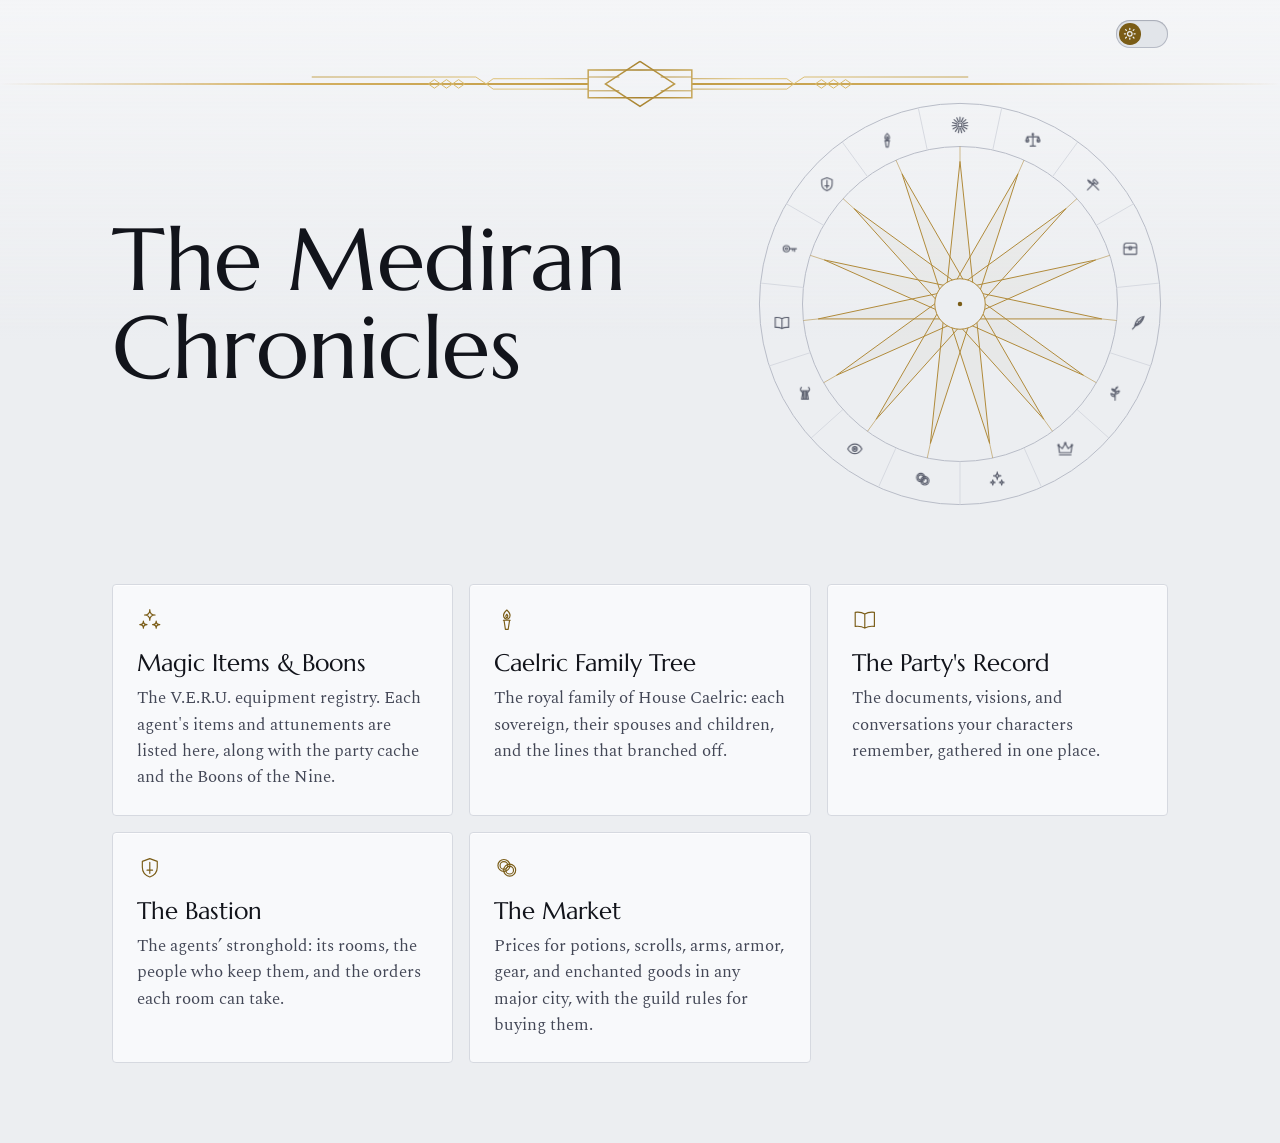
<file: index.html>
<!DOCTYPE html>
<html lang="en">
<head>
<meta charset="UTF-8">
<meta name="viewport" content="width=device-width, initial-scale=1, viewport-fit=cover">
<meta name="color-scheme" content="light dark">
<meta name="theme-color" content="#eceef1" media="(prefers-color-scheme: light)">
<meta name="theme-color" content="#08090f" media="(prefers-color-scheme: dark)">
<meta name="description" content="Reference pages for The Mediran Chronicles: magic items, the family tree of House Caelric, the party's record, the Bastion, and the Market.">
<title>The Mediran Chronicles</title>
<link rel="stylesheet" href="crown.css"><script src="crown.js" defer></script>
<script src="theme.js"></script>
<link rel="preconnect" href="https://fonts.googleapis.com">
<link rel="preconnect" href="https://fonts.gstatic.com" crossorigin>
<link rel="stylesheet" href="https://fonts.googleapis.com/css2?family=Lexend:wght@300..600&family=Marcellus&family=Spectral:ital,wght@0,400;0,500;0,600;1,400;1,600&display=swap">
<link rel="stylesheet" href="medir.css">
<style>
  .wrap {
    position: relative; z-index: 1;
    max-width: var(--page-w); margin: 0 auto;
    padding: 0 var(--pad-r) calc(5rem + env(safe-area-inset-bottom)) var(--pad-l);
  }

  /* ── Opening: the name beside the dial of the Fifteen ── */
  .hero {
    display: grid; align-items: center; gap: 1.5rem 3rem;
    grid-template-columns: 1fr;
    padding: clamp(1.25rem, 4vw, 2.5rem) 0 clamp(2.5rem, 6vw, 4.5rem);
  }
  @media (min-width: 60rem) { .hero { grid-template-columns: minmax(0, 1fr) minmax(0, 26rem); } }
  .hero h1 {
    margin: 0;
    font-family: var(--font-display); font-weight: 400;
    font-size: clamp(2.75rem, 1.4rem + 5.2vw, 5.5rem);
    line-height: 1; letter-spacing: -.005em; color: var(--text);
    text-wrap: balance;
  }

  .dial { width: 100%; max-width: 26rem; height: auto; margin-inline: auto; overflow: visible; }
  .dial .ring    { fill: none; stroke: var(--border-hi); stroke-width: 1; vector-effect: non-scaling-stroke; }
  .dial .divider { stroke: var(--border); stroke-width: 1; vector-effect: non-scaling-stroke; }
  .dial .ray     { stroke: var(--gold-line); stroke-width: 1; opacity: .55; vector-effect: non-scaling-stroke; }
  .dial .star    { fill: rgba(var(--gold-rgb), .035); stroke: var(--gold-line); stroke-width: 1; stroke-linejoin: miter;
                    vector-effect: non-scaling-stroke; animation: draw 1.6s cubic-bezier(.4,.1,.2,1) both; }
  .dial .hub-ring { fill: var(--bg); stroke: var(--gold-line); stroke-width: 1; vector-effect: non-scaling-stroke; }
  .dial .hub-dot { fill: var(--gold); }
  .dial .seg     { fill: transparent; transition: fill .2s; }
  .dial .sigil   { color: var(--text-ghost); }
  .dial .asc     { animation: rise .5s ease both; animation-delay: calc(.35s + var(--i) * 45ms); }
  @media (max-width: 39.99rem) { .dial { max-width: 17rem; } }
  @keyframes draw { from { stroke-dasharray: 1; stroke-dashoffset: 1; fill-opacity: 0; } to { stroke-dasharray: 1; stroke-dashoffset: 0; } }
  @keyframes rise { from { opacity: 0; } }

  /* ── Pages ── */
  .entries {
    list-style: none; margin: 0; padding: 0;
    display: grid; gap: 1rem;
    grid-template-columns: repeat(auto-fill, minmax(min(100%, 20rem), 1fr));
  }
  .entry {
    display: flex; flex-direction: column; height: 100%;
    padding: 1.4rem 1.5rem 1.5rem;
    background: var(--surface); border: 1px solid var(--border); border-radius: var(--r-card);
    box-shadow: inset 0 1px 0 var(--hi);
    color: inherit; text-decoration: none;
    transition: border-color .18s, background-color .18s;
  }
  .entry-mark {
    display: flex; margin-bottom: 1rem; color: var(--gold);
  }
  .entry-mark .sigil { width: 1.6rem; height: 1.6rem; }
  .entry h2 {
    margin: 0 0 .5rem;
    font-family: var(--font-display); font-weight: 400;
    font-size: 1.5rem; line-height: 1.18; color: var(--text);
  }
  .entry p { margin: 0; font-size: 1.0625rem; line-height: 1.55; color: var(--text-dim); }
  .entry:active { background: var(--surface-2); }
  @media (hover: hover) and (pointer: fine) {
    .entry:hover { border-color: var(--gold-line); background: var(--surface-2); }
  }
</style>
</head>
<body>
<nav class="medir-bar is-hub" aria-label="Site">
  <button class="medir-toggle" type="button" role="switch" aria-checked="false" aria-label="Dark mode"><span class="track" aria-hidden="true"><span class="knob"><svg class="i-sun" viewBox="0 0 24 24" fill="none" stroke="currentColor" stroke-width="2.2" stroke-linecap="round"><circle cx="12" cy="12" r="4"/><path d="M12 2.5v2M12 19.5v2M4.6 4.6l1.4 1.4M18 18l1.4 1.4M2.5 12h2M19.5 12h2M4.6 19.4 6 18M18 6l1.4-1.4"/></svg><svg class="i-moon" viewBox="0 0 24 24" fill="currentColor"><path d="M20 14.5A8 8 0 0 1 9.5 4a8 8 0 1 0 10.5 10.5Z"/></svg></span></span></button>
</nav>

<div class="wrap">
  <header class="hero">
    <div>
      <h1>The Mediran Chronicles</h1>
    </div>
    <svg class="dial" viewBox="-280 -280 560 560" role="img" aria-label="The Fifteen Ascendants"><circle class="ring" r="270"/><circle class="ring" r="212"/><path class="divider" d="M44.1 -207.4L56.2 -264.1M124.6 -171.5L158.7 -218.4M183.6 -106.0L233.8 -135.0M210.8 -22.2L268.5 -28.2M201.6 65.5L256.8 83.4M157.5 141.9L200.7 180.7M86.2 193.7L109.8 246.7M0.0 212.0L0.0 270.0M-86.2 193.7L-109.8 246.7M-157.5 141.9L-200.7 180.7M-201.6 65.5L-256.8 83.4M-210.8 -22.2L-268.5 -28.2M-183.6 -106.0L-233.8 -135.0M-124.6 -171.5L-158.7 -218.4M-44.1 -207.4L-56.2 -264.1"/><path class="star" pathLength="1" d="M0.0 -192.0L39.9 187.8L-78.1 -175.4L112.9 155.3L-142.7 -128.5L166.3 96.0L-182.6 -59.3L190.9 20.1L-190.9 20.1L182.6 -59.3L-166.3 96.0L142.7 -128.5L-112.9 155.3L78.1 -175.4L-39.9 187.8Z"/><path class="ray" d="M0.0 -192.0L0.0 -212.0M78.1 -175.4L86.2 -193.7M142.7 -128.5L157.5 -141.9M182.6 -59.3L201.6 -65.5M190.9 20.1L210.8 22.2M166.3 96.0L183.6 106.0M112.9 155.3L124.6 171.5M39.9 187.8L44.1 207.4M-39.9 187.8L-44.1 207.4M-112.9 155.3L-124.6 171.5M-166.3 96.0L-183.6 106.0M-190.9 20.1L-210.8 22.2M-182.6 -59.3L-201.6 -65.5M-142.7 -128.5L-157.5 -141.9M-78.1 -175.4L-86.2 -193.7"/><circle class="hub-ring" r="34"/><circle class="hub-dot" r="3"/><g class="asc" style="--i:0"><title>The Luminary: Religion, Inspiration, Light</title><svg class="sigil" x="-12.0" y="-253.0" width="24" height="24" viewBox="0 0 24 24" aria-hidden="true"><path d="M12.00 7.40L12.00 1.40M13.87 7.80L16.31 2.32M15.42 8.92L19.88 4.91M16.37 10.58L22.08 8.72M16.57 12.48L22.54 13.11M15.98 14.30L21.18 17.30M14.70 15.72L18.23 20.58M12.96 16.50L14.20 22.37M11.04 16.50L9.80 22.37M9.30 15.72L5.77 20.58M8.02 14.30L2.82 17.30M7.43 12.48L1.46 13.11M7.63 10.58L1.92 8.72M8.58 8.92L4.12 4.91M10.13 7.80L7.69 2.32"/><circle cx="12" cy="12" r="2.6"/></svg></g><g class="asc" style="--i:1"><title>The Arbiter: Law, Justice, Redemption</title><svg class="sigil" x="86.0" y="-232.2" width="24" height="24" viewBox="0 0 24 24" aria-hidden="true"><path d="M12 4.6v15M8.5 19.6h7M4.5 7h15M4.5 7l-2 5.2M4.5 7l2 5.2M19.5 7l-2 5.2M19.5 7l2 5.2M2.5 12.2h4a2 2 0 0 1-4 0zM17.5 12.2h4a2 2 0 0 1-4 0z"/><circle cx="12" cy="3.6" r="1"/></svg></g><g class="asc" style="--i:2"><title>The Artisan: Craft, Innovation, Ingenuity</title><svg class="sigil" x="167.1" y="-173.3" width="24" height="24" viewBox="0 0 24 24" aria-hidden="true"><path d="M4.5 19.5 14.15 9.87M13.79 5.27l4.95 4.95-2.12 2.12-4.95-4.95z"/><path d="M19.5 19.5 11.2 11.2M11.2 11.2l-1.6-1.6M9.6 9.6C8.4 8.3 7 7.1 5 6.2c.9 2 2.1 3.4 3.4 4.6z"/><path d="M12.1 10.3l-1.8 1.8" /></svg></g><g class="asc" style="--i:3"><title>The Collector: Wealth, Preservation, Ambition</title><svg class="sigil" x="217.2" y="-86.5" width="24" height="24" viewBox="0 0 24 24" aria-hidden="true"><path d="M3.5 10.5V8a3.5 3.5 0 0 1 3.5-3.5h10A3.5 3.5 0 0 1 20.5 8v2.5"/><rect x="3.5" y="10.5" width="17" height="9" rx=".8"/><rect x="10.4" y="9.2" width="3.2" height="3.8" rx=".5"/></svg></g><g class="asc" style="--i:4"><title>The Diplomat: Diplomacy, Persuasion, Influence</title><svg class="sigil" x="227.7" y="13.2" width="24" height="24" viewBox="0 0 24 24" aria-hidden="true"><path d="M20 3.5C12.8 4.6 8.4 10 7.3 16.8c5.4-1.5 10.6-5.9 12.7-13.3zM20 3.5 4.5 20.5M9.5 13.6l3.2.4M11.6 10.2l3 .3"/></svg></g><g class="asc" style="--i:5"><title>The Healer: Medicine, Compassion, Sanctuary</title><svg class="sigil" x="196.7" y="108.5" width="24" height="24" viewBox="0 0 24 24" aria-hidden="true"><path d="M12 21c0-5.5.2-10.6.6-15M12 16.2c-3 0-5.1-1.5-5.6-4.1 3 0 5.1 1.5 5.6 4.1zM12.2 12.6c3 0 5.1-1.5 5.6-4.1-3 0-5.1 1.5-5.6 4.1zM12.3 9.2c-2.5 0-4.2-1.3-4.7-3.4 2.5 0 4.2 1.3 4.7 3.4zM12.6 6c1.6-.4 2.6-1.6 2.9-3.2-1.6.4-2.6 1.6-2.9 3.2z"/></svg></g><g class="asc" style="--i:6"><title>The King: Rulership, Authority, Oaths</title><svg class="sigil" x="129.6" y="183.0" width="24" height="24" viewBox="0 0 24 24" aria-hidden="true"><path d="M4.2 17.2 3 7.6l5 4 4-7 4 7 5-4-1.2 9.6zM4.2 20.2h15.6"/><circle cx="12" cy="4.2" r=".9"/><circle cx="3" cy="7.2" r=".9"/><circle cx="21" cy="7.2" r=".9"/></svg></g><g class="asc" style="--i:7"><title>The Magus: Arcana, Chaos, Balance</title><svg class="sigil" x="38.1" y="223.7" width="24" height="24" viewBox="0 0 24 24" aria-hidden="true"><path d="M12,2.5Q12,7.5 17,7.5Q12,7.5 12,12.5Q12,7.5 7,7.5Q12,7.5 12,2.5ZM6,13.1Q6,16.5 9.4,16.5Q6,16.5 6,19.9Q6,16.5 2.6,16.5Q6,16.5 6,13.1ZM18,13.1Q18,16.5 21.4,16.5Q18,16.5 18,19.9Q18,16.5 14.6,16.5Q18,16.5 18,13.1Z"/></svg></g><g class="asc" style="--i:8"><title>The Merchant: Commerce, Prosperity, Travel</title><svg class="sigil" x="-62.1" y="223.7" width="24" height="24" viewBox="0 0 24 24" aria-hidden="true"><circle cx="9.3" cy="9.8" r="5.6"/><circle cx="9.3" cy="9.8" r="3.6"/><circle cx="14.7" cy="14.2" r="5.6"/><circle cx="14.7" cy="14.2" r="3.6"/></svg></g><g class="asc" style="--i:9"><title>The Oracle: Prophecy, Insight, Fate</title><svg class="sigil" x="-153.6" y="183.0" width="24" height="24" viewBox="0 0 24 24" aria-hidden="true"><path d="M2.5 12c2.5-4.4 5.8-6.4 9.5-6.4s7 2 9.5 6.4c-2.5 4.4-5.8 6.4-9.5 6.4S5 16.4 2.5 12z"/><circle cx="12" cy="12" r="3.2"/><circle cx="12" cy="12" r="1" class="fill"/></svg></g><g class="asc" style="--i:10"><title>The Reveler: Festivals, Indulgence, Luck</title><svg class="sigil" x="-220.7" y="108.5" width="24" height="24" viewBox="0 0 24 24" aria-hidden="true"><path d="M7.2 3.6C5.2 5.6 5.6 8 7.6 9.4c1.5 1.1 1.6 2.9.7 5.4L7.4 19.6h9.2l-.9-4.8c-.9-2.5-.8-4.3.7-5.4 2-1.4 2.4-3.8.4-5.8M7.4 8.2h9.2M10 8.2v11.4M12 8.2v11.4M14 8.2v11.4"/></svg></g><g class="asc" style="--i:11"><title>The Scholar: Knowledge, Education, Logic</title><svg class="sigil" x="-251.7" y="13.2" width="24" height="24" viewBox="0 0 24 24" aria-hidden="true"><path d="M12 6.6C9.6 5.1 6.6 4.6 3 5v13.2c3.6-.4 6.6.1 9 1.6 2.4-1.5 5.4-2 9-1.6V5c-3.6-.4-6.6.1-9 1.6zM12 6.6v13.2"/></svg></g><g class="asc" style="--i:12"><title>The Seeker: Secrets, Curiosity, Shadows</title><svg class="sigil" x="-241.2" y="-86.5" width="24" height="24" viewBox="0 0 24 24" aria-hidden="true"><circle cx="7.4" cy="12" r="4.2"/><circle cx="7.4" cy="12" r="1.5"/><path d="M11.6 12h9.4M18.4 12v3.6M15.8 12v2.6"/></svg></g><g class="asc" style="--i:13"><title>The Tactician: War, Strategy, Discipline</title><svg class="sigil" x="-191.1" y="-173.3" width="24" height="24" viewBox="0 0 24 24" aria-hidden="true"><path d="M12 3.4 5 6v5.6c0 4.4 2.9 7.7 7 9 4.1-1.3 7-4.6 7-9V6z"/><path d="M12 6.8v10.4M9.4 14.2h5.2"/></svg></g><g class="asc" style="--i:14"><title>The Torchbearer: Civilization, Hope, Ambition</title><svg class="sigil" x="-110.0" y="-232.2" width="24" height="24" viewBox="0 0 24 24" aria-hidden="true"><path d="M9.4 12.4h5.2l-1.3 8.6h-2.6zM8.8 12.4h6.4"/><path d="M12 2.8c2.6 2.4 3.7 4.6 2.7 6.7-.6 1.2-1.6 1.8-2.7 1.8s-2.1-.6-2.7-1.8C8.3 7.4 9.4 5.2 12 2.8z"/><path d="M12 6.8c.9.9 1.2 1.8.8 2.6-.2.4-.5.6-.8.6s-.6-.2-.8-.6c-.4-.8-.1-1.7.8-2.6z"/></svg></g></svg>
  </header>

  <main>
    <ul class="entries">
      <li>
        <a class="entry" href="magic-items.html">
          <span class="entry-mark"><svg class="sigil" viewBox="0 0 24 24" aria-hidden="true"><path d="M12,2.5Q12,7.5 17,7.5Q12,7.5 12,12.5Q12,7.5 7,7.5Q12,7.5 12,2.5ZM6,13.1Q6,16.5 9.4,16.5Q6,16.5 6,19.9Q6,16.5 2.6,16.5Q6,16.5 6,13.1ZM18,13.1Q18,16.5 21.4,16.5Q18,16.5 18,19.9Q18,16.5 14.6,16.5Q18,16.5 18,13.1Z"/></svg></span>
          <h2>Magic Items &amp; Boons</h2>
          <p>The V.E.R.U. equipment registry. Each agent's items and attunements are listed here, along with the party cache and the Boons of the Nine.</p>
        </a>
      </li>
      <li>
        <a class="entry" href="caelric-tree.html">
          <span class="entry-mark"><svg class="sigil" viewBox="0 0 24 24" aria-hidden="true"><path d="M9.4 12.4h5.2l-1.3 8.6h-2.6zM8.8 12.4h6.4"/><path d="M12 2.8c2.6 2.4 3.7 4.6 2.7 6.7-.6 1.2-1.6 1.8-2.7 1.8s-2.1-.6-2.7-1.8C8.3 7.4 9.4 5.2 12 2.8z"/><path d="M12 6.8c.9.9 1.2 1.8.8 2.6-.2.4-.5.6-.8.6s-.6-.2-.8-.6c-.4-.8-.1-1.7.8-2.6z"/></svg></span>
          <h2>Caelric Family Tree</h2>
          <p>The royal family of House Caelric: each sovereign, their spouses and children, and the lines that branched off.</p>
        </a>
      </li>
      <li>
        <a class="entry" href="party-record.html">
          <span class="entry-mark"><svg class="sigil" viewBox="0 0 24 24" aria-hidden="true"><path d="M12 6.6C9.6 5.1 6.6 4.6 3 5v13.2c3.6-.4 6.6.1 9 1.6 2.4-1.5 5.4-2 9-1.6V5c-3.6-.4-6.6.1-9 1.6zM12 6.6v13.2"/></svg></span>
          <h2>The Party's Record</h2>
          <p>The documents, visions, and conversations your characters remember, gathered in one place.</p>
        </a>
      </li>
      <li>
        <a class="entry" href="bastion.html">
          <span class="entry-mark"><svg class="sigil" viewBox="0 0 24 24" aria-hidden="true"><path d="M12 3.4 5 6v5.6c0 4.4 2.9 7.7 7 9 4.1-1.3 7-4.6 7-9V6z"/><path d="M12 6.8v10.4M9.4 14.2h5.2"/></svg></span>
          <h2>The Bastion</h2>
          <p>The agents&rsquo; stronghold: its rooms, the people who keep them, and the orders each room can take.</p>
        </a>
      </li>
      <li>
        <a class="entry" href="market.html">
          <span class="entry-mark"><svg class="sigil" viewBox="0 0 24 24" aria-hidden="true"><circle cx="9.3" cy="9.8" r="5.6"/><circle cx="9.3" cy="9.8" r="3.6"/><circle cx="14.7" cy="14.2" r="5.6"/><circle cx="14.7" cy="14.2" r="3.6"/></svg></span>
          <h2>The Market</h2>
          <p>Prices for potions, scrolls, arms, armor, gear, and enchanted goods in any major city, with the guild rules for buying them.</p>
        </a>
      </li>
    </ul>
  </main>
</div>
</body>
</html>
</file>
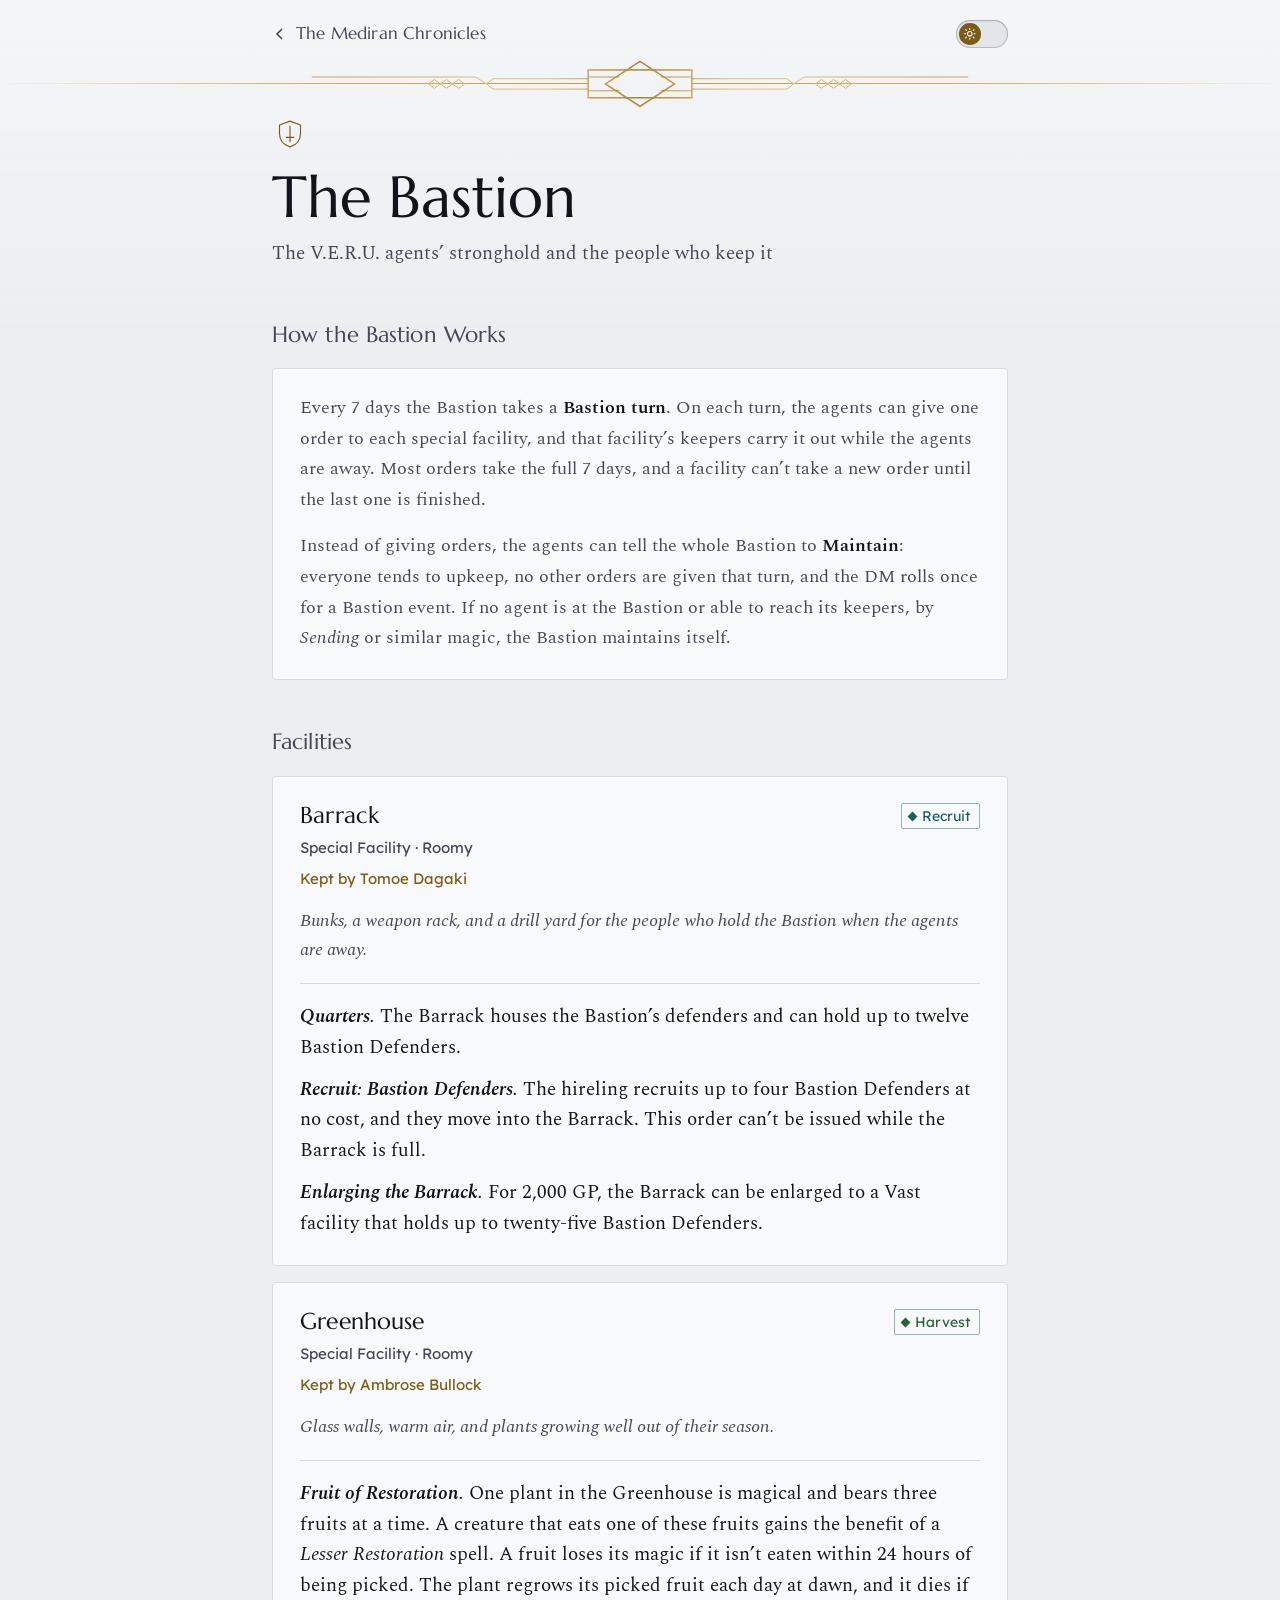
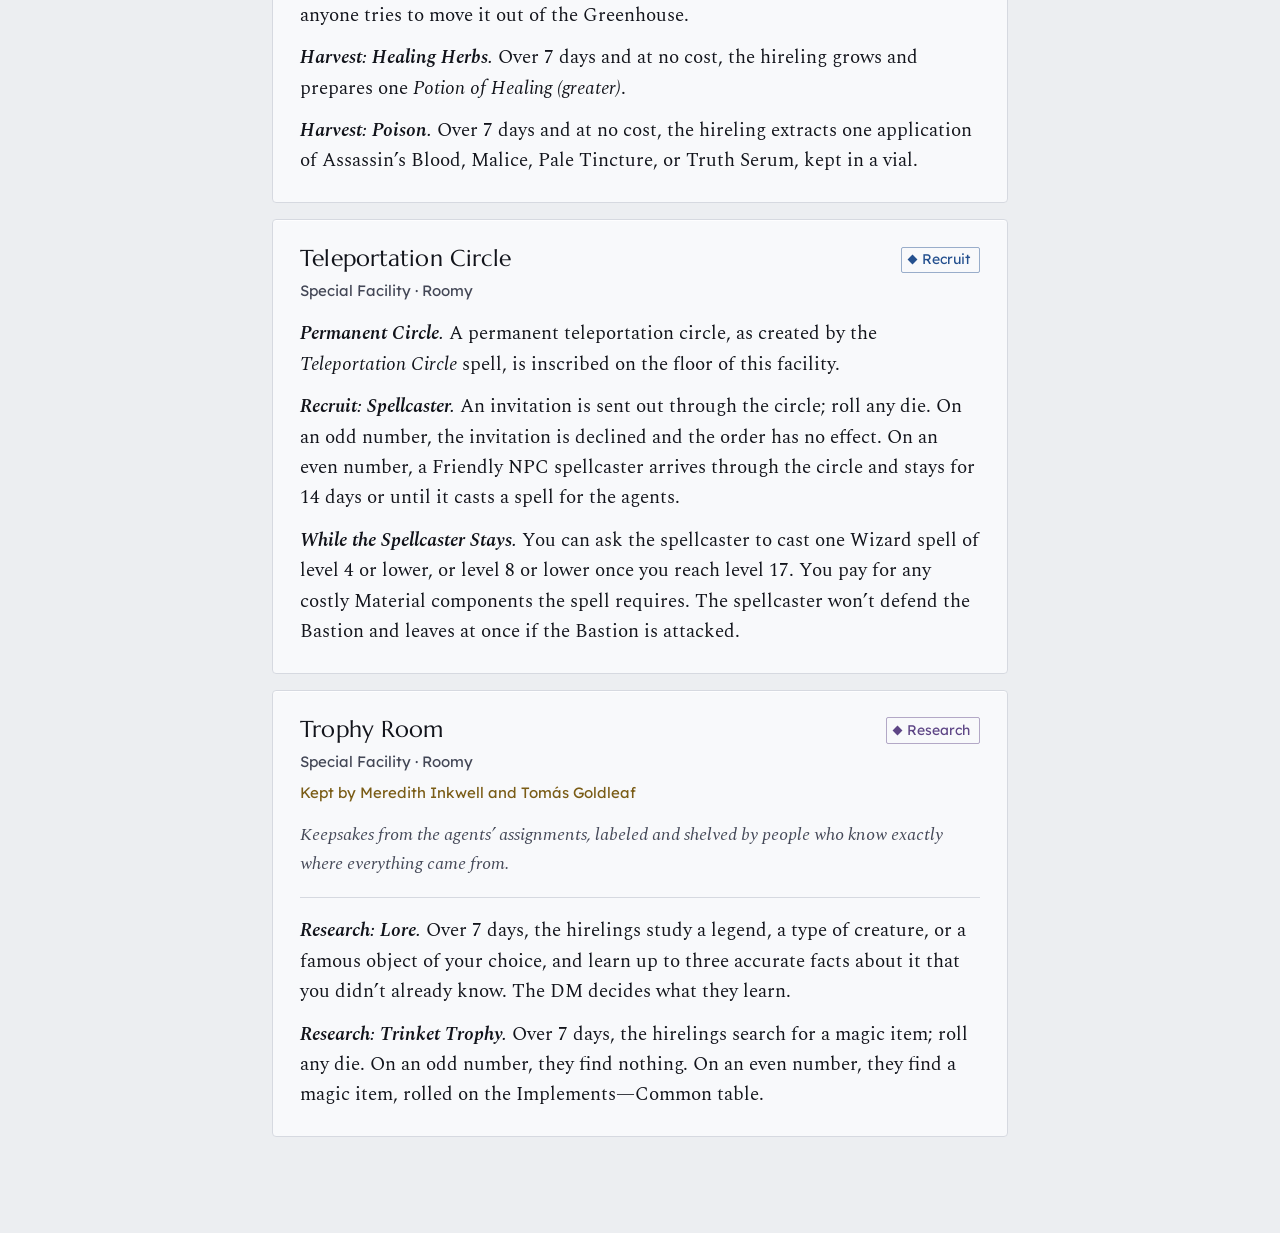
<file: bastion.html>
<!DOCTYPE html>
<html lang="en">
<head>
<meta charset="UTF-8">
<meta name="viewport" content="width=device-width, initial-scale=1, viewport-fit=cover">
<meta name="color-scheme" content="light dark">
<meta name="theme-color" content="#eceef1" media="(prefers-color-scheme: light)">
<meta name="theme-color" content="#08090f" media="(prefers-color-scheme: dark)">
<meta name="description" content="The V.E.R.U. Bastion: its rooms, who keeps each one, and the orders the agents can give.">
<title>The Bastion – The Mediran Chronicles</title>
<link rel="stylesheet" href="crown.css"><script src="crown.js" defer></script>
<script src="theme.js"></script>
<link rel="preconnect" href="https://fonts.googleapis.com">
<link rel="preconnect" href="https://fonts.gstatic.com" crossorigin>
<link rel="stylesheet" href="https://fonts.googleapis.com/css2?family=Lexend:wght@300..600&family=Marcellus&family=Spectral:ital,wght@0,400;0,500;0,600;1,400;1,600&display=swap">
<link rel="stylesheet" href="medir.css">
<style>
  .wrap {
    position: relative; z-index: 1;
    max-width: var(--page-w); margin: 0 auto;
    padding: 0 var(--pad-r) calc(5rem + env(safe-area-inset-bottom)) var(--pad-l);
  }

  /* ── Group headings (Items, Boons) ── */
  .section-label { margin: 2.75rem 0 1rem; }
  .section-label span {
    font-family: var(--font-display); font-size: 1.375rem; font-weight: 400;
    letter-spacing: .005em; color: var(--text-dim); text-shadow: var(--carve);
  }

  /* ── Item slabs ── */
  .card, .boon-card, .lore {
    margin-bottom: 1rem; padding: 1.5rem 1.7rem 1.6rem;
    background: var(--slab-fill); border: 1px solid var(--slab-edge); border-radius: var(--r-card);
    box-shadow: var(--slab-shadow);
  }
  .boon-card    { --tc: var(--by); }
  .boon-card.t2 { --tc: var(--bo); }
  .boon-card.t3 { --tc: var(--br); }

  .card-top { display: flex; align-items: flex-start; justify-content: space-between; gap: .5rem 1rem; flex-wrap: wrap; }
  .card-name {
    font-family: var(--font-display); font-weight: 400;
    font-size: 1.4375rem; line-height: 1.22; letter-spacing: .005em; color: var(--text);
  }
  .card-sub { margin-top: .2rem; font-size: 1.0625rem; font-style: italic; color: var(--text-ghost); }
  .card-sub .kanji { margin-left: .45em; color: var(--text-ghost); }
  .card-badges { display: flex; align-items: center; gap: .4rem; flex-wrap: wrap; padding-top: .15rem; }
  .card-type { margin: .4rem 0 1rem; font-family: var(--font-ui); font-size: .9375rem; color: var(--text-dim); }

  .flavor {
    margin-bottom: 1.15rem; padding-bottom: 1.15rem; max-width: 44rem;
    border-bottom: 1px solid var(--groove-dark); box-shadow: 0 1px 0 var(--groove-light);
    font-size: 1.125rem; font-style: italic; line-height: 1.6; color: var(--text-dim);
  }
  .props { display: flex; flex-direction: column; gap: .75rem; }
  .prop { max-width: 46rem; font-size: 1.1875rem; line-height: 1.6; color: var(--text); }
  /* run-in property names, set the way the 2024 rulebooks set them */
  .prop-name { font-weight: 600; font-style: italic; color: var(--char-color, var(--text)); }
  .boon-desc { margin: .7rem 0 1rem; max-width: 44rem; font-size: 1.125rem; font-style: italic; line-height: 1.6; color: var(--text-dim); }
  .sub-list {
    list-style: none; margin: .65rem 0 .1rem; padding: .8rem 1rem .85rem 1.1rem;
    display: flex; flex-direction: column; gap: .55rem;
    background: var(--well-fill); border-radius: var(--r-ctl); box-shadow: var(--well-shadow);
  }
  .sub-list li { font-size: 1.125rem; line-height: 1.6; }
  .sub-name { font-weight: 600; font-style: italic; color: var(--text-dim); }
  .lore p { margin: 0 0 1rem; font-size: 1.125rem; line-height: 1.7; color: var(--text-dim); }
  .lore p:last-child { margin-bottom: 0; }

  @media (max-width: 37.5rem) {
    .card, .boon-card, .lore { padding: 1.2rem 1.15rem 1.3rem; }
    .card-name { font-size: 1.3125rem; }
    .prop { font-size: 1.125rem; }
    .char-header { align-items: flex-start; }
  }

  .keeper { margin: -.55rem 0 1rem; font-family: var(--font-ui); font-size: .9375rem; color: var(--gold); }
  .lore strong { font-weight: 600; color: var(--text); }
</style>
</head>
<body style="--page-w:52rem">
<nav class="medir-bar" aria-label="Site">
  <a class="medir-home" href="index.html"><svg viewBox="0 0 16 16" fill="none" stroke="currentColor" stroke-width="1.6" aria-hidden="true"><path d="M10 3 5 8l5 5"/></svg>The Mediran Chronicles</a>
  <button class="medir-toggle" type="button" role="switch" aria-checked="false" aria-label="Dark mode"><span class="track" aria-hidden="true"><span class="knob"><svg class="i-sun" viewBox="0 0 24 24" fill="none" stroke="currentColor" stroke-width="2" stroke-linecap="round"><circle cx="12" cy="12" r="4"/><path d="M12 2.5v2M12 19.5v2M4.6 4.6l1.4 1.4M18 18l1.4 1.4M2.5 12h2M19.5 12h2M4.6 19.4 6 18M18 6l1.4-1.4"/></svg><svg class="i-moon" viewBox="0 0 24 24" fill="currentColor"><path d="M20 14.5A8 8 0 0 1 9.5 4a8 8 0 1 0 10.5 10.5Z"/></svg></span></span></button>
</nav>
<div class="wrap">

  <header class="page-head">
    <div class="page-mark"><svg class="sigil" viewBox="0 0 24 24" role="img" aria-label="The Tactician: War, Strategy, Discipline"><title>The Tactician: War, Strategy, Discipline</title><path d="M12 3.4 5 6v5.6c0 4.4 2.9 7.7 7 9 4.1-1.3 7-4.6 7-9V6z"/><path d="M12 6.8v10.4M9.4 14.2h5.2"/></svg></div>
    <h1 class="page-title">The Bastion</h1>
    <p class="page-sub">The V.E.R.U. agents&rsquo; stronghold and the people who keep it</p>
  </header>

  <main>
    <div class="section-label"><span>How the Bastion Works</span></div>
    <div class="lore">
      <p>Every 7 days the Bastion takes a <strong>Bastion turn</strong>. On each turn, the agents can give one order to each special facility, and that facility&rsquo;s keepers carry it out while the agents are away. Most orders take the full 7 days, and a facility can&rsquo;t take a new order until the last one is finished.</p>
      <p>Instead of giving orders, the agents can tell the whole Bastion to <strong>Maintain</strong>: everyone tends to upkeep, no other orders are given that turn, and the DM rolls once for a Bastion event. If no agent is at the Bastion or able to reach its keepers, by <em>Sending</em> or similar magic, the Bastion maintains itself.</p>
    </div>

    <div class="section-label"><span>Facilities</span></div>
    <div class="card">
      <div class="card-top"><div class="card-name">Barrack</div><div class="card-badges"><span class="badge at">Recruit</span></div></div>
      <div class="card-type">Special Facility &middot; Roomy</div><div class="keeper">Kept by Tomoe Dagaki</div>
      <div class="flavor">Bunks, a weapon rack, and a drill yard for the people who hold the Bastion when the agents are away.</div>
      <div class="props">
        <div class="prop"><span class="prop-name">Quarters.</span> The Barrack houses the Bastion&rsquo;s defenders and can hold up to twelve Bastion Defenders.</div>
        <div class="prop"><span class="prop-name">Recruit: Bastion Defenders.</span> The hireling recruits up to four Bastion Defenders at no cost, and they move into the Barrack. This order can&rsquo;t be issued while the Barrack is full.</div>
        <div class="prop"><span class="prop-name">Enlarging the Barrack.</span> For 2,000 GP, the Barrack can be enlarged to a Vast facility that holds up to twenty-five Bastion Defenders.</div>
      </div>
    </div>
    <div class="card">
      <div class="card-top"><div class="card-name">Greenhouse</div><div class="card-badges"><span class="badge uc">Harvest</span></div></div>
      <div class="card-type">Special Facility &middot; Roomy</div><div class="keeper">Kept by Ambrose Bullock</div>
      <div class="flavor">Glass walls, warm air, and plants growing well out of their season.</div>
      <div class="props">
        <div class="prop"><span class="prop-name">Fruit of Restoration.</span> One plant in the Greenhouse is magical and bears three fruits at a time. A creature that eats one of these fruits gains the benefit of a <em>Lesser Restoration</em> spell. A fruit loses its magic if it isn&rsquo;t eaten within 24 hours of being picked. The plant regrows its picked fruit each day at dawn, and it dies if anyone tries to move it out of the Greenhouse.</div>
        <div class="prop"><span class="prop-name">Harvest: Healing Herbs.</span> Over 7 days and at no cost, the hireling grows and prepares one <em>Potion of Healing (greater)</em>.</div>
        <div class="prop"><span class="prop-name">Harvest: Poison.</span> Over 7 days and at no cost, the hireling extracts one application of Assassin&rsquo;s Blood, Malice, Pale Tincture, or Truth Serum, kept in a vial.</div>
      </div>
    </div>
    <div class="card">
      <div class="card-top"><div class="card-name">Teleportation Circle</div><div class="card-badges"><span class="badge ra">Recruit</span></div></div>
      <div class="card-type">Special Facility &middot; Roomy</div>
      <div class="props">
        <div class="prop"><span class="prop-name">Permanent Circle.</span> A permanent teleportation circle, as created by the <em>Teleportation Circle</em> spell, is inscribed on the floor of this facility.</div>
        <div class="prop"><span class="prop-name">Recruit: Spellcaster.</span> An invitation is sent out through the circle; roll any die. On an odd number, the invitation is declined and the order has no effect. On an even number, a Friendly NPC spellcaster arrives through the circle and stays for 14 days or until it casts a spell for the agents.</div>
        <div class="prop"><span class="prop-name">While the Spellcaster Stays.</span> You can ask the spellcaster to cast one Wizard spell of level 4 or lower, or level 8 or lower once you reach level 17. You pay for any costly Material components the spell requires. The spellcaster won&rsquo;t defend the Bastion and leaves at once if the Bastion is attacked.</div>
      </div>
    </div>
    <div class="card">
      <div class="card-top"><div class="card-name">Trophy Room</div><div class="card-badges"><span class="badge vr">Research</span></div></div>
      <div class="card-type">Special Facility &middot; Roomy</div><div class="keeper">Kept by Meredith Inkwell and Tom&aacute;s Goldleaf</div>
      <div class="flavor">Keepsakes from the agents&rsquo; assignments, labeled and shelved by people who know exactly where everything came from.</div>
      <div class="props">
        <div class="prop"><span class="prop-name">Research: Lore.</span> Over 7 days, the hirelings study a legend, a type of creature, or a famous object of your choice, and learn up to three accurate facts about it that you didn&rsquo;t already know. The DM decides what they learn.</div>
        <div class="prop"><span class="prop-name">Research: Trinket Trophy.</span> Over 7 days, the hirelings search for a magic item; roll any die. On an odd number, they find nothing. On an even number, they find a magic item, rolled on the Implements&mdash;Common table.</div>
      </div>
    </div>
  </main>
</div>
</body>
</html>
</file>
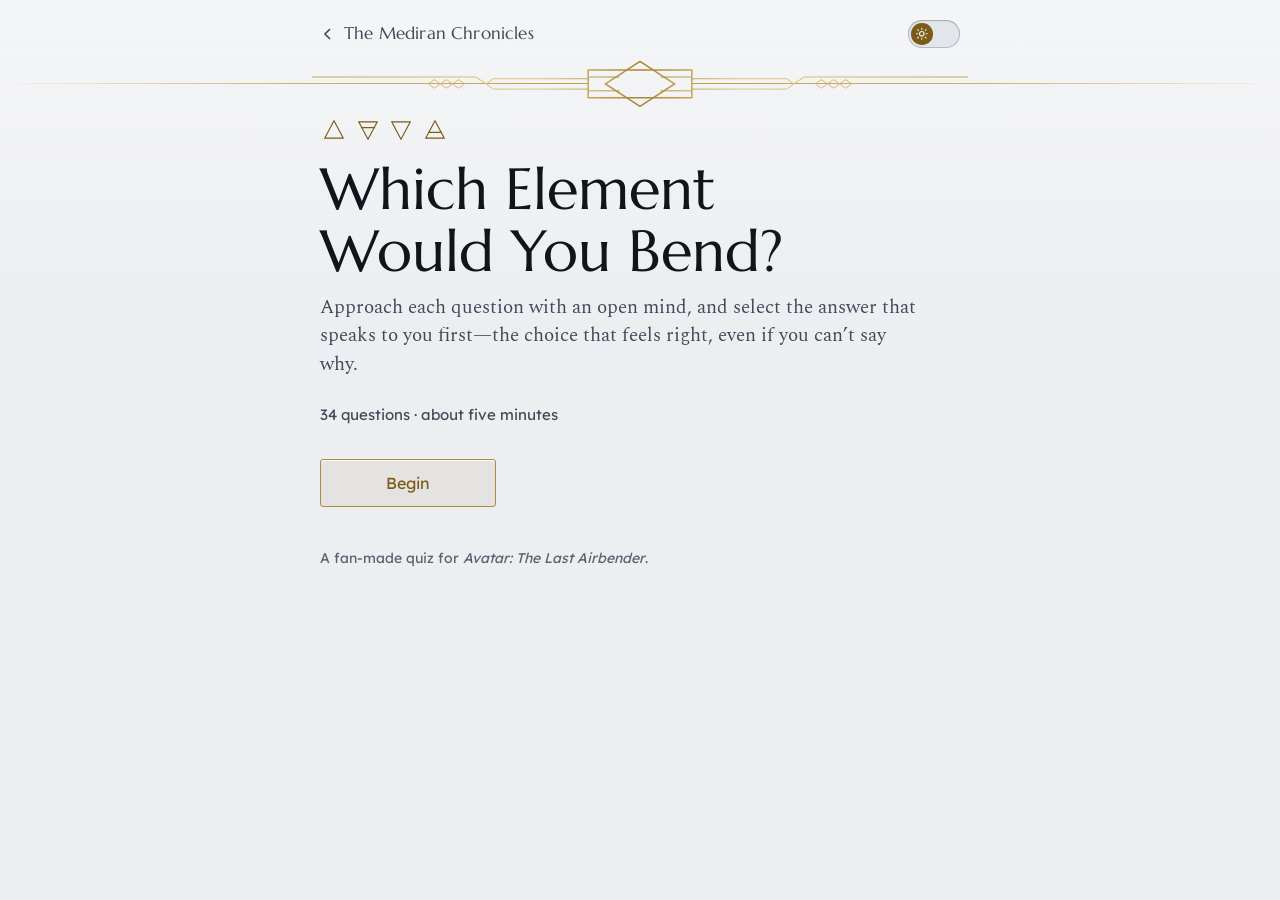
<file: bending-quiz.html>
<!DOCTYPE html>
<html lang="en">
<head>
<meta charset="UTF-8">
<meta name="viewport" content="width=device-width, initial-scale=1, viewport-fit=cover">
<meta name="color-scheme" content="light dark">
<meta name="theme-color" content="#eceef1" media="(prefers-color-scheme: light)">
<meta name="theme-color" content="#08090f" media="(prefers-color-scheme: dark)">
<meta name="description" content="Thirty-four questions to find the element you would bend, and the one you would take longest to learn.">
<title>Which Element Would You Bend? – The Mediran Chronicles</title>
<link rel="stylesheet" href="crown.css"><script src="crown.js" defer></script>
<script src="theme.js"></script>
<link rel="preconnect" href="https://fonts.googleapis.com">
<link rel="preconnect" href="https://fonts.gstatic.com" crossorigin>
<link rel="stylesheet" href="https://fonts.googleapis.com/css2?family=Lexend:wght@300..600&family=Marcellus&family=Spectral:ital,wght@0,400;0,500;0,600;1,400;1,600&display=swap">
<link rel="stylesheet" href="medir.css">
<style>
  .wrap {
    position: relative; z-index: 1;
    max-width: var(--page-w); margin: 0 auto;
    padding: 0 var(--pad-r) calc(5rem + env(safe-area-inset-bottom)) var(--pad-l);
  }
  .screen[hidden] { display: none; }
  .screen { animation: screen-in .28s ease both; }
  @keyframes screen-in { from { opacity: 0; transform: translateY(6px); } }

  /* the four marks: the old alchemists' triangles, drawn as engraved lines */
  .page-mark .sigil { width: 1.75rem; height: 1.75rem; }
  .page-mark { gap: .35rem; }

  .note { margin: 1.5rem 0 0; font-family: var(--font-ui); font-size: .9375rem; color: var(--text-dim); }
  .fine { margin: 2.5rem 0 0; font-family: var(--font-ui); font-size: .875rem; color: var(--text-ghost); }

  /* ── Buttons ── */
  .btn {
    display: inline-flex; align-items: center; justify-content: center; gap: .5rem;
    min-height: 48px; padding: .65rem 1.4rem;
    font-family: var(--font-ui); font-size: 1rem; font-weight: 400; line-height: 1.2;
    color: var(--text); background: var(--btn-fill);
    border: 1px solid var(--border-hi); border-radius: var(--r-ctl); box-shadow: var(--btn-shadow);
    transition: border-color .18s, background-color .18s, color .18s;
  }
  .btn.primary { color: var(--on-gold); background: var(--gold-fill); border-color: var(--gold-edge); }
  .btn.quiet { color: var(--text-dim); background: none; border-color: transparent; box-shadow: none; padding-inline: .6rem; }
  .btn:active { box-shadow: var(--btn-press); }
  .btn[disabled] { visibility: hidden; }
  .btn svg { width: 1rem; height: 1rem; flex-shrink: 0; }
  @media (hover: hover) and (pointer: fine) {
    .btn:hover { border-color: var(--gold-line); }
    .btn.quiet:hover { color: var(--text); border-color: transparent; }
  }
  .begin { margin-top: 2rem; min-width: 11rem; }

  /* ── A question ── */
  .q-top {
    display: flex; align-items: center; justify-content: space-between; gap: 1rem;
    margin-top: clamp(1.25rem, 4vw, 2.5rem);
  }
  .q-top .btn.quiet { margin-left: -.6rem; }
  .q-count { font-family: var(--font-ui); font-size: .9375rem; color: var(--text-dim); font-variant-numeric: tabular-nums; }
  .q-bar { height: 2px; margin-top: .5rem; background: var(--border); }
  .q-bar i { display: block; height: 100%; width: 0; background: var(--gold-line); transition: width .35s cubic-bezier(.3,.7,.2,1); }

  .q-body { animation: screen-in .26s ease both; }
  .q-text {
    margin: clamp(2rem, 7vw, 4rem) 0 clamp(1.5rem, 4vw, 2.25rem);
    font-family: var(--font-display); font-weight: 400;
    font-size: clamp(1.75rem, 1.25rem + 2.2vw, 2.75rem);
    line-height: 1.16; color: var(--text);
    text-wrap: balance;
  }
  .q-text:focus, .page-title:focus { outline: none; }
  .answers { list-style: none; margin: 0; padding: 0; display: grid; gap: .75rem; }
  .answer {
    display: block; width: 100%; min-height: 3.75rem; padding: 1.05rem 1.3rem;
    text-align: left; font-family: var(--font-text); font-size: 1.1875rem; line-height: 1.4;
    color: var(--text); background: var(--slab-fill);
    border: 1px solid var(--slab-edge); border-radius: var(--r-card); box-shadow: var(--slab-shadow);
    transition: border-color .15s, background-color .15s;
  }
  .answer:active { background: var(--surface-2); }
  .answer.is-picked { background: var(--gold-fill); border-color: var(--gold-edge); }
  @media (hover: hover) and (pointer: fine) {
    .answer:hover { border-color: var(--gold-line); background: var(--surface-2); }
    .answer.is-picked:hover { background: var(--gold-fill); }
  }

  /* ── A reading ── */
  .el-F { --ec: var(--br); }
  .el-E { --ec: var(--uc); }
  .el-W { --ec: var(--ra); }
  .el-A { --ec: var(--by); }

  .reading {
    margin-bottom: 1rem; padding: 1.5rem 1.7rem 1.65rem;
    background: var(--slab-fill); border: 1px solid var(--slab-edge); border-radius: var(--r-card);
    box-shadow: var(--slab-shadow);
  }
  .reading-kind { font-family: var(--font-ui); font-size: .9375rem; color: var(--text-dim); }
  .reading-kind b { font-weight: 500; color: var(--text); }
  .reading-head { display: flex; align-items: center; gap: 1rem; margin: 1rem 0 .3rem; }
  .reading-head .sigil { width: 3rem; height: 3rem; color: var(--ec); }
  .reading-name {
    margin: 0; font-family: var(--font-display); font-weight: 400;
    font-size: clamp(2rem, 1.5rem + 2vw, 2.75rem); line-height: 1.05; color: var(--text);
  }
  .reading-tags { margin: 0; font-family: var(--font-ui); font-size: .9375rem; color: var(--ec); }
  .reading-text {
    margin: 1.1rem 0 0; padding-top: 1.1rem; max-width: 42rem;
    border-top: 1px solid var(--groove-dark);
    font-size: 1.1875rem; line-height: 1.6; color: var(--text);
  }

  .section-label { margin: 2.75rem 0 1rem; }
  .section-label span {
    font-family: var(--font-display); font-size: 1.375rem; font-weight: 400;
    letter-spacing: .005em; color: var(--text-dim);
  }

  /* the balance: four bars either side of a centre line, no numbers */
  .balance {
    display: grid; gap: .85rem; padding: 1.4rem 1.7rem 1.5rem;
    background: var(--slab-fill); border: 1px solid var(--slab-edge); border-radius: var(--r-card);
    box-shadow: var(--slab-shadow);
  }
  .bal-row { display: grid; grid-template-columns: 4.25rem 1fr; align-items: center; gap: 1rem; }
  .bal-name { font-family: var(--font-ui); font-size: .9375rem; color: var(--text-dim); }
  .bal-track { position: relative; height: 1.5rem; }
  .bal-track::before { content: ''; position: absolute; left: 0; right: 0; top: 50%; height: 1px; background: var(--border); }
  .bal-track::after  { content: ''; position: absolute; left: 50%; top: 0; bottom: 0; width: 1px; background: var(--line); }
  .bal-bar {
    position: absolute; top: 50%; height: .5rem; margin-top: -.25rem;
    background: var(--ec); border-radius: 1px;
    transform-origin: var(--from) center; animation: bal-grow .6s cubic-bezier(.3,.7,.2,1) .15s both;
  }
  @keyframes bal-grow { from { transform: scaleX(0); } }
  .bal-ends {
    display: grid; grid-template-columns: 4.25rem 1fr; gap: 1rem;
    font-family: var(--font-ui); font-size: .875rem; color: var(--text-ghost);
  }
  .bal-ends div { display: flex; justify-content: space-between; }

  /* share */
  .share {
    display: flex; align-items: flex-start; justify-content: space-between; gap: 1rem; flex-wrap: wrap;
    padding: 1.1rem 1.2rem 1.15rem 1.3rem;
    background: var(--well-fill); border-radius: var(--r-ctl); box-shadow: var(--well-shadow);
  }
  .share pre {
    flex: 1 1 16rem; margin: 0; white-space: pre-wrap;
    font-family: var(--font-ui); font-size: .9375rem; line-height: 1.6; color: var(--text-dim);
  }
  .actions { display: flex; align-items: center; gap: .75rem; flex-wrap: wrap; margin-top: 2rem; }

  .every-intro { margin: 0 0 1rem; max-width: 40rem; font-size: 1.125rem; line-height: 1.55; color: var(--text-dim); }

  @media (max-width: 37.5rem) {
    .reading { padding: 1.25rem 1.15rem 1.35rem; }
    .balance { padding: 1.2rem 1.15rem 1.25rem; }
    .reading-head .sigil { width: 2.5rem; height: 2.5rem; }
    .answer { padding: 1rem 1.1rem; }
  }
  @media print { .actions, .share .btn { display: none; } }
</style>
</head>
<body style="--page-w:46rem">
<nav class="medir-bar" aria-label="Site">
  <a class="medir-home" href="index.html"><svg viewBox="0 0 16 16" fill="none" stroke="currentColor" stroke-width="1.6" aria-hidden="true"><path d="M10 3 5 8l5 5"/></svg>The Mediran Chronicles</a>
  <button class="medir-toggle" type="button" role="switch" aria-checked="false" aria-label="Dark mode"><span class="track" aria-hidden="true"><span class="knob"><svg class="i-sun" viewBox="0 0 24 24" fill="none" stroke="currentColor" stroke-width="2" stroke-linecap="round"><circle cx="12" cy="12" r="4"/><path d="M12 2.5v2M12 19.5v2M4.6 4.6l1.4 1.4M18 18l1.4 1.4M2.5 12h2M19.5 12h2M4.6 19.4 6 18M18 6l1.4-1.4"/></svg><svg class="i-moon" viewBox="0 0 24 24" fill="currentColor"><path d="M20 14.5A8 8 0 0 1 9.5 4a8 8 0 1 0 10.5 10.5Z"/></svg></span></span></button>
</nav>

<div class="wrap">

  <!-- ── Opening ── -->
  <section class="screen" id="s-intro">
    <header class="page-head">
      <div class="page-mark" aria-hidden="true">
        <svg class="sigil" viewBox="0 0 24 24"><path d="M12 4 20 19H4Z"/></svg>
        <svg class="sigil" viewBox="0 0 24 24"><path d="M12 20 4 5H20Z"/><path d="M6.7 10H17.3"/></svg>
        <svg class="sigil" viewBox="0 0 24 24"><path d="M12 20 4 5H20Z"/></svg>
        <svg class="sigil" viewBox="0 0 24 24"><path d="M12 4 20 19H4Z"/><path d="M6.7 14H17.3"/></svg>
      </div>
      <h1 class="page-title">Which Element Would You Bend?</h1>
      <p class="page-sub">Approach each question with an open mind, and select the answer that speaks to you first&mdash;the choice that feels right, even if you can&rsquo;t say why.</p>
      <p class="note">34 questions &middot; about five minutes</p>
      <button class="btn primary begin" type="button" id="begin">Begin</button>
      <p class="fine">A fan-made quiz for <em>Avatar: The Last Airbender</em>.</p>
    </header>
  </section>

  <!-- ── Questions ── -->
  <section class="screen" id="s-quiz" hidden>
    <div class="q-top">
      <button class="btn quiet" type="button" id="back"><svg viewBox="0 0 16 16" fill="none" stroke="currentColor" stroke-width="1.6" aria-hidden="true"><path d="M10 3 5 8l5 5"/></svg>Back</button>
      <span class="q-count" id="count"></span>
    </div>
    <div class="q-bar" role="progressbar" aria-label="Progress" aria-valuemin="0" aria-valuemax="34" aria-valuenow="0" id="bar"><i></i></div>
    <div class="q-body" id="qbody">
      <h1 class="q-text" id="qtext" tabindex="-1"></h1>
      <ul class="answers" id="answers"></ul>
    </div>
  </section>

  <!-- ── The reading ── -->
  <section class="screen" id="s-result" hidden>
    <header class="page-head">
      <h1 class="page-title" id="rtitle" tabindex="-1">Your Reading</h1>
    </header>
    <div id="readings"></div>

    <div class="section-label"><span>Your Balance</span></div>
    <div class="balance" id="balance"></div>

    <div class="section-label"><span>Share Your Reading</span></div>
    <div class="share">
      <pre id="sharetext"></pre>
      <button class="btn" type="button" id="copy">Copy</button>
    </div>

    <div class="actions">
      <button class="btn primary" type="button" id="again">Read again</button>
      <button class="btn quiet" type="button" id="showall">See every reading</button>
    </div>
  </section>

  <!-- ── Every reading ── -->
  <section class="screen" id="s-all" hidden>
    <header class="page-head">
      <h1 class="page-title" id="atitle" tabindex="-1">Every Reading</h1>
    </header>
    <div class="section-label"><span>Your Element</span></div>
    <p class="every-intro">The element you hold the most of. It is what you would bend, and it shows in how you meet the world.</p>
    <div id="all-element"></div>
    <div class="section-label"><span>Your Hard Lesson</span></div>
    <p class="every-intro">The element you hold the least of. It is the one you would take longest to learn.</p>
    <div id="all-lesson"></div>
    <div class="actions">
      <button class="btn primary" type="button" id="allback">Back</button>
    </div>
  </section>

</div>

<script>
(function () {
  'use strict';
  var KEYS = ['F', 'E', 'W', 'A'];
  var NAME = { F: 'Fire', E: 'Earth', W: 'Water', A: 'Air' };
  var GLYPH = {
    F: '<path d="M12 4 20 19H4Z"/>',
    A: '<path d="M12 4 20 19H4Z"/><path d="M6.7 14H17.3"/>',
    W: '<path d="M12 20 4 5H20Z"/>',
    E: '<path d="M12 20 4 5H20Z"/><path d="M6.7 10H17.3"/>'
  };
  var KIND = {
    element: { label: 'Your element', line: 'what you would bend' },
    lesson:  { label: 'Your hard lesson', line: 'the element you would take longest to learn' }
  };
  var Q = [{"q":"Ember or lantern?","a":[{"t":"Ember","s":[1,2,-1,-2]},{"t":"Lantern","s":[-2,-1,2,1]}]},{"q":"A hard truth or a kind silence?","a":[{"t":"A hard truth","s":[1,2,-2,-1]},{"t":"A kind silence","s":[-1,-2,2,1]}]},{"q":"Stay too long or leave too early?","a":[{"t":"Stay too long","s":[-1,2,1,-2]},{"t":"Leave too early","s":[1,-2,-1,2]}]},{"q":"A sure thing or a good story?","a":[{"t":"A sure thing","s":[-2,2,1,-1]},{"t":"A good story","s":[1,-2,-1,2]}]},{"q":"The first step or the last?","a":[{"t":"The first","s":[2,-2,-1,1]},{"t":"The last","s":[-1,2,1,-2]}]},{"q":"Hammer or anvil?","a":[{"t":"Hammer","s":[2,-1,-2,1]},{"t":"Anvil","s":[-1,2,1,-2]}]},{"q":"Be admired or be needed?","a":[{"t":"Admired","s":[2,-2,-1,1]},{"t":"Needed","s":[-2,1,2,-1]}]},{"q":"Wanting or missing?","a":[{"t":"Wanting","s":[2,-2,-1,1]},{"t":"Missing","s":[-2,1,2,-1]}]},{"q":"A destination or a detour?","a":[{"t":"A destination","s":[2,1,-2,-1]},{"t":"A detour","s":[-2,-1,1,2]}]},{"q":"Be taken seriously or be left alone?","a":[{"t":"Taken seriously","s":[2,1,-1,-2]},{"t":"Left alone","s":[1,-1,-2,2]}]},{"q":"Cry easily or laugh easily?","a":[{"t":"Cry easily","s":[1,-2,2,-1]},{"t":"Laugh easily","s":[-2,-1,1,2]}]},{"q":"Known well by a few or fondly by many?","a":[{"t":"Well, by a few","s":[-1,1,2,-2]},{"t":"Fondly, by many","s":[1,-1,-2,2]}]},{"q":"You find a path already worn into the grass.","a":[{"t":"Follow it; someone knew where they were going","s":[-2,1,2,-1]},{"t":"Walk beside it","s":[-1,-2,1,2]},{"t":"Cut straight across to where you're headed","s":[2,-1,-2,1]}]},{"q":"Which is the worst way to lose?","a":[{"t":"Slowly","s":[2,-2,-1,1]},{"t":"Without knowing why","s":[-1,2,1,-2]},{"t":"Alone","s":[-2,1,2,-1]}]},{"q":"What do you do with a compliment?","a":[{"t":"Agree with it","s":[2,1,-2,-1]},{"t":"Remember it for years","s":[1,-1,2,-2]},{"t":"Change the subject","s":[-1,-2,1,2]}]},{"q":"Which part of a journey is yours?","a":[{"t":"Arriving","s":[2,1,-1,-2]},{"t":"The middle, once you've stopped counting days","s":[-2,-1,1,2]},{"t":"Telling it afterward","s":[1,-2,2,-1]}]},{"q":"Something is taking too long.","a":[{"t":"Make it go faster","s":[2,-1,-2,1]},{"t":"It takes what it takes","s":[-2,2,1,-1]},{"t":"Go do something else and come back","s":[1,-2,-1,2]}]},{"q":"Which lie is easiest to forgive?","a":[{"t":"One told to spare someone","s":[-1,-2,2,1]},{"t":"One told to get what they came for","s":[2,1,-2,-1]},{"t":"None of them","s":[1,2,-1,-2]}]},{"q":"A room goes quiet when you walk in.","a":[{"t":"You ask why","s":[-1,2,-2,1]},{"t":"You hadn't noticed","s":[1,-2,-1,2]},{"t":"You wonder what you did","s":[-2,1,2,-1]}]},{"q":"Which would you rather hear?","a":[{"t":"“It’s done.”","s":[-2,2,-1,1]},{"t":"“Stay.”","s":[-1,1,2,-2]},{"t":"“No one’s expecting you.”","s":[1,-1,-2,2]}]},{"q":"Someone tells a story you know is exaggerated.","a":[{"t":"Let them; it's a better story","s":[-1,-2,1,2]},{"t":"Correct the part that matters","s":[1,2,-1,-2]},{"t":"Tell a better one","s":[2,-1,-2,1]}]},{"q":"What do you owe the place you came from?","a":[{"t":"To come back worth the trouble","s":[2,-1,1,-2]},{"t":"Exactly what it gave you","s":[-1,2,-2,1]},{"t":"To remember it properly","s":[-2,1,2,-1]}]},{"q":"You're early.","a":[{"t":"Good. Watch the place fill up","s":[-1,2,1,-2]},{"t":"Start without them","s":[2,-1,-2,1]},{"t":"Wander off; you'll be back roughly on time","s":[-2,1,-1,2]}]},{"q":"What you'd planned for is called off an hour before.","a":[{"t":"Do it anyway, alone if you have to","s":[1,2,-2,-1]},{"t":"Good. An empty afternoon","s":[-2,-1,1,2]},{"t":"Find out who else is suddenly free","s":[-1,1,2,-2]}]},{"q":"Which silence is easiest to sit in?","a":[{"t":"The one after an argument","s":[-2,2,-1,1]},{"t":"The one before anyone else is awake","s":[-1,1,-2,2]},{"t":"The one between two people who don't need to talk","s":[1,-1,2,-2]},{"t":"The one right before you begin","s":[2,-2,1,-1]}]},{"q":"You're handed something heavy and given no reason.","a":[{"t":"Carry it; someone will explain","s":[-1,2,1,-2]},{"t":"Set it down and see who objects","s":[1,-2,-1,2]},{"t":"Find out who else is carrying one","s":[-2,1,2,-1]},{"t":"Decide for yourself what it's for","s":[2,-1,-2,1]}]},{"q":"Which would you least like to be called?","a":[{"t":"Ordinary","s":[2,-1,-2,1]},{"t":"Unreliable","s":[-1,2,1,-2]},{"t":"Selfish","s":[-2,1,2,-1]},{"t":"Predictable","s":[1,-2,-1,2]}]},{"q":"A stranger tells you a secret and leaves.","a":[{"t":"Keep it; it was given to you","s":[-1,2,1,-2]},{"t":"Forget it by evening","s":[1,-2,-1,2]},{"t":"Wonder who it could hurt","s":[-2,1,2,-1]},{"t":"Work out what it's worth","s":[2,-1,-2,1]}]},{"q":"What would you rather leave behind?","a":[{"t":"A name people still say","s":[2,-2,-1,1]},{"t":"Something that still works","s":[1,2,-2,-1]},{"t":"Someone who carries it on","s":[-1,1,2,-2]},{"t":"No trace at all","s":[-2,-1,1,2]}]},{"q":"Which is hardest to forgive?","a":[{"t":"Being lied to","s":[-2,2,1,-1]},{"t":"Being left","s":[-1,1,2,-2]},{"t":"Being underestimated","s":[2,-2,-1,1]},{"t":"Being held in place","s":[1,-1,-2,2]}]},{"q":"You arrive somewhere you've never been. What do you look for first?","a":[{"t":"The way out","s":[-1,-2,1,2]},{"t":"Whoever everyone else is watching","s":[2,-1,-2,1]},{"t":"The oldest thing in the room","s":[1,2,-1,-2]},{"t":"Whoever's standing alone","s":[-2,1,2,-1]}]},{"q":"Which do you trust least?","a":[{"t":"Luck","s":[1,2,-1,-2]},{"t":"A crowd","s":[-1,1,-2,2]},{"t":"A plan","s":[-2,-1,2,1]},{"t":"Comfort","s":[2,-2,1,-1]}]},{"q":"Something of yours breaks.","a":[{"t":"Mend it so the mend shows","s":[-1,1,2,-2]},{"t":"Keep it as it is, broken","s":[-2,2,1,-1]},{"t":"Replace it with a better one","s":[2,-1,-2,1]},{"t":"Notice you didn't need it","s":[1,-2,-1,2]}]},{"q":"Which would you keep?","a":[{"t":"A key with no lock","s":[-1,-2,1,2]},{"t":"A letter you never sent","s":[1,-1,2,-2]},{"t":"A coin from a place that no longer exists","s":[-2,2,-1,1]},{"t":"A map with one corner torn off","s":[2,1,-2,-1]}]}];
  var READ = {"element":{"F":{"tags":"Driven, vivid, decisive, restless","text":"You tend to know what you want before you can explain it, and you’d rather start than wait to be sure. People often feel more awake around you, and you rarely do a thing halfway. Rest may come harder. You can take an unfinished task as a personal insult, and the people who can’t keep your pace may wonder whether you’ve noticed they fell behind."},"E":{"tags":"Steady, direct, patient, immovable","text":"You tend to stay where you’ve planted yourself. You’d rather hear the plain version, and you usually give it, which makes you easy to trust and now and then hard to sit across from. You often wait longer than anyone expects, listening, and then move once. Changing your mind may take more than a good argument, and you can treat refusing to budge as proof you were right."},"W":{"tags":"Attuned, devoted, adaptable, resentful","text":"You tend to read the mood of a room before you’ve found a seat, and you often adjust without being asked. People bring you things they haven’t told anyone else. You give ground easily and usually get it back later, because you remember. That memory may run long. You can carry a hurt quietly for years, and you may not know what you want until you know what everyone else does."},"A":{"tags":"Light, inventive, unattached, evasive","text":"You tend to hold things loosely, your own opinions included. Trouble often passes around you, and you can usually find the way out of a thing or the joke in it. People may find you easy to be near and hard to pin down. You can leave just before something gets difficult, and a few conversations you’ve stepped around may still be waiting where you left them."}},"lesson":{"F":{"tags":"Measured, careful, content, hesitant","text":"Fire asks you to want something out loud and go get it. You may tend to wait until you’re certain, or until someone else moves first, and you often talk yourself out of an appetite before it can embarrass you. You’re probably steadier for it. There may still be something you’ve circled for years that only needs you to begin."},"E":{"tags":"Quick, nimble, resourceful, unrooted","text":"Earth asks you to stand where you are and take the hit. You may prefer to move around a problem, or past it, and staying put can feel to you like losing. That has likely made you quick and hard to trap. There may also be an argument you keep leaving just before it would have been settled."},"W":{"tags":"Self-reliant, private, exacting, guarded","text":"Water asks you to give way, and to need people. You may tend to carry things alone and keep count of what you owe, and letting someone change your plans can feel like letting them win. Your independence is probably well earned. There are likely a few people who would have helped if you had asked."},"A":{"tags":"Committed, tenacious, earnest, unyielding","text":"Air asks you to let go. You may hold on to a plan or a grudge past the point of use, and the idea of caring less can sound to you like giving up. That grip has probably carried you through a great deal. Some of what you’re holding may have stopped being yours a while ago."}}};
  var TB = {"top":{"q":"Which would you rather be given?","a":{"F":"A head start","E":"Time","W":"Company","A":"Room"}},"low":{"q":"Which would you give up first?","a":{"F":"Being first","E":"Being sure","W":"Being missed","A":"Being free to go"}}};

  var $ = function (id) { return document.getElementById(id); };
  var screens = ['s-intro', 's-quiz', 's-result', 's-all'];
  var order = [], picks = [], pos = 0;
  var tie = { top: null, low: null };     // answers to the rare tiebreak questions
  var pending = null;                     // the tiebreak now on screen, if any
  var returnTo = 's-intro';
  var busy = false;

  function show(id, focusEl) {
    screens.forEach(function (s) { $(s).hidden = s !== id; });
    window.scrollTo(0, 0);
    if (focusEl) focusEl.focus({ preventScroll: true });
  }
  function shuffle(a) {
    for (var i = a.length - 1; i > 0; i--) {
      var j = Math.floor(Math.random() * (i + 1)), t = a[i]; a[i] = a[j]; a[j] = t;
    }
    return a;
  }
  function esc(s) {
    return String(s).replace(/[&<>"]/g, function (c) { return { '&': '&amp;', '<': '&lt;', '>': '&gt;', '"': '&quot;' }[c]; });
  }
  function sigil(k) { return '<svg class="sigil" viewBox="0 0 24 24" aria-hidden="true">' + GLYPH[k] + '</svg>'; }

  /* ── Scoring ── */
  function tally() {
    var t = { score: {}, n: {} };
    KEYS.forEach(function (k) { t.score[k] = 0; t.n[k] = { '2': 0, '1': 0, '-1': 0, '-2': 0 }; });
    order.forEach(function (qi, i) {
      if (picks[i] == null) return;
      Q[qi].a[picks[i]].s.forEach(function (v, j) { t.score[KEYS[j]] += v; t.n[KEYS[j]][v]++; });
    });
    return t;
  }
  // Highest score wins; a tie goes to whoever was chosen outright more often.
  function leaders(t, keys, dir) {
    var hi = dir > 0 ? ['2', '1'] : ['-2', '-1'];
    var rank = function (k) { return [t.score[k] * dir, t.n[k][hi[0]], t.n[k][hi[1]]]; };
    var cmp = function (a, b) { var x = rank(a), y = rank(b); return (y[0] - x[0]) || (y[1] - x[1]) || (y[2] - x[2]); };
    var sorted = keys.slice().sort(cmp);
    return sorted.filter(function (k) { return cmp(k, sorted[0]) === 0; });
  }
  function resolve() {
    var t = tally();
    var top = leaders(t, KEYS, 1);
    if (top.length > 1) {
      if (tie.top && top.indexOf(tie.top) > -1) top = [tie.top];
      else return { ask: 'top', among: top };
    }
    var rest = KEYS.filter(function (k) { return k !== top[0]; });
    var low = leaders(t, rest, -1);
    if (low.length > 1) {
      if (tie.low && low.indexOf(tie.low) > -1) low = [tie.low];
      else return { ask: 'low', among: low };
    }
    return { element: top[0], lesson: low[0], t: t };
  }

  /* ── Questions ── */
  function start() {
    order = shuffle(Q.map(function (_, i) { return i; }));
    picks = []; pos = 0; tie = { top: null, low: null }; pending = null;
    show('s-quiz');
    drawQuestion();
  }
  function setBar(n) {
    $('bar').firstElementChild.style.width = (n / Q.length * 100) + '%';
    $('bar').setAttribute('aria-valuenow', n);
  }
  function paint(text, options, picked) {
    var body = $('qbody');
    body.style.animation = 'none'; void body.offsetWidth; body.style.animation = '';
    $('qtext').textContent = text;
    $('answers').innerHTML = options.map(function (o, i) {
      return '<li><button class="answer' + (picked === i ? ' is-picked' : '') + '" type="button" data-i="' + i + '">' + esc(o) + '</button></li>';
    }).join('');
    $('qtext').focus({ preventScroll: true });
    window.scrollTo(0, 0);
    busy = false;
  }
  function drawQuestion() {
    pending = null;
    var q = Q[order[pos]];
    $('count').textContent = (pos + 1) + ' / ' + Q.length;
    setBar(pos);
    $('back').disabled = pos === 0;
    paint(q.q, q.a.map(function (a) { return a.t; }), picks[pos]);
  }
  function drawTiebreak(r) {
    pending = { kind: r.ask, among: shuffle(r.among.slice()) };
    $('count').textContent = 'One more';
    setBar(Q.length);
    $('back').disabled = false;
    paint(TB[r.ask].q, pending.among.map(function (k) { return TB[r.ask].a[k]; }), null);
  }
  function advance() {
    if (pos < Q.length - 1) { pos++; drawQuestion(); return; }
    var r = resolve();
    if (r.ask) drawTiebreak(r); else drawResult(r);
  }
  function choose(i, btn) {
    if (busy) return;
    busy = true;
    Array.prototype.forEach.call($('answers').querySelectorAll('.answer'), function (b) { b.classList.remove('is-picked'); });
    btn.classList.add('is-picked');
    if (pending) tie[pending.kind] = pending.among[i]; else picks[pos] = i;
    setTimeout(advance, 240);
  }
  $('answers').addEventListener('click', function (e) {
    var b = e.target.closest('.answer');
    if (b) choose(+b.getAttribute('data-i'), b);
  });
  $('back').addEventListener('click', function () {
    if (busy) return;
    if (pending) {
      if (pending.kind === 'low' && tie.top) { tie.top = null; var r = resolve(); if (r.ask) { drawTiebreak(r); return; } }
      tie = { top: null, low: null };
      drawQuestion();
    } else if (pos > 0) { pos--; drawQuestion(); }
  });
  document.addEventListener('keydown', function (e) {
    if ($('s-quiz').hidden || e.metaKey || e.ctrlKey || e.altKey) return;
    var n = parseInt(e.key, 10);
    var btns = $('answers').querySelectorAll('.answer');
    if (n >= 1 && n <= btns.length) { e.preventDefault(); choose(n - 1, btns[n - 1]); }
  });

  /* ── The reading ── */
  function card(kind, k, withKind) {
    var r = READ[kind][k];
    return '<article class="reading el-' + k + '">' +
      (withKind ? '<div class="reading-kind"><b>' + KIND[kind].label + '</b> &middot; ' + KIND[kind].line + '</div>' : '') +
      '<div class="reading-head">' + sigil(k) + '<div><h2 class="reading-name">' + NAME[k] + '</h2></div></div>' +
      '<p class="reading-tags">' + esc(r.tags) + '</p>' +
      '<p class="reading-text">' + esc(r.text) + '</p></article>';
  }
  function drawResult(r) {
    $('readings').innerHTML = card('element', r.element, true) + card('lesson', r.lesson, true);

    // order the bars from most to least, with the two named elements at the ends
    var mid = KEYS.filter(function (k) { return k !== r.element && k !== r.lesson; })
                  .sort(function (a, b) { return r.t.score[b] - r.t.score[a]; });
    var rows = [r.element].concat(mid, [r.lesson]);
    var span = Math.max(16, Math.max.apply(null, KEYS.map(function (k) { return Math.abs(r.t.score[k]); })));
    $('balance').setAttribute('role', 'img');
    $('balance').setAttribute('aria-label', 'From most to least: ' + rows.map(function (k) { return NAME[k]; }).join(', ') + '.');
    $('balance').innerHTML = rows.map(function (k) {
      var v = r.t.score[k], w = Math.max(1.5, Math.abs(v) / span * 50);
      var style = v >= 0 ? 'left:50%;width:' + w + '%;--from:left' : 'right:50%;width:' + w + '%;--from:right';
      return '<div class="bal-row el-' + k + '"><span class="bal-name">' + NAME[k] + '</span>' +
             '<span class="bal-track"><i class="bal-bar" style="' + style + '"></i></span></div>';
    }).join('') + '<div class="bal-ends" aria-hidden="true"><span></span><div><span>Less</span><span>More</span></div></div>';

    $('sharetext').textContent =
      'Which element would you bend?\n' +
      'My element: ' + NAME[r.element] + '. ' + READ.element[r.element].tags + '.\n' +
      'My hard lesson: ' + NAME[r.lesson] + '. ' + READ.lesson[r.lesson].tags + '.';
    $('copy').textContent = 'Copy';
    show('s-result', $('rtitle'));
  }
  $('copy').addEventListener('click', function () {
    var text = $('sharetext').textContent, btn = $('copy');
    function done() { btn.textContent = 'Copied'; setTimeout(function () { btn.textContent = 'Copy'; }, 1800); }
    function fallback() {
      var ta = document.createElement('textarea');
      ta.value = text; ta.setAttribute('readonly', ''); ta.style.cssText = 'position:fixed;top:0;left:0;opacity:0';
      document.body.appendChild(ta); ta.select();
      try { document.execCommand('copy'); done(); } catch (e) {}
      document.body.removeChild(ta);
    }
    if (navigator.clipboard && navigator.clipboard.writeText) navigator.clipboard.writeText(text).then(done, fallback);
    else fallback();
  });

  /* ── Every reading ── */
  $('all-element').innerHTML = KEYS.map(function (k) { return card('element', k, false); }).join('');
  $('all-lesson').innerHTML  = KEYS.map(function (k) { return card('lesson', k, false); }).join('');
  $('showall').addEventListener('click', function () { returnTo = 's-result'; show('s-all', $('atitle')); });
  $('allback').addEventListener('click', function () { show(returnTo, returnTo === 's-result' ? $('rtitle') : null); });

  $('begin').addEventListener('click', start);
  $('again').addEventListener('click', start);
})();
</script>
</body>
</html>
</file>
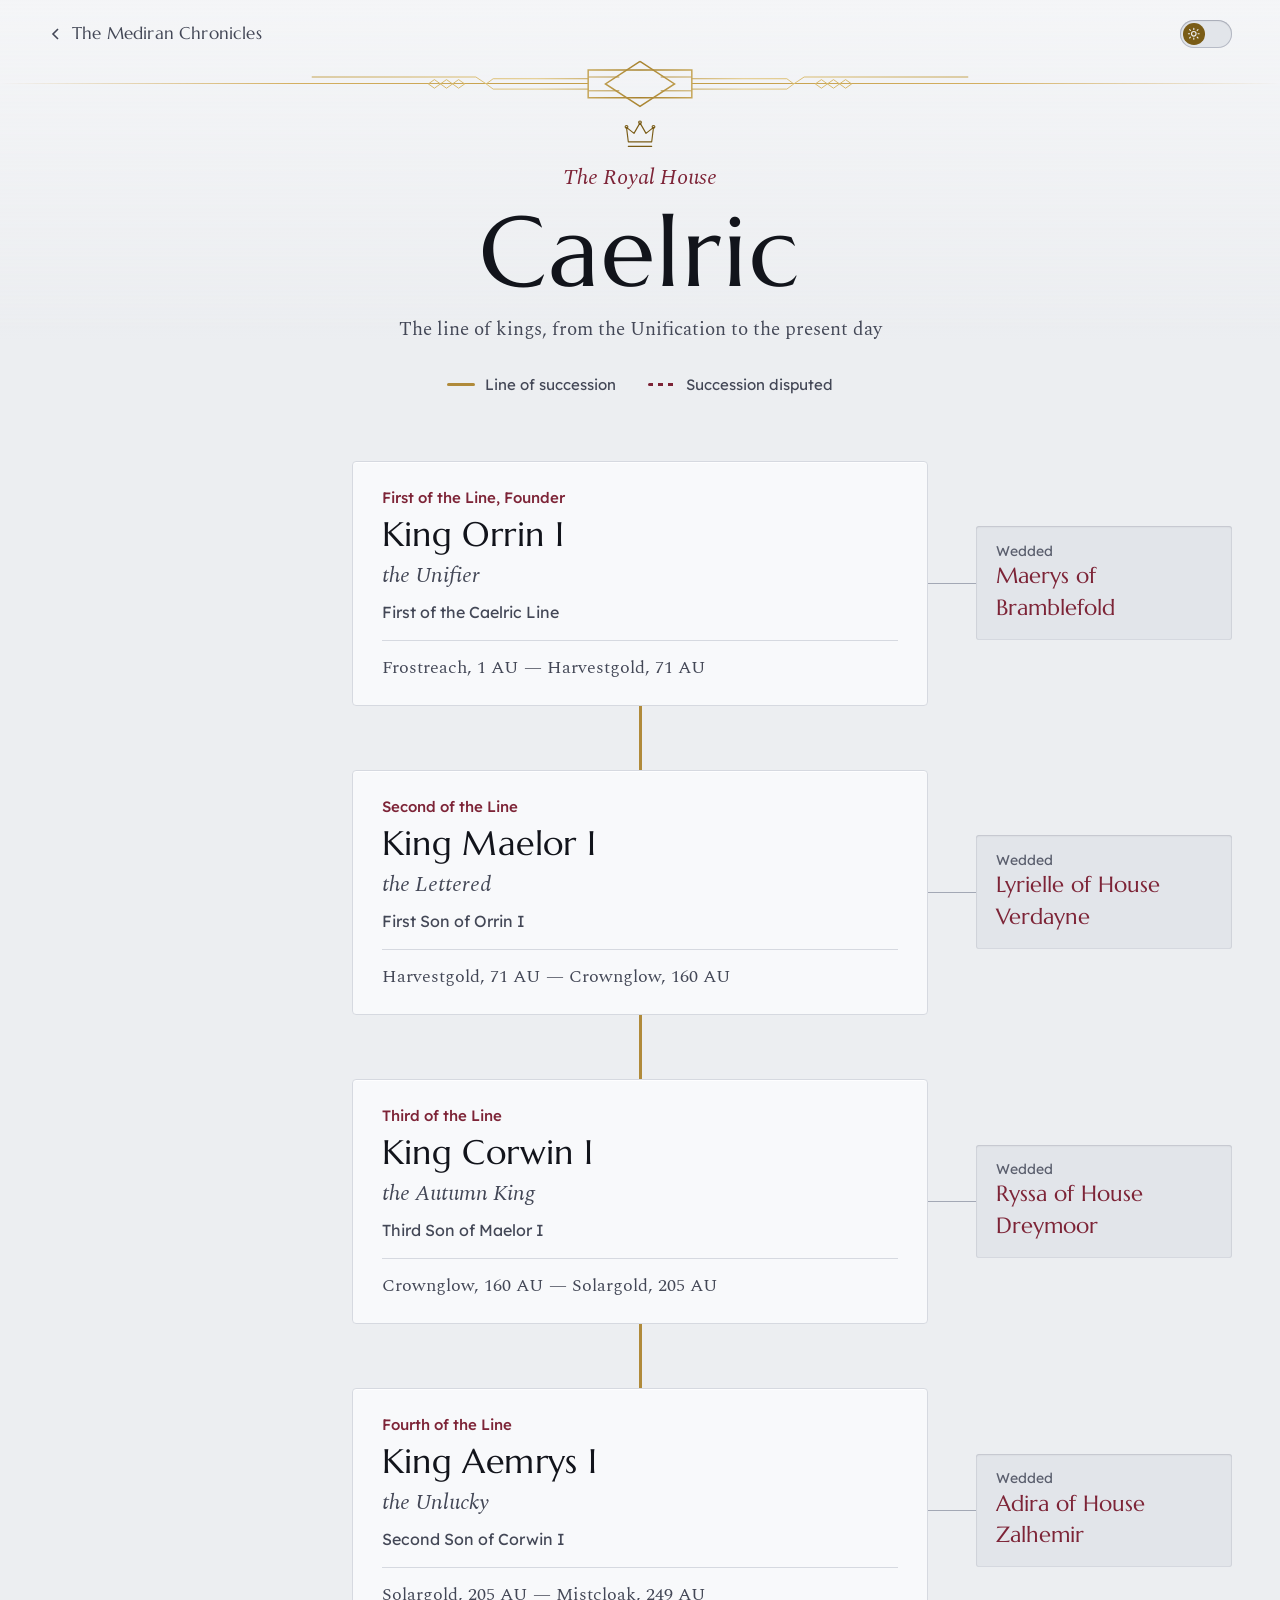
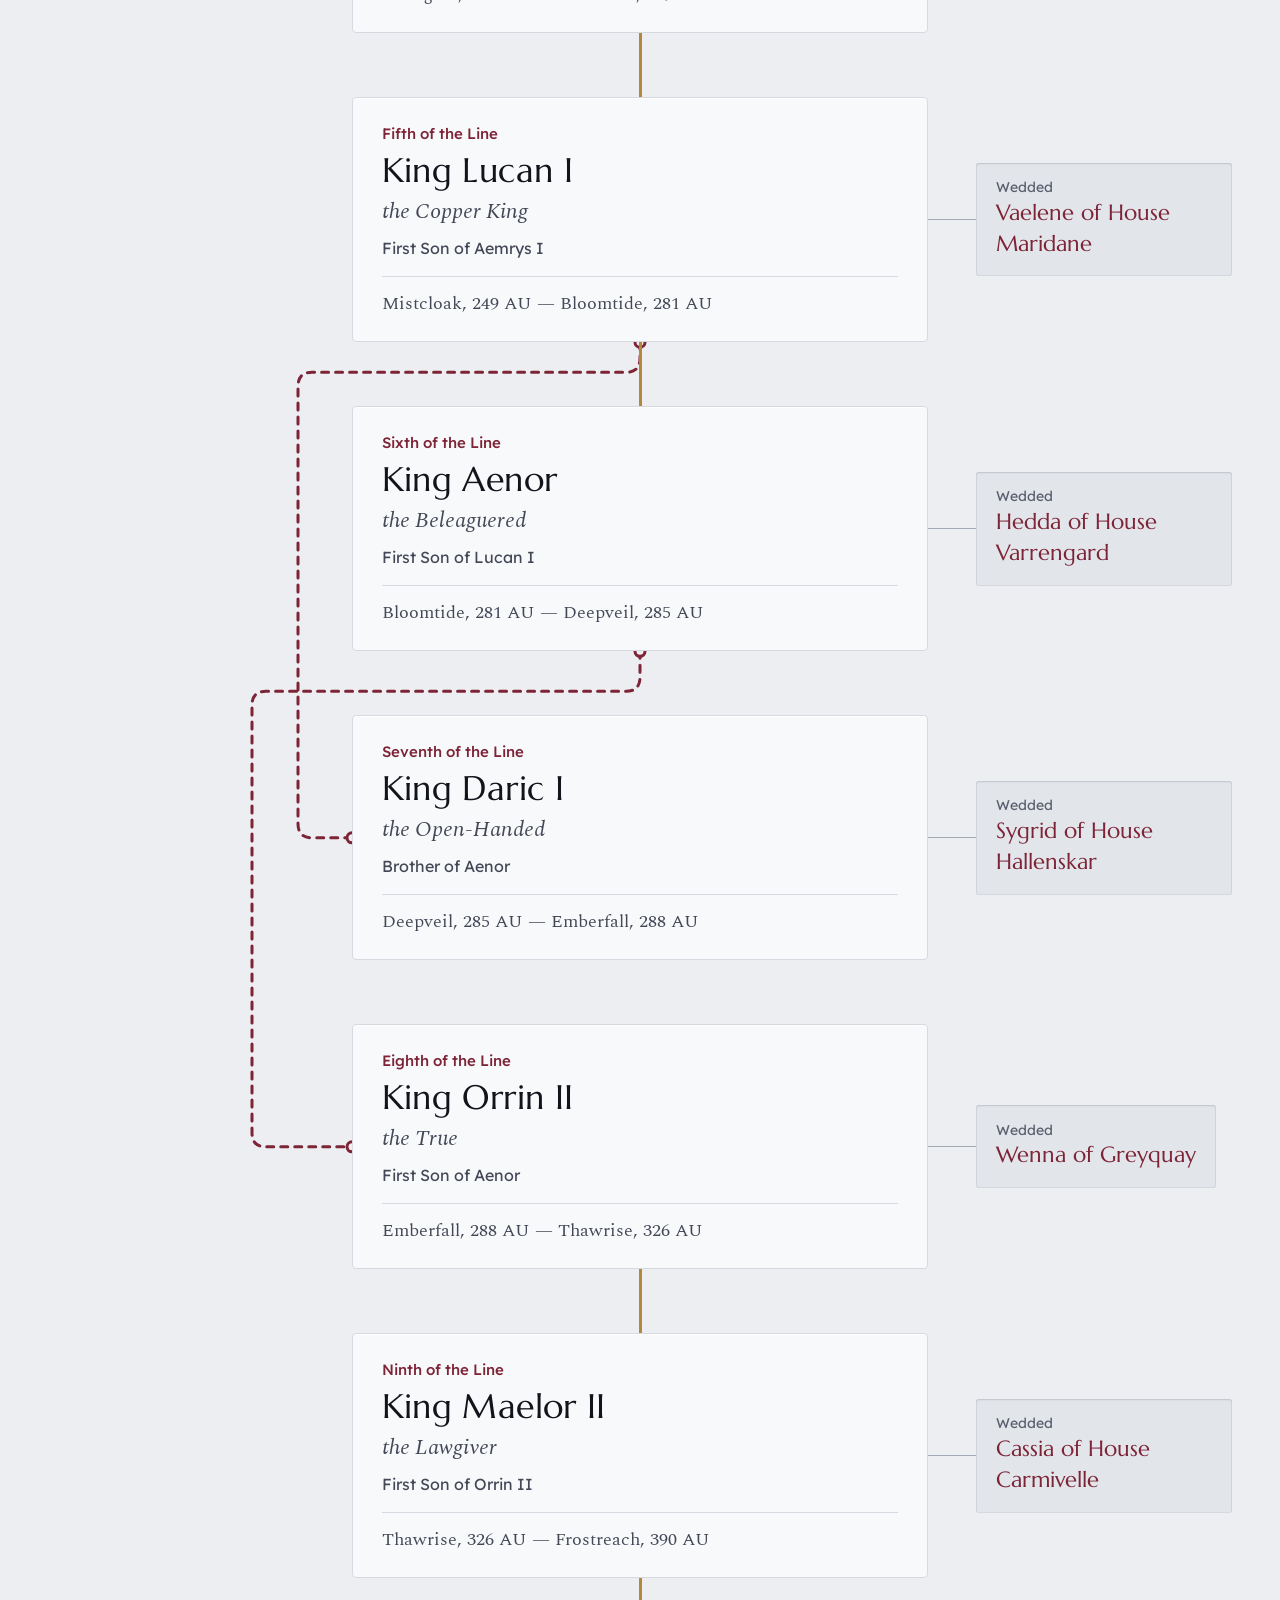
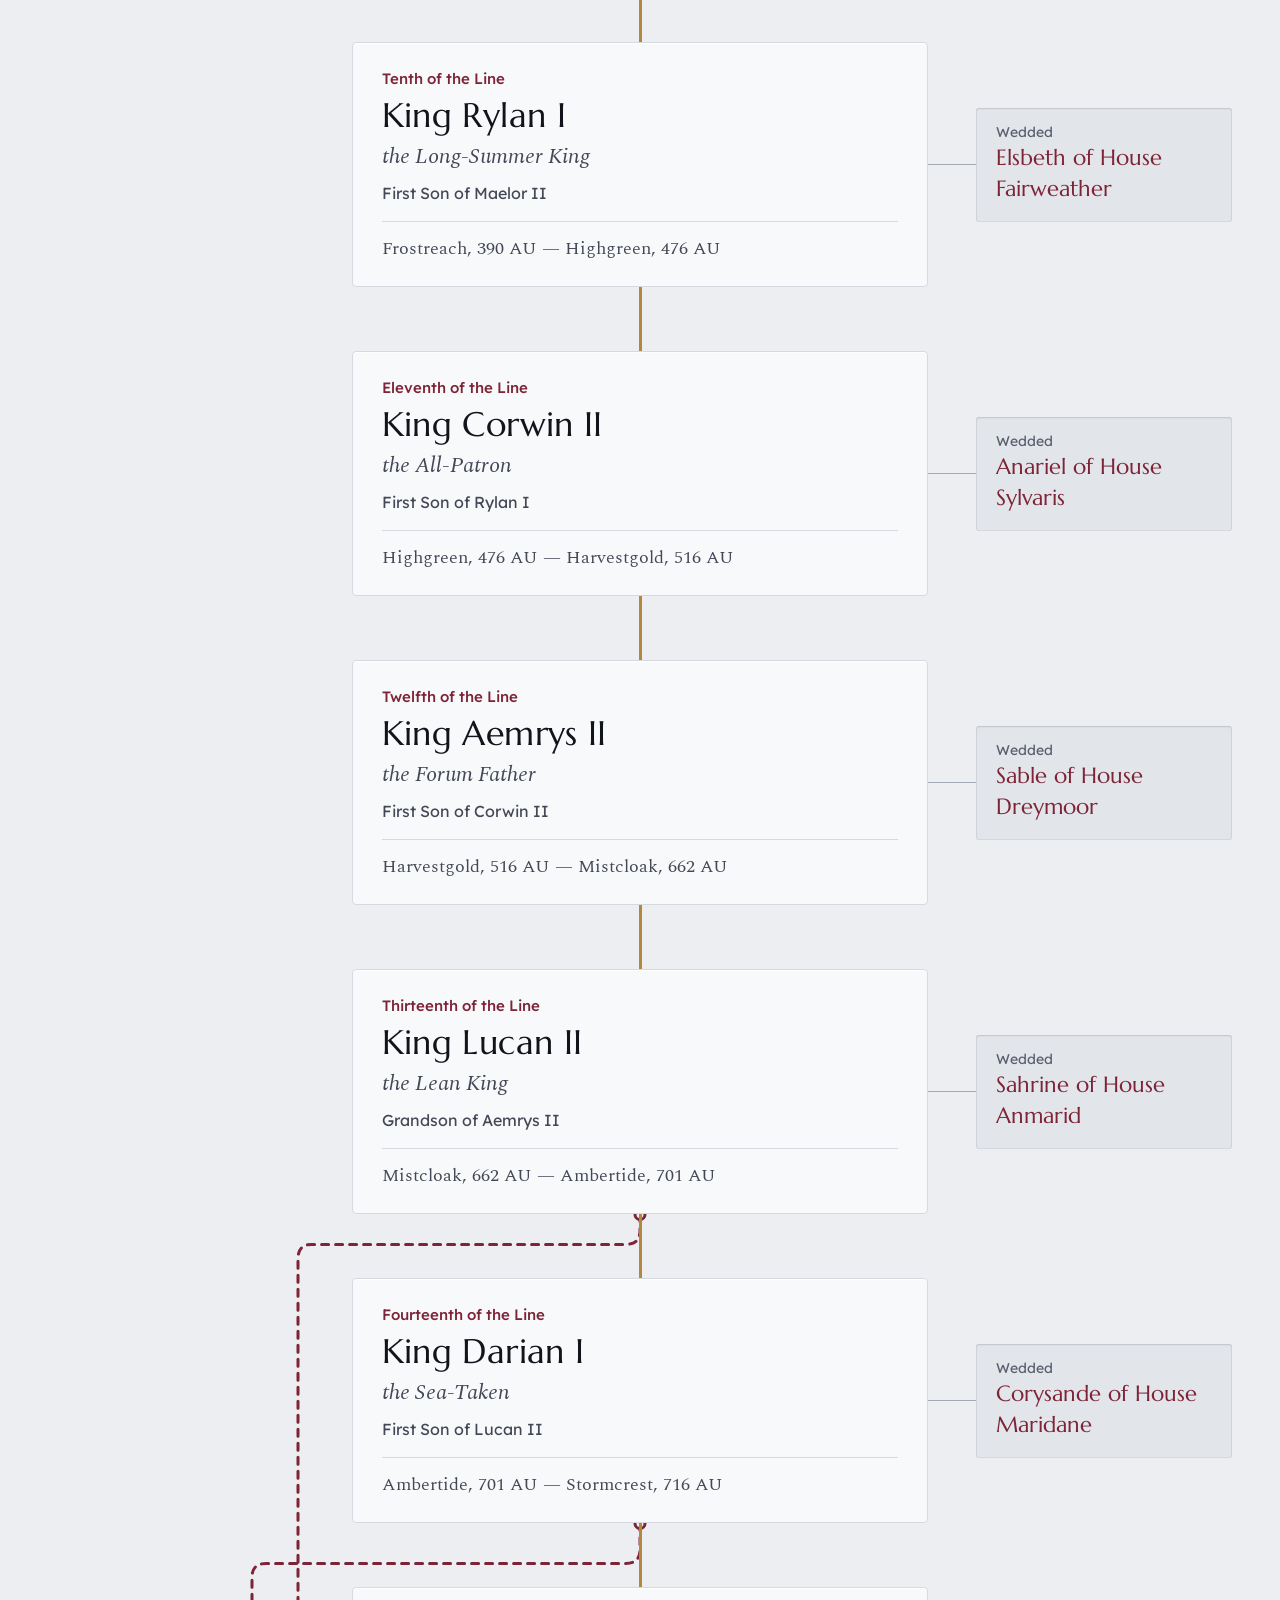
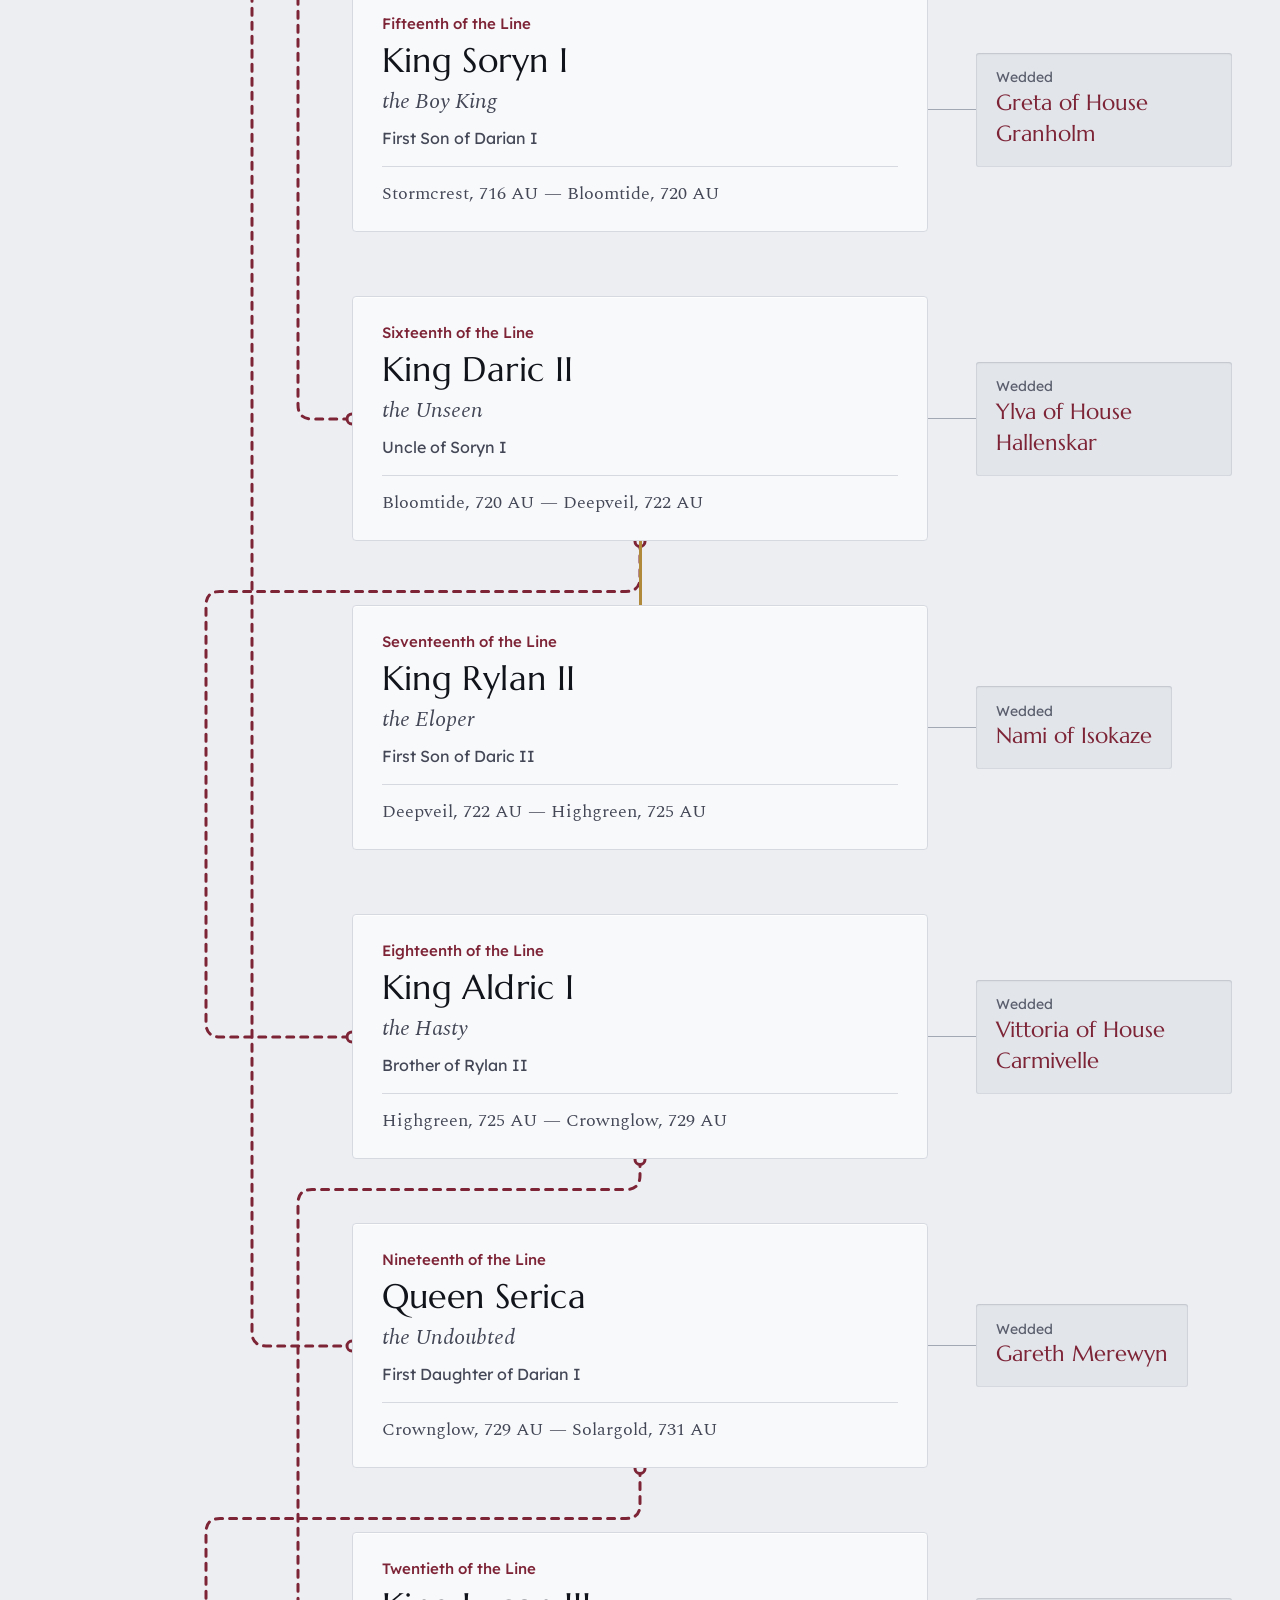
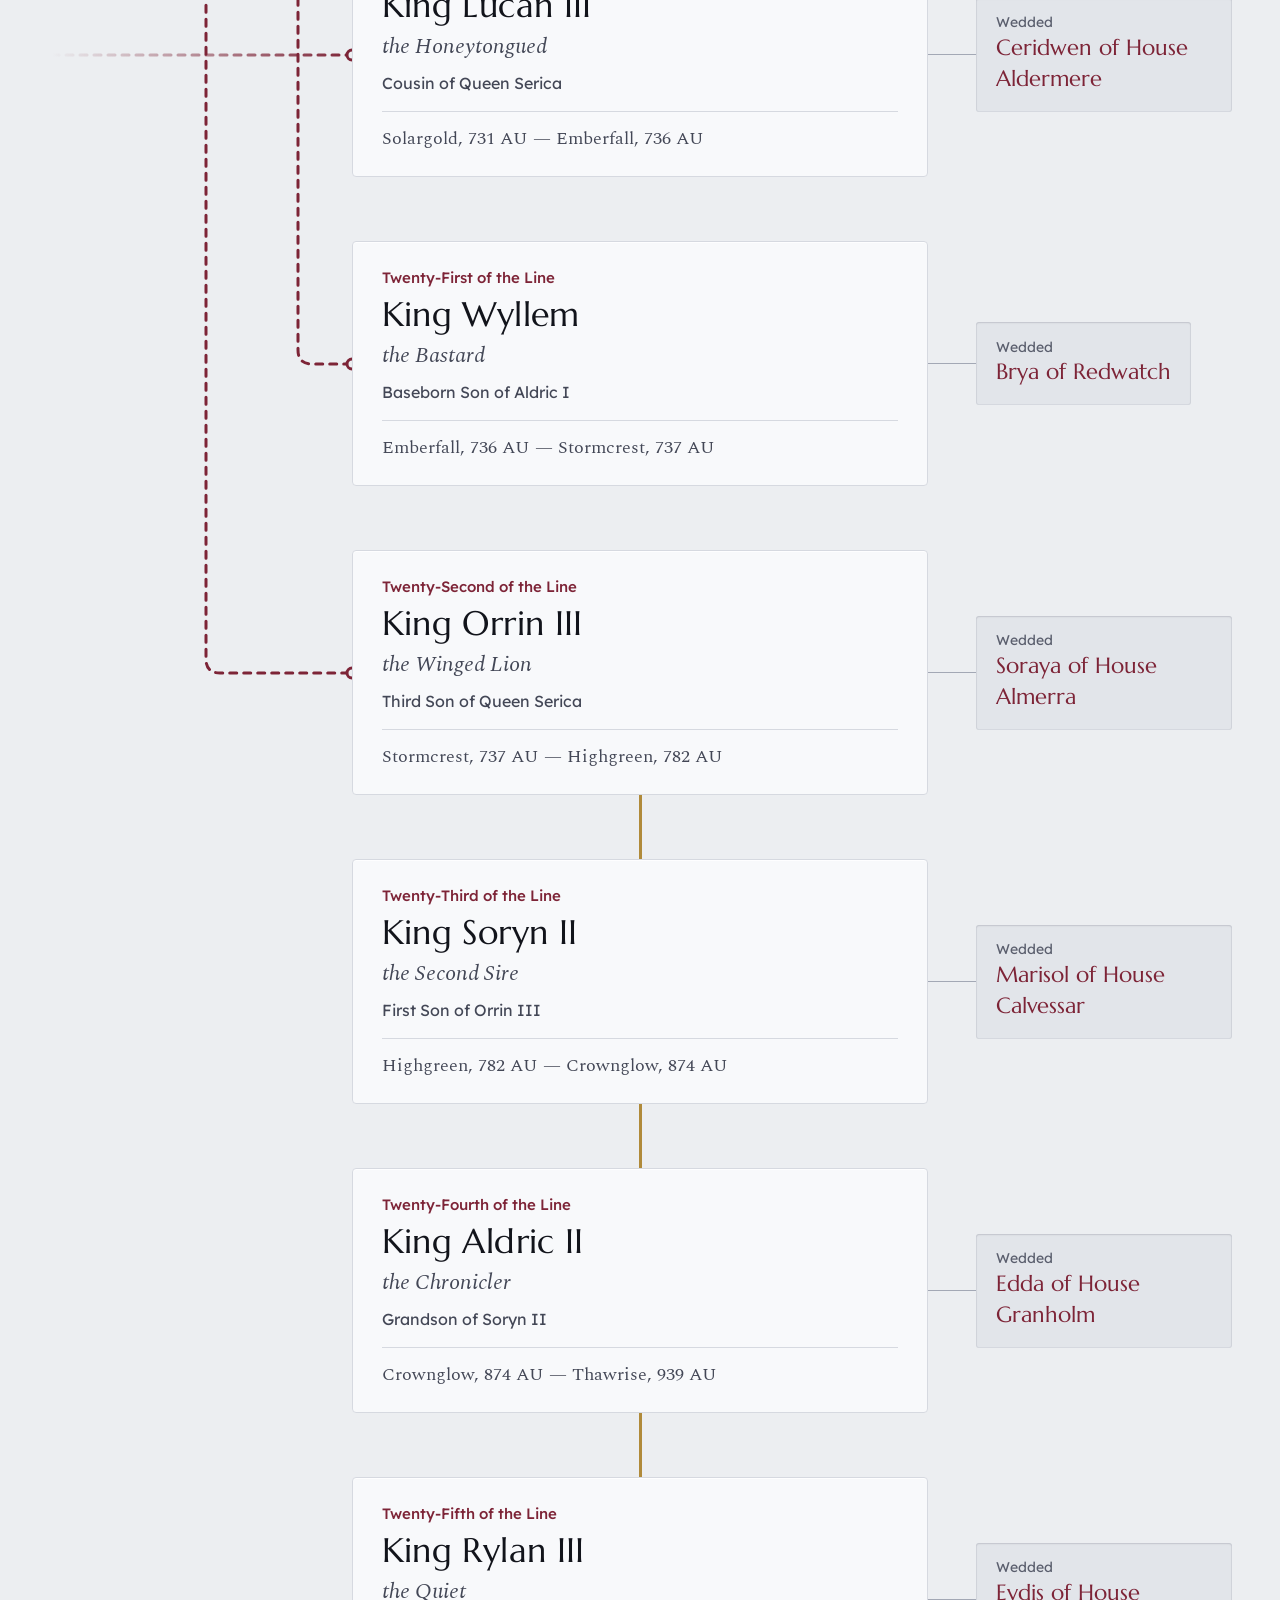
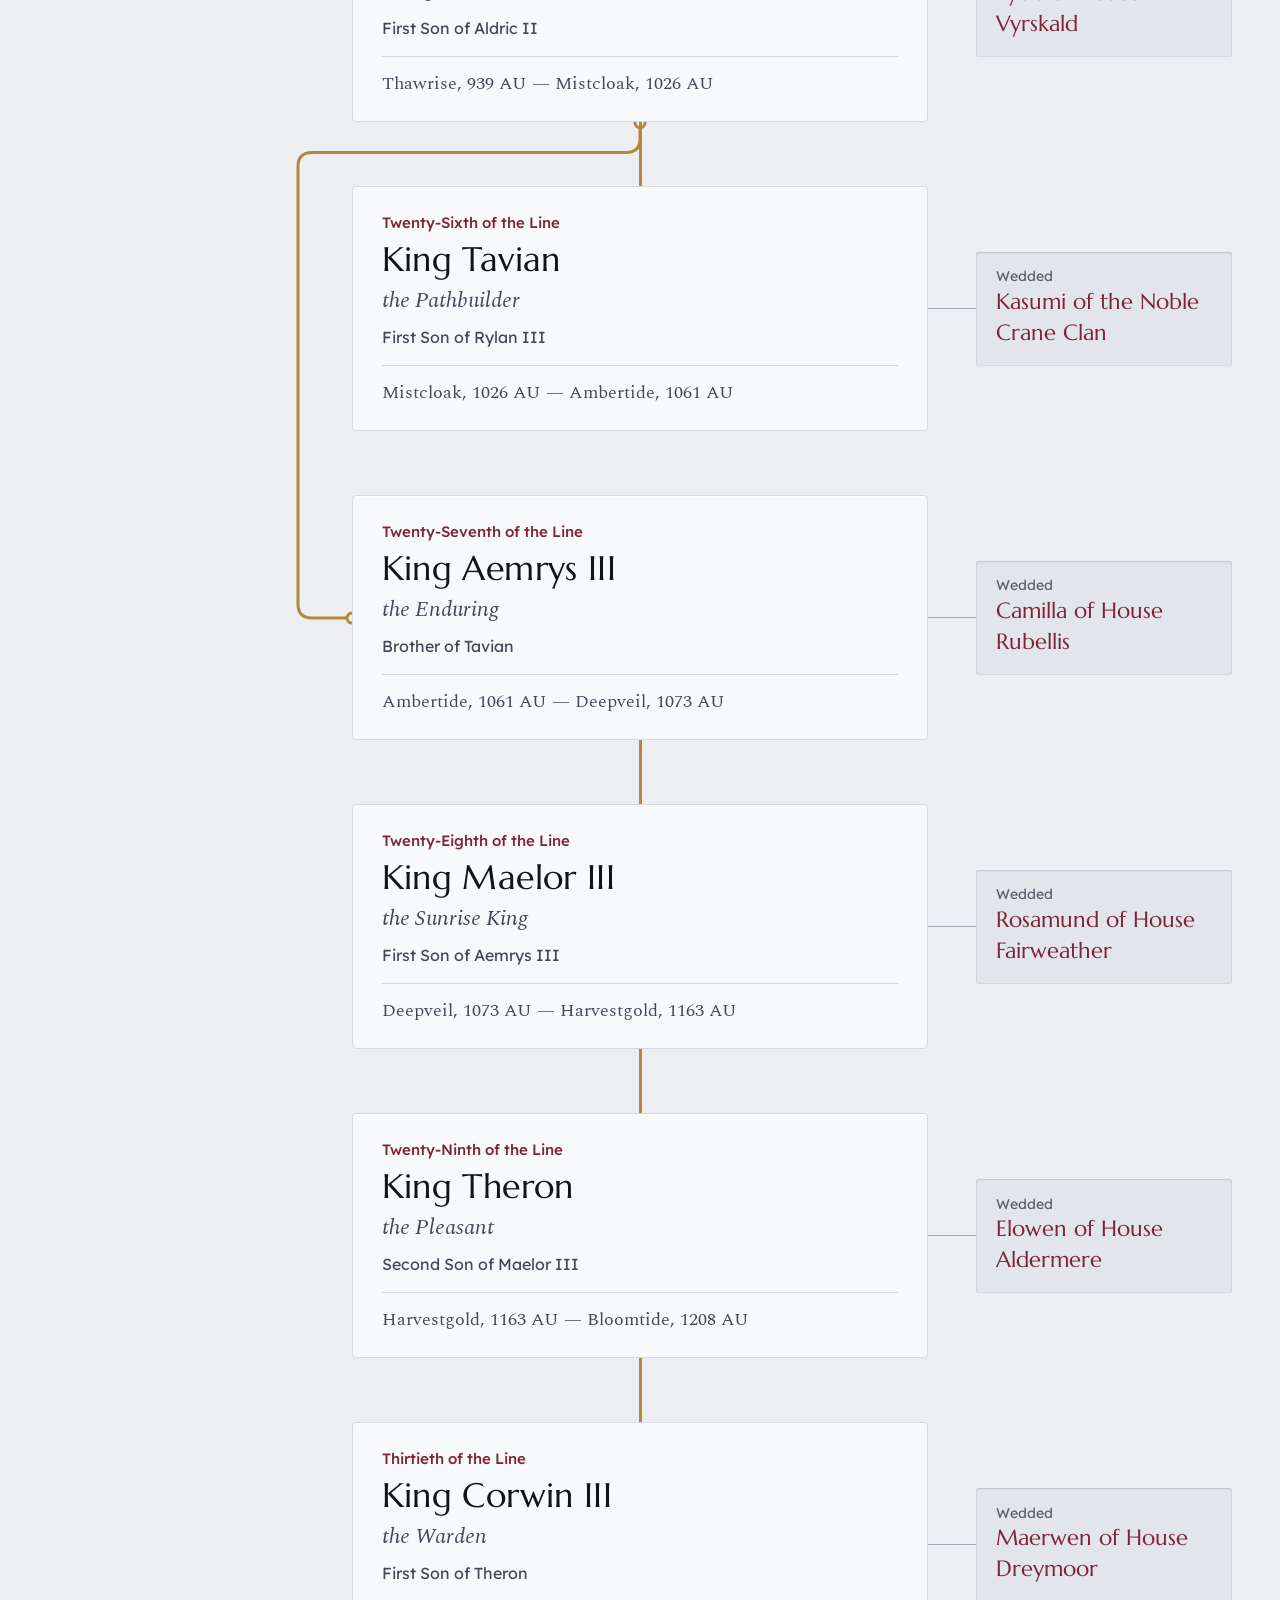
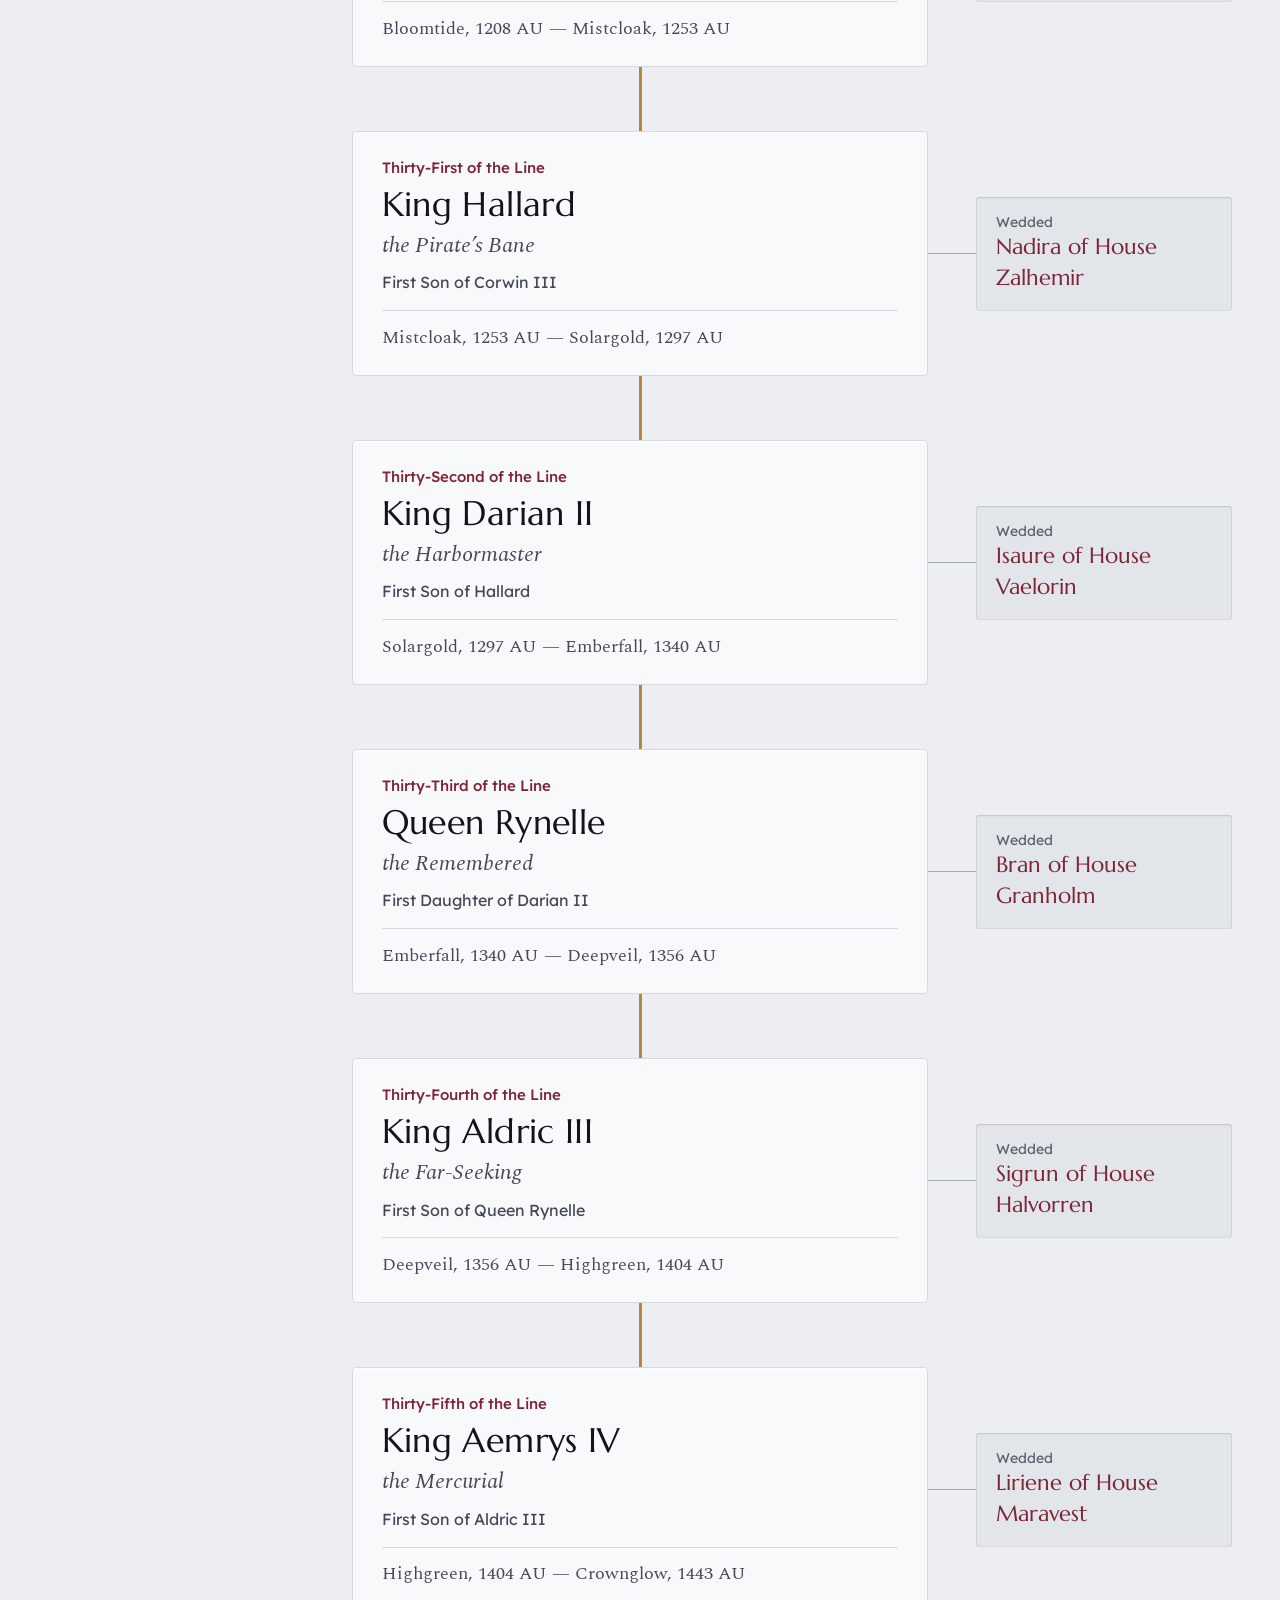
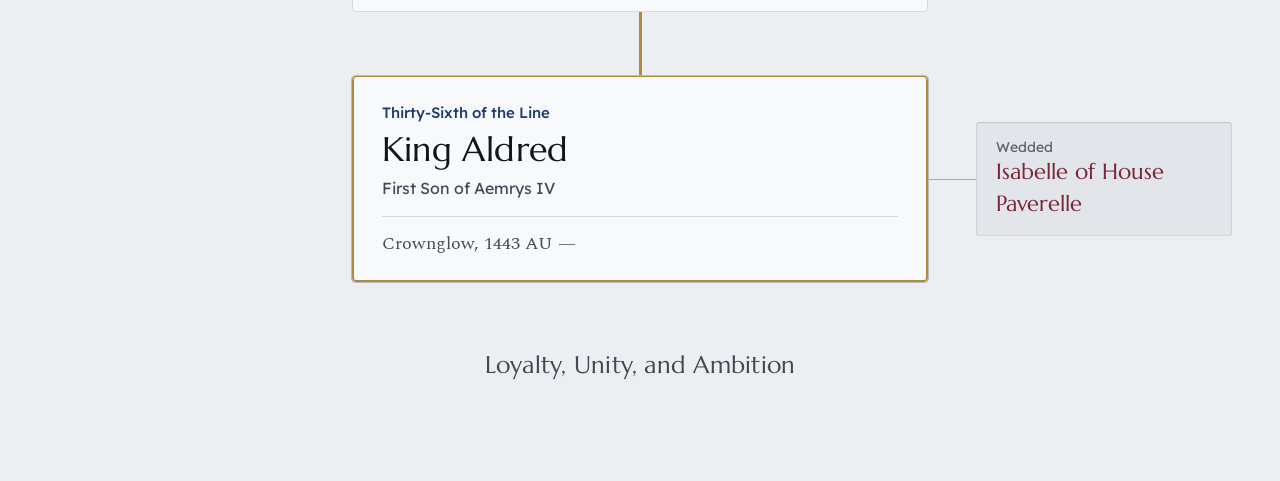
<file: caelric-roll.html>
<!DOCTYPE html>
<html lang="en">
<head>
<meta charset="UTF-8">
<meta name="viewport" content="width=device-width, initial-scale=1, viewport-fit=cover">
<meta name="color-scheme" content="light dark">
<meta name="theme-color" content="#eceef1" media="(prefers-color-scheme: light)">
<meta name="theme-color" content="#08090f" media="(prefers-color-scheme: dark)">
<meta name="description" content="The kings of House Caelric from the Unification to the present day.">
<title>The Royal House Caelric – The Mediran Chronicles</title>
<link rel="stylesheet" href="crown.css"><script src="crown.js" defer></script>
<script src="theme.js"></script>
<link rel="preconnect" href="https://fonts.googleapis.com">
<link rel="preconnect" href="https://fonts.gstatic.com" crossorigin>
<link rel="stylesheet" href="https://fonts.googleapis.com/css2?family=Lexend:wght@300..600&family=Marcellus&family=Spectral:ital,wght@0,400;0,500;0,600;1,400;1,600&display=swap">
<link rel="stylesheet" href="medir.css">
<style>
  :root { --spine-w: 3px; }

  .wrap {
    position: relative; z-index: 1;
    max-width: var(--page-w); margin: 0 auto;
    padding: 0 var(--pad-r) calc(6rem + env(safe-area-inset-bottom)) var(--pad-l);
  }

  /* the roll reads down a central spine, so its heading sits on that spine */
  .page-head { text-align: center; }
  .page-title { display: block; font-size: clamp(3rem, 1.4rem + 6vw, 6.5rem); letter-spacing: .02em; }
  .page-head .page-mark { justify-content: center; }
  .page-title .lede {
    display: block; margin-bottom: .6rem; padding-left: 0;
    font-family: var(--font-text); font-size: clamp(1.125rem, 1rem + .5vw, 1.375rem); font-style: italic;
    letter-spacing: 0; color: var(--maroon); text-shadow: none;
  }
  .page-sub { margin-inline: auto; }

  .legend { display: flex; justify-content: center; flex-wrap: wrap; gap: .5rem 2rem; margin-top: 1.75rem; font-family: var(--font-ui); }
  .legend-item { display: flex; align-items: center; gap: .6rem; font-size: .9375rem; color: var(--text-dim); }
  .swatch { width: 28px; height: 3px; border-radius: 2px; }
  .swatch.line { background: var(--gold-line); }
  .swatch.dispute { background: repeating-linear-gradient(to right, var(--maroon) 0 5px, transparent 5px 10px); }

  .tree { position: relative; margin-top: 4rem; }
  .node { display: grid; grid-template-columns: 1fr auto 1fr; align-items: center; }

  .card {
    grid-column: 2; position: relative; width: 36rem;
    padding: 1.5rem 1.8rem 1.4rem;
    background: var(--slab-fill); border: 1px solid var(--slab-edge); border-radius: var(--r-card); box-shadow: var(--slab-shadow);
  }
  .ord { margin-bottom: .35rem; font-family: var(--font-ui); font-size: .9375rem; font-weight: 500; color: var(--maroon); }
  .name {
    font-family: var(--font-display); font-weight: 400;
    font-size: 2.125rem; line-height: 1.12; letter-spacing: .01em; color: var(--text); text-shadow: var(--carve);
  }
  .epithet { margin-top: .25rem; font-size: 1.375rem; font-style: italic; color: var(--text-dim); }
  .relation { margin-top: .45rem; font-family: var(--font-ui); font-size: 1rem; color: var(--text-dim); }
  .reign {
    margin-top: .9rem; padding-top: .8rem;
    border-top: 1px solid var(--groove-dark); box-shadow: inset 0 1px 0 var(--groove-light);
    font-size: 1.125rem; color: var(--text-dim);
  }

  .spouse-wrap { grid-column: 3; display: flex; align-items: center; justify-self: start; min-width: 0; }
  .tie { width: 48px; height: 1px; flex-shrink: 0; background: var(--line); }
  .spouse {
    max-width: 22rem; padding: .85rem 1.25rem .95rem;
    background: var(--well-fill); border-radius: var(--r-ctl); box-shadow: var(--well-shadow);
  }
  .wed { display: block; font-family: var(--font-ui); font-size: .875rem; color: var(--text-ghost); }
  .cname { font-family: var(--font-display); font-size: 1.375rem; line-height: 1.3; color: var(--maroon); }

  /* the line of succession is the King's gold; a disputed link is a broken maroon line */
  .link { position: relative; height: 4rem; }
  .link::before {
    content: ''; position: absolute; top: 0; bottom: 0; left: 50%;
    width: var(--spine-w); margin-left: calc(var(--spine-w) / -2);
    background: var(--gold-line);
  }
  .link.disputed::before { background: repeating-linear-gradient(to bottom, var(--maroon) 0 7px, transparent 7px 14px); }

  #lineage { position: absolute; inset: 0; width: 100%; height: 100%; pointer-events: none; overflow: visible; }
  #lineage path { fill: none; stroke-linecap: round; stroke-linejoin: round; }
  #lineage path.descent { stroke: var(--gold-line); stroke-width: 3; }
  #lineage path.descent.contested { stroke: var(--maroon); stroke-width: 3; stroke-dasharray: 7 7; }
  #lineage circle { fill: var(--bg); stroke-width: 3; }
  #lineage circle.descent { stroke: var(--gold-line); }
  #lineage circle.contested { stroke: var(--maroon); }
  body.arcs-on .link.detached::before { display: none; }

  /* the reigning monarch */
  .node.current .card { border-color: var(--gold-edge); box-shadow: var(--slab-lift), inset 0 0 0 1px var(--gold-edge); }
  .node.current .ord { color: var(--blue); }

  .tail { margin-top: 4rem; text-align: center; }
  .tail p {
    margin: 0; font-family: var(--font-display); font-size: 1.5rem; font-weight: 400;
    letter-spacing: .01em; color: var(--text-dim); text-shadow: var(--carve);
  }

  @media (max-width: 75rem) {
    .node { display: block; text-align: center; }
    .card { width: 100%; max-width: 38rem; margin: 0 auto; }
    .spouse-wrap { flex-direction: column; justify-content: center; margin: 0 auto; }
    .tie { width: 1px; height: 1.5rem; }
    .spouse { width: 100%; max-width: 38rem; text-align: center; }
    .name { font-size: 1.875rem; }
    .link { height: 3rem; }
  }
  @media (max-width: 37.5rem) {
    .card { padding: 1.2rem 1.1rem 1.2rem; }
    .name { font-size: 1.625rem; }
    .epithet { font-size: 1.25rem; }
  }
</style>
</head>
<body style="--page-w:92rem">
<nav class="medir-bar" aria-label="Site">
  <a class="medir-home" href="index.html"><svg viewBox="0 0 16 16" fill="none" stroke="currentColor" stroke-width="1.6" aria-hidden="true"><path d="M10 3 5 8l5 5"/></svg>The Mediran Chronicles</a>
  <button class="medir-toggle" type="button" role="switch" aria-checked="false" aria-label="Dark mode"><span class="track" aria-hidden="true"><span class="knob"><svg class="i-sun" viewBox="0 0 24 24" fill="none" stroke="currentColor" stroke-width="2" stroke-linecap="round"><circle cx="12" cy="12" r="4"/><path d="M12 2.5v2M12 19.5v2M4.6 4.6l1.4 1.4M18 18l1.4 1.4M2.5 12h2M19.5 12h2M4.6 19.4 6 18M18 6l1.4-1.4"/></svg><svg class="i-moon" viewBox="0 0 24 24" fill="currentColor"><path d="M20 14.5A8 8 0 0 1 9.5 4a8 8 0 1 0 10.5 10.5Z"/></svg></span></span></button>
</nav>
<div class="wrap">

  <header class="page-head">
    <div class="page-mark"><svg class="sigil" viewBox="0 0 24 24" role="img" aria-label="The King: Rulership, Authority, Oaths"><title>The King: Rulership, Authority, Oaths</title><path d="M4.2 17.2 3 7.6l5 4 4-7 4 7 5-4-1.2 9.6zM4.2 20.2h15.6"/><circle cx="12" cy="4.2" r=".9"/><circle cx="3" cy="7.2" r=".9"/><circle cx="21" cy="7.2" r=".9"/></svg></div>
    <h1 class="page-title"><span class="lede">The Royal House</span>Caelric</h1>
    <p class="page-sub">The line of kings, from the Unification to the present day</p>

    <div class="legend">
      <div class="legend-item"><span class="swatch line"></span>Line of succession</div>
      <div class="legend-item"><span class="swatch dispute"></span>Succession disputed</div>
    </div>
  </header>

  <main class="tree">
    <svg id="lineage" aria-hidden="true"></svg>

    <div data-r="1" class="node">
      <div class="card">
        <div class="ord">First of the Line, Founder</div>
        <div class="name">King Orrin I</div>
        <div class="epithet">the Unifier</div>
        <div class="relation">First of the Caelric Line</div>
        <div class="reign">Frostreach, 1 AU &mdash; Harvestgold, 71 AU</div>
      </div>
      <div class="spouse-wrap"><div class="tie"></div><div class="spouse"><span class="wed">Wedded</span><span class="cname">Maerys of Bramblefold</span></div></div>
    </div>
    <div class="link"></div>
    <div data-r="2" class="node">
      <div class="card">
        <div class="ord">Second of the Line</div>
        <div class="name">King Maelor I</div>
        <div class="epithet">the Lettered</div>
        <div class="relation">First Son of Orrin I</div>
        <div class="reign">Harvestgold, 71 AU &mdash; Crownglow, 160 AU</div>
      </div>
      <div class="spouse-wrap"><div class="tie"></div><div class="spouse"><span class="wed">Wedded</span><span class="cname">Lyrielle of House Verdayne</span></div></div>
    </div>
    <div class="link"></div>
    <div data-r="3" class="node">
      <div class="card">
        <div class="ord">Third of the Line</div>
        <div class="name">King Corwin I</div>
        <div class="epithet">the Autumn King</div>
        <div class="relation">Third Son of Maelor I</div>
        <div class="reign">Crownglow, 160 AU &mdash; Solargold, 205 AU</div>
      </div>
      <div class="spouse-wrap"><div class="tie"></div><div class="spouse"><span class="wed">Wedded</span><span class="cname">Ryssa of House Dreymoor</span></div></div>
    </div>
    <div class="link"></div>
    <div data-r="4" class="node">
      <div class="card">
        <div class="ord">Fourth of the Line</div>
        <div class="name">King Aemrys I</div>
        <div class="epithet">the Unlucky</div>
        <div class="relation">Second Son of Corwin I</div>
        <div class="reign">Solargold, 205 AU &mdash; Mistcloak, 249 AU</div>
      </div>
      <div class="spouse-wrap"><div class="tie"></div><div class="spouse"><span class="wed">Wedded</span><span class="cname">Adira of House Zalhemir</span></div></div>
    </div>
    <div class="link"></div>
    <div data-r="5" class="node">
      <div class="card">
        <div class="ord">Fifth of the Line</div>
        <div class="name">King Lucan I</div>
        <div class="epithet">the Copper King</div>
        <div class="relation">First Son of Aemrys I</div>
        <div class="reign">Mistcloak, 249 AU &mdash; Bloomtide, 281 AU</div>
      </div>
      <div class="spouse-wrap"><div class="tie"></div><div class="spouse"><span class="wed">Wedded</span><span class="cname">Vaelene of House Maridane</span></div></div>
    </div>
    <div class="link"></div>
    <div data-r="6" class="node">
      <div class="card">
        <div class="ord">Sixth of the Line</div>
        <div class="name">King Aenor</div>
        <div class="epithet">the Beleaguered</div>
        <div class="relation">First Son of Lucan I</div>
        <div class="reign">Bloomtide, 281 AU &mdash; Deepveil, 285 AU</div>
      </div>
      <div class="spouse-wrap"><div class="tie"></div><div class="spouse"><span class="wed">Wedded</span><span class="cname">Hedda of House Varrengard</span></div></div>
    </div>
    <div class="link disputed detached"></div>
    <div data-r="7" class="node">
      <div class="card">
        <div class="ord">Seventh of the Line</div>
        <div class="name">King Daric I</div>
        <div class="epithet">the Open-Handed</div>
        <div class="relation">Brother of Aenor</div>
        <div class="reign">Deepveil, 285 AU &mdash; Emberfall, 288 AU</div>
      </div>
      <div class="spouse-wrap"><div class="tie"></div><div class="spouse"><span class="wed">Wedded</span><span class="cname">Sygrid of House Hallenskar</span></div></div>
    </div>
    <div class="link disputed detached"></div>
    <div data-r="8" class="node">
      <div class="card">
        <div class="ord">Eighth of the Line</div>
        <div class="name">King Orrin II</div>
        <div class="epithet">the True</div>
        <div class="relation">First Son of Aenor</div>
        <div class="reign">Emberfall, 288 AU &mdash; Thawrise, 326 AU</div>
      </div>
      <div class="spouse-wrap"><div class="tie"></div><div class="spouse"><span class="wed">Wedded</span><span class="cname">Wenna of Greyquay</span></div></div>
    </div>
    <div class="link"></div>
    <div data-r="9" class="node">
      <div class="card">
        <div class="ord">Ninth of the Line</div>
        <div class="name">King Maelor II</div>
        <div class="epithet">the Lawgiver</div>
        <div class="relation">First Son of Orrin II</div>
        <div class="reign">Thawrise, 326 AU &mdash; Frostreach, 390 AU</div>
      </div>
      <div class="spouse-wrap"><div class="tie"></div><div class="spouse"><span class="wed">Wedded</span><span class="cname">Cassia of House Carmivelle</span></div></div>
    </div>
    <div class="link"></div>
    <div data-r="10" class="node">
      <div class="card">
        <div class="ord">Tenth of the Line</div>
        <div class="name">King Rylan I</div>
        <div class="epithet">the Long-Summer King</div>
        <div class="relation">First Son of Maelor II</div>
        <div class="reign">Frostreach, 390 AU &mdash; Highgreen, 476 AU</div>
      </div>
      <div class="spouse-wrap"><div class="tie"></div><div class="spouse"><span class="wed">Wedded</span><span class="cname">Elsbeth of House Fairweather</span></div></div>
    </div>
    <div class="link"></div>
    <div data-r="11" class="node">
      <div class="card">
        <div class="ord">Eleventh of the Line</div>
        <div class="name">King Corwin II</div>
        <div class="epithet">the All-Patron</div>
        <div class="relation">First Son of Rylan I</div>
        <div class="reign">Highgreen, 476 AU &mdash; Harvestgold, 516 AU</div>
      </div>
      <div class="spouse-wrap"><div class="tie"></div><div class="spouse"><span class="wed">Wedded</span><span class="cname">Anariel of House Sylvaris</span></div></div>
    </div>
    <div class="link"></div>
    <div data-r="12" class="node">
      <div class="card">
        <div class="ord">Twelfth of the Line</div>
        <div class="name">King Aemrys II</div>
        <div class="epithet">the Forum Father</div>
        <div class="relation">First Son of Corwin II</div>
        <div class="reign">Harvestgold, 516 AU &mdash; Mistcloak, 662 AU</div>
      </div>
      <div class="spouse-wrap"><div class="tie"></div><div class="spouse"><span class="wed">Wedded</span><span class="cname">Sable of House Dreymoor</span></div></div>
    </div>
    <div class="link"></div>
    <div data-r="13" class="node">
      <div class="card">
        <div class="ord">Thirteenth of the Line</div>
        <div class="name">King Lucan II</div>
        <div class="epithet">the Lean King</div>
        <div class="relation">Grandson of Aemrys II</div>
        <div class="reign">Mistcloak, 662 AU &mdash; Ambertide, 701 AU</div>
      </div>
      <div class="spouse-wrap"><div class="tie"></div><div class="spouse"><span class="wed">Wedded</span><span class="cname">Sahrine of House Anmarid</span></div></div>
    </div>
    <div class="link"></div>
    <div data-r="14" class="node">
      <div class="card">
        <div class="ord">Fourteenth of the Line</div>
        <div class="name">King Darian I</div>
        <div class="epithet">the Sea-Taken</div>
        <div class="relation">First Son of Lucan II</div>
        <div class="reign">Ambertide, 701 AU &mdash; Stormcrest, 716 AU</div>
      </div>
      <div class="spouse-wrap"><div class="tie"></div><div class="spouse"><span class="wed">Wedded</span><span class="cname">Corysande of House Maridane</span></div></div>
    </div>
    <div class="link"></div>
    <div data-r="15" class="node">
      <div class="card">
        <div class="ord">Fifteenth of the Line</div>
        <div class="name">King Soryn I</div>
        <div class="epithet">the Boy King</div>
        <div class="relation">First Son of Darian I</div>
        <div class="reign">Stormcrest, 716 AU &mdash; Bloomtide, 720 AU</div>
      </div>
      <div class="spouse-wrap"><div class="tie"></div><div class="spouse"><span class="wed">Wedded</span><span class="cname">Greta of House Granholm</span></div></div>
    </div>
    <div class="link disputed detached"></div>
    <div data-r="16" class="node">
      <div class="card">
        <div class="ord">Sixteenth of the Line</div>
        <div class="name">King Daric II</div>
        <div class="epithet">the Unseen</div>
        <div class="relation">Uncle of Soryn I</div>
        <div class="reign">Bloomtide, 720 AU &mdash; Deepveil, 722 AU</div>
      </div>
      <div class="spouse-wrap"><div class="tie"></div><div class="spouse"><span class="wed">Wedded</span><span class="cname">Ylva of House Hallenskar</span></div></div>
    </div>
    <div class="link"></div>
    <div data-r="17" class="node">
      <div class="card">
        <div class="ord">Seventeenth of the Line</div>
        <div class="name">King Rylan II</div>
        <div class="epithet">the Eloper</div>
        <div class="relation">First Son of Daric II</div>
        <div class="reign">Deepveil, 722 AU &mdash; Highgreen, 725 AU</div>
      </div>
      <div class="spouse-wrap"><div class="tie"></div><div class="spouse"><span class="wed">Wedded</span><span class="cname">Nami of Isokaze</span></div></div>
    </div>
    <div class="link disputed detached"></div>
    <div data-r="18" class="node">
      <div class="card">
        <div class="ord">Eighteenth of the Line</div>
        <div class="name">King Aldric I</div>
        <div class="epithet">the Hasty</div>
        <div class="relation">Brother of Rylan II</div>
        <div class="reign">Highgreen, 725 AU &mdash; Crownglow, 729 AU</div>
      </div>
      <div class="spouse-wrap"><div class="tie"></div><div class="spouse"><span class="wed">Wedded</span><span class="cname">Vittoria of House Carmivelle</span></div></div>
    </div>
    <div class="link disputed detached"></div>
    <div data-r="19" class="node">
      <div class="card">
        <div class="ord">Nineteenth of the Line</div>
        <div class="name">Queen Serica</div>
        <div class="epithet">the Undoubted</div>
        <div class="relation">First Daughter of Darian I</div>
        <div class="reign">Crownglow, 729 AU &mdash; Solargold, 731 AU</div>
      </div>
      <div class="spouse-wrap"><div class="tie"></div><div class="spouse"><span class="wed">Wedded</span><span class="cname">Gareth Merewyn</span></div></div>
    </div>
    <div class="link disputed detached"></div>
    <div data-r="20" class="node">
      <div class="card">
        <div class="ord">Twentieth of the Line</div>
        <div class="name">King Lucan III</div>
        <div class="epithet">the Honeytongued</div>
        <div class="relation">Cousin of Queen Serica</div>
        <div class="reign">Solargold, 731 AU &mdash; Emberfall, 736 AU</div>
      </div>
      <div class="spouse-wrap"><div class="tie"></div><div class="spouse"><span class="wed">Wedded</span><span class="cname">Ceridwen of House Aldermere</span></div></div>
    </div>
    <div class="link disputed detached"></div>
    <div data-r="21" class="node">
      <div class="card">
        <div class="ord">Twenty-First of the Line</div>
        <div class="name">King Wyllem</div>
        <div class="epithet">the Bastard</div>
        <div class="relation">Baseborn Son of Aldric I</div>
        <div class="reign">Emberfall, 736 AU &mdash; Stormcrest, 737 AU</div>
      </div>
      <div class="spouse-wrap"><div class="tie"></div><div class="spouse"><span class="wed">Wedded</span><span class="cname">Brya of Redwatch</span></div></div>
    </div>
    <div class="link disputed detached"></div>
    <div data-r="22" class="node">
      <div class="card">
        <div class="ord">Twenty-Second of the Line</div>
        <div class="name">King Orrin III</div>
        <div class="epithet">the Winged Lion</div>
        <div class="relation">Third Son of Queen Serica</div>
        <div class="reign">Stormcrest, 737 AU &mdash; Highgreen, 782 AU</div>
      </div>
      <div class="spouse-wrap"><div class="tie"></div><div class="spouse"><span class="wed">Wedded</span><span class="cname">Soraya of House Almerra</span></div></div>
    </div>
    <div class="link"></div>
    <div data-r="23" class="node">
      <div class="card">
        <div class="ord">Twenty-Third of the Line</div>
        <div class="name">King Soryn II</div>
        <div class="epithet">the Second Sire</div>
        <div class="relation">First Son of Orrin III</div>
        <div class="reign">Highgreen, 782 AU &mdash; Crownglow, 874 AU</div>
      </div>
      <div class="spouse-wrap"><div class="tie"></div><div class="spouse"><span class="wed">Wedded</span><span class="cname">Marisol of House Calvessar</span></div></div>
    </div>
    <div class="link"></div>
    <div data-r="24" class="node">
      <div class="card">
        <div class="ord">Twenty-Fourth of the Line</div>
        <div class="name">King Aldric II</div>
        <div class="epithet">the Chronicler</div>
        <div class="relation">Grandson of Soryn II</div>
        <div class="reign">Crownglow, 874 AU &mdash; Thawrise, 939 AU</div>
      </div>
      <div class="spouse-wrap"><div class="tie"></div><div class="spouse"><span class="wed">Wedded</span><span class="cname">Edda of House Granholm</span></div></div>
    </div>
    <div class="link"></div>
    <div data-r="25" class="node">
      <div class="card">
        <div class="ord">Twenty-Fifth of the Line</div>
        <div class="name">King Rylan III</div>
        <div class="epithet">the Quiet</div>
        <div class="relation">First Son of Aldric II</div>
        <div class="reign">Thawrise, 939 AU &mdash; Mistcloak, 1026 AU</div>
      </div>
      <div class="spouse-wrap"><div class="tie"></div><div class="spouse"><span class="wed">Wedded</span><span class="cname">Eydis of House Vyrskald</span></div></div>
    </div>
    <div class="link"></div>
    <div data-r="26" class="node">
      <div class="card">
        <div class="ord">Twenty-Sixth of the Line</div>
        <div class="name">King Tavian</div>
        <div class="epithet">the Pathbuilder</div>
        <div class="relation">First Son of Rylan III</div>
        <div class="reign">Mistcloak, 1026 AU &mdash; Ambertide, 1061 AU</div>
      </div>
      <div class="spouse-wrap"><div class="tie"></div><div class="spouse"><span class="wed">Wedded</span><span class="cname">Kasumi of the Noble Crane Clan</span></div></div>
    </div>
    <div class="link detached"></div>
    <div data-r="27" class="node">
      <div class="card">
        <div class="ord">Twenty-Seventh of the Line</div>
        <div class="name">King Aemrys III</div>
        <div class="epithet">the Enduring</div>
        <div class="relation">Brother of Tavian</div>
        <div class="reign">Ambertide, 1061 AU &mdash; Deepveil, 1073 AU</div>
      </div>
      <div class="spouse-wrap"><div class="tie"></div><div class="spouse"><span class="wed">Wedded</span><span class="cname">Camilla of House Rubellis</span></div></div>
    </div>
    <div class="link"></div>
    <div data-r="28" class="node">
      <div class="card">
        <div class="ord">Twenty-Eighth of the Line</div>
        <div class="name">King Maelor III</div>
        <div class="epithet">the Sunrise King</div>
        <div class="relation">First Son of Aemrys III</div>
        <div class="reign">Deepveil, 1073 AU &mdash; Harvestgold, 1163 AU</div>
      </div>
      <div class="spouse-wrap"><div class="tie"></div><div class="spouse"><span class="wed">Wedded</span><span class="cname">Rosamund of House Fairweather</span></div></div>
    </div>
    <div class="link"></div>
    <div data-r="29" class="node">
      <div class="card">
        <div class="ord">Twenty-Ninth of the Line</div>
        <div class="name">King Theron</div>
        <div class="epithet">the Pleasant</div>
        <div class="relation">Second Son of Maelor III</div>
        <div class="reign">Harvestgold, 1163 AU &mdash; Bloomtide, 1208 AU</div>
      </div>
      <div class="spouse-wrap"><div class="tie"></div><div class="spouse"><span class="wed">Wedded</span><span class="cname">Elowen of House Aldermere</span></div></div>
    </div>
    <div class="link"></div>
    <div data-r="30" class="node">
      <div class="card">
        <div class="ord">Thirtieth of the Line</div>
        <div class="name">King Corwin III</div>
        <div class="epithet">the Warden</div>
        <div class="relation">First Son of Theron</div>
        <div class="reign">Bloomtide, 1208 AU &mdash; Mistcloak, 1253 AU</div>
      </div>
      <div class="spouse-wrap"><div class="tie"></div><div class="spouse"><span class="wed">Wedded</span><span class="cname">Maerwen of House Dreymoor</span></div></div>
    </div>
    <div class="link"></div>
    <div data-r="31" class="node">
      <div class="card">
        <div class="ord">Thirty-First of the Line</div>
        <div class="name">King Hallard</div>
        <div class="epithet">the Pirate&rsquo;s Bane</div>
        <div class="relation">First Son of Corwin III</div>
        <div class="reign">Mistcloak, 1253 AU &mdash; Solargold, 1297 AU</div>
      </div>
      <div class="spouse-wrap"><div class="tie"></div><div class="spouse"><span class="wed">Wedded</span><span class="cname">Nadira of House Zalhemir</span></div></div>
    </div>
    <div class="link"></div>
    <div data-r="32" class="node">
      <div class="card">
        <div class="ord">Thirty-Second of the Line</div>
        <div class="name">King Darian II</div>
        <div class="epithet">the Harbormaster</div>
        <div class="relation">First Son of Hallard</div>
        <div class="reign">Solargold, 1297 AU &mdash; Emberfall, 1340 AU</div>
      </div>
      <div class="spouse-wrap"><div class="tie"></div><div class="spouse"><span class="wed">Wedded</span><span class="cname">Isaure of House Vaelorin</span></div></div>
    </div>
    <div class="link"></div>
    <div data-r="33" class="node">
      <div class="card">
        <div class="ord">Thirty-Third of the Line</div>
        <div class="name">Queen Rynelle</div>
        <div class="epithet">the Remembered</div>
        <div class="relation">First Daughter of Darian II</div>
        <div class="reign">Emberfall, 1340 AU &mdash; Deepveil, 1356 AU</div>
      </div>
      <div class="spouse-wrap"><div class="tie"></div><div class="spouse"><span class="wed">Wedded</span><span class="cname">Bran of House Granholm</span></div></div>
    </div>
    <div class="link"></div>
    <div data-r="34" class="node">
      <div class="card">
        <div class="ord">Thirty-Fourth of the Line</div>
        <div class="name">King Aldric III</div>
        <div class="epithet">the Far-Seeking</div>
        <div class="relation">First Son of Queen Rynelle</div>
        <div class="reign">Deepveil, 1356 AU &mdash; Highgreen, 1404 AU</div>
      </div>
      <div class="spouse-wrap"><div class="tie"></div><div class="spouse"><span class="wed">Wedded</span><span class="cname">Sigrun of House Halvorren</span></div></div>
    </div>
    <div class="link"></div>
    <div data-r="35" class="node">
      <div class="card">
        <div class="ord">Thirty-Fifth of the Line</div>
        <div class="name">King Aemrys IV</div>
        <div class="epithet">the Mercurial</div>
        <div class="relation">First Son of Aldric III</div>
        <div class="reign">Highgreen, 1404 AU &mdash; Crownglow, 1443 AU</div>
      </div>
      <div class="spouse-wrap"><div class="tie"></div><div class="spouse"><span class="wed">Wedded</span><span class="cname">Liriene of House Maravest</span></div></div>
    </div>
    <div class="link"></div>
    <div data-r="36" class="node current">
      <div class="card">
        <div class="ord">Thirty-Sixth of the Line</div>
        <div class="name">King Aldred</div>
        <div class="relation">First Son of Aemrys IV</div>
        <div class="reign">Crownglow, 1443 AU &mdash;</div>
      </div>
      <div class="spouse-wrap"><div class="tie"></div><div class="spouse"><span class="wed">Wedded</span><span class="cname">Isabelle of House Paverelle</span></div></div>
    </div>

  </main>

  <div class="tail">
    <p>Loyalty, Unity, and Ambition</p>
  </div>

</div>

<script>
(function () {
  var ARCS = [[5,7],[6,8],[13,16],[16,18],[14,19],[18,21],[19,22],[25,27]];
  var FADE = [20];
  var CONTESTED = {7:1,8:1,16:1,18:1,19:1,20:1,21:1,22:1};
  var LANE_GAP = 46, LANE_ONE = 54, R = 14, DROP = 30, SVGNS = 'http://www.w3.org/2000/svg';

  var tree = document.querySelector('.tree');
  var svg  = document.getElementById('lineage');

  function card(n) {
    var node = tree.querySelector('[data-r="' + n + '"]');
    return node ? node.querySelector('.card') : null;
  }
  function el(tag, attrs) {
    var e = document.createElementNS(SVGNS, tag);
    for (var k in attrs) e.setAttribute(k, attrs[k]);
    return e;
  }
  function assignLanes(arcs) {
    var lanes = [];
    return arcs.map(function (a) {
      var top = a[0], bottom = a[1], lane = 0;
      while (lanes[lane] !== undefined && lanes[lane] >= top) lane++;
      lanes[lane] = bottom;
      return lane;
    });
  }
  function draw() {
    while (svg.firstChild) svg.removeChild(svg.firstChild);
    if (window.innerWidth < 1200) { document.body.classList.remove('arcs-on'); return; }
    document.body.classList.add('arcs-on');

    var base = tree.getBoundingClientRect();
    var sorted = ARCS.slice().sort(function (a, b) { return a[0] - b[0]; });
    var lanes = assignLanes(sorted);
    var minX = 0;
    var forks = {};

    sorted.forEach(function (arc, idx) {
      var from = card(arc[0]), to = card(arc[1]);
      if (!from || !to) return;
      var f = from.getBoundingClientRect(), t = to.getBoundingClientRect();

      // Branch leaves the parent from the SAME point the main spine does:
      // the bottom edge, centred. Siblings therefore visibly fork.
      var sx = f.left - base.left + f.width / 2;
      var sy = f.bottom - base.top;
      var fx = f.left - base.left;

      var tx = t.left - base.left;
      var ty = t.top - base.top + t.height / 2;

      var dropY = sy + DROP + lanes[idx] * 10;          // stagger stubs so siblings don't overlap
      var lx = fx - LANE_ONE - lanes[idx] * LANE_GAP;   // vertical lane, left of the cards
      if (lx < minX) minX = lx;

      var cls = 'descent' + (CONTESTED[arc[1]] ? ' contested' : '');

      var d = 'M ' + sx + ' ' + sy +
              ' L ' + sx + ' ' + (dropY - R) +
              ' Q ' + sx + ' ' + dropY + ' ' + (sx - R) + ' ' + dropY +
              ' L ' + (lx + R) + ' ' + dropY +
              ' Q ' + lx + ' ' + dropY + ' ' + lx + ' ' + (dropY + R) +
              ' L ' + lx + ' ' + (ty - R) +
              ' Q ' + lx + ' ' + ty + ' ' + (lx + R) + ' ' + ty +
              ' L ' + tx + ' ' + ty;

      svg.appendChild(el('path', { d: d, 'class': cls }));
      svg.appendChild(el('circle', { cx: tx, cy: ty, r: 5, 'class': cls }));

      // remember the fork point on the parent so we can mark it once
      var key = arc[0];
      if (!forks[key]) forks[key] = { x: sx, y: sy, cls: cls };
    });

    // one node dot per parent that branches, sitting on the descent itself
    Object.keys(forks).forEach(function (k) {
      var p = forks[k];
      svg.appendChild(el('circle', { cx: p.x, cy: p.y, r: 5, 'class': p.cls }));
    });

    FADE.forEach(function (n) {
      var to = card(n);
      if (!to) return;
      var t = to.getBoundingClientRect();
      var tx = t.left - base.left, ty = t.top - base.top + t.height / 2;
      var startX = tx - 300;
      var gid = 'fade' + n;
      var defs = el('defs', {});
      var g = el('linearGradient', { id: gid, gradientUnits: 'userSpaceOnUse', x1: startX, y1: ty, x2: tx, y2: ty });
      var s0 = el('stop', { offset: '0%',   style: 'stop-color:var(--maroon)', 'stop-opacity': '0' });
      var s1 = el('stop', { offset: '100%', style: 'stop-color:var(--maroon)', 'stop-opacity': '1' });
      g.appendChild(s0); g.appendChild(s1); defs.appendChild(g); svg.appendChild(defs);
      svg.appendChild(el('path', {
        d: 'M ' + startX + ' ' + ty + ' L ' + tx + ' ' + ty,
        stroke: 'url(#' + gid + ')', 'stroke-width': 3, 'stroke-dasharray': '7 7', fill: 'none'
      }));
      svg.appendChild(el('circle', { cx: tx, cy: ty, r: 5, 'class': 'contested' }));
      if (startX < minX) minX = startX;
    });

    svg.setAttribute('viewBox', minX + ' 0 ' + (tree.offsetWidth - minX) + ' ' + tree.offsetHeight);
    svg.style.left = minX + 'px';
    svg.style.width = (tree.offsetWidth - minX) + 'px';
  }

  var t;
  function schedule() { clearTimeout(t); t = setTimeout(draw, 120); }
  window.addEventListener('resize', schedule);
  if (document.fonts && document.fonts.ready) document.fonts.ready.then(draw);
  window.addEventListener('load', draw);
  draw();
})();
</script>
</body>
</html>
</file>
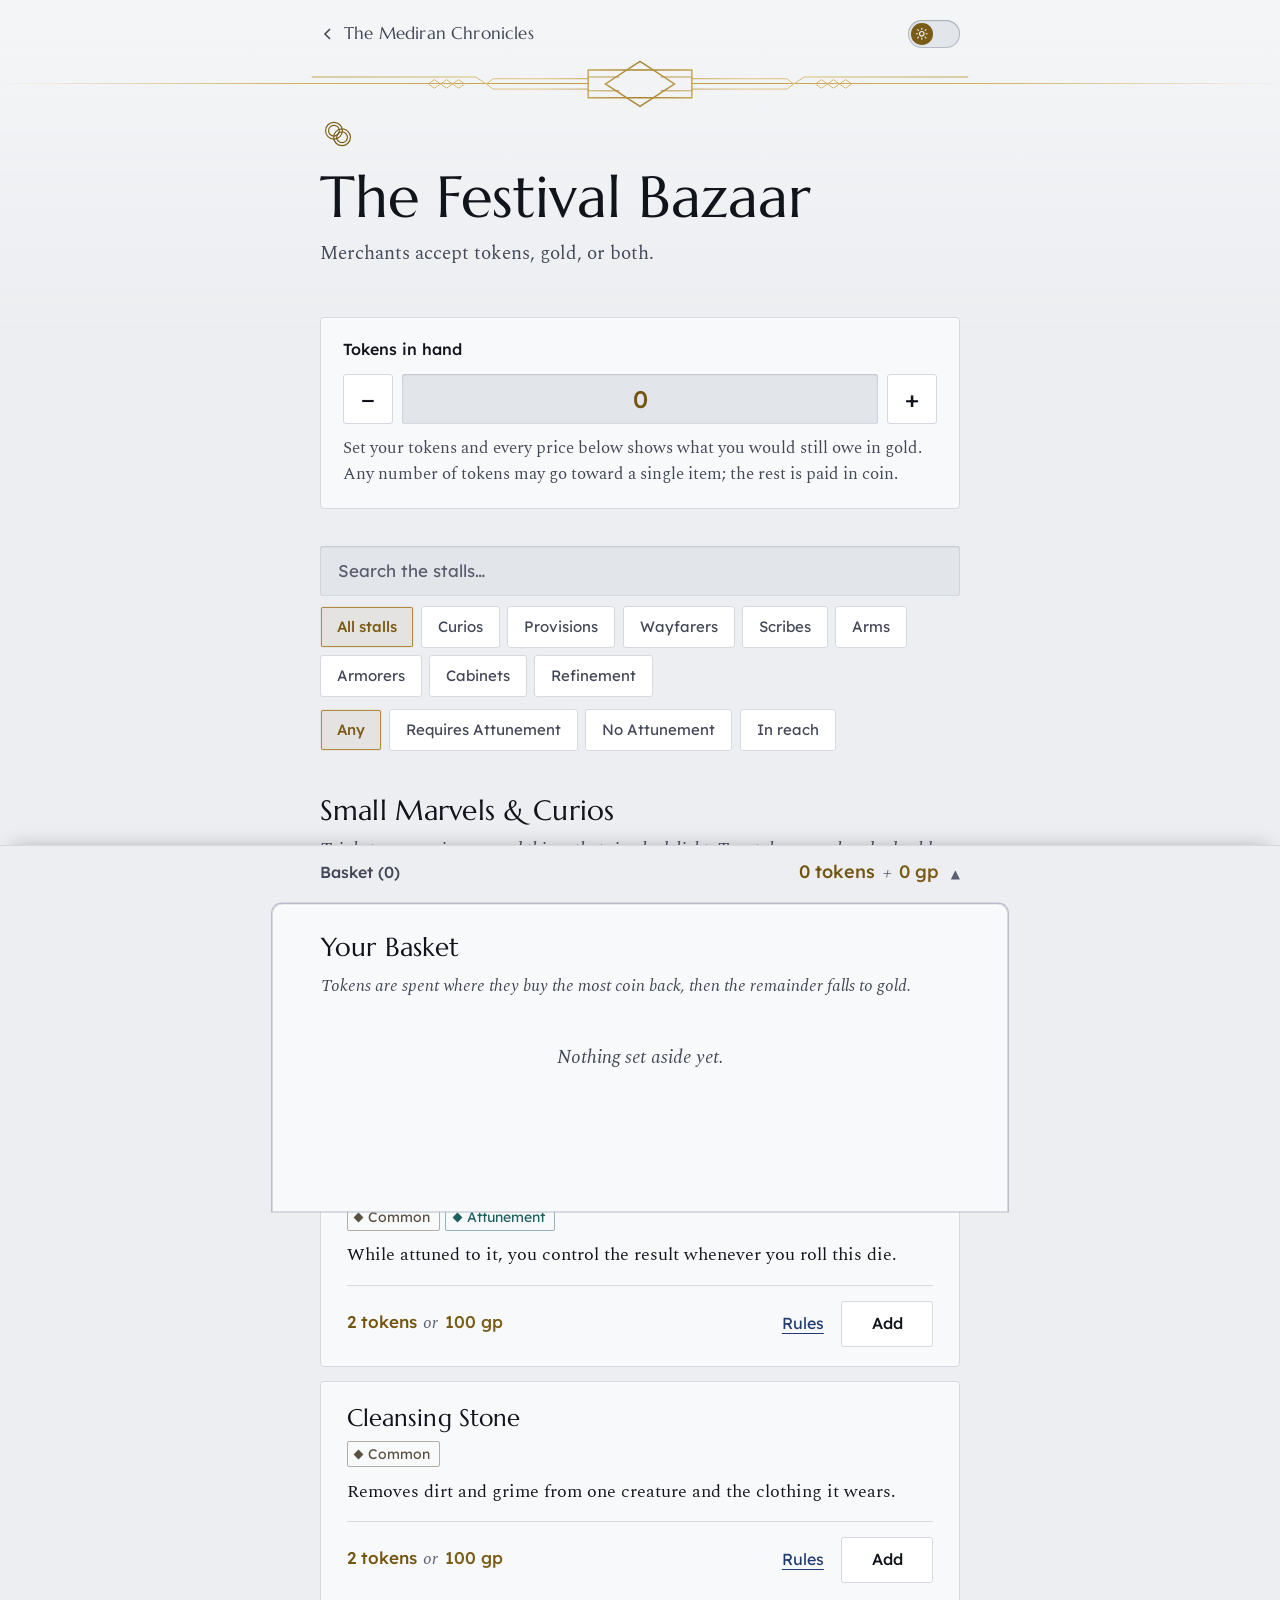
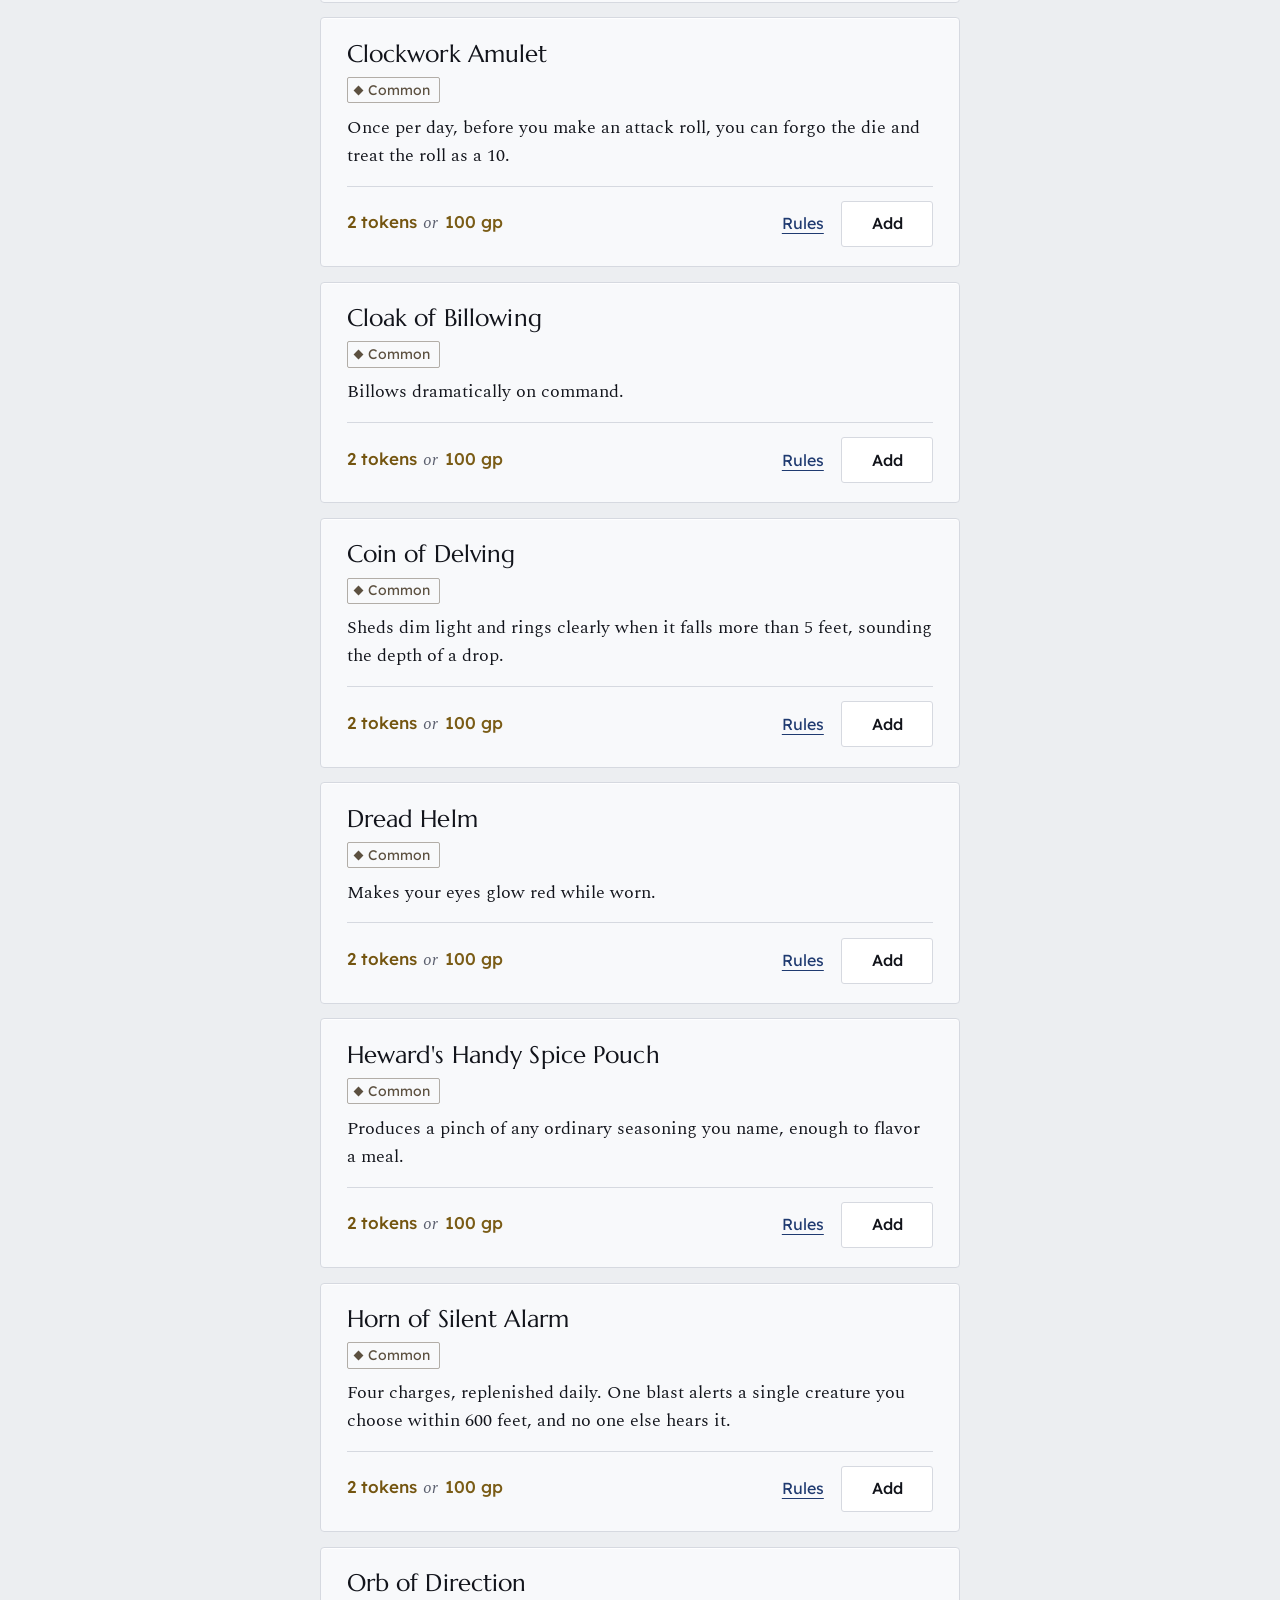
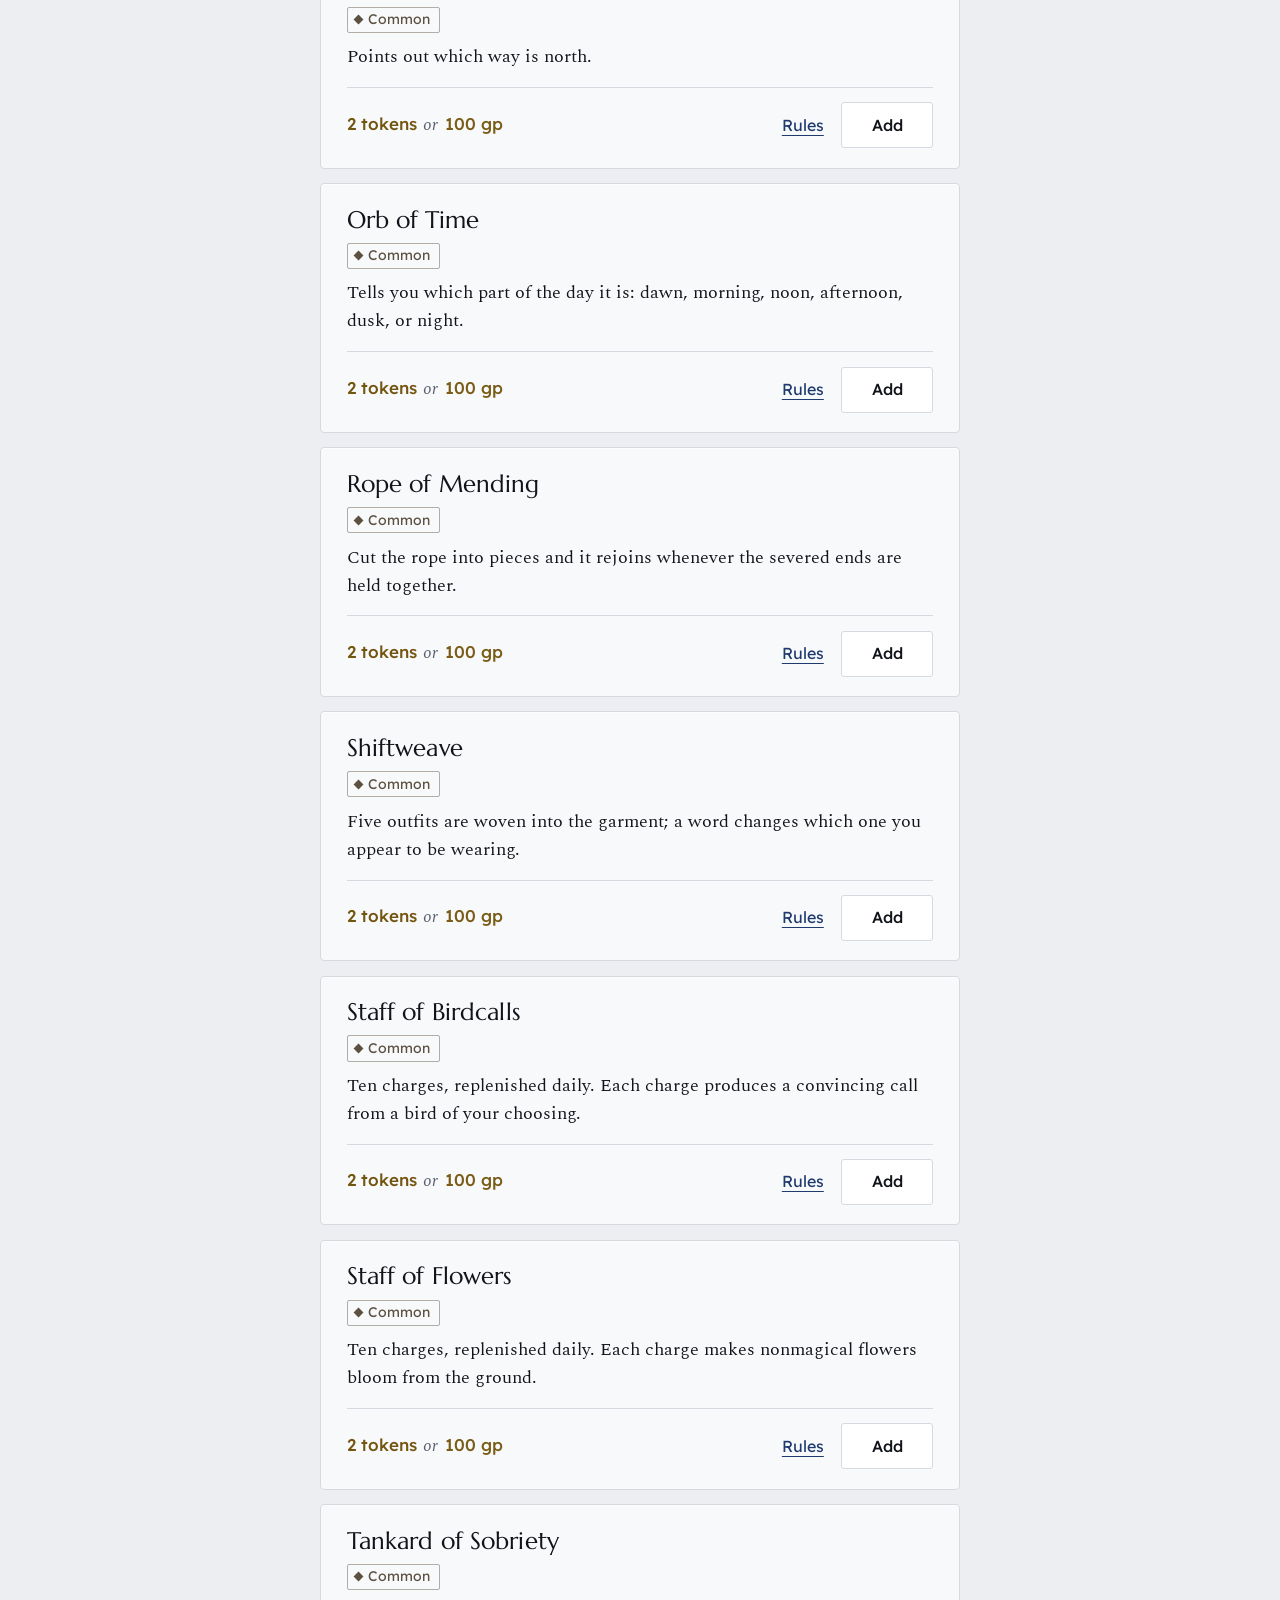
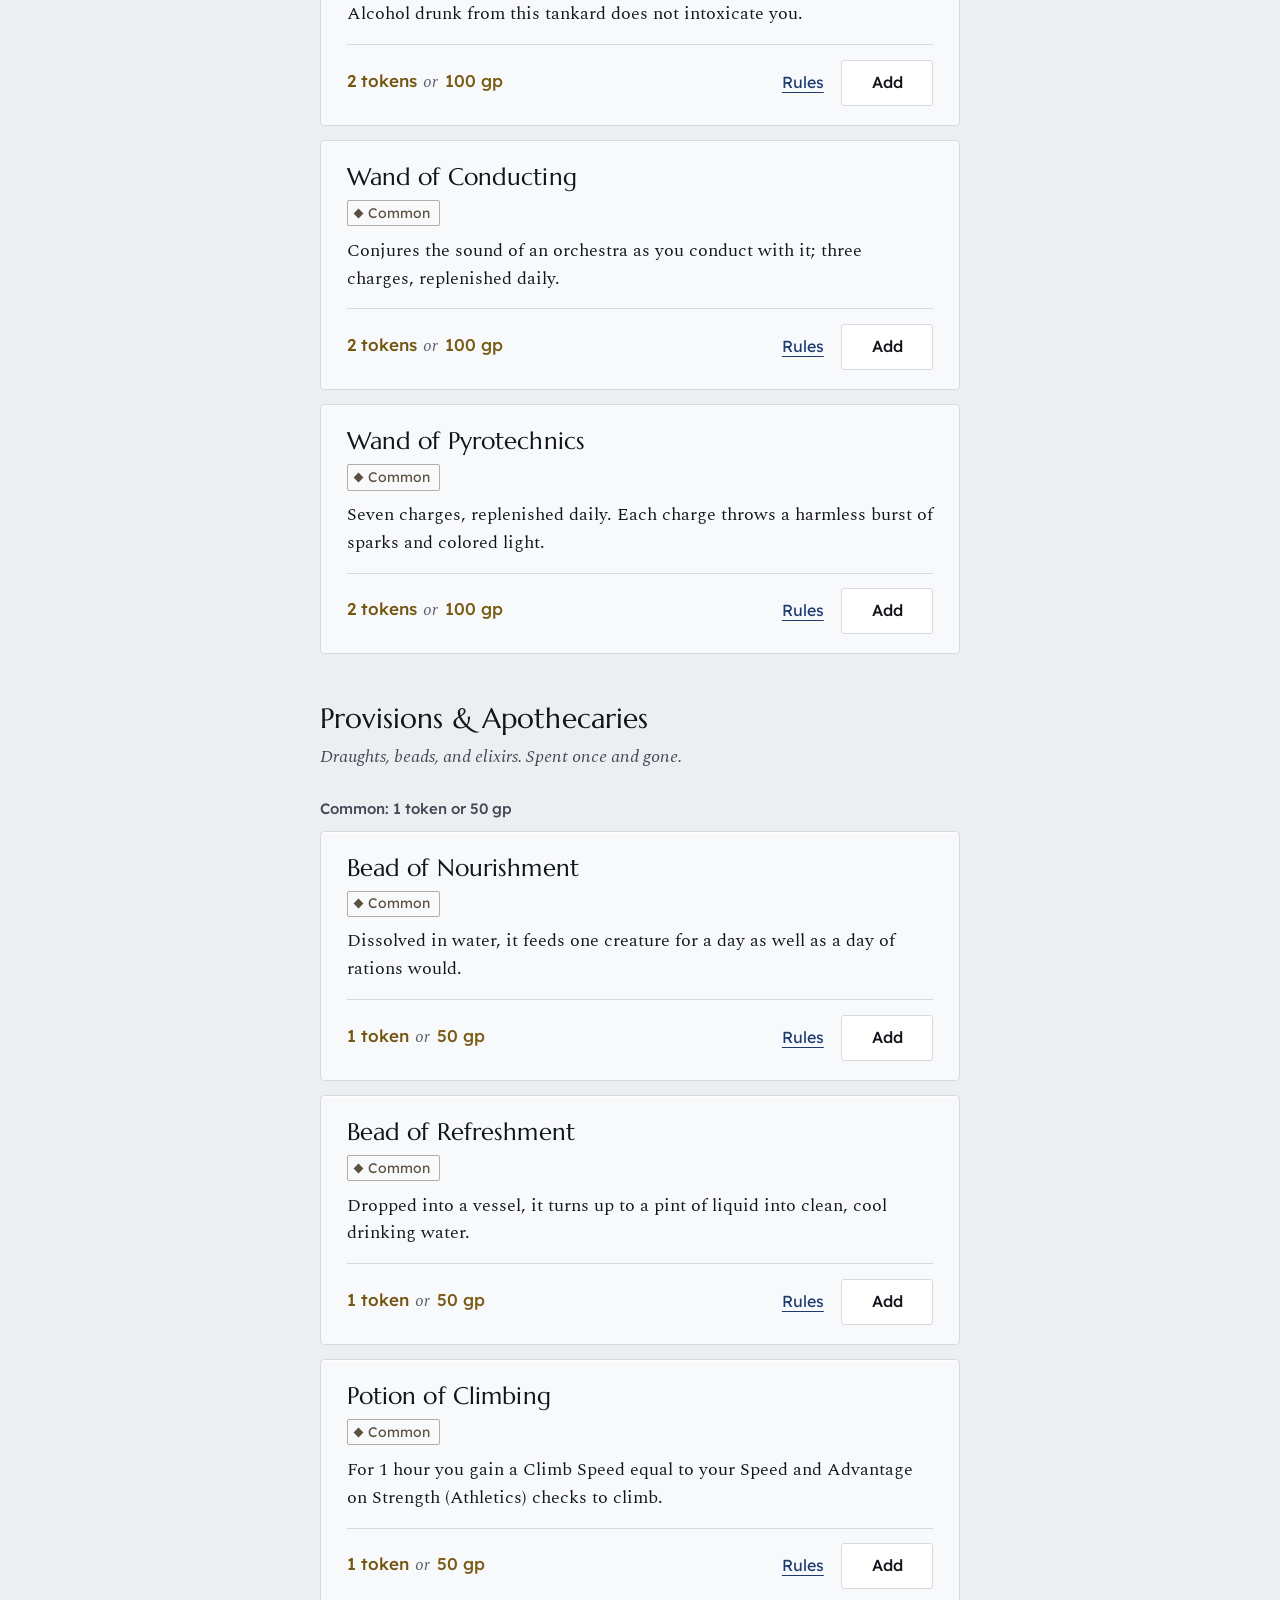
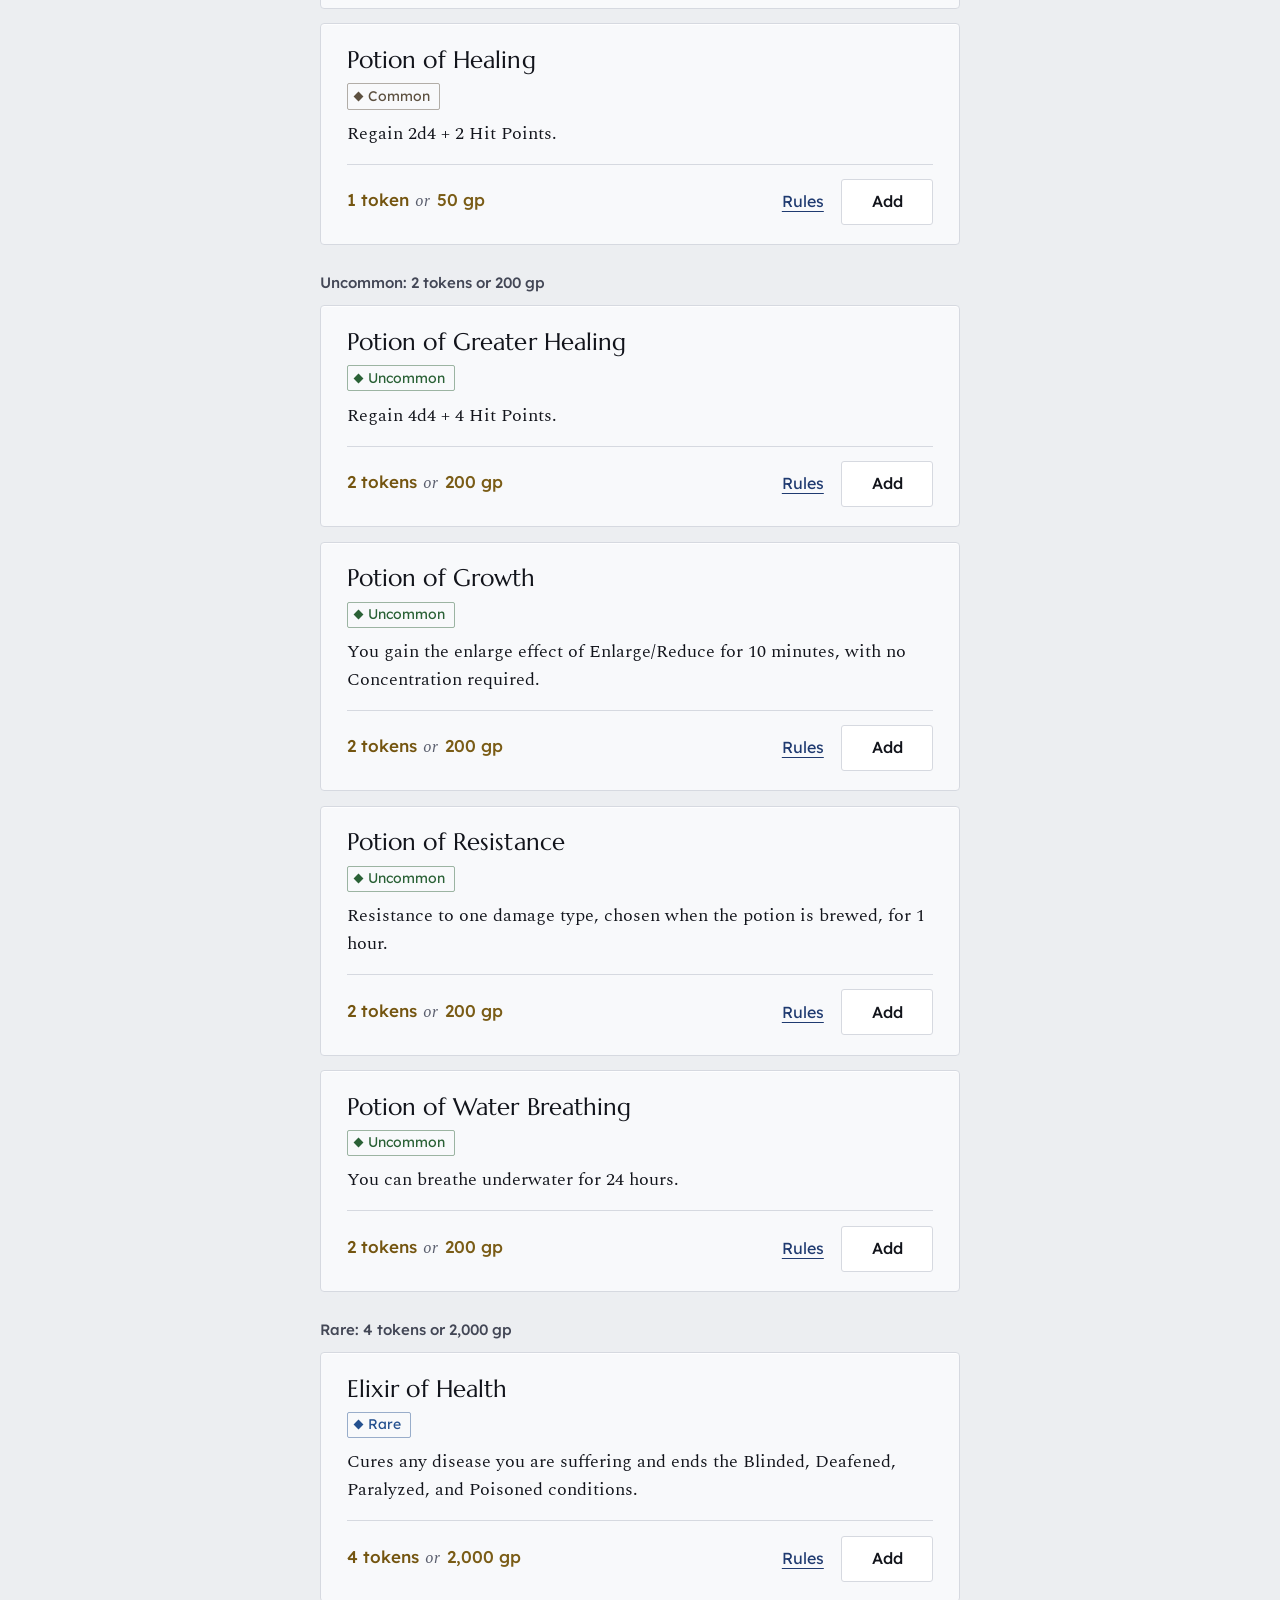
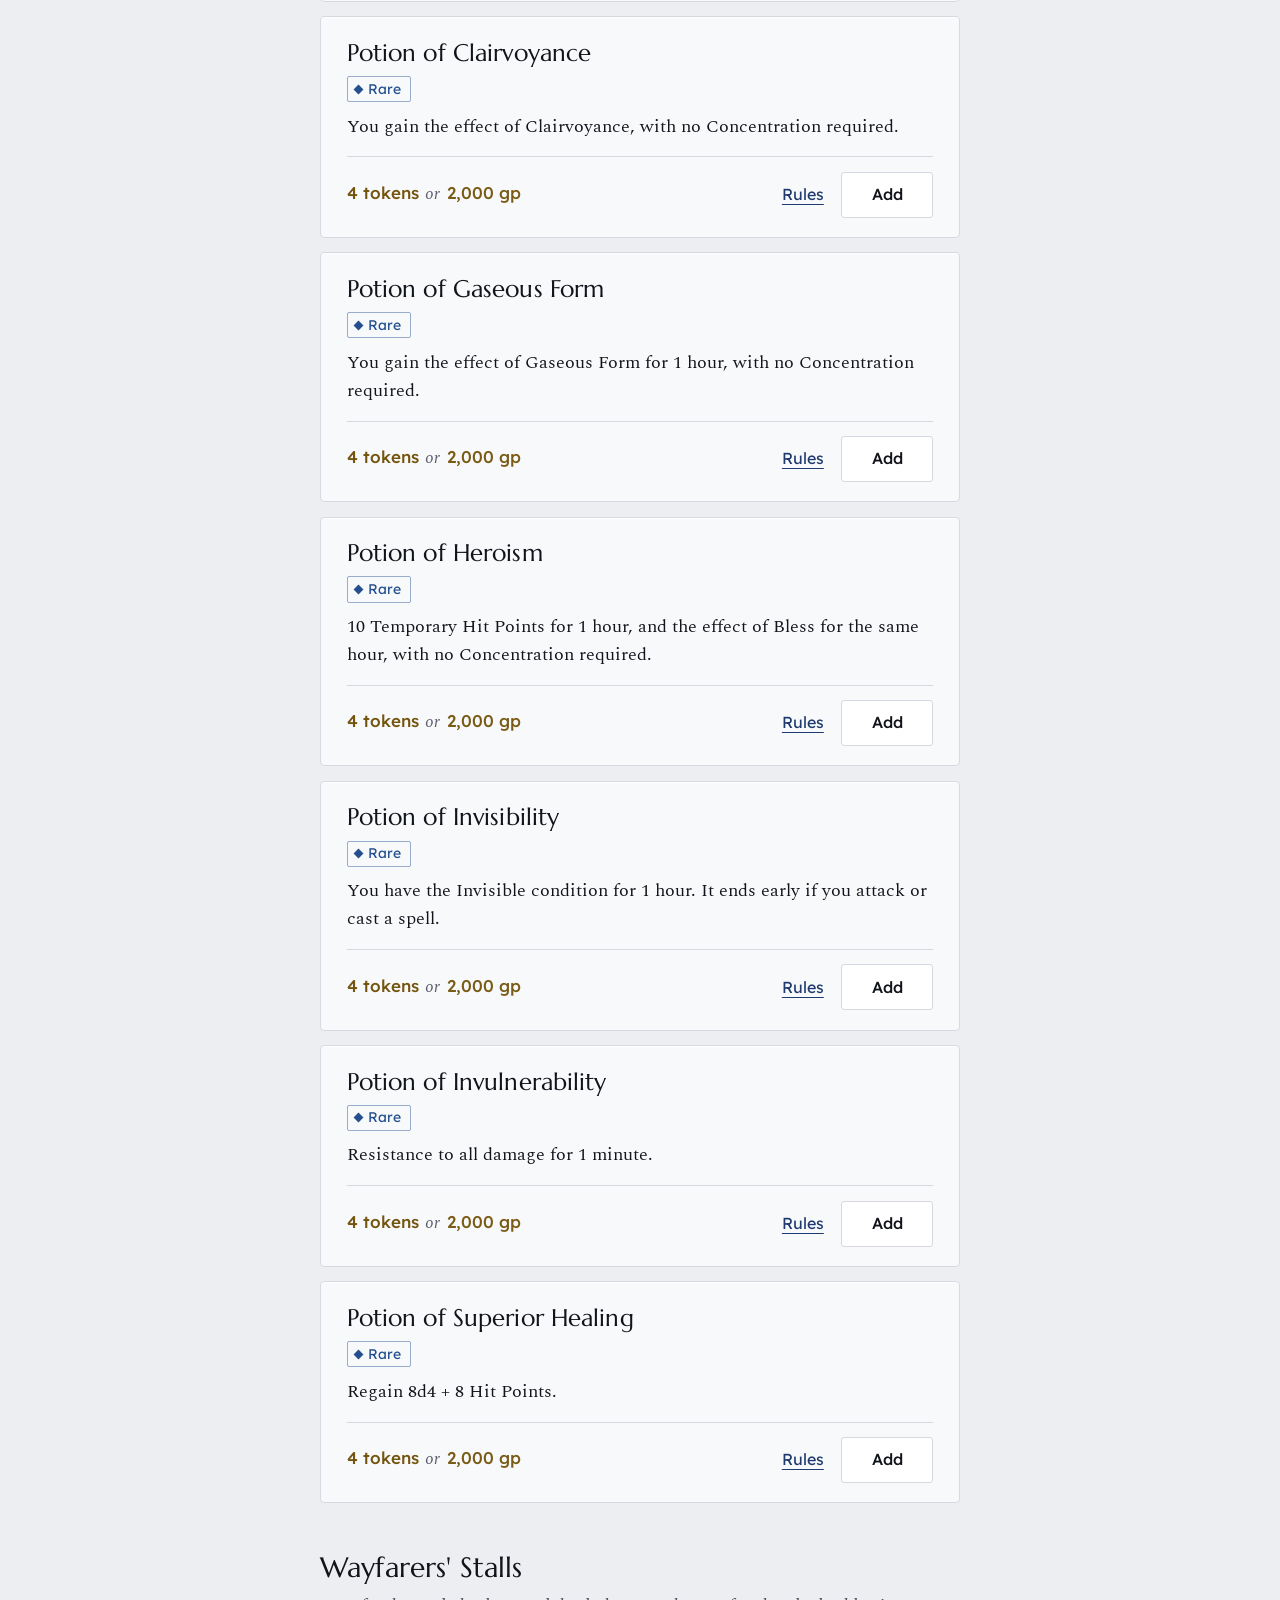
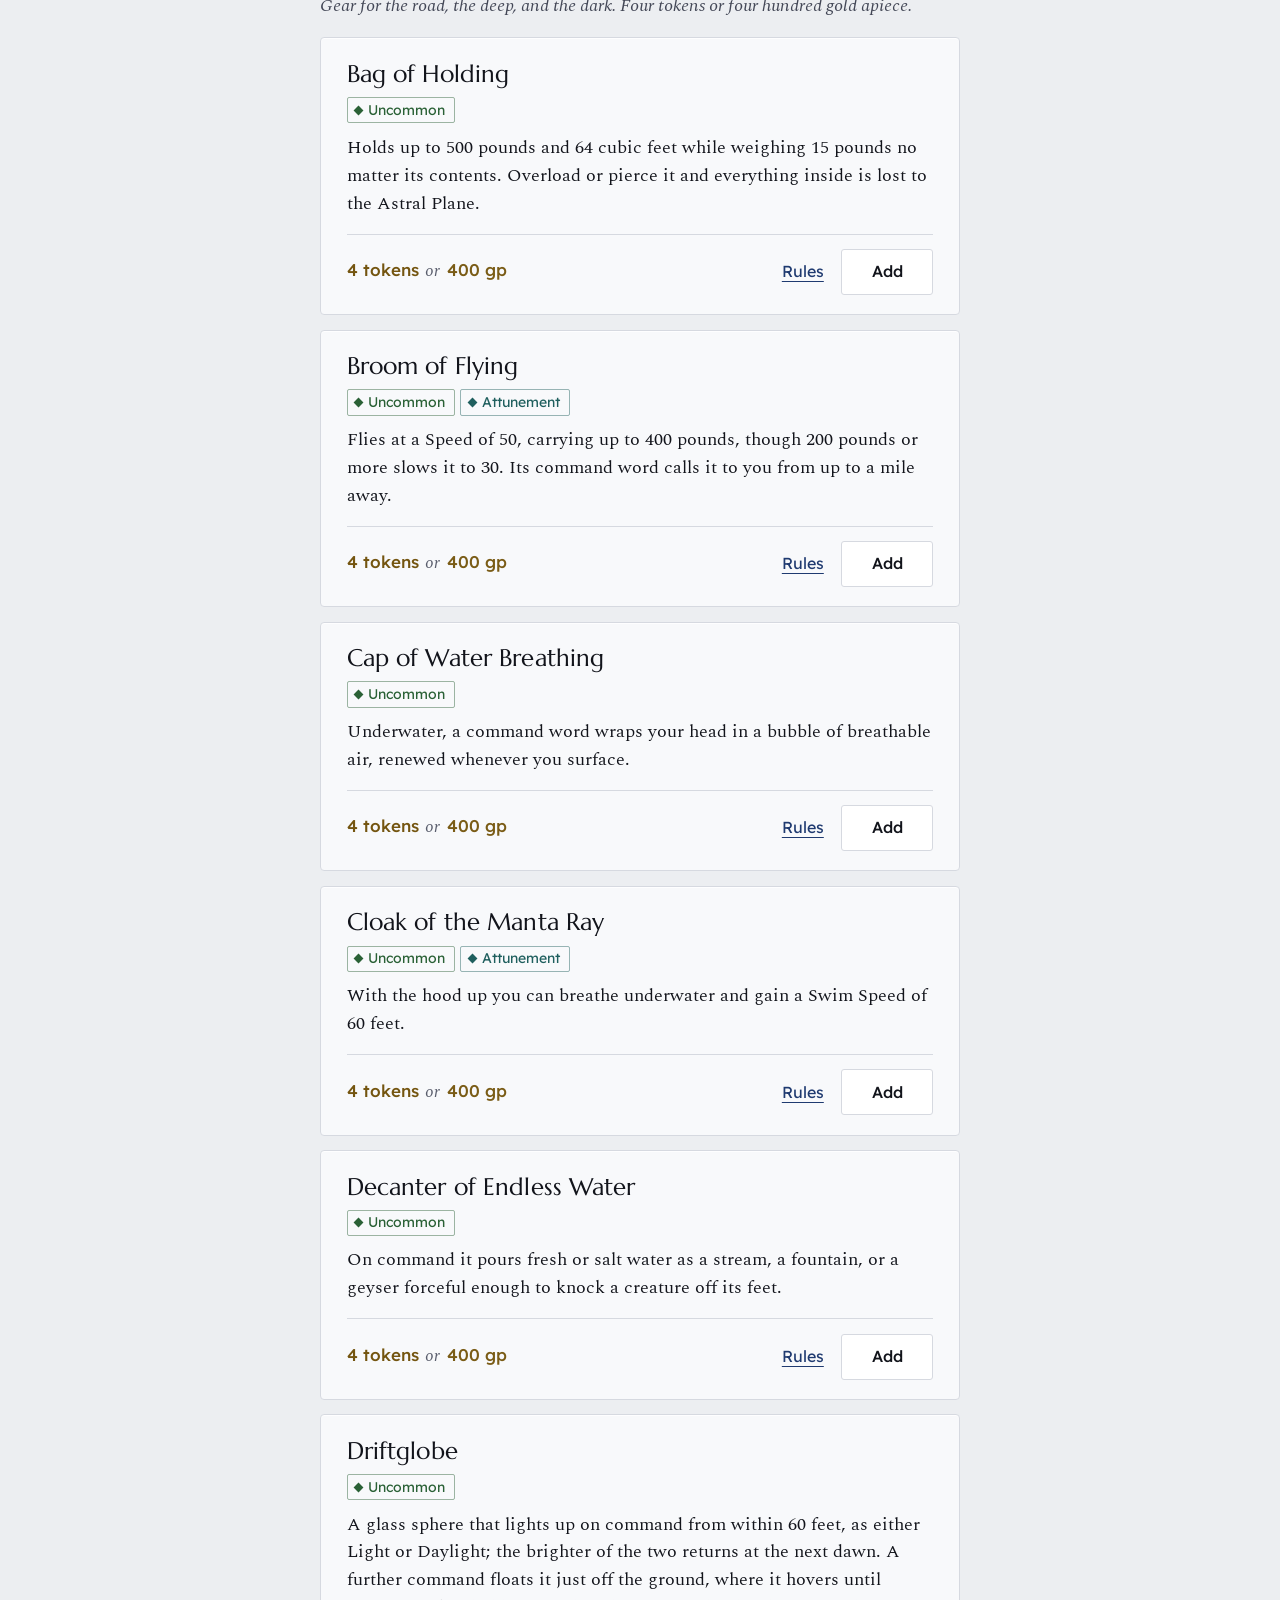
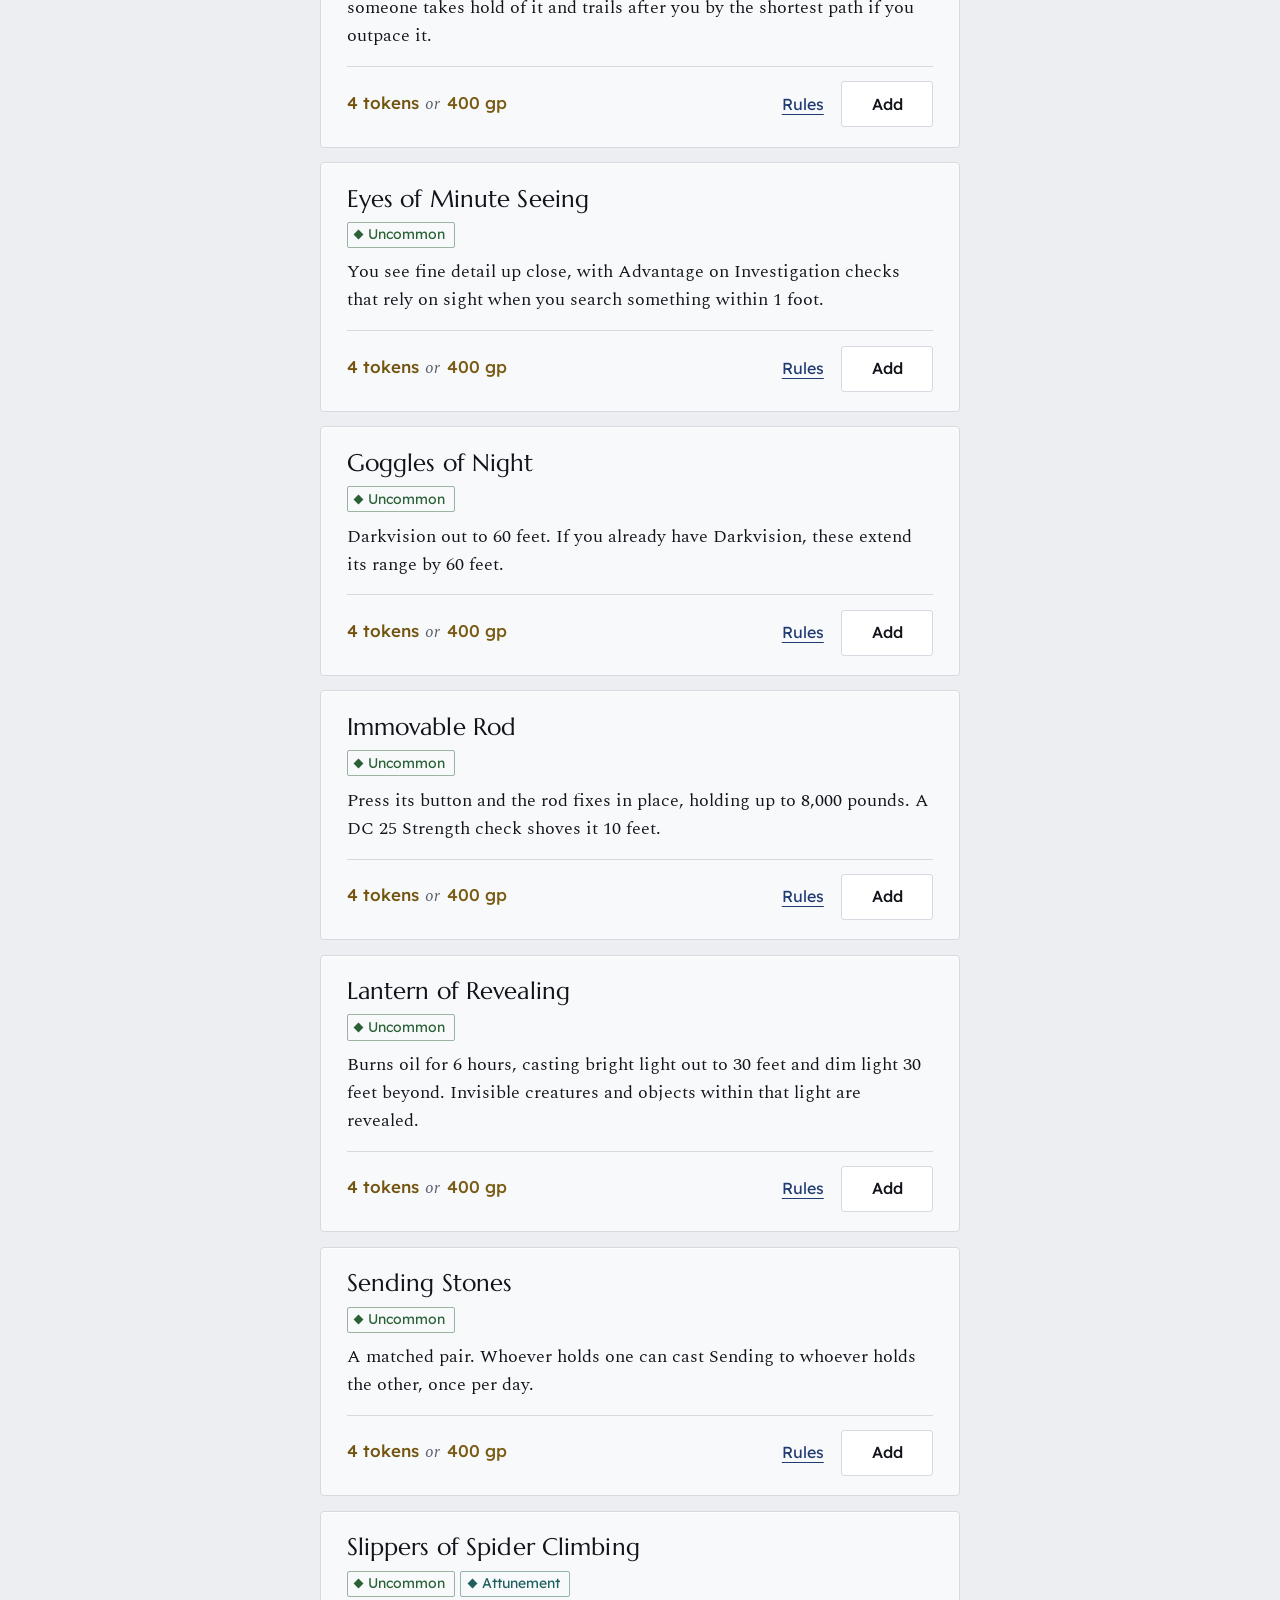
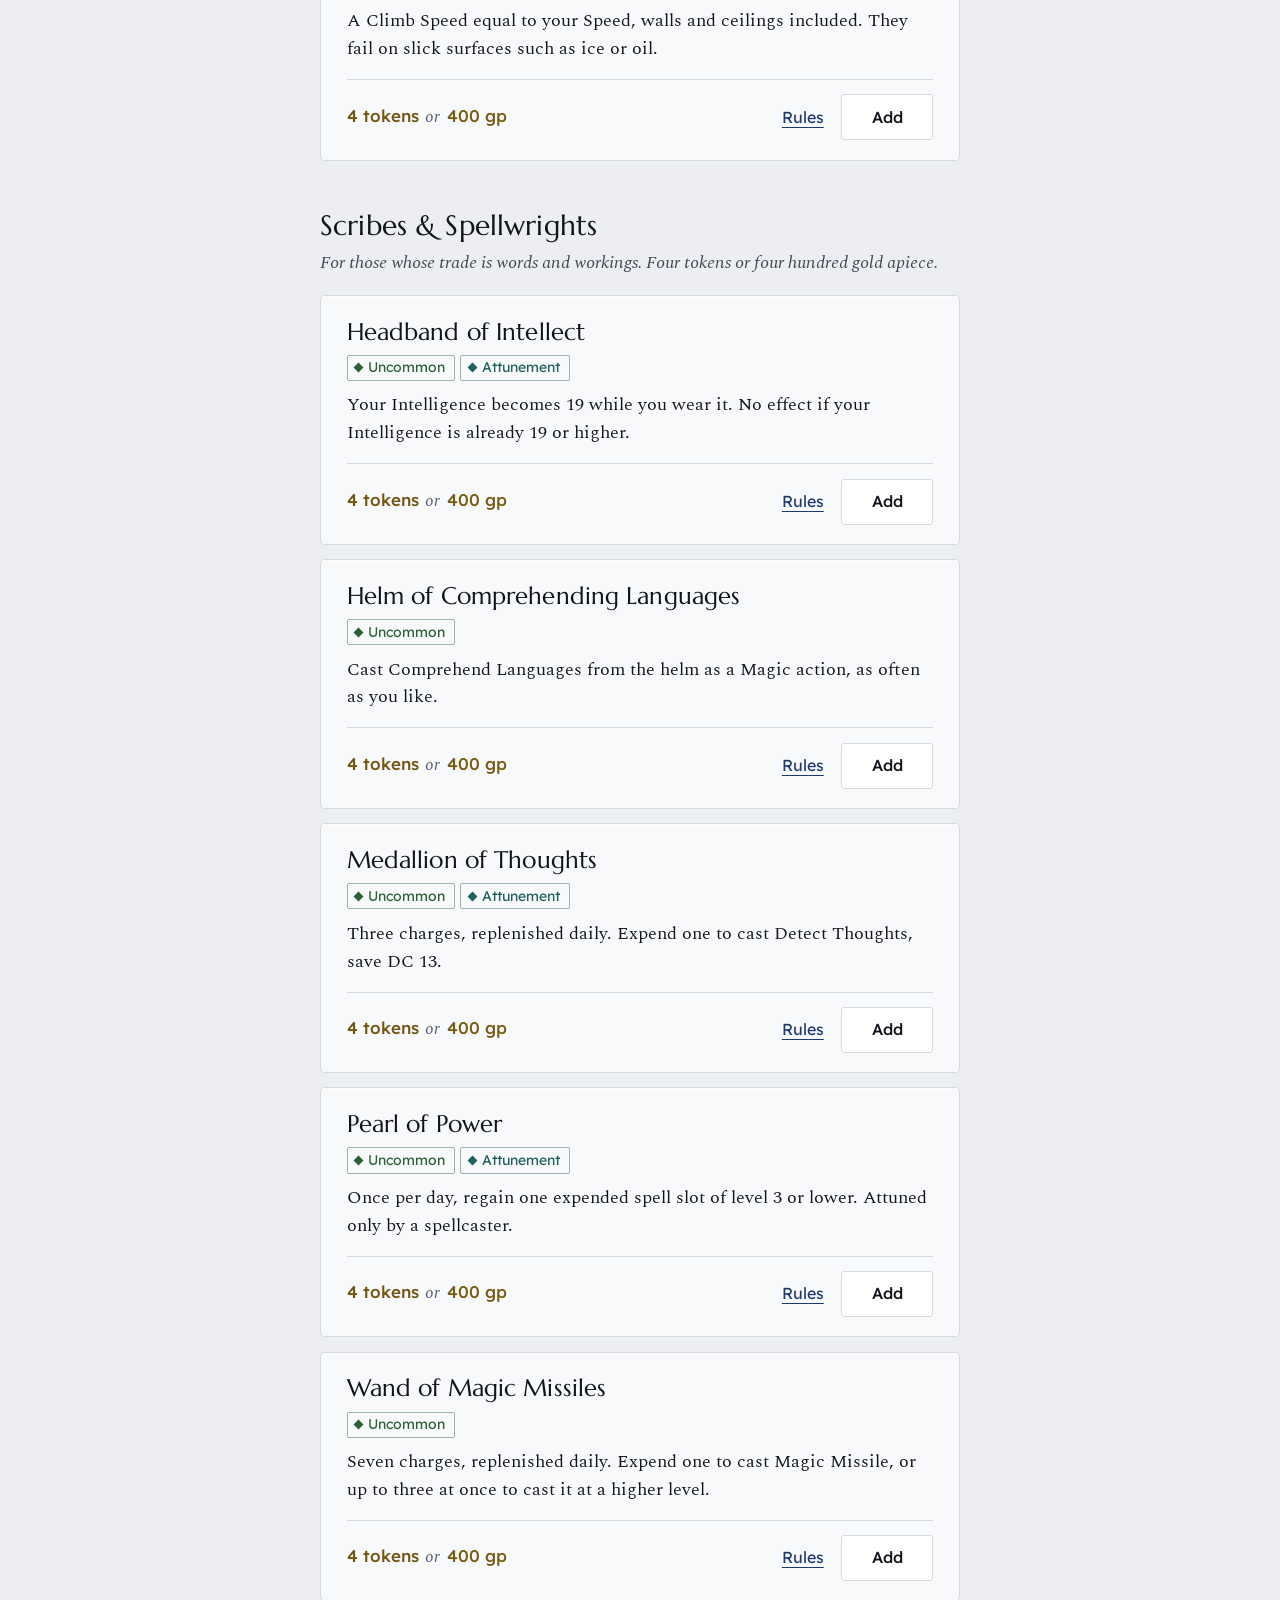
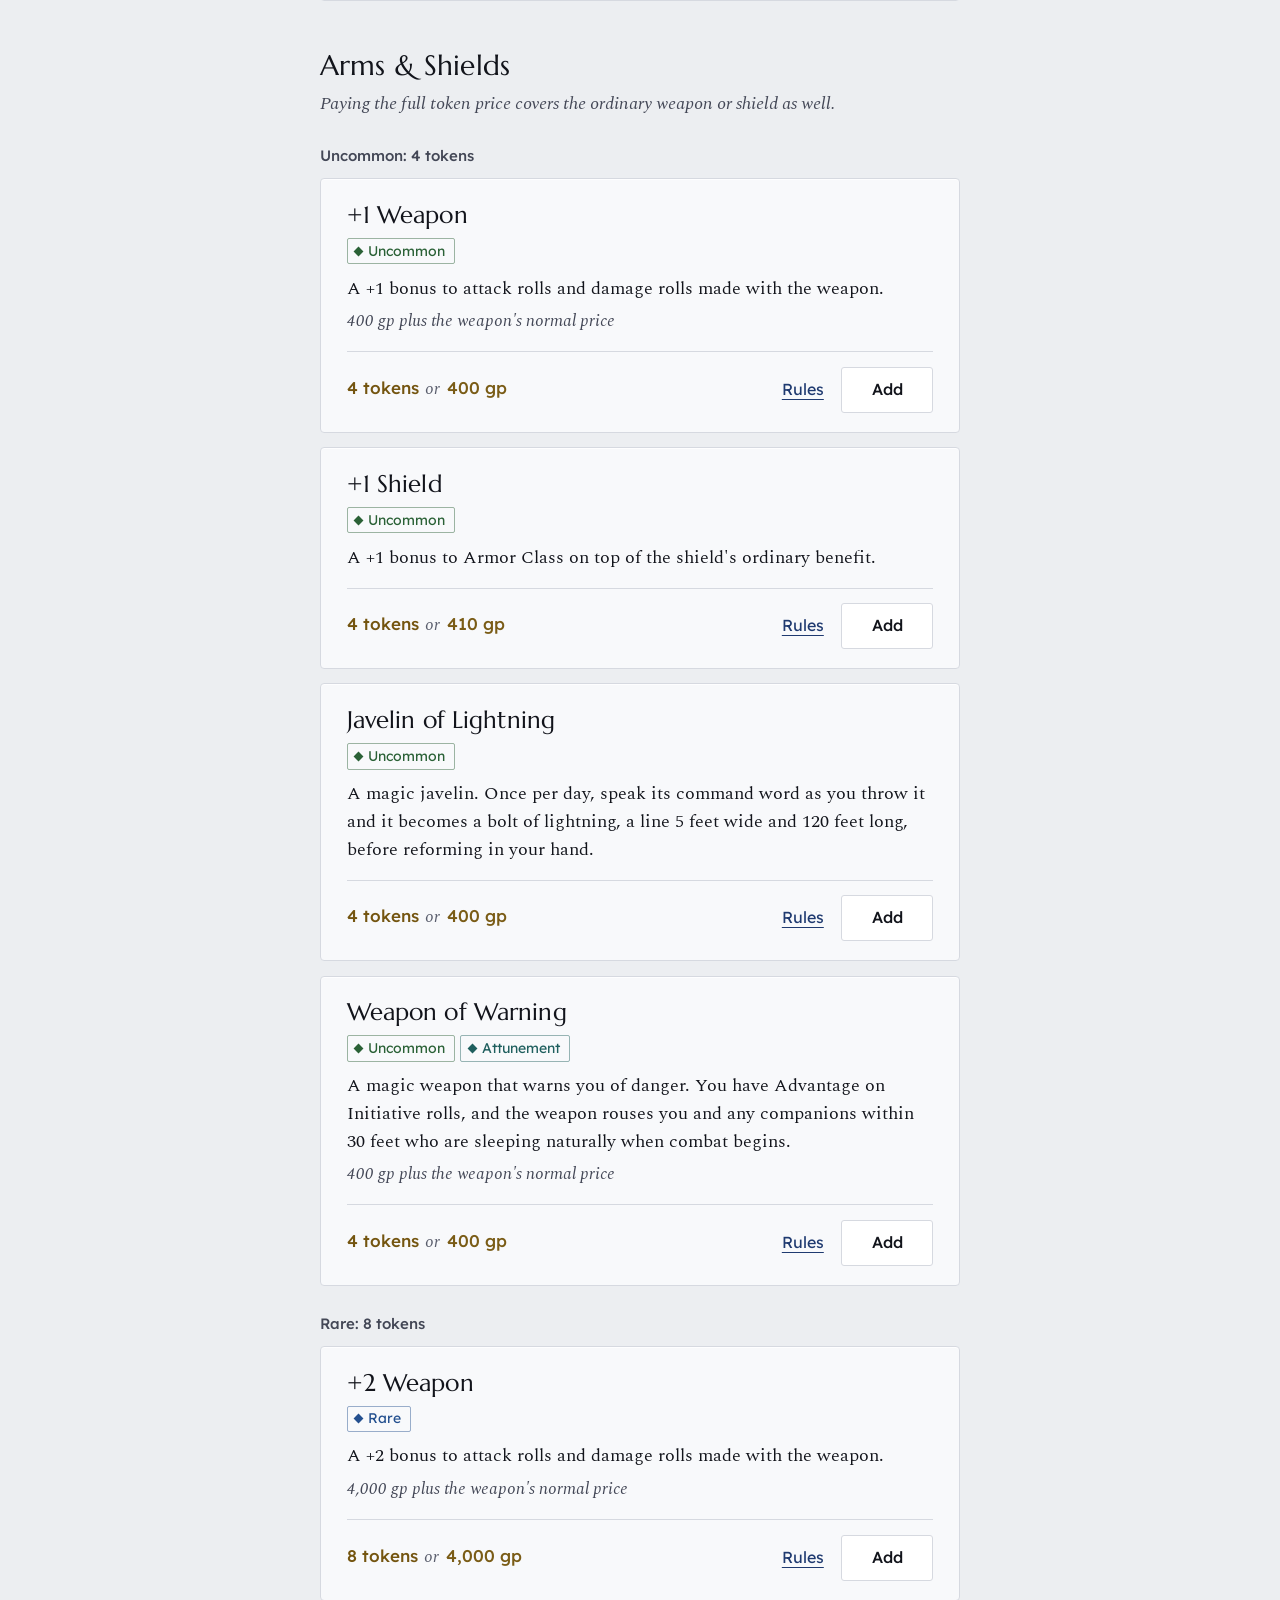
<file: festival-bazaar.html>
<!DOCTYPE html>
<html lang="en">
<head>
<meta charset="UTF-8">
<meta name="viewport" content="width=device-width, initial-scale=1, viewport-fit=cover">
<meta name="color-scheme" content="light dark">
<meta name="theme-color" content="#eceef1" media="(prefers-color-scheme: light)">
<meta name="theme-color" content="#08090f" media="(prefers-color-scheme: dark)">
<meta name="description" content="Every stall at the festival, with token and gold prices worked out from the tokens in your purse.">
<title>The Festival Bazaar – The Mediran Chronicles</title>
<link rel="stylesheet" href="crown.css"><script src="crown.js" defer></script>
<script src="theme.js"></script>
<link rel="preconnect" href="https://fonts.googleapis.com">
<link rel="preconnect" href="https://fonts.gstatic.com" crossorigin>
<link rel="stylesheet" href="https://fonts.googleapis.com/css2?family=Lexend:wght@300..600&family=Marcellus&family=Spectral:ital,wght@0,400;0,500;0,600;1,400;1,600&display=swap">
<link rel="stylesheet" href="medir.css">
<style>
  .wrap {
    position: relative; z-index: 1;
    max-width: var(--page-w); margin: 0 auto;
    padding: 0 var(--pad-r) calc(7rem + env(safe-area-inset-bottom)) var(--pad-l);
  }
  a { color: inherit; }

  /* raised stone controls, shared by the stepper, Add and Empty buttons */
  .step, .add, .clear {
    background: var(--btn-fill); border: 1px solid var(--slab-edge); border-radius: var(--r-ctl);
    box-shadow: var(--btn-shadow); color: var(--text);
  }
  .step:active, .add:active, .clear:active { box-shadow: var(--btn-press); transform: translateY(1px); }

  /* ── Purse ── */
  .purse {
    margin-bottom: 1.5rem; padding: 1.2rem 1.35rem 1.3rem;
    background: var(--slab-fill); border: 1px solid var(--slab-edge); border-radius: var(--r-card); box-shadow: var(--slab-shadow);
  }
  .purse-label { margin-bottom: .7rem; font-family: var(--font-ui); font-size: 1rem; font-weight: 500; color: var(--text); }
  .purse-row { display: flex; align-items: center; gap: .6rem; }
  .step { width: 50px; height: 50px; flex-shrink: 0; font-family: var(--font-ui); font-size: 1.5rem; line-height: 1; }
  #purseInput {
    flex: 1; min-width: 0; height: 50px; text-align: center;
    background: var(--well-fill); border: 0; border-radius: var(--r-ctl); box-shadow: var(--well-shadow);
    font-family: var(--font-ui); font-size: 1.5rem; font-weight: 500; color: var(--token);
    font-variant-numeric: lining-nums tabular-nums; appearance: textfield; -moz-appearance: textfield;
  }
  #purseInput::-webkit-inner-spin-button, #purseInput::-webkit-outer-spin-button { -webkit-appearance: none; margin: 0; }
  #purseInput:focus { outline: none; box-shadow: var(--well-shadow), 0 0 0 2px var(--blue); }
  .purse-hint { margin: .8rem 0 0; font-size: 1.0625rem; line-height: 1.5; color: var(--text-dim); }

  /* ── Search and filters, held at the top while you scroll ── */
  .controls {
    position: sticky; top: 0; z-index: 20;
    margin: 0 calc(-1 * var(--pad-r)) 1.75rem calc(-1 * var(--pad-l));
    padding: .8rem var(--pad-r) .75rem var(--pad-l);
  }
  .controls.is-pinned {
    background: var(--bar-bg);
    box-shadow: 0 0 0 100vmax var(--bar-bg), 0 1px 0 100vmax var(--groove-dark);
    clip-path: inset(0 -100vmax -1px);
  }
  @media (min-width: 48rem) { .controls { margin-inline: 0; padding-inline: 0; } }
  #search {
    width: 100%; height: 50px; padding: 0 1.1rem;
    background: var(--well-fill); border: 0; border-radius: var(--r-ctl); box-shadow: var(--well-shadow);
    font-family: var(--font-ui); font-size: 1.0625rem; color: var(--text);
  }
  #search:focus { outline: none; box-shadow: var(--well-shadow), 0 0 0 2px var(--blue); }
  #search::placeholder { color: var(--text-ghost); opacity: 1; }

  .chips {
    display: flex; gap: .45rem; margin-top: .6rem; padding-bottom: 3px;
    overflow-x: auto; overscroll-behavior-x: contain; scrollbar-width: none;
    margin-inline: calc(-1 * var(--pad-l)) calc(-1 * var(--pad-r)); padding-inline: var(--pad-l) var(--pad-r);
  }
  .chips::-webkit-scrollbar { display: none; }
  .chip {
    flex-shrink: 0; min-height: 42px; padding: 0 1rem;
    background: var(--btn-fill); border: 1px solid var(--slab-edge); border-radius: var(--r-pill); box-shadow: var(--btn-shadow);
    font-family: var(--font-ui); font-size: .9375rem; font-weight: 400; color: var(--text-dim); white-space: nowrap;
  }
  .chip:active { box-shadow: var(--btn-press); }
  .chip.on { color: var(--on-gold); font-weight: 500; background: var(--gold-fill); border-color: transparent; box-shadow: var(--gold-shadow); }
  @media (hover: hover) and (pointer: fine) { .chip:not(.on):hover { color: var(--text); } }
  @media (min-width: 48rem) { .chips { flex-wrap: wrap; overflow: visible; margin-inline: 0; padding-inline: 0; } }

  /* ── Stalls ── */
  .stall { margin-bottom: 3rem; }
  .stall-head h2 {
    margin: 0 0 .45rem;
    font-family: var(--font-display); font-weight: 400;
    font-size: 1.75rem; line-height: 1.2; letter-spacing: .005em; color: var(--text); text-shadow: var(--carve);
  }
  .stall-note { margin: 0 0 1.1rem; max-width: 40rem; font-size: 1.125rem; font-style: italic; line-height: 1.55; color: var(--text-dim); }
  .sub-head { margin: 1.6rem 0 .65rem; font-family: var(--font-ui); font-size: .9375rem; font-weight: 500; color: var(--text-dim); }

  /* ── Item slabs ── */
  .card {
    margin-bottom: .9rem; padding: 1.2rem 1.35rem 1.1rem;
    background: var(--slab-fill); border: 1px solid var(--slab-edge); border-radius: var(--r-card); box-shadow: var(--slab-shadow);
  }
  .card.in-basket { border-color: var(--gold-edge); box-shadow: var(--slab-shadow), inset 0 0 0 1px var(--gold-edge); }

  .card-name {
    margin: 0;
    font-family: var(--font-display); font-weight: 400;
    font-size: 1.375rem; line-height: 1.22; letter-spacing: .005em; color: var(--text);
  }
  .badges { display: flex; flex-wrap: wrap; gap: .35rem; margin-top: .5rem; }

  .card-effect { margin: .65rem 0 0; font-size: 1.125rem; line-height: 1.55; color: var(--text); }
  .card-plus { margin: .35rem 0 0; font-size: 1.0625rem; font-style: italic; color: var(--text-dim); }

  .card-foot {
    display: flex; flex-wrap: wrap; align-items: center; gap: .6rem; margin-top: 1rem; padding-top: .9rem;
    border-top: 1px solid var(--groove-dark); box-shadow: inset 0 1px 0 var(--groove-light);
  }
  .price { flex: 1; min-width: 0; }
  /* on a phone the price takes its own line and the buttons sit under it, to the right */
  @media (max-width: 37.5rem) {
    .price { flex-basis: 100%; }
    .price + .rules, .price + .add { margin-left: auto; }
  }
  .price-main { font-family: var(--font-ui); font-size: 1.0625rem; font-weight: 500; font-variant-numeric: lining-nums tabular-nums; }
  .tok { color: var(--token); }
  .gp  { color: var(--gold); }
  .sep { padding: 0 .4em; font-family: var(--font-text); font-weight: 400; font-style: italic; color: var(--text-ghost); }
  .price-you { margin-top: .15rem; font-size: 1rem; color: var(--text-dim); }
  .price-you b { font-weight: 600; color: var(--uc); }

  .add { flex-shrink: 0; min-width: 5.75rem; height: 46px; padding: 0 1rem; font-family: var(--font-ui); font-size: 1rem; font-weight: 500; }
  .add.on { color: var(--on-gold); background: var(--gold-fill); border-color: transparent; box-shadow: var(--gold-shadow); }
  .rules {
    flex-shrink: 0; display: inline-flex; align-items: center; height: 46px; padding: 0 .5rem;
    font-family: var(--font-ui); font-size: 1rem; color: var(--blue);
    text-decoration: underline; text-decoration-thickness: 1px; text-underline-offset: .22em;
  }
  @media (hover: hover) and (pointer: fine) { .rules:hover { color: var(--text); } }

  .empty { display: none; padding: 2.5rem 0; text-align: center; font-style: italic; color: var(--text-dim); }

  /* ── Basket bar: a ledge along the bottom; it sits above the open sheet so it also closes it ── */
  .basket-bar {
    position: fixed; left: 0; right: 0; bottom: 0; z-index: 55;
    display: flex; align-items: center; gap: .75rem; width: 100%;
    padding: .75rem var(--bar-inline) calc(.75rem + env(safe-area-inset-bottom));
    background: var(--bar-bg); border: 0; border-top: 1px solid var(--slab-edge);
    box-shadow: inset 0 1px 0 var(--groove-light), 0 -8px 20px -12px rgba(0,0,0,.35);
    text-align: left; color: var(--text); font-family: var(--font-ui);
  }
  .basket-count { font-size: 1rem; font-weight: 500; color: var(--text-dim); }
  .basket-total { flex: 1; text-align: right; font-size: 1.125rem; font-weight: 500; font-variant-numeric: lining-nums tabular-nums; }
  .basket-caret { font-size: .75rem; color: var(--text-ghost); }

  /* ── Basket sheet ── */
  .sheet-bg { position: fixed; inset: 0; z-index: 45; display: none; background: var(--scrim); }
  .sheet-bg.open { display: block; }
  .sheet {
    position: fixed; left: 0; right: 0; bottom: 0; z-index: 50;
    max-width: 46rem; margin: 0 auto; max-height: 80vh; max-height: 80dvh;
    overflow-y: auto; overscroll-behavior: contain;
    padding: 1.4rem var(--pad-r) calc(6rem + env(safe-area-inset-bottom)) var(--pad-l);
    background: var(--slab-fill); border: 1px solid var(--slab-edge); border-bottom: 0; border-radius: 10px 10px 0 0;
    box-shadow: var(--slab-lift);
    transform: translateY(101%); transition: transform .24s cubic-bezier(.3,.7,.2,1);
  }
  .sheet.open { transform: translateY(0); }
  .sheet-title { font-family: var(--font-display); font-size: 1.625rem; font-weight: 400; letter-spacing: .005em; }
  .sheet-sub { margin: .35rem 0 1.1rem; font-size: 1.0625rem; font-style: italic; line-height: 1.5; color: var(--text-dim); }
  .line { display: flex; align-items: flex-start; gap: .6rem; padding: .8rem 0; border-bottom: 1px solid var(--groove-dark); box-shadow: 0 1px 0 var(--groove-light); }
  .line-main { flex: 1; min-width: 0; }
  .line-name { font-family: var(--font-display); font-size: 1.1875rem; }
  .line-alloc { margin-top: .15rem; font-size: 1rem; color: var(--text-dim); }
  .line-alloc b { font-weight: 600; color: var(--token); }
  .line-gold { padding-top: .1rem; font-family: var(--font-ui); font-size: 1.0625rem; font-weight: 500; color: var(--gold); white-space: nowrap; font-variant-numeric: lining-nums tabular-nums; }
  .line-x {
    flex-shrink: 0; width: 44px; height: 44px; margin: -.35rem -.4rem 0 0;
    background: none; border: 0; border-radius: var(--r-ctl); font-size: 1.5rem; line-height: 1; color: var(--text-ghost);
  }
  .line-x:active { background: var(--well-fill); color: var(--text); }
  .totals { margin-top: 1.1rem; font-family: var(--font-ui); }
  .t-row { display: flex; justify-content: space-between; align-items: baseline; gap: 1rem; margin-bottom: .45rem; font-size: 1rem; font-variant-numeric: lining-nums tabular-nums; }
  .t-row span:first-child { color: var(--text-dim); }
  .t-row.grand { margin-top: .9rem; padding-top: .8rem; border-top: 1px solid var(--groove-dark); box-shadow: inset 0 1px 0 var(--groove-light); font-size: 1.3125rem; font-weight: 500; }
  .t-row.grand span:first-child { color: var(--text); }
  .clear { width: 100%; height: 50px; margin-top: 1.1rem; font-family: var(--font-ui); font-size: 1rem; font-weight: 500; color: var(--text-dim); }
  .sheet-empty { padding: 1.5rem 0; text-align: center; font-style: italic; color: var(--text-dim); }

  @media (min-width: 42.5rem) {
    .card { padding: 1.35rem 1.6rem 1.2rem; }
    .card-name { font-size: 1.5rem; }
  }
</style>
</head>
<body style="--page-w:46rem">
<nav class="medir-bar" aria-label="Site">
  <a class="medir-home" href="index.html"><svg viewBox="0 0 16 16" fill="none" stroke="currentColor" stroke-width="1.6" aria-hidden="true"><path d="M10 3 5 8l5 5"/></svg>The Mediran Chronicles</a>
  <button class="medir-toggle" type="button" role="switch" aria-checked="false" aria-label="Dark mode"><span class="track" aria-hidden="true"><span class="knob"><svg class="i-sun" viewBox="0 0 24 24" fill="none" stroke="currentColor" stroke-width="2" stroke-linecap="round"><circle cx="12" cy="12" r="4"/><path d="M12 2.5v2M12 19.5v2M4.6 4.6l1.4 1.4M18 18l1.4 1.4M2.5 12h2M19.5 12h2M4.6 19.4 6 18M18 6l1.4-1.4"/></svg><svg class="i-moon" viewBox="0 0 24 24" fill="currentColor"><path d="M20 14.5A8 8 0 0 1 9.5 4a8 8 0 1 0 10.5 10.5Z"/></svg></span></span></button>
</nav>

<div class="wrap">
  <header class="page-head">
    <div class="page-mark"><svg class="sigil" viewBox="0 0 24 24" role="img" aria-label="The Merchant: Commerce, Prosperity, Travel"><title>The Merchant: Commerce, Prosperity, Travel</title><circle cx="9.3" cy="9.8" r="5.6"/><circle cx="9.3" cy="9.8" r="3.6"/><circle cx="14.7" cy="14.2" r="5.6"/><circle cx="14.7" cy="14.2" r="3.6"/></svg></div>
    <h1 class="page-title">The Festival Bazaar</h1>
    <p class="page-sub">Merchants accept tokens, gold, or both.</p>
  </header>

  <section class="purse">
    <div class="purse-label">Tokens in hand</div>
    <div class="purse-row">
      <button class="step" id="minus" aria-label="Fewer tokens">&minus;</button>
      <input id="purseInput" type="number" inputmode="numeric" min="0" value="0" aria-label="Tokens in hand" enterkeyhint="done">
      <button class="step" id="plus" aria-label="More tokens">+</button>
    </div>
    <p class="purse-hint">Set your tokens and every price below shows what you would still owe in gold. Any number of tokens may go toward a single item; the rest is paid in coin.</p>
  </section>

  <div class="controls" data-pin>
    <input id="search" type="search" enterkeyhint="search" aria-label="Search the stalls" placeholder="Search the stalls&hellip;" autocomplete="off">
    <div class="chips stalls" id="stallChips">
      <button class="chip on" data-s="all">All stalls</button>
      <button class="chip" data-s="curios">Curios</button>
      <button class="chip" data-s="provisions">Provisions</button>
      <button class="chip" data-s="wayfarers">Wayfarers</button>
      <button class="chip" data-s="scribes">Scribes</button>
      <button class="chip" data-s="arms">Arms</button>
      <button class="chip" data-s="armor">Armorers</button>
      <button class="chip" data-s="cabinets">Cabinets</button>
      <button class="chip" data-s="refine">Refinement</button>
    </div>
    <div class="chips props" id="propChips">
      <button class="chip on" data-p="all">Any</button>
      <button class="chip" data-p="att">Requires Attunement</button>
      <button class="chip" data-p="noatt">No Attunement</button>
      <button class="chip" data-p="afford">In reach</button>
    </div>
  </div>

  <main id="stalls"></main>
  <p class="empty" id="empty">No stall carries such a thing.</p>
</div>

<button class="basket-bar" id="basketBar" type="button" aria-controls="sheet" aria-expanded="false">
  <span class="basket-count" id="basketCount">Basket (0)</span>
  <span class="basket-total" id="basketTotal"><span class="tok">0 tokens</span><span class="sep">+</span><span class="gp">0 gp</span></span>
  <span class="basket-caret" id="basketCaret" aria-hidden="true">&#9650;</span>
</button>

<div class="sheet-bg" id="sheetBg"></div>
<div class="sheet" id="sheet" role="dialog" aria-label="Your basket">
  <div class="sheet-title">Your Basket</div>
  <p class="sheet-sub">Tokens are spent where they buy the most coin back, then the remainder falls to gold.</p>
  <div id="sheetLines"></div>
  <div id="sheetTotals"></div>
</div>

<script>
const W = "http://dnd2024.wikidot.com/magic-item:";

/* t: full token price · g: full gold price · rt: gp removed per token
   r: rarity · att: attunement · one: only one available · tier: +2 armor token tiers
   u: full URL override */
const DATA = [
 { key:"curios", stall:"Small Marvels & Curios",
   note:"Trinkets, conveniences, and things that simply delight. Two tokens or a hundred gold apiece.",
   items:[
   {n:"Candle of the Deep", e:"Its flame burns normally underwater and cannot be put out by water.", s:"candle-of-the-deep", r:"co", t:2, g:100, rt:50},
   {n:"Charlatan's Die", e:"While attuned to it, you control the result whenever you roll this die.", s:"charlatan-s-die", r:"co", t:2, g:100, rt:50, att:true},
   {n:"Cleansing Stone", e:"Removes dirt and grime from one creature and the clothing it wears.", u:"https://dnd5e.wikidot.com/wondrous-items:cleansing-stone", r:"co", t:2, g:100, rt:50},
   {n:"Clockwork Amulet", e:"Once per day, before you make an attack roll, you can forgo the die and treat the roll as a 10.", s:"clockwork-amulet", r:"co", t:2, g:100, rt:50},
   {n:"Cloak of Billowing", e:"Billows dramatically on command.", s:"cloak-of-billowing", r:"co", t:2, g:100, rt:50},
   {n:"Coin of Delving", e:"Sheds dim light and rings clearly when it falls more than 5 feet, sounding the depth of a drop.", u:"https://dnd5e.wikidot.com/wondrous-items:coin-of-delving", r:"co", t:2, g:100, rt:50},
   {n:"Dread Helm", e:"Makes your eyes glow red while worn.", s:"dread-helm", r:"co", t:2, g:100, rt:50},
   {n:"Heward's Handy Spice Pouch", e:"Produces a pinch of any ordinary seasoning you name, enough to flavor a meal.", s:"heward-s-handy-spice-pouch", r:"co", t:2, g:100, rt:50},
   {n:"Horn of Silent Alarm", e:"Four charges, replenished daily. One blast alerts a single creature you choose within 600 feet, and no one else hears it.", s:"horn-of-silent-alarm", r:"co", t:2, g:100, rt:50},
   {n:"Orb of Direction", e:"Points out which way is north.", s:"orb-of-direction", r:"co", t:2, g:100, rt:50},
   {n:"Orb of Time", e:"Tells you which part of the day it is: dawn, morning, noon, afternoon, dusk, or night.", s:"orb-of-time", r:"co", t:2, g:100, rt:50},
   {n:"Rope of Mending", e:"Cut the rope into pieces and it rejoins whenever the severed ends are held together.", s:"rope-of-mending", r:"co", t:2, g:100, rt:50},
   {n:"Shiftweave", e:"Five outfits are woven into the garment; a word changes which one you appear to be wearing.", u:"https://dnd5e.wikidot.com/wondrous-items:shiftweave", r:"co", t:2, g:100, rt:50},
   {n:"Staff of Birdcalls", e:"Ten charges, replenished daily. Each charge produces a convincing call from a bird of your choosing.", s:"staff-of-birdcalls", r:"co", t:2, g:100, rt:50},
   {n:"Staff of Flowers", e:"Ten charges, replenished daily. Each charge makes nonmagical flowers bloom from the ground.", s:"staff-of-flowers", r:"co", t:2, g:100, rt:50},
   {n:"Tankard of Sobriety", e:"Alcohol drunk from this tankard does not intoxicate you.", s:"tankard-of-sobriety", r:"co", t:2, g:100, rt:50},
   {n:"Wand of Conducting", e:"Conjures the sound of an orchestra as you conduct with it; three charges, replenished daily.", s:"wand-of-conducting", r:"co", t:2, g:100, rt:50},
   {n:"Wand of Pyrotechnics", e:"Seven charges, replenished daily. Each charge throws a harmless burst of sparks and colored light.", s:"wand-of-pyrotechnics", r:"co", t:2, g:100, rt:50}
 ]},

 { key:"provisions", stall:"Provisions & Apothecaries",
   note:"Draughts, beads, and elixirs. Spent once and gone.",
   sub:[
     { h:"Common: 1 token or 50 gp", items:[
       {n:"Bead of Nourishment", e:"Dissolved in water, it feeds one creature for a day as well as a day of rations would.", s:"bead-of-nourishment", r:"co", t:1, g:50, rt:50},
       {n:"Bead of Refreshment", e:"Dropped into a vessel, it turns up to a pint of liquid into clean, cool drinking water.", s:"bead-of-refreshment", r:"co", t:1, g:50, rt:50},
       {n:"Potion of Climbing", e:"For 1 hour you gain a Climb Speed equal to your Speed and Advantage on Strength (Athletics) checks to climb.", s:"potion-of-climbing", r:"co", t:1, g:50, rt:50},
       {n:"Potion of Healing", e:"Regain 2d4 + 2 Hit Points.", s:"potion-of-healing", r:"co", t:1, g:50, rt:50}
     ]},
     { h:"Uncommon: 2 tokens or 200 gp", items:[
       {n:"Potion of Greater Healing", e:"Regain 4d4 + 4 Hit Points.", s:"potion-of-healing", r:"uc", t:2, g:200, rt:100},
       {n:"Potion of Growth", e:"You gain the enlarge effect of Enlarge/Reduce for 10 minutes, with no Concentration required.", s:"potion-of-growth", r:"uc", t:2, g:200, rt:100},
       {n:"Potion of Resistance", e:"Resistance to one damage type, chosen when the potion is brewed, for 1 hour.", s:"potion-of-resistance", r:"uc", t:2, g:200, rt:100},
       {n:"Potion of Water Breathing", e:"You can breathe underwater for 24 hours.", s:"potion-of-water-breathing", r:"uc", t:2, g:200, rt:100}
     ]},
     { h:"Rare: 4 tokens or 2,000 gp", items:[
       {n:"Elixir of Health", e:"Cures any disease you are suffering and ends the Blinded, Deafened, Paralyzed, and Poisoned conditions.", s:"elixir-of-health", r:"ra", t:4, g:2000, rt:500},
       {n:"Potion of Clairvoyance", e:"You gain the effect of Clairvoyance, with no Concentration required.", s:"potion-of-clairvoyance", r:"ra", t:4, g:2000, rt:500},
       {n:"Potion of Gaseous Form", e:"You gain the effect of Gaseous Form for 1 hour, with no Concentration required.", s:"potion-of-gaseous-form", r:"ra", t:4, g:2000, rt:500},
       {n:"Potion of Heroism", e:"10 Temporary Hit Points for 1 hour, and the effect of Bless for the same hour, with no Concentration required.", s:"potion-of-heroism", r:"ra", t:4, g:2000, rt:500},
       {n:"Potion of Invisibility", e:"You have the Invisible condition for 1 hour. It ends early if you attack or cast a spell.", s:"potion-of-invisibility", r:"ra", t:4, g:2000, rt:500},
       {n:"Potion of Invulnerability", e:"Resistance to all damage for 1 minute.", s:"potion-of-invulnerability", r:"ra", t:4, g:2000, rt:500},
       {n:"Potion of Superior Healing", e:"Regain 8d4 + 8 Hit Points.", s:"potion-of-healing", r:"ra", t:4, g:2000, rt:500}
     ]}
   ]},

 { key:"wayfarers", stall:"Wayfarers' Stalls",
   note:"Gear for the road, the deep, and the dark. Four tokens or four hundred gold apiece.",
   items:[
   {n:"Bag of Holding", e:"Holds up to 500 pounds and 64 cubic feet while weighing 15 pounds no matter its contents. Overload or pierce it and everything inside is lost to the Astral Plane.", s:"bag-of-holding", r:"uc", t:4, g:400, rt:100},
   {n:"Broom of Flying", e:"Flies at a Speed of 50, carrying up to 400 pounds, though 200 pounds or more slows it to 30. Its command word calls it to you from up to a mile away.", s:"broom-of-flying", r:"uc", t:4, g:400, rt:100, att:true},
   {n:"Cap of Water Breathing", e:"Underwater, a command word wraps your head in a bubble of breathable air, renewed whenever you surface.", s:"cap-of-water-breathing", r:"uc", t:4, g:400, rt:100},
   {n:"Cloak of the Manta Ray", e:"With the hood up you can breathe underwater and gain a Swim Speed of 60 feet.", s:"cloak-of-the-manta-ray", r:"uc", t:4, g:400, rt:100, att:true},
   {n:"Decanter of Endless Water", e:"On command it pours fresh or salt water as a stream, a fountain, or a geyser forceful enough to knock a creature off its feet.", s:"decanter-of-endless-water", r:"uc", t:4, g:400, rt:100},
   {n:"Driftglobe", e:"A glass sphere that lights up on command from within 60 feet, as either Light or Daylight; the brighter of the two returns at the next dawn. A further command floats it just off the ground, where it hovers until someone takes hold of it and trails after you by the shortest path if you outpace it.", s:"driftglobe", r:"uc", t:4, g:400, rt:100},
   {n:"Eyes of Minute Seeing", e:"You see fine detail up close, with Advantage on Investigation checks that rely on sight when you search something within 1 foot.", s:"eyes-of-minute-seeing", r:"uc", t:4, g:400, rt:100},
   {n:"Goggles of Night", e:"Darkvision out to 60 feet. If you already have Darkvision, these extend its range by 60 feet.", s:"goggles-of-night", r:"uc", t:4, g:400, rt:100},
   {n:"Immovable Rod", e:"Press its button and the rod fixes in place, holding up to 8,000 pounds. A DC 25 Strength check shoves it 10 feet.", s:"immovable-rod", r:"uc", t:4, g:400, rt:100},
   {n:"Lantern of Revealing", e:"Burns oil for 6 hours, casting bright light out to 30 feet and dim light 30 feet beyond. Invisible creatures and objects within that light are revealed.", s:"lantern-of-revealing", r:"uc", t:4, g:400, rt:100},
   {n:"Sending Stones", e:"A matched pair. Whoever holds one can cast Sending to whoever holds the other, once per day.", s:"sending-stones", r:"uc", t:4, g:400, rt:100},
   {n:"Slippers of Spider Climbing", e:"A Climb Speed equal to your Speed, walls and ceilings included. They fail on slick surfaces such as ice or oil.", s:"slippers-of-spider-climbing", r:"uc", t:4, g:400, rt:100, att:true}
 ]},

 { key:"scribes", stall:"Scribes & Spellwrights",
   note:"For those whose trade is words and workings. Four tokens or four hundred gold apiece.",
   items:[
   {n:"Headband of Intellect", e:"Your Intelligence becomes 19 while you wear it. No effect if your Intelligence is already 19 or higher.", s:"headband-of-intellect", r:"uc", t:4, g:400, rt:100, att:true},
   {n:"Helm of Comprehending Languages", e:"Cast Comprehend Languages from the helm as a Magic action, as often as you like.", s:"helm-of-comprehending-languages", r:"uc", t:4, g:400, rt:100},
   {n:"Medallion of Thoughts", e:"Three charges, replenished daily. Expend one to cast Detect Thoughts, save DC 13.", s:"medallion-of-thoughts", r:"uc", t:4, g:400, rt:100, att:true},
   {n:"Pearl of Power", e:"Once per day, regain one expended spell slot of level 3 or lower. Attuned only by a spellcaster.", s:"pearl-of-power", r:"uc", t:4, g:400, rt:100, att:true},
   {n:"Wand of Magic Missiles", e:"Seven charges, replenished daily. Expend one to cast Magic Missile, or up to three at once to cast it at a higher level.", s:"wand-of-magic-missiles", r:"uc", t:4, g:400, rt:100}
 ]},

 { key:"arms", stall:"Arms & Shields",
   note:"Paying the full token price covers the ordinary weapon or shield as well.",
   sub:[
     { h:"Uncommon: 4 tokens", items:[
       {n:"+1 Weapon", e:"A +1 bonus to attack rolls and damage rolls made with the weapon.", s:"weapon-1-2-or-3", r:"uc", t:4, g:400, rt:100, plus:"400 gp plus the weapon's normal price"},
       {n:"+1 Shield", e:"A +1 bonus to Armor Class on top of the shield's ordinary benefit.", s:"shield-1-2-or-3", r:"uc", t:4, g:410, rt:100},
       {n:"Javelin of Lightning", e:"A magic javelin. Once per day, speak its command word as you throw it and it becomes a bolt of lightning, a line 5 feet wide and 120 feet long, before reforming in your hand.", s:"javelin-of-lightning", r:"uc", t:4, g:400, rt:100},
       {n:"Weapon of Warning", e:"A magic weapon that warns you of danger. You have Advantage on Initiative rolls, and the weapon rouses you and any companions within 30 feet who are sleeping naturally when combat begins.", s:"weapon-of-warning", r:"uc", t:4, g:400, rt:100, att:true, plus:"400 gp plus the weapon's normal price"}
     ]},
     { h:"Rare: 8 tokens", items:[
       {n:"+2 Weapon", e:"A +2 bonus to attack rolls and damage rolls made with the weapon.", s:"weapon-1-2-or-3", r:"ra", t:8, g:4000, rt:500, plus:"4,000 gp plus the weapon's normal price"},
       {n:"+2 Shield", e:"A +2 bonus to Armor Class on top of the shield's ordinary benefit.", s:"shield-1-2-or-3", r:"ra", t:8, g:4010, rt:500}
     ]}
   ]},

 { key:"armor", stall:"The Armorers' Row",
   note:"Paying the full listed token price covers the complete suit. Each token removes 500 gp.",
   sub:[
     { h:"+1 Armor (Rare)", items:[
       {n:"+1 Leather Armor", e:"Armor Class 12 + Dex.", s:"armor-1-2-or-3", r:"ra", t:8, g:4010, rt:500},
       {n:"+1 Studded Leather Armor", e:"Armor Class 13 + Dex.", s:"armor-1-2-or-3", r:"ra", t:8, g:4045, rt:500},
       {n:"+1 Chain Shirt", e:"Armor Class 14 + Dex, maximum +2.", s:"armor-1-2-or-3", r:"ra", t:8, g:4050, rt:500},
       {n:"+1 Scale Mail", e:"Armor Class 15 + Dex, maximum +2.", s:"armor-1-2-or-3", r:"ra", t:8, g:4050, rt:500},
       {n:"+1 Chain Mail", e:"Armor Class 17.", s:"armor-1-2-or-3", r:"ra", t:8, g:4075, rt:500},
       {n:"+1 Splint Armor", e:"Armor Class 18.", s:"armor-1-2-or-3", r:"ra", t:9, g:4200, rt:500},
       {n:"+1 Breastplate", e:"Armor Class 15 + Dex, maximum +2.", s:"armor-1-2-or-3", r:"ra", t:9, g:4400, rt:500},
       {n:"+1 Half Plate", e:"Armor Class 16 + Dex, maximum +2.", s:"armor-1-2-or-3", r:"ra", t:10, g:4750, rt:500},
       {n:"+1 Plate Armor", e:"Armor Class 19.", s:"armor-1-2-or-3", r:"ra", t:11, g:5500, rt:500}
     ]},
     { h:"+2 Armor (Very Rare)", items:[
       {n:"+2 Leather Armor", e:"Armor Class 13 + Dex.", s:"armor-1-2-or-3", r:"vr", t:16, g:40010, rt:2500, tier:true},
       {n:"+2 Studded Leather Armor", e:"Armor Class 14 + Dex.", s:"armor-1-2-or-3", r:"vr", t:16, g:40045, rt:2500, tier:true},
       {n:"+2 Chain Shirt", e:"Armor Class 15 + Dex, maximum +2.", s:"armor-1-2-or-3", r:"vr", t:16, g:40050, rt:2500, tier:true},
       {n:"+2 Scale Mail", e:"Armor Class 16 + Dex, maximum +2.", s:"armor-1-2-or-3", r:"vr", t:16, g:40050, rt:2500, tier:true},
       {n:"+2 Chain Mail", e:"Armor Class 18.", s:"armor-1-2-or-3", r:"vr", t:16, g:40075, rt:2500, tier:true},
       {n:"+2 Splint Armor", e:"Armor Class 19.", s:"armor-1-2-or-3", r:"vr", t:17, g:40200, rt:2500, tier:true},
       {n:"+2 Breastplate", e:"Armor Class 16 + Dex, maximum +2.", s:"armor-1-2-or-3", r:"vr", t:17, g:40400, rt:2500, tier:true},
       {n:"+2 Half Plate", e:"Armor Class 17 + Dex, maximum +2.", s:"armor-1-2-or-3", r:"vr", t:18, g:40750, rt:2500, tier:true},
       {n:"+2 Plate Armor", e:"Armor Class 20.", s:"armor-1-2-or-3", r:"vr", t:19, g:41500, rt:2500, tier:true}
     ]}
   ]},

 { key:"cabinets", stall:"The Locked Cabinets",
   note:"These pieces are displayed behind locked cabinets, as they are one-of-a-kind. Once sold, the shelf stays bare.",
   sub:[
     { h:"Rare: 8 tokens or 4,000 gp", items:[
       {n:"Cape of the Mountebank", e:"Cast Dimension Door from the cape once per day. You leave a cloud of smoke behind, and the space you vanished from is Lightly Obscured until the end of your next turn.", s:"cape-of-the-mountebank", r:"ra", t:8, g:4000, rt:500, one:true},
       {n:"Ring of Evasion", e:"Three charges, replenished in part each day. Expend one to turn a failed Dexterity saving throw into a success.", s:"ring-of-evasion", r:"ra", t:8, g:4000, rt:500, att:true, one:true},
       {n:"Ring of Protection", e:"A +1 bonus to Armor Class and to every saving throw.", s:"ring-of-protection", r:"ra", t:8, g:4000, rt:500, att:true, one:true},
       {n:"Staff of Healing", e:"Attuned only by a bard, cleric, or druid. Ten charges, replenished daily. Cast Cure Wounds with one to four charges, Lesser Restoration with two, or Mass Cure Wounds with five.", s:"staff-of-healing", r:"ra", t:8, g:4000, rt:500, att:true, one:true},
       {n:"Wand of Fireballs", e:"Seven charges, replenished daily. Expend one to cast Fireball, or up to three at once to cast it at a higher level.", s:"wand-of-fireballs", r:"ra", t:8, g:4000, rt:500, att:true, one:true},
       {n:"Elven Chain Shirt", e:"Armor Class 14 + Dex, maximum +2. The wearer counts as trained with the armor even without Medium Armor training.", s:"elven-chain", r:"ra", t:9, g:4050, rt:500, one:true}
     ]},
     { h:"Very Rare: 16 tokens or 40,000 gp", items:[
       {n:"Dancing Sword", e:"A Bonus Action tosses the sword into the air, where it hovers, flies up to 30 feet, and attacks on its own for up to 4 rounds before returning to your hand.", s:"dancing-sword", r:"vr", t:16, g:40000, rt:2500, att:true, one:true}
     ]}
   ]},

 { key:"refine", stall:"Material Refinement",
   note:"Applied to an existing suit of armor, robe, cloak, mantle, or similar worn item. An item can bear only one refinement, and a creature can benefit from only one refined item at a time. Artifacts cannot be refined.",
   items:[
   {n:"Adamantine Reinforcement", e:"When a Critical Hit is scored against you while wearing the refined item, you can make it a normal hit instead. Once used, it cannot be used again until you finish a Long Rest.", r:"ra", t:10, g:5000, rt:500},
   {n:"Mithral Armor Refinement", e:"The refined armor loses any Strength requirement and no longer imposes Disadvantage on Dexterity (Stealth) checks.", r:"ra", t:8, g:4000, rt:500},
   {n:"Mithral Garment Refinement", e:"Applied to a robe, cloak, mantle, or other worn item that is not armor. While worn, you gain a +1 bonus to Armor Class.", r:"ra", t:10, g:5000, rt:500}
 ]}
];

const RARITY = { co:"Common", uc:"Uncommon", ra:"Rare", vr:"Very Rare" };
const fmt = n => n.toLocaleString("en-US");

/* Gold owed after contributing k tokens. Tiered items burn their first 16 tokens
   at 2,500 gp each, then fall to 500 gp for the mundane suit underneath. */
function goldAfter(it, k) {
  k = Math.max(0, Math.min(k, it.t));
  let off;
  if (it.tier) { const hi = Math.min(k,16); off = hi*2500 + (k-hi)*500; }
  else off = k * it.rt;
  return Math.max(0, it.g - off);
}

let purse = 0, query = "", stallF = "all", propF = "all";
const basket = new Map();
let idc = 0;
const ALL = [];

DATA.forEach(st => {
  const groups = st.sub || [{ h:null, items:st.items }];
  groups.forEach(g => g.items.forEach(it => { it.id = "i"+(idc++); it.key = st.key; ALL.push(it); }));
});

const stalls = document.getElementById("stalls");
stalls.innerHTML = DATA.map(st => {
  const groups = st.sub || [{ h:null, items:st.items }];
  const body = groups.map(g =>
    (g.h ? `<div class="sub-head">${g.h}</div>` : "") + g.items.map(cardHTML).join("")
  ).join("");
  return `<section class="stall" data-stall><div class="stall-head"><h2>${st.stall}</h2></div>
    <p class="stall-note">${st.note}</p>${body}</section>`;
}).join("");

function cardHTML(it) {
  const badges = [`<span class="badge ${it.r}">${RARITY[it.r]}</span>`];
  if (it.att) badges.push(`<span class="badge at">Attunement</span>`);
  if (it.one) badges.push(`<span class="badge one">One only</span>`);
  const href = it.u || (it.s ? W + it.s : null);
  const link = href ? `<a class="rules" href="${href}" target="_blank" rel="noopener">Rules</a>` : "";
  return `<article class="card r-${it.r}" data-id="${it.id}" data-name="${it.n.toLowerCase()}" data-k="${it.key}" data-att="${it.att?1:0}">
    <h3 class="card-name">${it.n}</h3>
    <div class="badges">${badges.join("")}</div>
    <p class="card-effect">${it.e}</p>
    ${it.plus ? `<p class="card-plus">${it.plus}</p>` : ""}
    <div class="card-foot">
      <div class="price">
        <div class="price-main"><span class="tok">${it.t} ${it.t===1?"token":"tokens"}</span><span class="sep">or</span><span class="gp">${fmt(it.g)} gp</span></div>
        <div class="price-you" data-you></div>
      </div>
      ${link}
      <button class="add" data-add>Add</button>
    </div>
  </article>`;
}

function refreshPrices() {
  ALL.forEach(it => {
    const el = document.querySelector(`[data-id="${it.id}"] [data-you]`);
    if (!el) return;
    if (purse <= 0) { el.textContent = ""; it.reach = false; return; }
    const used = Math.min(purse, it.t), owed = goldAfter(it, used);
    it.reach = owed === 0;
    el.innerHTML = owed === 0
      ? `With <b>${used}</b> of your tokens: <b>paid in full</b>`
      : `With ${used} of your tokens: <b>${fmt(owed)} gp</b> still owed`;
  });
}

function applyFilter() {
  let shown = 0;
  document.querySelectorAll(".card").forEach(c => {
    const it = ALL.find(x => x.id === c.dataset.id);
    let ok = !query || c.dataset.name.includes(query);
    if (ok && stallF !== "all") ok = c.dataset.k === stallF;
    if (ok && propF !== "all") {
      if (propF === "att") ok = c.dataset.att === "1";
      else if (propF === "noatt") ok = c.dataset.att === "0";
      else if (propF === "afford") ok = purse > 0 && it.reach;
    }
    c.style.display = ok ? "" : "none";
    if (ok) shown++;
  });
  document.querySelectorAll("[data-stall]").forEach(s => {
    const any = [...s.querySelectorAll(".card")].some(c => c.style.display !== "none");
    s.style.display = any ? "" : "none";
    s.querySelectorAll(".sub-head").forEach(h => {
      let sib = h.nextElementSibling, live = false;
      while (sib && sib.classList.contains("card")) { if (sib.style.display !== "none") live = true; sib = sib.nextElementSibling; }
      h.style.display = live ? "" : "none";
    });
  });
  document.getElementById("empty").style.display = shown ? "none" : "block";
}

function allocate() {
  const lines = [...basket.values()].map(it => ({ it, k:0 }));
  let left = purse;
  while (left > 0) {
    let best = null, bestRate = 0;
    for (const L of lines) {
      if (L.k >= L.it.t) continue;
      const rate = goldAfter(L.it, L.k) - goldAfter(L.it, L.k + 1);
      if (rate > bestRate) { bestRate = rate; best = L; }
    }
    if (!best || bestRate === 0) break;
    best.k++; left--;
  }
  const gold = lines.reduce((s,L) => s + goldAfter(L.it, L.k), 0);
  return { lines, gold, used: purse - left };
}

function refreshBasket() {
  const n = basket.size;
  document.getElementById("basketCount").innerHTML = `Basket (${n})`;
  const a = allocate();
  document.getElementById("basketTotal").innerHTML =
    `<span class="tok">${a.used} ${a.used===1?"token":"tokens"}</span><span class="sep">+</span><span class="gp">${fmt(a.gold)} gp</span>`;

  document.querySelectorAll(".card").forEach(c => {
    const on = basket.has(c.dataset.id);
    c.classList.toggle("in-basket", on);
    const b = c.querySelector("[data-add]");
    b.classList.toggle("on", on);
    b.textContent = on ? "In basket" : "Add";
  });

  const box = document.getElementById("sheetLines");
  if (!n) {
    box.innerHTML = `<p class="sheet-empty">Nothing set aside yet.</p>`;
    document.getElementById("sheetTotals").innerHTML = "";
    return;
  }
  box.innerHTML = a.lines.map(L => {
    const owed = goldAfter(L.it, L.k);
    return `<div class="line"><div class="line-main">
      <div class="line-name">${L.it.n}</div>
      <div class="line-alloc">${L.k ? `<b>${L.k}</b> ${L.k===1?"token":"tokens"} of ${L.it.t}, ` : `no tokens applied, `}list price ${fmt(L.it.g)} gp</div>
    </div><div class="line-gold">${owed ? fmt(owed)+" gp" : "paid"}</div>
    <button class="line-x" data-rm="${L.it.id}" aria-label="Remove">&times;</button></div>`;
  }).join("");

  const short = Math.max(0, [...basket.values()].reduce((s,i)=>s+i.t,0) - a.used);
  document.getElementById("sheetTotals").innerHTML = `<div class="totals">
    <div class="t-row"><span>Tokens applied</span><span class="tok">${a.used} of ${purse}</span></div>
    ${short ? `<div class="t-row"><span>Tokens short of paying in full</span><span class="tok">${short}</span></div>` : ""}
    <div class="t-row grand"><span>Gold due</span><span class="gp">${fmt(a.gold)} gp</span></div>
    <button class="clear" id="clearBasket">Empty the basket</button></div>`;
}

document.getElementById("stalls").addEventListener("click", e => {
  const b = e.target.closest("[data-add]");
  if (!b) return;
  const id = b.closest(".card").dataset.id;
  if (basket.has(id)) basket.delete(id);
  else basket.set(id, ALL.find(x => x.id === id));
  refreshBasket();
});

const purseInput = document.getElementById("purseInput");
function setPurse(v) {
  purse = Math.max(0, parseInt(v,10) || 0);
  purseInput.value = purse;
  refreshPrices(); refreshBasket(); applyFilter();
}
purseInput.addEventListener("input", () => setPurse(purseInput.value));
document.getElementById("plus").addEventListener("click", () => setPurse(purse+1));
document.getElementById("minus").addEventListener("click", () => setPurse(purse-1));

document.getElementById("search").addEventListener("input", e => {
  query = e.target.value.trim().toLowerCase(); applyFilter();
});
document.getElementById("stallChips").addEventListener("click", e => {
  const c = e.target.closest(".chip"); if (!c) return;
  stallF = c.dataset.s;
  document.querySelectorAll("#stallChips .chip").forEach(x => x.classList.toggle("on", x === c));
  applyFilter();
});
document.getElementById("propChips").addEventListener("click", e => {
  const c = e.target.closest(".chip"); if (!c) return;
  propF = c.dataset.p;
  document.querySelectorAll("#propChips .chip").forEach(x => x.classList.toggle("on", x === c));
  applyFilter();
});

const sheet = document.getElementById("sheet"), sheetBg = document.getElementById("sheetBg");
function toggleSheet(open) {
  sheet.classList.toggle("open", open);
  sheetBg.classList.toggle("open", open);
  document.getElementById("basketBar").setAttribute("aria-expanded", open ? "true" : "false");
  document.getElementById("basketCaret").innerHTML = open ? "&#9660;" : "&#9650;";
}
document.getElementById("basketBar").addEventListener("click", () => toggleSheet(!sheet.classList.contains("open")));
sheetBg.addEventListener("click", () => toggleSheet(false));
document.addEventListener("keydown", e => { if (e.key === "Escape" && sheet.classList.contains("open")) toggleSheet(false); });
sheet.addEventListener("click", e => {
  const rm = e.target.closest("[data-rm]");
  if (rm) { basket.delete(rm.dataset.rm); refreshBasket(); return; }
  if (e.target.id === "clearBasket") { basket.clear(); refreshBasket(); }
});

refreshPrices(); refreshBasket(); applyFilter();
</script>
</body>
</html>
</file>
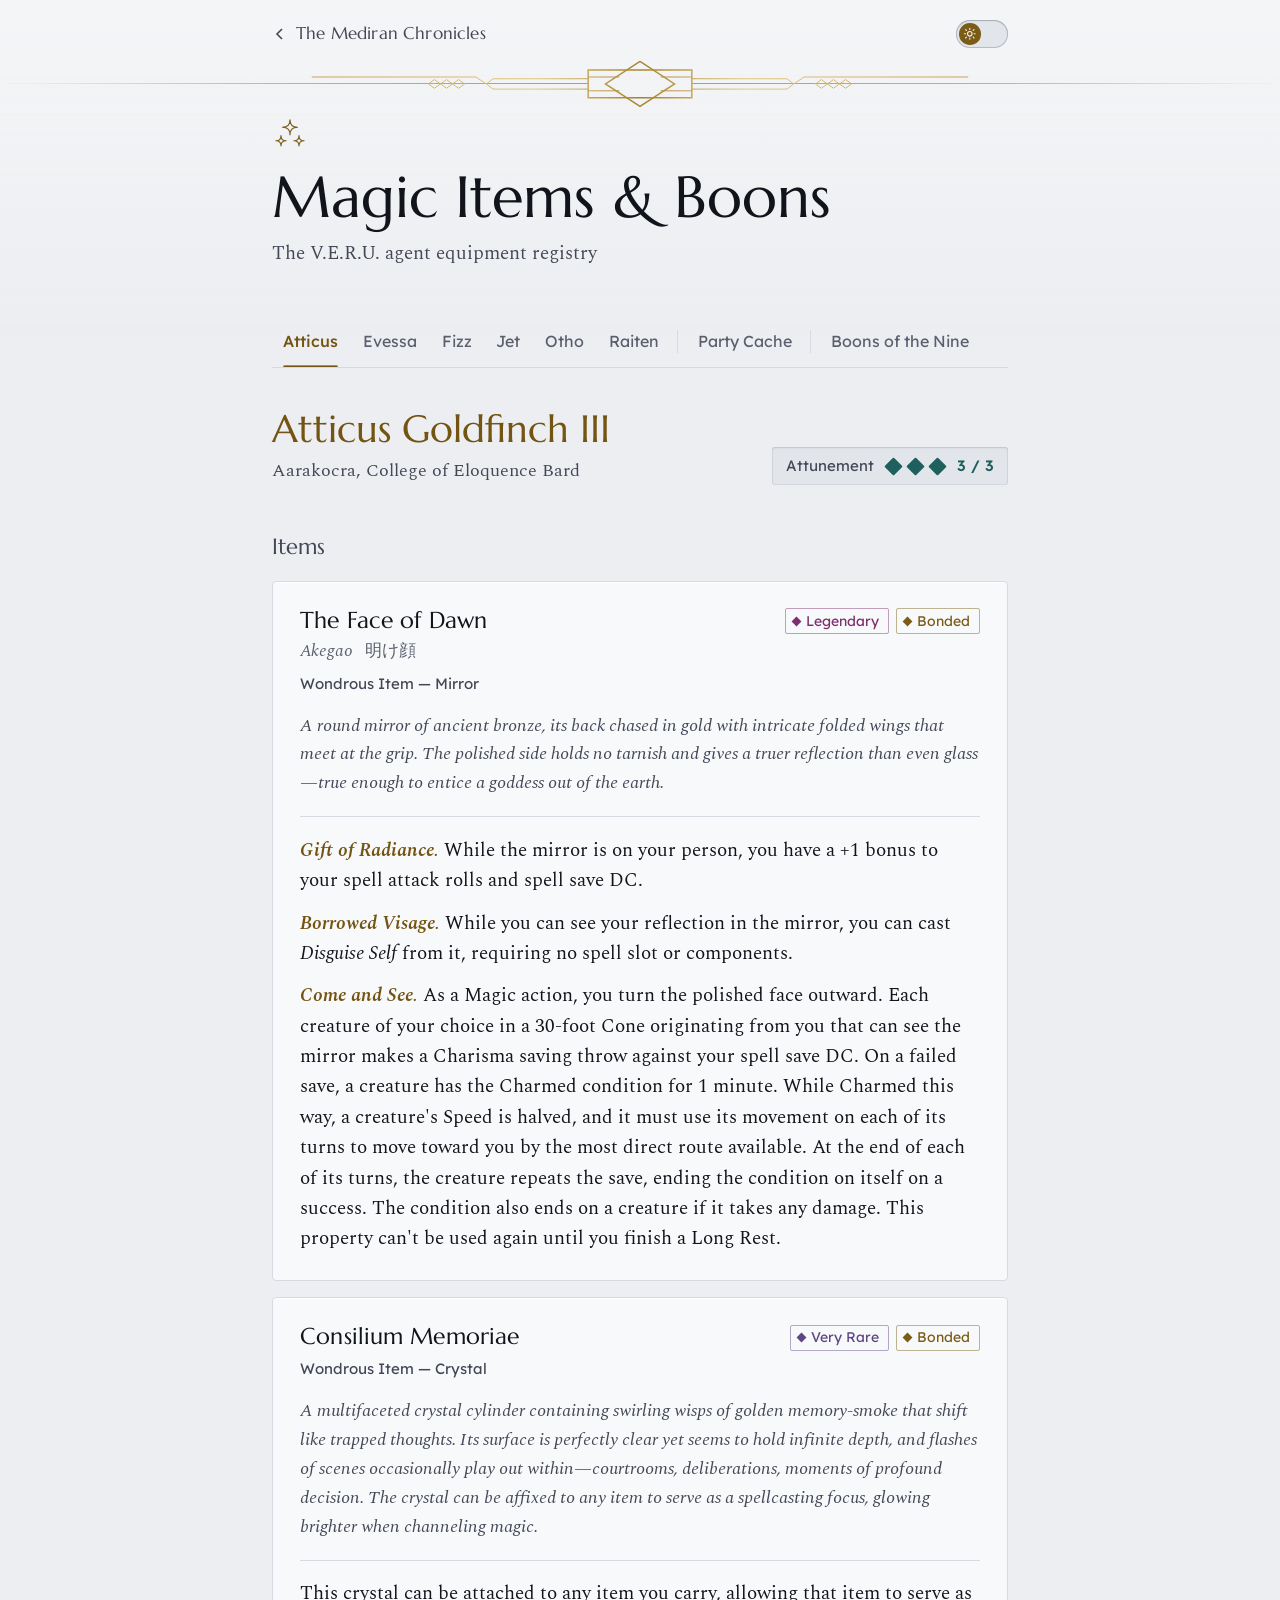
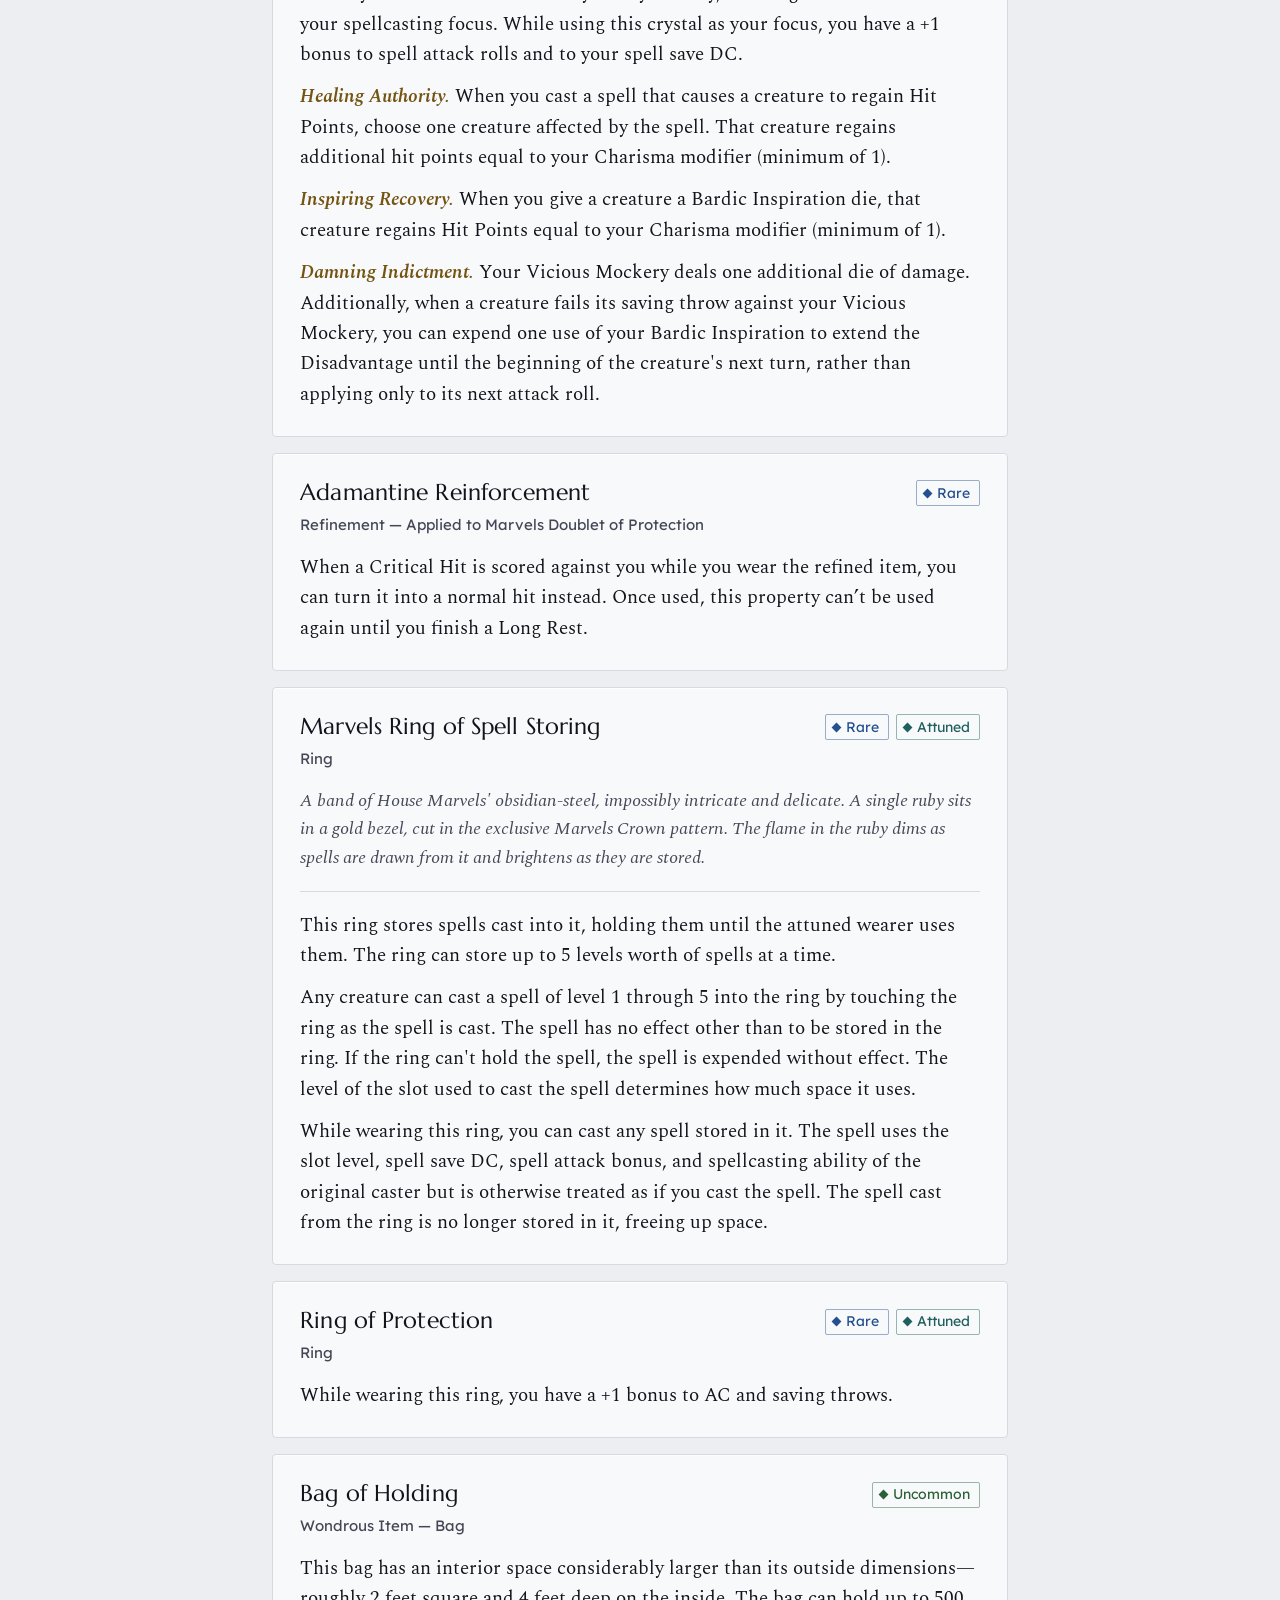
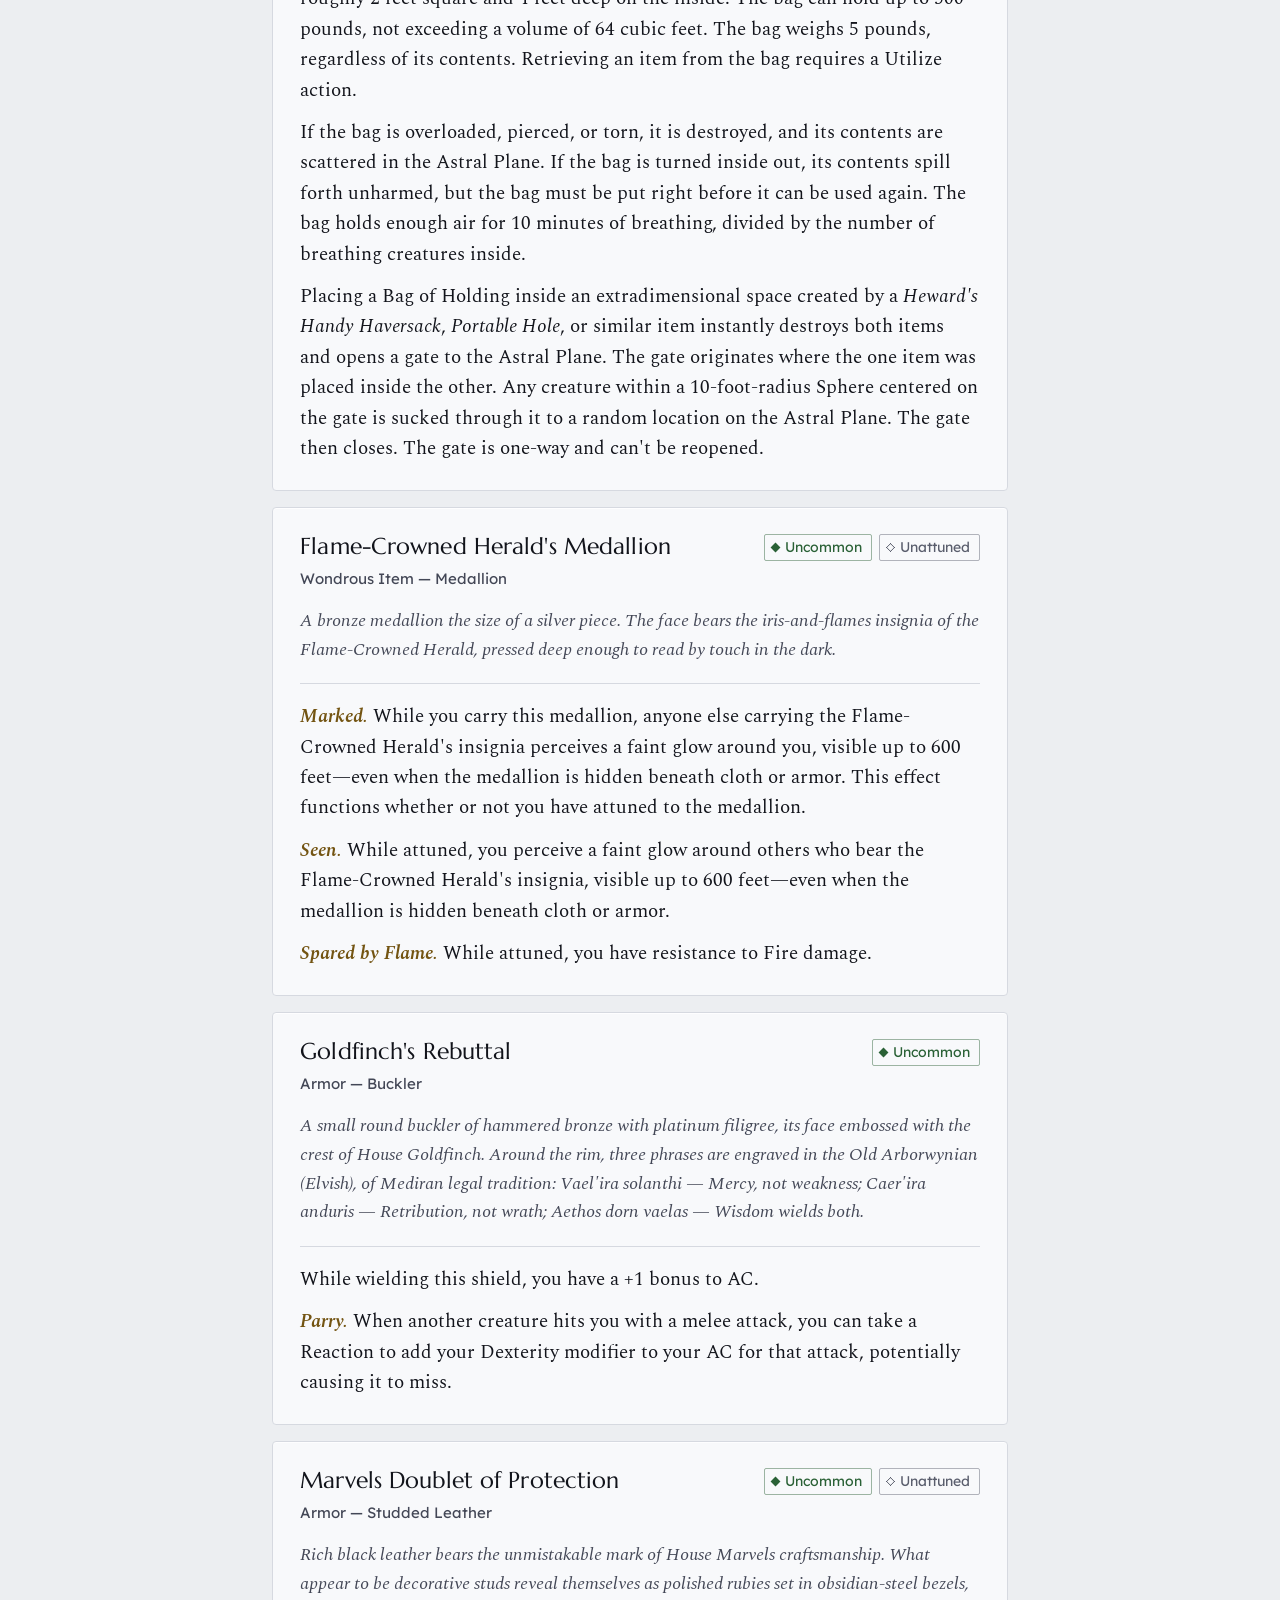
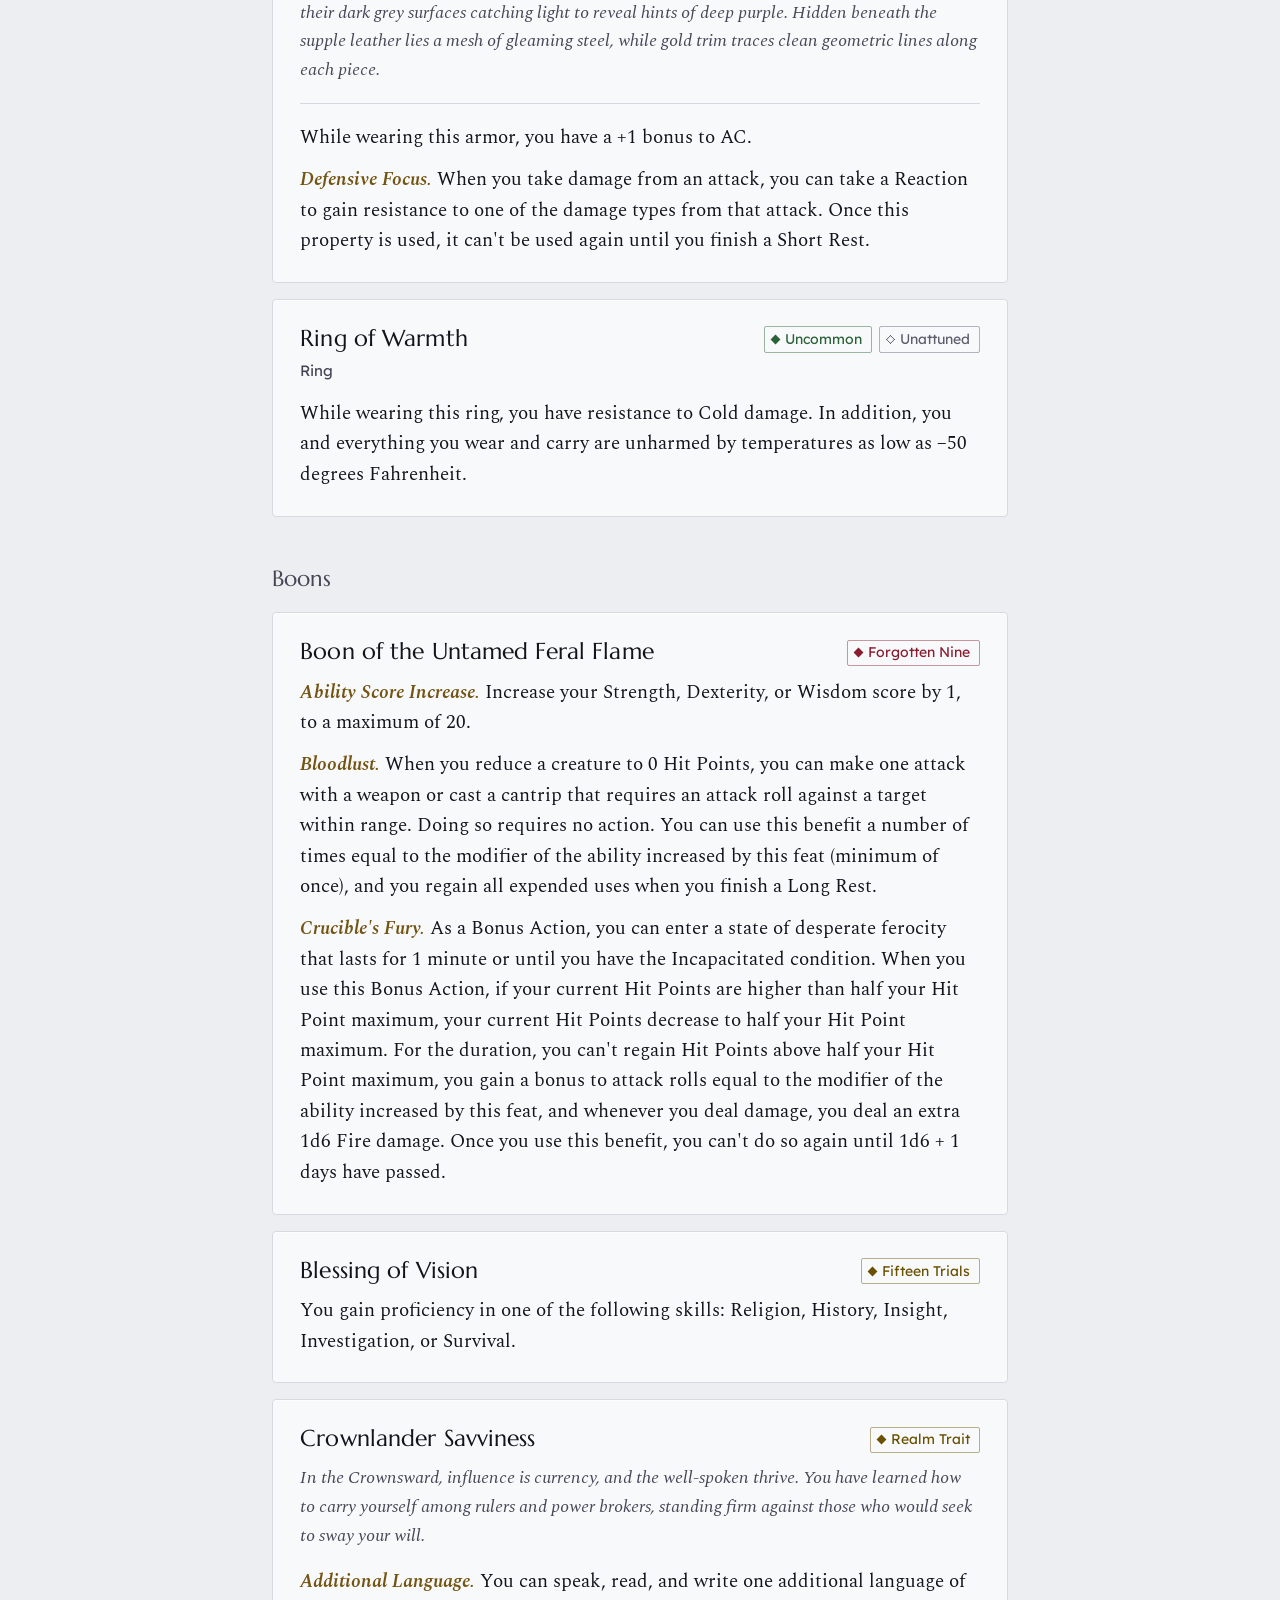
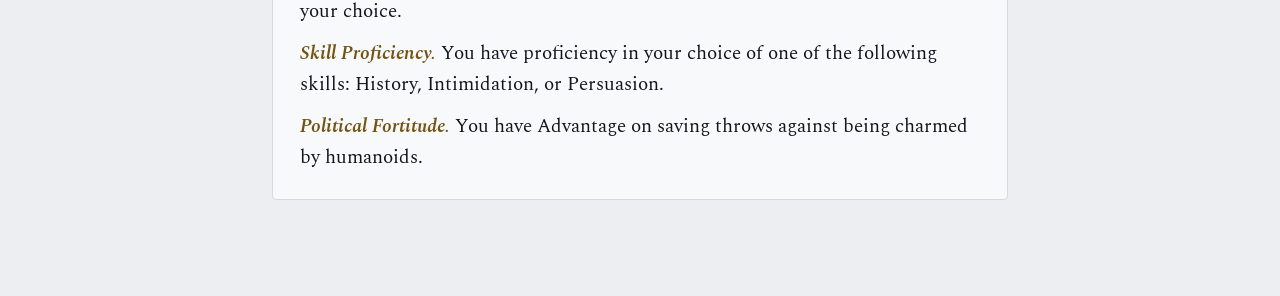
<file: magic-items.html>
<!DOCTYPE html>
<html lang="en">
<head>
<meta charset="UTF-8">
<meta name="viewport" content="width=device-width, initial-scale=1, viewport-fit=cover">
<meta name="color-scheme" content="light dark">
<meta name="theme-color" content="#eceef1" media="(prefers-color-scheme: light)">
<meta name="theme-color" content="#08090f" media="(prefers-color-scheme: dark)">
<meta name="description" content="Items, attunements and boons carried by the agents of V.E.R.U.">
<title>Magic Items &amp; Boons – The Mediran Chronicles</title>
<link rel="stylesheet" href="crown.css"><script src="crown.js" defer></script>
<script src="theme.js"></script>
<link rel="preconnect" href="https://fonts.googleapis.com">
<link rel="preconnect" href="https://fonts.gstatic.com" crossorigin>
<link rel="stylesheet" href="https://fonts.googleapis.com/css2?family=Lexend:wght@300..600&family=Marcellus&family=Spectral:ital,wght@0,400;0,500;0,600;1,400;1,600&display=swap">
<link rel="stylesheet" href="medir.css">
<style>
  .wrap {
    position: relative; z-index: 1;
    max-width: var(--page-w); margin: 0 auto;
    padding: 0 var(--pad-r) calc(5rem + env(safe-area-inset-bottom)) var(--pad-l);
  }

  /* ── Agent tabs: names cut into a strip, the chosen one inlaid with Crown-Gold ── */
  .tabs-nav {
    position: sticky; top: 0; z-index: 20;
    display: flex; gap: .15rem; align-items: stretch;
    margin: 0 calc(-1 * var(--pad-r)) 2.5rem calc(-1 * var(--pad-l));
    padding: 0 var(--pad-r) 0 var(--pad-l);
    border-bottom: 1px solid var(--groove-dark); box-shadow: 0 1px 0 var(--groove-light);
    overflow-x: auto; overscroll-behavior-x: contain; scrollbar-width: none;
    scroll-snap-type: x proximity; scroll-padding-inline: var(--pad-l);
  }
  .tabs-nav::-webkit-scrollbar { display: none; }
  .tabs-nav.is-pinned {
    background: var(--bar-bg); border-bottom-color: transparent;
    box-shadow: 0 0 0 100vmax var(--bar-bg), 0 1px 0 100vmax var(--groove-dark);
    clip-path: inset(0 -100vmax -1px);
  }
  @media (min-width: 48rem) { .tabs-nav { margin-inline: 0; padding-inline: 0; } }

  .tab-btn {
    position: relative; flex-shrink: 0; scroll-snap-align: start;
    min-height: 50px; padding: .5rem .7rem;
    background: none; border: 0;
    font-family: var(--font-ui); font-size: 1rem; font-weight: 400;
    color: var(--text-ghost); white-space: nowrap;
    transition: color .15s;
  }
  .tab-btn::after {
    content: ''; position: absolute; left: .7rem; right: .7rem; bottom: -1px; height: 3px; border-radius: 2px 2px 0 0;
    background: var(--char-color, var(--text)); box-shadow: inset 0 1px 0 rgba(255,255,255,.35);
    opacity: 0; transition: opacity .15s;
  }
  .tab-btn.active { color: var(--char-color, var(--text)); font-weight: 500; }
  .tab-btn.active::after { opacity: 1; }
  .tab-sep { flex-shrink: 0; width: 2px; margin: .85rem .3rem; border-left: 1px solid var(--groove-dark); border-right: 1px solid var(--groove-light); }
  @media (hover: hover) and (pointer: fine) { .tab-btn:hover { color: var(--text); } }

  .tab-panel { display: none; }
  .tab-panel.active { display: block; }

  /* ── Agent heading ── */
  .char-header { display: flex; align-items: flex-end; justify-content: space-between; gap: 1.25rem 2rem; flex-wrap: wrap; margin-bottom: 2.25rem; }
  .char-name {
    font-family: var(--font-display); font-weight: 400;
    font-size: clamp(1.625rem, 1.15rem + 1.7vw, 2.375rem); line-height: 1.12;
    letter-spacing: 0;
    color: var(--char-color, var(--text));
    text-wrap: balance;
  }
  .char-class { margin-top: .4rem; font-size: 1.125rem; color: var(--text-dim); }

  .attune-tracker {
    display: flex; align-items: center; gap: .8rem;
    padding: .45rem .9rem; background: var(--well-fill); border-radius: var(--r-pill); box-shadow: var(--well-shadow);
  }
  .attune-label { font-family: var(--font-ui); font-size: .9375rem; color: var(--text-dim); }
  .attune-gems { display: flex; gap: .55rem; }
  .attune-gem { width: 13px; height: 13px; transform: rotate(45deg); border-radius: 1px; }
  .attune-gem.on { background: var(--at); }
  .attune-gem.off { background: transparent; box-shadow: inset 0 0 0 1px var(--text-ghost); }
  .attune-count { font-family: var(--font-ui); font-size: .9375rem; font-weight: 600; color: var(--at); font-variant-numeric: lining-nums tabular-nums; }

  /* ── Group headings (Items, Boons) ── */
  .section-label { margin: 2.75rem 0 1rem; }
  .section-label span {
    font-family: var(--font-display); font-size: 1.375rem; font-weight: 400;
    letter-spacing: .005em; color: var(--text-dim); text-shadow: var(--carve);
  }

  /* ── Item slabs ── */
  .card, .boon-card, .lore {
    margin-bottom: 1rem; padding: 1.5rem 1.7rem 1.6rem;
    background: var(--slab-fill); border: 1px solid var(--slab-edge); border-radius: var(--r-card);
    box-shadow: var(--slab-shadow);
  }
  .boon-card    { --tc: var(--by); }
  .boon-card.t2 { --tc: var(--bo); }
  .boon-card.t3 { --tc: var(--br); }

  .card-top { display: flex; align-items: flex-start; justify-content: space-between; gap: .5rem 1rem; flex-wrap: wrap; }
  .card-name {
    font-family: var(--font-display); font-weight: 400;
    font-size: 1.4375rem; line-height: 1.22; letter-spacing: .005em; color: var(--text);
  }
  .card-sub { margin-top: .2rem; font-size: 1.0625rem; font-style: italic; color: var(--text-ghost); }
  .card-sub .kanji { margin-left: .45em; color: var(--text-ghost); }
  .card-badges { display: flex; align-items: center; gap: .4rem; flex-wrap: wrap; padding-top: .15rem; }
  .card-type { margin: .4rem 0 1rem; font-family: var(--font-ui); font-size: .9375rem; color: var(--text-dim); }

  .flavor {
    margin-bottom: 1.15rem; padding-bottom: 1.15rem; max-width: 44rem;
    border-bottom: 1px solid var(--groove-dark); box-shadow: 0 1px 0 var(--groove-light);
    font-size: 1.125rem; font-style: italic; line-height: 1.6; color: var(--text-dim);
  }
  .props { display: flex; flex-direction: column; gap: .75rem; }
  .prop { max-width: 46rem; font-size: 1.1875rem; line-height: 1.6; color: var(--text); }
  /* run-in property names, set the way the 2024 rulebooks set them */
  .prop-name { font-weight: 600; font-style: italic; color: var(--char-color, var(--text)); }
  .boon-desc { margin: .7rem 0 1rem; max-width: 44rem; font-size: 1.125rem; font-style: italic; line-height: 1.6; color: var(--text-dim); }
  .sub-list {
    list-style: none; margin: .65rem 0 .1rem; padding: .8rem 1rem .85rem 1.1rem;
    display: flex; flex-direction: column; gap: .55rem;
    background: var(--well-fill); border-radius: var(--r-ctl); box-shadow: var(--well-shadow);
  }
  .sub-list li { font-size: 1.125rem; line-height: 1.6; }
  .sub-name { font-weight: 600; font-style: italic; color: var(--text-dim); }
  .lore p { margin: 0 0 1rem; font-size: 1.125rem; line-height: 1.7; color: var(--text-dim); }
  .lore p:last-child { margin-bottom: 0; }

  @media (max-width: 37.5rem) {
    .card, .boon-card, .lore { padding: 1.2rem 1.15rem 1.3rem; }
    .card-name { font-size: 1.3125rem; }
    .prop { font-size: 1.125rem; }
    .char-header { align-items: flex-start; }
  }
</style>
</head>
<body style="--page-w:52rem">
<nav class="medir-bar" aria-label="Site">
  <a class="medir-home" href="index.html"><svg viewBox="0 0 16 16" fill="none" stroke="currentColor" stroke-width="1.6" aria-hidden="true"><path d="M10 3 5 8l5 5"/></svg>The Mediran Chronicles</a>
  <button class="medir-toggle" type="button" role="switch" aria-checked="false" aria-label="Dark mode"><span class="track" aria-hidden="true"><span class="knob"><svg class="i-sun" viewBox="0 0 24 24" fill="none" stroke="currentColor" stroke-width="2" stroke-linecap="round"><circle cx="12" cy="12" r="4"/><path d="M12 2.5v2M12 19.5v2M4.6 4.6l1.4 1.4M18 18l1.4 1.4M2.5 12h2M19.5 12h2M4.6 19.4 6 18M18 6l1.4-1.4"/></svg><svg class="i-moon" viewBox="0 0 24 24" fill="currentColor"><path d="M20 14.5A8 8 0 0 1 9.5 4a8 8 0 1 0 10.5 10.5Z"/></svg></span></span></button>
</nav>
<div class="wrap">

  <header class="page-head">
    <div class="page-mark"><svg class="sigil" viewBox="0 0 24 24" role="img" aria-label="The Magus: Arcana, Chaos, Balance"><title>The Magus: Arcana, Chaos, Balance</title><path d="M12,2.5Q12,7.5 17,7.5Q12,7.5 12,12.5Q12,7.5 7,7.5Q12,7.5 12,2.5ZM6,13.1Q6,16.5 9.4,16.5Q6,16.5 6,19.9Q6,16.5 2.6,16.5Q6,16.5 6,13.1ZM18,13.1Q18,16.5 21.4,16.5Q18,16.5 18,19.9Q18,16.5 14.6,16.5Q18,16.5 18,13.1Z"/></svg></div>
    <h1 class="page-title">Magic Items &amp; Boons</h1>
    <p class="page-sub">The V.E.R.U. agent equipment registry</p>
  </header>

  <main>
  <nav class="tabs-nav" role="tablist" aria-label="Agents" data-pin>
    <button class="tab-btn active" data-tab="atticus" style="--char-color:var(--c-atticus)">Atticus</button>
    <button class="tab-btn"        data-tab="evessa"  style="--char-color:var(--c-evessa)" >Evessa</button>
    <button class="tab-btn"        data-tab="fizz"    style="--char-color:var(--c-fizz)"   >Fizz</button>
    <button class="tab-btn"        data-tab="jet"     style="--char-color:var(--c-jet)"    >Jet</button>
    <button class="tab-btn"        data-tab="otho"    style="--char-color:var(--c-otho)"   >Otho</button>
    <button class="tab-btn"        data-tab="raiten"  style="--char-color:var(--c-raiten)" >Raiten</button>
    <div class="tab-sep"></div>
    <button class="tab-btn cache-tab" data-tab="party" style="--char-color:var(--c-party)">Party Cache</button>
    <div class="tab-sep"></div>
    <button class="tab-btn boon-tab" data-tab="boons" style="--char-color:var(--br)">Boons of the Nine</button>
  </nav>

  <!-- ═══════════════════════════════════
       ATTICUS  3 / 3
  ═══════════════════════════════════ -->
  <div class="tab-panel active" id="tab-atticus">
  <div style="--char-color:var(--c-atticus)">
    <div class="char-header">
      <div><div class="char-name">Atticus Goldfinch III</div><div class="char-class">Aarakocra, College of Eloquence Bard</div></div>
      <div class="attune-tracker">
        <div class="attune-label">Attunement</div>
        <div class="attune-gems"><div class="attune-gem on"></div><div class="attune-gem on"></div><div class="attune-gem on"></div></div>
        <div class="attune-count">3 / 3</div>
      </div>
    </div>
    <div class="section-label"><span>Items</span></div>

    <!-- The Face of Dawn (Akegao) — Legendary -->
<div class="card legendary">
      <div class="card-top">
        <div>
          <div class="card-name">The Face of Dawn</div>
          <div class="card-sub">Akegao <span class="kanji">明け顔</span></div>
        </div>
        <div class="card-badges"><span class="badge lg">Legendary</span><span class="badge bd">Bonded</span></div>
      </div>
      <div class="card-type">Wondrous Item &mdash; Mirror</div>
      <div class="flavor">A round mirror of ancient bronze, its back chased in gold with intricate folded wings that meet at the grip. The polished side holds no tarnish and gives a truer reflection than even glass&mdash;true enough to entice a goddess out of the earth.</div>
      <div class="props">
        <div class="prop"><span class="prop-name">Gift of Radiance.</span> While the mirror is on your person, you have a +1 bonus to your spell attack rolls and spell save DC.</div>
        <div class="prop"><span class="prop-name">Borrowed Visage.</span> While you can see your reflection in the mirror, you can cast <em>Disguise Self</em> from it, requiring no spell slot or components.</div>
        <div class="prop"><span class="prop-name">Come and See.</span> As a Magic action, you turn the polished face outward. Each creature of your choice in a 30-foot Cone originating from you that can see the mirror makes a Charisma saving throw against your spell save DC. On a failed save, a creature has the Charmed condition for 1 minute. While Charmed this way, a creature's Speed is halved, and it must use its movement on each of its turns to move toward you by the most direct route available. At the end of each of its turns, the creature repeats the save, ending the condition on itself on a success. The condition also ends on a creature if it takes any damage. This property can't be used again until you finish a Long Rest.</div>
      </div>
    </div>

    <!-- Consilium Memoriae — Very Rare, Attuned -->
    <div class="card very-rare">
      <div class="card-top"><div class="card-name">Consilium Memoriae</div><div class="card-badges"><span class="badge vr">Very Rare</span><span class="badge bd">Bonded</span></div></div>
      <div class="card-type">Wondrous Item &mdash; Crystal</div>
      <div class="flavor">A multifaceted crystal cylinder containing swirling wisps of golden memory-smoke that shift like trapped thoughts. Its surface is perfectly clear yet seems to hold infinite depth, and flashes of scenes occasionally play out within—courtrooms, deliberations, moments of profound decision. The crystal can be affixed to any item to serve as a spellcasting focus, glowing brighter when channeling magic.</div>
      <div class="props">
        <div class="prop">This crystal can be attached to any item you carry, allowing that item to serve as your spellcasting focus. While using this crystal as your focus, you have a +1 bonus to spell attack rolls and to your spell save DC.</div>
        <div class="prop"><span class="prop-name">Healing Authority.</span> When you cast a spell that causes a creature to regain Hit Points, choose one creature affected by the spell. That creature regains additional hit points equal to your Charisma modifier (minimum of 1).</div>
        <div class="prop"><span class="prop-name">Inspiring Recovery.</span> When you give a creature a Bardic Inspiration die, that creature regains Hit Points equal to your Charisma modifier (minimum of 1).</div>
        <div class="prop"><span class="prop-name">Damning Indictment.</span> Your Vicious Mockery deals one additional die of damage. Additionally, when a creature fails its saving throw against your Vicious Mockery, you can expend one use of your Bardic Inspiration to extend the Disadvantage until the beginning of the creature's next turn, rather than applying only to its next attack roll.</div>
      </div>
    </div>

    <!-- Adamantine Reinforcement — Rare -->
    <div class="card rare">
      <div class="card-top"><div class="card-name">Adamantine Reinforcement</div><div class="card-badges"><span class="badge ra">Rare</span></div></div>
      <div class="card-type">Refinement &mdash; Applied to Marvels Doublet of Protection</div>
      <div class="props" style="margin-top:0">
        <div class="prop">When a Critical Hit is scored against you while you wear the refined item, you can turn it into a normal hit instead. Once used, this property can&rsquo;t be used again until you finish a Long Rest.</div>
      </div>
    </div>

    <!-- Marvels Ring of Spell Storing — Rare, Attuned -->
    <div class="card rare">
      <div class="card-top"><div class="card-name">Marvels Ring of Spell Storing</div><div class="card-badges"><span class="badge ra">Rare</span><span class="badge at">Attuned</span></div></div>
      <div class="card-type">Ring</div>
      <div class="flavor">A band of House Marvels' obsidian-steel, impossibly intricate and delicate. A single ruby sits in a gold bezel, cut in the exclusive Marvels Crown pattern. The flame in the ruby dims as spells are drawn from it and brightens as they are stored.</div>
      <div class="props">
        <div class="prop">This ring stores spells cast into it, holding them until the attuned wearer uses them. The ring can store up to 5 levels worth of spells at a time.</div>
        <div class="prop">Any creature can cast a spell of level 1 through 5 into the ring by touching the ring as the spell is cast. The spell has no effect other than to be stored in the ring. If the ring can't hold the spell, the spell is expended without effect. The level of the slot used to cast the spell determines how much space it uses.</div>
        <div class="prop">While wearing this ring, you can cast any spell stored in it. The spell uses the slot level, spell save DC, spell attack bonus, and spellcasting ability of the original caster but is otherwise treated as if you cast the spell. The spell cast from the ring is no longer stored in it, freeing up space.</div>
      </div>
    </div>

    <!-- Ring of Protection — Rare, Attuned -->
    <div class="card rare">
      <div class="card-top"><div class="card-name">Ring of Protection</div><div class="card-badges"><span class="badge ra">Rare</span><span class="badge at">Attuned</span></div></div>
      <div class="card-type">Ring</div>
      <div class="props" style="margin-top:0"><div class="prop">While wearing this ring, you have a +1 bonus to AC and saving throws.</div></div>
    </div>

    <!-- Bag of Holding — Uncommon, no attunement -->
    <div class="card uncommon">
      <div class="card-top"><div class="card-name">Bag of Holding</div><div class="card-badges"><span class="badge uc">Uncommon</span></div></div>
      <div class="card-type">Wondrous Item &mdash; Bag</div>
      <div class="props" style="margin-top:0">
        <div class="prop">This bag has an interior space considerably larger than its outside dimensions&mdash;roughly 2 feet square and 4 feet deep on the inside. The bag can hold up to 500 pounds, not exceeding a volume of 64 cubic feet. The bag weighs 5 pounds, regardless of its contents. Retrieving an item from the bag requires a Utilize action.</div>
        <div class="prop">If the bag is overloaded, pierced, or torn, it is destroyed, and its contents are scattered in the Astral Plane. If the bag is turned inside out, its contents spill forth unharmed, but the bag must be put right before it can be used again. The bag holds enough air for 10 minutes of breathing, divided by the number of breathing creatures inside.</div>
        <div class="prop">Placing a Bag of Holding inside an extradimensional space created by a <em>Heward's Handy Haversack</em>, <em>Portable Hole</em>, or similar item instantly destroys both items and opens a gate to the Astral Plane. The gate originates where the one item was placed inside the other. Any creature within a 10-foot-radius Sphere centered on the gate is sucked through it to a random location on the Astral Plane. The gate then closes. The gate is one-way and can't be reopened.</div>
      </div>
    </div>

    <!-- Flame-Crowned Herald's Medallion — Uncommon, Unattuned -->
    <div class="card uncommon">
      <div class="card-top"><div class="card-name">Flame-Crowned Herald's Medallion</div><div class="card-badges"><span class="badge uc">Uncommon</span><span class="badge unat">Unattuned</span></div></div>
      <div class="card-type">Wondrous Item &mdash; Medallion</div>
      <div class="flavor">A bronze medallion the size of a silver piece. The face bears the iris-and-flames insignia of the Flame-Crowned Herald, pressed deep enough to read by touch in the dark.</div>
      <div class="props">
        <div class="prop"><span class="prop-name">Marked.</span> While you carry this medallion, anyone else carrying the Flame-Crowned Herald's insignia perceives a faint glow around you, visible up to 600 feet&mdash;even when the medallion is hidden beneath cloth or armor. This effect functions whether or not you have attuned to the medallion.</div>
        <div class="prop"><span class="prop-name">Seen.</span> While attuned, you perceive a faint glow around others who bear the Flame-Crowned Herald's insignia, visible up to 600 feet&mdash;even when the medallion is hidden beneath cloth or armor.</div>
        <div class="prop"><span class="prop-name">Spared by Flame.</span> While attuned, you have resistance to Fire damage.</div>
      </div>
    </div>

    <!-- Goldfinch's Rebuttal — Uncommon, no attunement -->
    <div class="card uncommon">
      <div class="card-top"><div class="card-name">Goldfinch's Rebuttal</div><div class="card-badges"><span class="badge uc">Uncommon</span></div></div>
      <div class="card-type">Armor &mdash; Buckler</div>
      <div class="flavor">A small round buckler of hammered bronze with platinum filigree, its face embossed with the crest of House Goldfinch. Around the rim, three phrases are engraved in the Old Arborwynian (Elvish), of Mediran legal tradition: <em>Vael'ira solanthi</em> — Mercy, not weakness; <em>Caer'ira anduris</em> — Retribution, not wrath; <em>Aethos dorn vaelas</em> — Wisdom wields both.</div>
      <div class="props">
        <div class="prop">While wielding this shield, you have a +1 bonus to AC.</div>
        <div class="prop"><span class="prop-name">Parry.</span> When another creature hits you with a melee attack, you can take a Reaction to add your Dexterity modifier to your AC for that attack, potentially causing it to miss.</div>
      </div>
    </div>

    <!-- Marvels Doublet of Protection — Uncommon, Unattuned -->
    <div class="card uncommon">
      <div class="card-top"><div class="card-name">Marvels Doublet of Protection</div><div class="card-badges"><span class="badge uc">Uncommon</span><span class="badge unat">Unattuned</span></div></div>
      <div class="card-type">Armor — Studded Leather</div>
      <div class="flavor">Rich black leather bears the unmistakable mark of House Marvels craftsmanship. What appear to be decorative studs reveal themselves as polished rubies set in obsidian-steel bezels, their dark grey surfaces catching light to reveal hints of deep purple. Hidden beneath the supple leather lies a mesh of gleaming steel, while gold trim traces clean geometric lines along each piece.</div>
      <div class="props">
        <div class="prop">While wearing this armor, you have a +1 bonus to AC.</div>
        <div class="prop"><span class="prop-name">Defensive Focus.</span> When you take damage from an attack, you can take a Reaction to gain resistance to one of the damage types from that attack. Once this property is used, it can't be used again until you finish a Short Rest.</div>
      </div>
    </div>

    <!-- Ring of Warmth — Uncommon, Unattuned -->
    <div class="card uncommon">
      <div class="card-top"><div class="card-name">Ring of Warmth</div><div class="card-badges"><span class="badge uc">Uncommon</span><span class="badge unat">Unattuned</span></div></div>
      <div class="card-type">Ring</div>
      <div class="props" style="margin-top:0"><div class="prop">While wearing this ring, you have resistance to Cold damage. In addition, you and everything you wear and carry are unharmed by temperatures as low as −50 degrees Fahrenheit.</div></div>
    </div>

    <div class="section-label"><span>Boons</span></div>
    <!-- Boon of the Untamed Feral Flame — t3 (Red) -->
    <div class="boon-card t3">
      <div class="card-top"><div class="card-name">Boon of the Untamed Feral Flame</div><div class="card-badges"><span class="badge bt">Forgotten Nine</span></div></div>
      <div class="props" style="margin-top:12px">
        <div class="prop"><span class="prop-name">Ability Score Increase.</span> Increase your Strength, Dexterity, or Wisdom score by 1, to a maximum of 20.</div>
        <div class="prop"><span class="prop-name">Bloodlust.</span> When you reduce a creature to 0 Hit Points, you can make one attack with a weapon or cast a cantrip that requires an attack roll against a target within range. Doing so requires no action. You can use this benefit a number of times equal to the modifier of the ability increased by this feat (minimum of once), and you regain all expended uses when you finish a Long Rest.</div>
        <div class="prop"><span class="prop-name">Crucible's Fury.</span> As a Bonus Action, you can enter a state of desperate ferocity that lasts for 1 minute or until you have the Incapacitated condition. When you use this Bonus Action, if your current Hit Points are higher than half your Hit Point maximum, your current Hit Points decrease to half your Hit Point maximum. For the duration, you can't regain Hit Points above half your Hit Point maximum, you gain a bonus to attack rolls equal to the modifier of the ability increased by this feat, and whenever you deal damage, you deal an extra 1d6 Fire damage. Once you use this benefit, you can't do so again until 1d6 + 1 days have passed.</div>
      </div>
    </div>
    <!-- Blessing of Vision — t1 (Yellow) -->
    <div class="boon-card">
      <div class="card-top"><div class="card-name">Blessing of Vision</div><div class="card-badges"><span class="badge bt">Fifteen Trials</span></div></div>
      <div class="props" style="margin-top:12px"><div class="prop">You gain proficiency in one of the following skills: Religion, History, Insight, Investigation, or Survival.</div></div>
    </div>
    <!-- Crownlander Savviness — Realm Trait -->
    <div class="boon-card">
      <div class="card-top"><div class="card-name">Crownlander Savviness</div><div class="card-badges"><span class="badge bt">Realm Trait</span></div></div>
      <div class="boon-desc">In the Crownsward, influence is currency, and the well-spoken thrive. You have learned how to carry yourself among rulers and power brokers, standing firm against those who would seek to sway your will.</div>
      <div class="props" style="margin-top:0">
        <div class="prop"><span class="prop-name">Additional Language.</span> You can speak, read, and write one additional language of your choice.</div>
        <div class="prop"><span class="prop-name">Skill Proficiency.</span> You have proficiency in your choice of one of the following skills: History, Intimidation, or Persuasion.</div>
        <div class="prop"><span class="prop-name">Political Fortitude.</span> You have Advantage on saving throws against being charmed by humanoids.</div>
      </div>
    </div>
  </div></div><!-- /atticus -->

  <!-- ═══════════════════════════════════
       EVESSA  3 / 3
  ═══════════════════════════════════ -->
  <div class="tab-panel" id="tab-evessa">
  <div style="--char-color:var(--c-evessa)">
    <div class="char-header">
      <div><div class="char-name">Evessa Vale</div><div class="char-class">Aasimar, Divination Wizard</div></div>
      <div class="attune-tracker">
        <div class="attune-label">Attunement</div>
        <div class="attune-gems"><div class="attune-gem on"></div><div class="attune-gem on"></div><div class="attune-gem on"></div></div>
        <div class="attune-count">3 / 3</div>
      </div>
    </div>
    <div class="section-label"><span>Items</span></div>

    <!-- Garland of the Heavens (Seishin-no-Yōraku) — Legendary -->
<div class="card legendary">
      <div class="card-top">
        <div>
          <div class="card-name">Garland of the Heavens</div>
          <div class="card-sub">Seishin-no-Yōraku <span class="kanji">星辰の瓔珞</span></div>
        </div>
        <div class="card-badges"><span class="badge lg">Legendary</span><span class="badge bd">Bonded</span></div>
      </div>
      <div class="card-type">Wondrous Item &mdash; Necklace</div>
      <div class="flavor">A cord of curved jewels cut from black stone in the old Kurōyokei manner, each bead flecked with white gems that hold a faint light, as if plucked from the night sky itself. In the dark of the world's long night, it hung beside the mirror, and dazzled She-Who-Illuminates into emerging.</div>
      <div class="props">
        <div class="prop"><span class="prop-name">Gift of Brilliance.</span> While you wear the strand, you have a +1 bonus to your spell save DC.</div>
        <div class="prop"><span class="prop-name">Kurōyokei Discretion.</span> While you wear the strand, magic can't read your thoughts or determine whether you are telling the truth, and such magic gives no sign that it has failed; a creature using it perceives you as affected. The creature can read only the thoughts you choose to present, and anything you say registers as the truth unless you decide otherwise.</div>
        <div class="prop"><span class="prop-name">Owl's Discernment.</span> While you wear the strand, you have Advantage on Wisdom (Insight) checks.</div>
        <div class="prop"><span class="prop-name">Whispers of the Godai.</span> As a Magic action, you close a hand around the strand and reach across the Veil of Whispers to one of the five essences of the Godai&mdash;Chi, Sui, Ka, Fu, or Ku. The essence perceives the world through its own domains and answers accordingly. You can ask it up to five questions, and it answers each with a single word, such as &ldquo;yes,&rdquo; &ldquo;no,&rdquo; &ldquo;maybe,&rdquo; &ldquo;never,&rdquo; &ldquo;irrelevant,&rdquo; or &ldquo;unclear.&rdquo; If a one-word answer would be misleading, the DM can give a short phrase instead. This property can't be used again until the next dawn.</div>
      </div>
    </div>

    <!-- Oracle's Mantle — Very Rare, Attuned -->
    <div class="card very-rare">
      <div class="card-top"><div class="card-name">Oracle's Mantle</div><div class="card-badges"><span class="badge vr">Very Rare</span><span class="badge bd">Bonded</span></div></div>
      <div class="card-type">Wondrous Item &mdash; Cloak</div>
      <div class="flavor">Woven from captured starlight and crystallized possibility, this cloak shifts between midnight blue and silver like a clear night sky. Constellations drift across its surface, forming and dissolving in patterns that seem to foretell coming events. The hood is lined with soft white fur like cloud-stuff, and the clasp is a silver brooch shaped like an eye that seems to blink when not looking directly at it. When the wind catches it, the mantle moves with an otherworldly grace, as though it exists slightly outside of normal time.</div>
      <div class="props">
        <div class="prop"><span class="prop-name">Divinance.</span> While wearing this cloak, you have a +1 bonus to spell attack rolls and to your spell save DC.</div>
        <div class="prop"><span class="prop-name">Forebrace.</span> Attack rolls against you have Disadvantage. If you fail a saving throw against a spell or magical effect, this property ceases to function until the end of your next turn.</div>
        <div class="prop"><span class="prop-name">Presentiment.</span> While wearing this cloak, when a creature you can see within 60 feet of you takes damage from an attack, you can take a Reaction to reduce the damage by an amount equal to your Proficiency Bonus + your Intelligence Modifier (minimum reduction of 1). You can use this property a number of times equal to the number of Portent dice you gain at the start of each day, and you regain all expended uses when you finish a Long Rest.</div>
      </div>
    </div>

    <!-- Astral Calamus — Uncommon, Attuned -->
    <div class="card uncommon">
      <div class="card-top"><div class="card-name">Astral Calamus</div><div class="card-badges"><span class="badge uc">Uncommon</span><span class="badge at">Attuned</span></div></div>
      <div class="card-type">Weapon — Simple, Thrown (60/120), 1d6 Piercing</div>
      <div class="flavor">A quill, or what looks like one&mdash;the shape and proportions of a large barn owl flight feather, pale golden-buff with fine dark speckling. But the shaft is Ironholt Sky-Iron, faintly luminous steel smelted from meteorite ore, and the barbs are metal filaments so precisely worked they flex like real plumage. The tip comes to a lethal point. It writes beautifully.</div>
      <div class="props">
        <div class="prop">This weapon deals 1d6 Piercing damage and has the Thrown (60/120) property. It can also function as a writing quill.</div>
        <div class="prop"><span class="prop-name">Spellwright's Edge.</span> This weapon uses your spellcasting ability modifier for attack and damage rolls. When you hit with an attack using this weapon, you can deal Radiant damage instead of the weapon's normal damage type.</div>
        <div class="prop"><span class="prop-name">Astral Radiance.</span> Whether you deal Radiant damage or the weapon's normal damage type, attacks with this weapon deal extra Radiant damage when you reach certain levels: 1d6 at 5th level, 2d6 at 11th level, and 3d6 at 17th level.</div>
        <div class="prop"><span class="prop-name">Returning.</span> Immediately after you make a ranged attack with this weapon, it returns to your hand.</div>
      </div>
    </div>

    <!-- Broom of Flying — Uncommon -->
    <div class="card uncommon">
      <div class="card-top"><div class="card-name">Broom of Flying</div><div class="card-badges"><span class="badge uc">Uncommon</span><span class="badge unat">Unattuned</span></div></div>
      <div class="card-type">Wondrous Item &mdash; Broom</div>
      <div class="props" style="margin-top:0">
        <div class="prop">This wooden broom functions like a mundane broom until you stand astride it and take a Magic action to make it hover beneath you, at which time it can be ridden in the air. It has a Fly Speed of 50 feet. It can carry up to 400 pounds, but its Fly Speed becomes 30 feet while carrying over 200 pounds. The broom stops hovering when you land or when you&rsquo;re no longer riding it.</div>
        <div class="prop">As a Magic action, you can send the broom to travel alone to a destination within 1 mile of you if you name the location and are familiar with it. The broom comes back to you when you take a Magic action and use a command word if the broom is still within 1 mile of you.</div>
      </div>
    </div>

    <!-- Marvels Diadem of Precision — Uncommon, Attuned -->
    <div class="card uncommon">
      <div class="card-top"><div class="card-name">Marvels Diadem of Precision</div><div class="card-badges"><span class="badge uc">Uncommon</span><span class="badge at">Attuned</span></div></div>
      <div class="card-type">Wondrous Item &mdash; Diadem</div>
      <div class="flavor">This elegant circlet is forged from House Marvels' signature obsidian-steel, its dark grey surface seeming to flow like liquid metal around the wearer's brow. A lustrous pearl sits centered in a polished steel setting, flanked by smaller rubies that catch the light at the temples. The obsidian-steel band reveals subtle purple undertones that shift and shimmer in changing light, creating an almost ethereal quality. Despite its delicate appearance, the diadem feels substantial and perfectly balanced.</div>
      <div class="props">
        <div class="prop">While wearing this diadem, you have a +1 bonus to spell attack rolls.</div>
        <div class="prop"><span class="prop-name">Guided Strike.</span> When you make a spell attack roll, you can reroll the d20 and use the higher result. Once this property is used, it can't be used again until you finish a Short or Long Rest.</div>
      </div>
    </div>

    <div class="section-label"><span>Boons</span></div>
    <!-- Boon of the Infinitely Boundless Pair — t3 (Red) -->
    <div class="boon-card t3">
      <div class="card-top"><div class="card-name">Boon of the Infinitely Boundless Pair</div><div class="card-badges"><span class="badge bt">Forgotten Nine</span></div></div>
      <div class="props" style="margin-top:12px">
        <div class="prop"><span class="prop-name">Ability Score Increase.</span> Increase your Strength, Dexterity, or Wisdom score by 1, to a maximum of 20.</div>
        <div class="prop"><span class="prop-name">Relentless Pursuit.</span> You embody the momentum of the eternal hunt, where neither the driven predator nor the resilient prey ever truly falters. When you miss with an attack roll, you can use your Reaction to reroll and use the higher result. You can use this feature a number of times equal to your Proficiency Bonus, and you regain all expended uses when you finish a Long Rest.</div>
        <div class="prop"><span class="prop-name">Equilibrium's Edge.</span> You invite the vulnerability of the prey to fuel the strike of the predator. As a Bonus Action, you can enter a state of extreme focus that lasts for 1 minute or until you have the Incapacitated condition. For the duration, you have a &minus;2 penalty to your Armor Class, but you gain a +2 bonus to attack rolls and damage rolls. Once you use this feature, you can't use it again for 1d6 + 1 days.</div>
      </div>
    </div>
    <!-- Boon of The Oracle — t2 (Orange) -->
    <div class="boon-card t2">
      <div class="card-top"><div class="card-name">Boon of The Oracle</div><div class="card-badges"><span class="badge bt">Ascendant's Chosen</span></div></div>
      <div class="boon-desc">The Oracle has acknowledged you as her instrument, granting you enhanced clarity in your prophetic gifts.</div>
      <div class="props">
        <div class="prop"><span class="prop-name">Clarified Vision.</span> When you finish a Long Rest and roll your Portent dice, you can reroll one of those dice and use either result.</div>
        <div class="prop"><span class="prop-name">Oracle's Insight.</span> Whenever you cast Augury, in addition to the omen word (weal, woe, weal and woe, or nothing), you experience a brief sensory impression—a scent, sound, taste, texture, or feeling—that provides context about the nature, timing, or source of the outcome. These impressions may be literal, symbolic, or prophetic.</div>
      </div>
    </div>
    <!-- Blessing of Valor — t1 (Yellow) -->
    <div class="boon-card">
      <div class="card-top"><div class="card-name">Blessing of Valor</div><div class="card-badges"><span class="badge bt">Fifteen Trials</span></div></div>
      <div class="props" style="margin-top:12px"><div class="prop">Your Hit Point Maximum increases by 5.</div></div>
    </div>
    <!-- Scholar of the Seven Towers — Realm Trait -->
    <div class="boon-card">
      <div class="card-top"><div class="card-name">Scholar of the Seven Towers</div><div class="card-badges"><span class="badge bt">Realm Trait</span></div></div>
      <div class="boon-desc">Within the seven towers of the Violet Spires, you absorbed knowledge that transcends conventional education. The arcane academies have instilled in you a perspective where magical theory becomes intuitive.</div>
      <div class="props" style="margin-top:0">
        <div class="prop"><span class="prop-name">Additional Languages.</span> You can speak, read, and write two additional languages of your choice.</div>
        <div class="prop"><span class="prop-name">Skill Proficiencies.</span> You gain proficiency in the Arcana skill. You also gain proficiency in your choice of one of the following skills: History, Nature, or Religion.</div>
        <div class="prop"><span class="prop-name">Focused Mind.</span> Once per Long Rest, when you make an Intelligence or Wisdom check, you can choose to treat a d20 roll of 9 or lower as a 10. You make this choice after seeing the roll but before knowing the outcome.</div>
      </div>
    </div>
  </div></div><!-- /evessa -->

  <!-- ═══════════════════════════════════
       FIZZ  3 / 3
  ═══════════════════════════════════ -->
  <div class="tab-panel" id="tab-fizz">
  <div style="--char-color:var(--c-fizz)">
    <div class="char-header">
      <div><div class="char-name">Fizzwick Thistlewood</div><div class="char-class">Gnome, Wild Magic Sorcerer</div></div>
      <div class="attune-tracker">
        <div class="attune-label">Attunement</div>
        <div class="attune-gems"><div class="attune-gem on"></div><div class="attune-gem on"></div><div class="attune-gem on"></div></div>
        <div class="attune-count">3 / 3</div>
      </div>
    </div>
    <div class="section-label"><span>Items</span></div>

    <!-- The Heavensong Bells (Tenkyō-no-Suzu) — Legendary -->
<div class="card legendary">
      <div class="card-top">
        <div>
          <div class="card-name">The Heavensong Bells</div>
          <div class="card-sub">Tenkyō-no-Suzu <span class="kanji">天響の鈴</span></div>
        </div>
        <div class="card-badges"><span class="badge lg">Legendary</span><span class="badge bd">Bonded</span></div>
      </div>
      <div class="card-type">Wondrous Item &mdash; Bracelet</div>
      <div class="flavor">Two bells of bright bronze on a bracelet of the same metal, voiced by the best Unaikei instrument-makers had to offer. Each gives a single clean note, and the two notes agree; they rang before the sealed cave, causing the whole host of heaven to cry out in wonder.</div>
      <div class="props">
        <div class="prop"><span class="prop-name">Unaikei Tuning.</span> While you wear the bracelet, you have a +1 bonus to your spell attack rolls and spell save DC.</div>
        <div class="prop"><span class="prop-name">Wrist and Heel.</span> While you wear the bracelet, you have Advantage on Charisma (Performance) checks.</div>
        <div class="prop"><span class="prop-name">Steady Cadence.</span> The bells mark an unerring rhythm, causing you and your allies in a 15-foot Emanation originating from you to have Advantage on Constitution saving throws made to maintain Concentration.</div>
        <div class="prop"><span class="prop-name">Peal of Wonder.</span> As a Bonus Action, you ring the bells. Each creature of your choice that can hear them in a 30-foot Emanation originating from you (including you) gains Heroic Inspiration. A creature that already has Heroic Inspiration or otherwise can't gain it gains 15 Temporary Hit Points. This property can't be used again until you finish a Long Rest.</div>
      </div>
    </div>

    <!-- Eldera's Scepter — Very Rare, Attuned -->
    <div class="card very-rare">
      <div class="card-top"><div class="card-name">Eldera's Scepter</div><div class="card-badges"><span class="badge vr">Very Rare</span><span class="badge bd">Bonded</span></div></div>
      <div class="card-type">Wand</div>
      <div class="flavor">A scepter of polished hazelwood wound with fine copper wire in intricate patterns resembling musical staves, though the 'notes' are actually tiny copper hummingbirds frozen mid-flight. The grip is worn smooth by generations of use, and where fingers would naturally rest, the wood has taken on an almost pearl-like iridescence. The scepter tapers gracefully to a point and seems to hum faintly with melodies that leave your ear just as they enter.</div>
      <div class="props">
        <div class="prop">You can use this scepter as a spellcasting focus. You have a +1 bonus to spell attack rolls and spell save DCs while wielding this scepter.</div>
        <div class="prop"><span class="prop-name">Charm Thread.</span> You can attach any number of magical charms to the wand. One attached charm that requires attunement can be attuned to you as part of the scepter's attunement, rather than requiring a separate attunement slot. You can change which attached charm is attuned during a Long Rest.</div>
        <div class="prop"><span class="prop-name">Chaotic Resonance.</span> When you hit a creature with a cantrip that requires a spell attack roll while holding this scepter, you gain Temporary Hit Points equal to 1d8. If you roll an 8, you can roll another d8 and add it to the Temporary Hit Points gained. The maximum number of additional d8s you can add in this way equals half your spellcasting modifier rounded down (minimum of 1).</div>
        <div class="prop"><span class="prop-name">Sympathetic Resonance.</span> When you cast a spell that targets only one creature and deals damage, you can spend a number of Sorcery Points equal to half the spell slot's level (rounded up, minimum 1) to cause the spell's energy to resonate outward. One additional creature of your choice within 30 feet of the primary target takes Force damage equal to half the damage dealt to the primary target. The secondary target is not affected by any conditions or non-damaging effects of the spell. This feature is considered Metamagic.</div>
      </div>
    </div>

    <!-- Ashgrove Petal Charm — Rare, Attuned -->
    <div class="card rare">
      <div class="card-top"><div class="card-name">Ashgrove Petal Charm</div><div class="card-badges"><span class="badge ra">Rare</span><span class="badge at">Attuned</span></div></div>
      <div class="card-type">Wondrous Item &mdash; Charm</div>
      <div class="flavor">Carved from enchanted ashwood in the shape of a single rose petal, so finely crafted it appears translucent like an actual petal yet nearly indestructible. Can be attached to any spellcasting focus.</div>
      <div class="props">
        <div class="prop"><span class="prop-name">Evocation Bloom.</span> Once per Long Rest when you cast an Evocation spell of level 1 or higher that deals damage, you can add 2 extra dice of the spell's damage type to one damage roll of that spell against one target of your choice.</div>
      </div>
    </div>

    <!-- Ring of Protection — Rare -->
    <div class="card rare">
      <div class="card-top"><div class="card-name">Ring of Protection</div><div class="card-badges"><span class="badge ra">Rare</span><span class="badge unat">Unattuned</span></div></div>
      <div class="card-type">Ring</div>
      <div class="props" style="margin-top:0">
        <div class="prop">While wearing this ring, you have a +1 bonus to AC and saving throws.</div>
      </div>
    </div>

    <!-- Sorcerer&rsquo;s Silverthread Robes — Rare -->
    <div class="card rare">
      <div class="card-top"><div class="card-name">Sorcerer&rsquo;s Silverthread Robes</div><div class="card-badges"><span class="badge ra">Rare</span></div></div>
      <div class="card-type">Wondrous Item &mdash; Robes (Mithral Garment Refinement)</div>
      <div class="flavor">Plain robes of undyed linen, cut and stitched with care, with fine threads of mithral woven through the cloth so that it turns a blade like light mail. A single bellflower is embroidered in silver at the collar, after the fashion of the Unaikei tailors.</div>
      <div class="props">
        <div class="prop">While you wear these robes, you have a +1 bonus to AC.</div>
      </div>
    </div>

    <!-- Foxhollow Leaf Charm — Uncommon, Attuned -->
    <div class="card uncommon">
      <div class="card-top"><div class="card-name">Foxhollow Leaf Charm</div><div class="card-badges"><span class="badge uc">Uncommon</span><span class="badge at">Attuned</span></div></div>
      <div class="card-type">Wondrous Item &mdash; Charm</div>
      <div class="flavor">Carved from enchanted cherrywood in the shape of a single cherry leaf, so finely crafted it appears translucent with visible veining, yet nearly indestructible. Its color shifts with the turning of the year&mdash;pale pink in spring, deep green in summer, warm gold in autumn, near-white in winter. Can be attached to any spellcasting focus.</div>
      <div class="props">
        <div class="prop"><span class="prop-name">Quadraplicity.</span> When you cast Mirror Image, the spell creates four duplicates instead of three.</div>
      </div>
    </div>

    <!-- Marvels Bracer of Warding — Uncommon, Attuned -->
    <div class="card uncommon">
      <div class="card-top"><div class="card-name">Marvels Bracer of Warding</div><div class="card-badges"><span class="badge uc">Uncommon</span><span class="badge at">Attuned</span></div></div>
      <div class="card-type">Wondrous Item &mdash; Bracer</div>
      <div class="flavor">Forged from House Marvels' signature obsidian-steel, this bracer gleams with understated power, its dark grey surface revealing deep purple hues in shifting light. Seven rubies of varying sizes march along its length, each cradled in gold that seems to glow against the unique metal. Silver tracery weaves between the gems in protective patterns, while the interior reveals luxurious gold mesh padding. The overall effect is both elegant and intimidating—a piece that commands respect.</div>
      <div class="props">
        <div class="prop">While wearing this bracer and not wearing armor or using a shield, you have a +1 bonus to AC.</div>
        <div class="prop"><span class="prop-name">Arcane Surge.</span> When you cast a spell of 2nd level or lower, you can cast it without expending a spell slot. Once this property is used, it can't be used again until you finish a Long Rest.</div>
      </div>
    </div>

    <div class="section-label"><span>Boons</span></div>
    <!-- Boon of the Untamed Feral Flame — t3 (Red) -->
    <div class="boon-card t3">
      <div class="card-top"><div class="card-name">Boon of the Untamed Feral Flame</div><div class="card-badges"><span class="badge bt">Forgotten Nine</span></div></div>
      <div class="props" style="margin-top:12px">
        <div class="prop"><span class="prop-name">Ability Score Increase.</span> Increase your Strength, Dexterity, or Wisdom score by 1, to a maximum of 20.</div>
        <div class="prop"><span class="prop-name">Bloodlust.</span> When you reduce a creature to 0 Hit Points, you can make one attack with a weapon or cast a cantrip that requires an attack roll against a target within range. Doing so requires no action. You can use this benefit a number of times equal to the modifier of the ability increased by this feat (minimum of once), and you regain all expended uses when you finish a Long Rest.</div>
        <div class="prop"><span class="prop-name">Crucible's Fury.</span> As a Bonus Action, you can enter a state of desperate ferocity that lasts for 1 minute or until you have the Incapacitated condition. When you use this Bonus Action, if your current Hit Points are higher than half your Hit Point maximum, your current Hit Points decrease to half your Hit Point maximum. For the duration, you can't regain Hit Points above half your Hit Point maximum, you gain a bonus to attack rolls equal to the modifier of the ability increased by this feat, and whenever you deal damage, you deal an extra 1d6 Fire damage. Once you use this benefit, you can't do so again until 1d6 + 1 days have passed.</div>
      </div>
    </div>
    <!-- Blessing of Virtue — t1 (Yellow) -->
    <div class="boon-card">
      <div class="card-top"><div class="card-name">Blessing of Virtue</div><div class="card-badges"><span class="badge bt">Fifteen Trials</span></div></div>
      <div class="props" style="margin-top:12px"><div class="prop">Your maximum number of Heroic Inspiration you can have at once increases by 1.</div></div>
    </div>
    <!-- Fellowship of the Fields — Realm Trait -->
    <div class="boon-card">
      <div class="card-top"><div class="card-name">Fellowship of the Fields</div><div class="card-badges"><span class="badge bt">Realm Trait</span></div></div>
      <div class="boon-desc">In every village, hearth, and marketplace, a kind word and honest work earn trust faster than coin. The golden fields have taught patience and insight to those who tend them.</div>
      <div class="props" style="margin-top:0">
        <div class="prop"><span class="prop-name">Skill Proficiency.</span> You have proficiency in your choice of one of the following skills: Animal Handling, Insight, or Persuasion.</div>
        <div class="prop"><span class="prop-name">Hardy Folk.</span> You have Advantage on saving throws against Diseases and the Poisoned condition.</div>
        <div class="prop"><span class="prop-name">Rustic Hospitality.</span> Among common folk who are not hostile towards you, you can typically find simple lodging, food, and accurate local information, provided you offer a kind word and don't abuse their generosity. This usually requires spending about an hour making inquiries within a settlement or populated area.</div>
      </div>
    </div>
  </div></div><!-- /fizz -->

  <!-- ═══════════════════════════════════
       JET  3 / 3
  ═══════════════════════════════════ -->
  <div class="tab-panel" id="tab-jet">
  <div style="--char-color:var(--c-jet)">
    <div class="char-header">
      <div><div class="char-name">Jet Marvels</div><div class="char-class">Tiefling, Oath of Glory Paladin</div></div>
      <div class="attune-tracker">
        <div class="attune-label">Attunement</div>
        <div class="attune-gems"><div class="attune-gem on"></div><div class="attune-gem on"></div><div class="attune-gem on"></div></div>
        <div class="attune-count">3 / 3</div>
      </div>
    </div>
    <div class="section-label"><span>Items</span></div>

    <!-- Cindersteel (Enkō) — Legendary -->
<div class="card legendary">
      <div class="card-top">
        <div>
          <div class="card-name">Cindersteel</div>
          <div class="card-sub">Enkō <span class="kanji">炎鋼</span></div>
        </div>
        <div class="card-badges"><span class="badge lg">Legendary</span><span class="badge bd">Bonded</span></div>
      </div>
      <div class="card-type">Weapon &mdash; Longsword</div>
      <div class="flavor">A tachi of black folded steel, beaten and beaten again in the Torakei forges until the metal drank the fire that made it. Held still it is dark as a moonless sea; turned in the light, the grain of the blade glows in bands of ember and blood-orange. It parted the eight necks of He-Who-Sunders in a single clean motion, and he did not rise again.</div>
      <div class="props">
        <div class="prop">You have a +2 bonus to attack rolls and damage rolls made with this magic weapon.</div>
        <div class="prop"><span class="prop-name">Eiketsu's Resolve.</span> While you hold this weapon, you have a +1 bonus to the spell attack rolls and spell save DC of your Paladin spells.</div>
        <div class="prop"><span class="prop-name">Torakei Tempering.</span> Whenever you roll Fire or Radiant damage for an attack made with this weapon, you can reroll any 1 or 2 on a damage die, and you must use the new roll.</div>
        <div class="prop"><span class="prop-name">One Clean Cut.</span> As a Magic action, you sweep the blade in a single burning arc. Make one attack roll with this weapon against each creature of your choice in a 15-foot Emanation originating from you (up to eight creatures). On a hit, a target takes the weapon's damage plus 3d10 Slashing or Fire damage (your choice), and until the end of its next turn its Speed is halved and it can't take Reactions. This property can't be used again until you finish a Long Rest.</div>
      </div>
    </div>

    <!-- Marvels Heirloom: Dawnstrike — Very Rare, Attuned -->
    <div class="card very-rare">
      <div class="card-top"><div class="card-name">Marvels Heirloom: Dawnstrike</div><div class="card-badges"><span class="badge vr">Very Rare</span><span class="badge at">Attuned</span></div></div>
      <div class="card-type">Weapon — Longsword</div>
      <div class="flavor">This breathtaking longsword represents the pinnacle of House Marvels artistry. The obsidian-steel blade reveals rippling patterns that dance like captured lightning, its dark grey surface shifting to show deep purple undertones as light plays across it. Gold inlay highlights these patterns with inner warmth, while the crossguard's graceful curves frame the blade perfectly. The pommel's crowning ruby blazes with deep fire, cut in the exclusive Marvels pattern that fragments light into dancing sparks and licking tongues of flame.</div>
      <div class="props">
        <div class="prop">You have a +1 bonus to attack rolls and damage rolls made with this magic weapon.</div>
        <div class="prop"><span class="prop-name">Dawnstrike.</span> When you hit with an attack using this weapon, you can cause brilliant light and flame to erupt along the blade. The target takes an additional 1d8 Fire or Radiant damage (your choice). Once this property is used, it can't be used again until you finish a Short or Long Rest.</div>
        <div class="prop"><span class="prop-name">Heritage Flame.</span> When you cast a spell or use a class feature that deals Radiant damage, you can choose to have it deal Fire damage instead. You can use this property a number of times equal to your Charisma modifier (minimum of once), and you regain all expended uses when you finish a Long Rest.</div>
        <div class="prop"><span class="prop-name">Forge-Rite Strike.</span> Once per turn, when you hit a creature with a Melee weapon attack, you can cast <em>Divine Smite</em> without expending a Bonus Action. You must still expend a spell slot as normal.</div>
      </div>
    </div>

    <!-- Sovereign's Aegis — Very Rare, Attuned -->
    <div class="card very-rare">
      <div class="card-top"><div class="card-name">Sovereign's Aegis</div><div class="card-badges"><span class="badge vr">Very Rare</span><span class="badge bd">Bonded</span></div></div>
      <div class="card-type">Armor &mdash; Shield</div>
      <div class="flavor">A large, hauntingly beautiful funeral mask forged from alternating bands of pure gold and polished obsidian that flow together like metal still molten and liquid shadow. The face depicts a serene visage caught at the moment between triumph and peaceful rest, its features so perfectly rendered they seem almost alive. The entire piece radiates an otherworldly beauty that speaks of noble sacrifice and eternal glory.</div>
      <div class="props">
        <div class="prop">While wielding this shield, you have a +1 bonus to AC.</div>
        <div class="prop"><span class="prop-name">Sovereign's Respite.</span> When you are reduced to 0 Hit Points while wielding this shield, you can expend a use of your Channel Divinity to take a Reaction to make one weapon attack with Advantage. If that attack reduces a creature to 0 Hit Points, you instead drop to 1 Hit Point and remain conscious.</div>
        <div class="prop"><span class="prop-name">Sovereign's Mettle.</span> While wielding this shield, you have Advantage on death saving throws.</div>
        <div class="prop"><span class="prop-name">Tallied Souls.</span> When a creature you can see drops to 0 Hit Points, you gain one Tally (maximum 3). Tallies fade at the end of combat. You can expend all your Tallies in one of the following ways:
          <ul class="sub-list">
            <li>When you are targeted by an attack, as a Reaction you can increase your AC by the number of Tallies expended until the end of the attacker's turn.</li>
            <li>When you make a saving throw, as a Reaction you can add the number of Tallies expended to the roll.</li>
          </ul>
        </div>
      </div>
    </div>

    <!-- Adamantine Reinforcement — Rare -->
    <div class="card rare">
      <div class="card-top"><div class="card-name">Adamantine Reinforcement</div><div class="card-badges"><span class="badge ra">Rare</span></div></div>
      <div class="card-type">Refinement &mdash; Applied to Plate Armor</div>
      <div class="props" style="margin-top:0">
        <div class="prop">When a Critical Hit is scored against you while you wear the refined item, you can turn it into a normal hit instead. Once used, this property can&rsquo;t be used again until you finish a Long Rest.</div>
      </div>
    </div>

    <!-- Marvels Greaves of Alacrity — Rare, Attuned -->
    <div class="card rare">
      <div class="card-top"><div class="card-name">Marvels Greaves of Alacrity</div><div class="card-badges"><span class="badge ra">Rare</span><span class="badge at">Attuned</span></div></div>
      <div class="card-type">Wondrous Item &mdash; Greaves</div>
      <div class="flavor">Obsidian-steel greaves forged in House Marvels' signature style&mdash;rubies inlaid at the ankle and knee joints in polished gold bezels, gold filigree tracing geometric acceleration patterns along the shin plates. The metal seems to compress and spring with each stride, storing and releasing kinetic energy in rhythm with the wearer's movement.</div>
      <div class="props">
        <div class="prop"><span class="prop-name">Surge of Alacrity.</span> These greaves have a number of charges equal to your Proficiency Bonus. As a Bonus Action, you can expend charges to activate one of the following effects. Each effect lasts until the beginning of your next turn. You regain all expended charges when you finish a Long Rest.
          <ul class="sub-list">
            <li><span class="sub-name">Vaulting Surge (1 Charge).</span> Your jump distance is doubled until the end of your turn. This effect also activates without expending a charge when you use your Peerless Athlete Channel Divinity feature, as part of the same Bonus Action.</li>
            <li><span class="sub-name">Rushing Surge (2 Charges).</span> Your Speed is doubled until the end of your turn.</li>
          </ul>
        </div>
      </div>
    </div>

    <!-- Candle of the Guiding Light — Uncommon, no attunement -->
    <div class="card uncommon">
      <div class="card-top"><div class="card-name">Candle of the Guiding Light</div><div class="card-badges"><span class="badge uc">Uncommon</span><span class="badge unat">3 / 3 Uses</span></div></div>
      <div class="card-type">Wondrous Item &mdash; Candle</div>
      <div class="props" style="margin-top:0">
        <div class="prop">As a Magic action, you can light the candle and speak aloud a specific destination that you're familiar with. The flame leans gently in the direction of the most direct safe path to that location, provided the destination lies within 100 miles. The candle burns for 1 hour, during which time the flame continues to indicate direction. If the destination is unreachable or doesn't exist, the flame burns straight and still. Once lit, the candle can't be extinguished by nonmagical wind or water. After the candle has been used three times, it becomes a nonmagical candle.</div>
      </div>
    </div>

    <!-- Ring of Water Walking — Uncommon, no attunement -->
    <div class="card uncommon">
      <div class="card-top"><div class="card-name">Ring of Water Walking</div><div class="card-badges"><span class="badge uc">Uncommon</span></div></div>
      <div class="card-type">Ring</div>
      <div class="props" style="margin-top:0"><div class="prop">While wearing this ring, you can cast <em>Water Walk</em> from it, targeting only yourself.</div></div>
    </div>

    <!-- Wind-Silk of the Unaikei — Uncommon, no attunement -->
    <div class="card uncommon">
      <div class="card-top"><div class="card-name">Wind-Silk of the Unaikei</div><div class="card-badges"><span class="badge uc">Uncommon</span></div></div>
      <div class="card-type">Wondrous Item &mdash; Scarf</div>
      <div class="flavor">Woven by Cheetah Clan artisans of Kazeyama, this scarf bears the flowing wind-current patterns of the clan of Fu.</div>
      <div class="props">
        <div class="prop"><span class="prop-name">Breath of Fu.</span> Whenever you finish a Short or Long Rest while wearing this scarf, you regain additional Hit Points equal to your Constitution modifier.</div>
      </div>
    </div>

    <!-- Cloak of Billowing — Common -->
    <div class="card common">
      <div class="card-top"><div class="card-name">Cloak of Billowing</div><div class="card-badges"><span class="badge co">Common</span></div></div>
      <div class="card-type">Wondrous Item &mdash; Cloak</div>
      <div class="props" style="margin-top:0">
        <div class="prop">While wearing this cloak, you can take a Bonus Action to make it billow dramatically for 1 minute.</div>
      </div>
    </div>

    <div class="section-label"><span>Boons</span></div>
    <!-- Boon of the Untamed Feral Flame — t3 (Red) -->
    <div class="boon-card t3">
      <div class="card-top"><div class="card-name">Boon of the Untamed Feral Flame</div><div class="card-badges"><span class="badge bt">Forgotten Nine</span></div></div>
      <div class="props" style="margin-top:12px">
        <div class="prop"><span class="prop-name">Ability Score Increase.</span> Increase your Strength, Dexterity, or Wisdom score by 1, to a maximum of 20.</div>
        <div class="prop"><span class="prop-name">Bloodlust.</span> When you reduce a creature to 0 Hit Points, you can make one attack with a weapon or cast a cantrip that requires an attack roll against a target within range. Doing so requires no action. You can use this benefit a number of times equal to the modifier of the ability increased by this feat (minimum of once), and you regain all expended uses when you finish a Long Rest.</div>
        <div class="prop"><span class="prop-name">Crucible's Fury.</span> As a Bonus Action, you can enter a state of desperate ferocity that lasts for 1 minute or until you have the Incapacitated condition. When you use this Bonus Action, if your current Hit Points are higher than half your Hit Point maximum, your current Hit Points decrease to half your Hit Point maximum. For the duration, you can't regain Hit Points above half your Hit Point maximum, you gain a bonus to attack rolls equal to the modifier of the ability increased by this feat, and whenever you deal damage, you deal an extra 1d6 Fire damage. Once you use this benefit, you can't do so again until 1d6 + 1 days have passed.</div>
      </div>
    </div>
    <!-- Blessing of Valor — t1 (Yellow) -->
    <div class="boon-card">
      <div class="card-top"><div class="card-name">Blessing of Valor</div><div class="card-badges"><span class="badge bt">Fifteen Trials</span></div></div>
      <div class="props" style="margin-top:12px"><div class="prop">Your Hit Point Maximum increases by 5.</div></div>
    </div>
    <!-- The Art of Opulence — Realm Trait -->
    <div class="boon-card">
      <div class="card-top"><div class="card-name">The Art of Opulence</div><div class="card-badges"><span class="badge bt">Realm Trait</span></div></div>
      <div class="boon-desc">In the Ruby Cradle, wealth is meant to be displayed, and those who know how to wield extravagance can turn admiration into influence. You speak the silent language of luxury.</div>
      <div class="props" style="margin-top:0">
        <div class="prop"><span class="prop-name">Skill Proficiency.</span> You have proficiency in your choice of one of the following skills: Insight, Performance, or Persuasion.</div>
        <div class="prop"><span class="prop-name">Tool Proficiency.</span> You have proficiency with one type of artisan's tools of your choice.</div>
        <div class="prop"><span class="prop-name">Luxurious Impression.</span> When interacting with nobles, wealthy merchants, or other individuals who overtly value wealth and status, you have Advantage on Charisma checks directed at them, provided you are wearing fine clothing or displaying visible signs of luxury (such as significant jewelry or high-quality accessories).</div>
      </div>
    </div>
  </div></div><!-- /jet -->

  <!-- ═══════════════════════════════════
       OTHO  3 / 3
  ═══════════════════════════════════ -->
  <div class="tab-panel" id="tab-otho">
  <div style="--char-color:var(--c-otho)">
    <div class="char-header">
      <div><div class="char-name">Otho Skelmourn</div><div class="char-class">Human, Monster Slayer Ranger</div></div>
      <div class="attune-tracker">
        <div class="attune-label">Attunement</div>
        <div class="attune-gems"><div class="attune-gem on"></div><div class="attune-gem on"></div><div class="attune-gem on"></div></div>
        <div class="attune-count">3 / 3</div>
      </div>
    </div>
    <div class="section-label"><span>Items</span></div>

    <!-- The Book of the Badger (Anaguma-no-Sho) — Legendary -->
<div class="card legendary">
      <div class="card-top">
        <div>
          <div class="card-name">The Book of the Badger</div>
          <div class="card-sub">Anaguma-no-Sho <span class="kanji">貛の書</span></div>
        </div>
        <div class="card-badges"><span class="badge lg">Legendary</span><span class="badge bd">Bonded</span></div>
      </div>
      <div class="card-type">Wondrous Item &mdash; Book</div>
      <div class="flavor">A small leather-bound book, its boards soft at the corners, with only a faded badger branded onto the cover. Its lessons take root only while the book remains in your keeping; set it aside, and every technique it taught you fades like a dream upon waking. What it teaches turns any arrow into the stock that forever closed the sixteen eyes of He-Who-Sunders.</div>
      <div class="props">
        <div class="prop"><span class="prop-name">Teachings of the Badger.</span> While the book is on your person, your Wisdom score increases by 1.</div>
        <div class="prop"><span class="prop-name">Scale-Piercing.</span> Once per turn, when you hit a creature with a weapon, the attack deals extra damage equal to one roll of the weapon's damage die.</div>
        <div class="prop"><span class="prop-name">Hyōkei Secrets.</span> Once daily, you can spend 10 minutes preparing a number of arrows equal to your Proficiency Bonus in the fashion the book teaches. Until the next dawn, those arrows have the following properties:
          <ul class="sub-list">
            <li>An attack roll made with the arrow ignores the bonus to Armor Class granted by Half Cover and Three-Quarters Cover.</li>
            <li>Damage dealt by the attack ignores Resistance.</li>
            <li>If the attack deals Poison damage, it deals an extra 2d8 Poison damage.</li>
          </ul>
        </div>
      </div>
    </div>

    <!-- Arrows of Vel'asha'rin — Very Rare, no attunement -->
    <div class="card very-rare">
      <div class="card-top"><div class="card-name">Arrows of Vel'asha'rin</div><div class="card-badges"><span class="badge vr">Very Rare</span><span class="badge unat">9 / 10 Arrows</span></div></div>
      <div class="card-type">Weapon — Ammunition (Arrow)</div>
      <div class="flavor">These arrows are crafted from hand-smoothed cypress wood. Their fletching is of golden feathers that emit a faint, steady glow, and the arrowheads are carved from antler bone that sparkles as though it contains starlight itself.</div>
      <div class="props">
        <div class="prop"><span class="prop-name">Purge the Profane.</span> When you hit an Aberration or a Monstrosity with one of these arrows, the target must make a Constitution saving throw. The DC is equal to 8 + your Proficiency Bonus + your Dexterity modifier + your Wisdom modifier. On a failed save, the target takes an extra 10d10 Radiant damage. On a successful save, the target takes half as much extra damage. Once an arrow hits a target, the arrow is destroyed.</div>
      </div>
    </div>

    <!-- Covenant Hunter's Bow — Very Rare, Attuned -->
    <div class="card very-rare">
      <div class="card-top"><div class="card-name">Covenant Hunter's Bow and Quiver</div><div class="card-badges"><span class="badge vr">Very Rare</span><span class="badge bd">Bonded</span></div></div>
      <div class="card-type">Weapon — Longbow</div>
      <div class="flavor">Carved from sacred white antler and yew that gleams like polished bone, this longbow bears intricate hunting scenes carved along the length. Its bowstring is woven from silver threads and eagle sinew. The accompanying quiver, crafted from the darkest leather, produces its own arrows—each fletched with pristine eagle feathers that glint in the light, their arrowheads carved from the same sacred antler as the bow.</div>
      <div class="props">
        <div class="prop">You have a +1 bonus to attack rolls and damage rolls made with this magic weapon.</div>
        <div class="prop"><span class="prop-name">Endless Quiver.</span> The quiver magically produces arrows as needed, providing an unlimited supply.</div>
        <div class="prop"><span class="prop-name">Prey's Patience.</span> If you haven't moved since the start of your turn, you have Advantage on the next ranged attack roll you make with this bow before the end of the turn. You can benefit from this property a number of times equal to the number of uses of your Favored Enemy feature, and you regain all expended uses when you finish a Long Rest.</div>
        <div class="prop"><span class="prop-name">Predator's Shroud.</span> Attacks made with this bow don't make sound, and creatures have Disadvantage on Perception checks to locate you based on your ranged attacks.</div>
        <div class="prop"><span class="prop-name">Sacred Arrows.</span> When you make an attack with this bow, you can choose to fire a Sacred Arrow, invoking the blessing of the Infinitely Boundless Pair. You can use Sacred Arrows a number of times equal to your Wisdom modifier (minimum 1), and regain all uses when you finish a Long Rest.
          <ul class="sub-list">
            <li><span class="sub-name">Aureate Arrow.</span> Target a creature you can see. Make a normal attack roll&mdash;on a hit, the attack deals an additional 1d8 Radiant damage, the light of the Eagle's favor burning through the target.</li>
            <li><span class="sub-name">Argent Arrow.</span> Target a willing ally you can see within the bow's normal range. The arrow transforms before impact, dealing no damage. The ally regains Hit Points equal to 2d8 + your Wisdom modifier, the Stag's vigor flowing into them.</li>
          </ul>
        </div>
      </div>
    </div>

    <!-- Marvels Handaxe of Absolution — Very Rare, Attuned -->
    <div class="card very-rare">
      <div class="card-top"><div class="card-name">Marvels Handaxe of Absolution</div><div class="card-badges"><span class="badge vr">Very Rare</span><span class="badge at">Attuned</span></div></div>
      <div class="card-type">Weapon — Handaxe</div>
      <div class="flavor">The obsidian-steel head is unchanged from the original design&mdash;same dark brilliance, same purple undertones, same watching ruby in the eye. The gold wire spiral around the grip has been reworked into something less geometric, more organic, and the ruby now pulses faintly in time with the wielder's heartbeat. It feels like it responds easier in your hand.</div>
      <div class="props">
        <div class="prop">You have a +1 bonus to attack rolls and damage rolls made with this magic weapon.</div>
        <div class="prop"><span class="prop-name">Coup de Gr&acirc;ce.</span> While you are attuned to this weapon, when you deal damage to a creature and the damage would reduce the target to a number of Hit Points equal to or less than 5 + your Wisdom modifier + your Dexterity modifier, the target is reduced to 0 Hit Points instead. If you chose to deal nonlethal damage, the target falls Unconscious instead.</div>
        <div class="prop"><span class="prop-name">Twinned Edge.</span> You can attune to one additional magic item alongside this weapon. That item shares this weapon's attunement slot rather than requiring a separate one. If you unattune to this weapon, the other item also becomes unattuned.</div>
      </div>
    </div>

    <!-- Aurora Talisman — Rare, Attuned -->
    <div class="card rare">
      <div class="card-top"><div class="card-name">Aurora Talisman</div><div class="card-badges"><span class="badge ra">Rare</span><span class="badge at">Attuned</span></div></div>
      <div class="card-type">Wondrous Item &mdash; Talisman</div>
      <div class="flavor">A pendant carved from frost-hardened juniper heartwood, dark and dense, polished smooth by centuries of handling until it shines like wet stone. At its center sits a gem that refracts with the colors of the aurora. Druidic script spirals along the wood grain&mdash;prayers in a tradition older than the Fifteen, worn nearly smooth but still legible to those who know the language.</div>
      <div class="props">
        <div class="prop"><span class="prop-name">Fury of the &Iacute;sbj&ouml;rn.</span> While wearing this talisman, you have a +1 bonus to attack rolls and damage rolls you make with weapons.</div>
        <div class="prop"><span class="prop-name">Gaze of the Hv&iacute;tugla.</span> While wearing this talisman, you have a +1 bonus to spell attack rolls and to your spell save DC.</div>
        <div class="prop"><span class="prop-name">Balm of the Hreind&yacute;ri.</span> When you cast a spell that restores Hit Points to a creature, one creature that regains Hit Points from the spell regains additional Hit Points equal to your Wisdom modifier (minimum 1).</div>
      </div>
    </div>

    <!-- Black Kite — Rare, Attuned -->
    <div class="card rare">
      <div class="card-top"><div class="card-name">Black Kite</div><div class="card-badges"><span class="badge ra">Rare</span><span class="badge at">Attuned</span></div></div>
      <div class="card-type">Weapon — Handaxe</div>
      <div class="flavor">A handaxe of desert-forged black iron, plain and unremarkable&mdash;the kind of tool you'd walk past in any Solrest market stall. Sun-bleached cord over dark leather, worn smooth by ten thousand grips. Only the edge betrays it: honed to an impossible fineness, with a faint orange glow visible at the right angle.</div>
      <div class="props">
        <div class="prop"><span class="prop-name">Desert's Kiss.</span> When you hit a creature with this weapon, the attack deals an additional 1d6 Fire damage.</div>
        <div class="prop"><span class="prop-name">Desert's Bite.</span> Once per turn, you can unleash a crescent of slashing force with your swing. When you hit a creature with this weapon, the attack deals additional damage depending on the distance between you and the target: 3d6 at 5 feet, 2d6 at 10 feet, or 1d6 at 15 feet. At 20 feet, the attack deals only its normal weapon damage and Desert's Kiss. You can choose between Slashing or Fire damage for the additional damage.</div>
      </div>
    </div>

    <!-- Boots of Elvenkind — Uncommon, no attunement -->
    <div class="card uncommon">
      <div class="card-top"><div class="card-name">Boots of Elvenkind</div><div class="card-badges"><span class="badge uc">Uncommon</span></div></div>
      <div class="card-type">Wondrous Item — Boots</div>
      <div class="props" style="margin-top:0"><div class="prop">While you wear these boots, your steps make no sound, regardless of the surface you are moving across. You also have Advantage on Dexterity (Stealth) checks that involve moving quietly.</div></div>
    </div>

    <!-- Dreadfen Wyrm Ouroboros Charm — Uncommon, no attunement -->
    <div class="card uncommon">
      <div class="card-top"><div class="card-name">Dreadfen Wyrm Ouroboros Charm</div><div class="card-badges"><span class="badge uc">Uncommon</span><span class="badge unat">Unattuned</span></div></div>
      <div class="card-type">Wondrous Item &mdash; Necklace</div>
      <div class="flavor">Carved from the vertebra of a Dreadfen Wyrm into an ouroboros&mdash;the serpent consuming its own tail, death feeding life, the cycle unbroken.</div>
      <div class="props">
        <div class="prop">While wearing this necklace, when you reduce a creature to 0 Hit Points with a weapon attack, you may speak a prayer of respect as part of the same action, invoking one of the following benefits of your choice, as the spirit of the hunt guides your next strike:</div>
        <div class="prop"><span class="prop-name">Serpent's Guidance.</span> You gain Advantage on your next attack roll before the end of your next turn.</div>
        <div class="prop"><span class="prop-name">Serpent's Fang.</span> If you already have Advantage on your next attack roll before the end of your next turn, you instead gain a +2 bonus to that attack roll.</div>
      </div>
    </div>

    <!-- Headband of Intellect — Uncommon -->
    <div class="card uncommon">
      <div class="card-top"><div class="card-name">Headband of Intellect</div><div class="card-badges"><span class="badge uc">Uncommon</span><span class="badge unat">Unattuned</span></div></div>
      <div class="card-type">Wondrous Item &mdash; Headband</div>
      <div class="props" style="margin-top:0">
        <div class="prop">Your Intelligence is 19 while you wear this headband. It has no effect on you if your Intelligence is 19 or higher without it.</div>
      </div>
    </div>

    <!-- Wand of Magic Missiles — Uncommon -->
    <div class="card uncommon">
      <div class="card-top"><div class="card-name">Wand of Magic Missiles</div><div class="card-badges"><span class="badge uc">Uncommon</span></div></div>
      <div class="card-type">Wand</div>
      <div class="props" style="margin-top:0">
        <div class="prop">This wand has 7 charges. While holding it, you can expend 1 or more of its charges to cast <em>Magic Missile</em> from it. For 1 charge, you cast the level 1 version of the spell. You can increase the spell&rsquo;s level by 1 for each additional charge you expend, to a maximum of 3 charges.</div>
        <div class="prop">The wand regains 1d6 + 1 expended charges daily at dawn. If you expend the wand&rsquo;s last charge, roll 1d20. On a 1, the wand crumbles into ashes and is destroyed.</div>
      </div>
    </div>

    <!-- Candle of the Deep — Common -->
    <div class="card common">
      <div class="card-top"><div class="card-name">Candle of the Deep</div><div class="card-badges"><span class="badge co">Common</span></div></div>
      <div class="card-type">Wondrous Item &mdash; Candle</div>
      <div class="props" style="margin-top:0">
        <div class="prop">The flame of this candle isn&rsquo;t extinguished when immersed in water. It gives off light and heat like a normal candle.</div>
      </div>
    </div>

    <!-- Cloak of Billowing — Common -->
    <div class="card common">
      <div class="card-top"><div class="card-name">Cloak of Billowing</div><div class="card-badges"><span class="badge co">Common</span></div></div>
      <div class="card-type">Wondrous Item &mdash; Cloak</div>
      <div class="props" style="margin-top:0">
        <div class="prop">While wearing this cloak, you can take a Bonus Action to make it billow dramatically for 1 minute.</div>
      </div>
    </div>

    <!-- Dread Helm — Common -->
    <div class="card common">
      <div class="card-top"><div class="card-name">Dread Helm</div><div class="card-badges"><span class="badge co">Common</span></div></div>
      <div class="card-type">Wondrous Item &mdash; Helm</div>
      <div class="props" style="margin-top:0">
        <div class="prop">While you&rsquo;re wearing this fearsome steel helm, your eyes glow red and the rest of your face is hidden in shadow.</div>
      </div>
    </div>

    <!-- Orb of Direction — Common -->
    <div class="card common">
      <div class="card-top"><div class="card-name">Orb of Direction</div><div class="card-badges"><span class="badge co">Common</span></div></div>
      <div class="card-type">Wondrous Item &mdash; Orb</div>
      <div class="props" style="margin-top:0">
        <div class="prop">This orb can be used as an Arcane Focus.</div>
        <div class="prop">While holding this orb, you can take a Magic action to determine which way is magnetic north. Nothing happens if the orb is used in a location that has no magnetic north.</div>
      </div>
    </div>

    <!-- Staff of Flowers — Common -->
    <div class="card common">
      <div class="card-top"><div class="card-name">Staff of Flowers</div><div class="card-badges"><span class="badge co">Common</span></div></div>
      <div class="card-type">Staff</div>
      <div class="props" style="margin-top:0">
        <div class="prop">This staff has 10 charges and regains 1d6 + 4 expended charges daily at dawn. If you expend the staff&rsquo;s last charge, roll 1d20. On a 1, the staff turns into flower petals and is lost forever.</div>
        <div class="prop">While holding this staff, you can take a Magic action to expend 1 charge and cause a flower to sprout from a patch of earth or soil within 5 feet of you or from the staff itself. Unless you choose a specific kind of flower, the staff creates a mild-scented daisy. The flower is harmless and nonmagical, and it grows or withers as a normal flower would.</div>
      </div>
    </div>

    <div class="section-label"><span>Boons</span></div>
    <!-- Boon of the Infinitely Boundless Pair — t3 (Red) -->
    <div class="boon-card t3">
      <div class="card-top"><div class="card-name">Boon of the Infinitely Boundless Pair</div><div class="card-badges"><span class="badge bt">Forgotten Nine</span></div></div>
      <div class="props" style="margin-top:12px">
        <div class="prop"><span class="prop-name">Ability Score Increase.</span> Increase your Strength, Dexterity, or Wisdom score by 1, to a maximum of 20.</div>
        <div class="prop"><span class="prop-name">Relentless Pursuit.</span> You embody the momentum of the eternal hunt, where neither the driven predator nor the resilient prey ever truly falters. When you miss with an attack roll, you can use your Reaction to reroll and use the higher result. You can use this feature a number of times equal to your Proficiency Bonus, and you regain all expended uses when you finish a Long Rest.</div>
        <div class="prop"><span class="prop-name">Equilibrium's Edge.</span> You invite the vulnerability of the prey to fuel the strike of the predator. As a Bonus Action, you can enter a state of extreme focus that lasts for 1 minute or until you have the Incapacitated condition. For the duration, you have a &minus;2 penalty to your Armor Class, but you gain a +2 bonus to attack rolls and damage rolls. Once you use this feature, you can't use it again for 1d6 + 1 days.</div>
      </div>
    </div>
    <!-- Eyes of the Eternal Hunt — t2 (Orange) -->
    <div class="boon-card t2">
      <div class="card-top"><div class="card-name">Eyes of the Eternal Hunt</div><div class="card-badges"><span class="badge bt">Vel'asha'rin</span></div></div>
      <div class="boon-desc">One eye becomes brilliant gold&mdash;the radiant, piercing gold of the sun eagle. The other becomes luminous silver&mdash;the cold, watchful silver of the moon stag. They don't glow, but they catch light differently than human eyes should.</div>
      <div class="props">
        <div class="prop"><span class="prop-name">Invoke the Pair's Sight.</span> You can take a Bonus Action to invoke the Pair's sight, choosing one of the following effects. Once you use this feature, you can't use it again until you finish a Long Rest:
          <ul class="sub-list">
            <li><span class="sub-name">Eagle's Eye.</span> For 1 minute, you have Advantage on Wisdom (Perception) checks and attack rolls you make with ranged weapons.</li>
            <li><span class="sub-name">Stag's Sight.</span> For 1 minute, you have Advantage on Wisdom (Insight) checks, and melee attack rolls made against you have Disadvantage.</li>
          </ul>
        </div>
        <div class="prop"><span class="prop-name">Quarry Fixation.</span> While this feature is active, you have Disadvantage on attack rolls you make against any creature that isn't marked by your Hunter's Mark. If no creature is marked when you activate this feature, you have Disadvantage on all attack rolls for the duration or until you mark a creature.</div>
      </div>
    </div>
    <!-- Blessing of Valor — t1 (Yellow) -->
    <div class="boon-card">
      <div class="card-top"><div class="card-name">Blessing of Valor</div><div class="card-badges"><span class="badge bt">Fifteen Trials</span></div></div>
      <div class="props" style="margin-top:12px"><div class="prop">Your Hit Point Maximum increases by 5.</div></div>
    </div>
    <!-- Of Fang and Thorn — Realm Trait -->
    <div class="boon-card">
      <div class="card-top"><div class="card-name">Of Fang and Thorn</div><div class="card-badges"><span class="badge bt">Realm Trait</span></div></div>
      <div class="boon-desc">Survival is the first lesson of Thornmarch, and those who endure its trials become part of its cycle&mdash;hunter or hunted. The savage garden has honed your instincts to a razor's edge.</div>
      <div class="props" style="margin-top:0">
        <div class="prop"><span class="prop-name">Skill Proficiency.</span> You have proficiency in your choice of one of the following skills: Perception, Stealth, or Survival. If you already have proficiency in one of these skills, you instead gain expertise in it.</div>
        <div class="prop"><span class="prop-name">Wilderness Weapons.</span> You have proficiency with daggers, handaxes, longbows, shortbows, and spears. Additionally, you can draw and stow weapons as part of the Attack action.</div>
        <div class="prop"><span class="prop-name">Thorn Walker.</span> Moving through nonmagical difficult terrain costs you no extra movement. Additionally, you have resistance to Poison damage.</div>
      </div>
    </div>
  </div></div><!-- /otho -->

  <!-- ═══════════════════════════════════
       RAITEN  3 / 3
  ═══════════════════════════════════ -->
  <div class="tab-panel" id="tab-raiten">
  <div style="--char-color:var(--c-raiten)">
    <div class="char-header">
      <div><div class="char-name">Raiten of Shizuka-Na</div><div class="char-class">Blue Dragonborn, Warrior of the Elements Monk</div></div>
      <div class="attune-tracker">
        <div class="attune-label">Attunement</div>
        <div class="attune-gems"><div class="attune-gem on"></div><div class="attune-gem on"></div><div class="attune-gem on"></div></div>
        <div class="attune-count">3 / 3</div>
      </div>
    </div>
    <div class="section-label"><span>Items</span></div>

    <!-- Tether of the Deep (Kaisen-no-Obi) — Legendary -->
<div class="card legendary">
      <div class="card-top">
        <div>
          <div class="card-name">Tether of the Deep</div>
          <div class="card-sub">Kaisen-no-Obi <span class="kanji">海拴の帯</span></div>
        </div>
        <div class="card-badges"><span class="badge lg">Legendary</span><span class="badge bd">Bonded</span></div>
      </div>
      <div class="card-type">Wondrous Item &mdash; Belt</div>
      <div class="flavor">A broad obi of sea-silk plaited in the netting-knots of the Jagakei, dyed teal and deep indigo in the traditional pattern of high waves under a storm sky. The cords are thin as bowstring, yet will not part under even the sharpest knife. It bound the eight necks of He-Who-Sunders as one in the hands of the Eiketsu.</div>
      <div class="props">
        <div class="prop"><span class="prop-name">Jagakei Strength.</span> While you wear the belt, your Strength score increases by 2, to a maximum of 22.</div>
        <div class="prop"><span class="prop-name">Stillwater Mind.</span> While you wear the belt, you have a +1 bonus to Wisdom saving throws. In addition, no effect can sever your awareness of your own body: while another creature or entity possesses you or otherwise inhabits your body, you remain aware of your surroundings, you can speak normally, and the entity can speak through you only if you allow it, if it is able to speak at all.</div>
        <div class="prop"><span class="prop-name">The Snaring Tide.</span> The belt has 3 charges and regains all expended charges when you finish a Long Rest. As a Magic action, you can expend 1 or more charges to lash out with tethers of woven current, one tether per charge, each at a different creature you can see within 30 feet of yourself. Each target makes a Strength saving throw (DC equals 8 + your Proficiency Bonus + your Wisdom modifier). On a failed save, a target has the Restrained condition for 1 minute. A creature Restrained this way can take an action to make a Strength (Athletics) check against the same DC, ending the condition on itself on a success.</div>
        <div class="prop"><span class="prop-name">Bound as One.</span> Once per turn, when you deal damage to a creature Restrained by the belt, each other creature Restrained by the belt takes Cold damage equal to half that damage.</div>
      </div>
    </div>

    <!-- Flawless Deep-Green Leaping Carp on Hemp — Very Rare -->
    <div class="card very-rare">
      <div class="card-top"><div class="card-name">Flawless Deep-Green Leaping Carp on Hemp</div><div class="card-badges"><span class="badge vr">Very Rare</span><span class="badge unat">Unattuned</span></div></div>
      <div class="card-type">Wondrous Item &mdash; Jade Charm</div>
      <div class="props" style="margin-top:0">
        <div class="prop">This charm has a number of charges equal to your Proficiency Bonus and regains all expended charges daily at dawn.</div>
        <div class="prop"><span class="prop-name">Leaping Carp.</span> When you or another creature you can see fails a Wisdom check or a Wisdom saving throw, you can expend 1 charge (no action required) to let that creature reroll the d20 and add 1d4 to the new roll. The creature must use the new roll.</div>
        <div class="prop"><span class="prop-name">Jade Charm.</span> A creature can benefit from only one jade charm on a single roll or a single instance of damage, and identical jade-charm effects don&rsquo;t stack.</div>
      </div>
    </div>

    <!-- Marvels Bracers of Verve — Very Rare, Attuned -->
    <div class="card very-rare">
      <div class="card-top"><div class="card-name">Marvels Bracers of Verve</div><div class="card-badges"><span class="badge vr">Very Rare</span><span class="badge at">Attuned</span></div></div>
      <div class="card-type">Wondrous Item &mdash; Bracers</div>
      <div class="flavor">Obsidian-steel bracers in House Marvels' signature dark grey, their surfaces revealing deep purple undertones in shifting light. Gold tracery traces dynamic arcs and vectors along each plate&mdash;not the static protective circles of the original design, but kinetic pathways that pulse faintly on impact. The rubies have been repositioned from wrist-top to wrist-underside, aligned with the tendons of a closed fist.</div>
      <div class="props">
        <div class="prop">While wearing these bracers and not wearing armor or using a shield, you have a +1 bonus to AC.</div>
        <div class="prop"><span class="prop-name">Tempered Precision.</span> While wearing these bracers, you have a +1 bonus to attack rolls and damage rolls you make with unarmed strikes and monk weapons, and to the saving throw DCs of your monk features.</div>
      </div>
    </div>

    <!-- Storm-Touched Wraps — Very Rare, Attuned -->
    <div class="card very-rare">
      <div class="card-top"><div class="card-name">Storm-Touched Wraps</div><div class="card-badges"><span class="badge vr">Very Rare</span><span class="badge bd">Bonded</span></div></div>
      <div class="card-type">Wondrous Item &mdash; Hand Wraps</div>
      <div class="flavor">These hand wraps appear to be woven from solidified cloud and contained lightning, their deep gray fabric crackling softly with static. Tiny sparks dance between your fingers when you move, and when you clench your fists, electricity arcs between the wraps and your skin. The silver-wire binding cords never tarnish and hum with barely contained elemental energy.</div>
      <div class="props">
        <div class="prop">While wearing these wraps and not wearing armor or using a shield, you have a +1 bonus to attack rolls and damage rolls made with your unarmed strikes and monk weapons.</div>
        <div class="prop"><span class="prop-name">Storm Attunement.</span> While in your Elemental Attunement stance, you can choose Thunder as a damage type for any of your subclass elemental abilities.</div>
        <div class="prop"><span class="prop-name">Lightning Reflexes.</span> When you deal Lightning damage with your Elemental Strikes feature, you gain 1 Storm Charge (maximum 5). Storm Charges vanish at the end of combat. You can expend Storm Charges as follows:
          <ul class="sub-list">
            <li><span class="sub-name">1 Charge — Surge.</span> As a Bonus Action, your next attack roll before the end of your turn gains a bonus equal to half your Wisdom modifier (rounded up, minimum +1). On a hit, the attack deals additional Lightning damage equal to your Wisdom modifier.</li>
            <li><span class="sub-name">2 Charges — Thunderstrike.</span> When you hit a creature with an Elemental Strike, you can take a Reaction to make one additional Elemental Strike against a different creature within reach. Both the triggering hit and the additional strike deal additional Lightning damage equal to your Wisdom modifier.</li>
            <li><span class="sub-name">3 Charges — Windstep.</span> As a Bonus Action, you teleport to an unoccupied space you can see within a distance equal to your Speed. The first attack you make before the end of your turn deals additional Lightning damage equal to your Wisdom modifier.</li>
            <li><span class="sub-name">4 Charges — Storm's Fury.</span> When you hit a creature with an Elemental Strike, lightning arcs to up to 3 other creatures of your choice within 30 feet of the target, dealing Lightning damage equal to one roll of your Martial Arts die + your Wisdom modifier to each.</li>
          </ul>
        </div>
      </div>
    </div>

    <!-- The Banked Coal (Uzumibi) — Uncommon, no attunement -->
    <div class="card uncommon">
      <div class="card-top">
        <div>
          <div class="card-name">The Banked Coal</div>
          <div class="card-sub">Uzumibi <span class="kanji">埋み火</span></div>
        </div>
        <div class="card-badges"><span class="badge uc">Uncommon</span></div>
      </div>
      <div class="card-type">Wondrous Item &mdash; Necklace</div>
      <div class="flavor">A small polished agate, banded in rust and amber, hung on a plain braided cord that has been knotted and reknotted where it wore through.</div>
      <div class="props">
        <div class="prop"><span class="prop-name">Ka's Ember.</span> While you wear this necklace, you can cast <em>Produce Flame</em> with it. Wisdom is your spellcasting ability for this spell.</div>
      </div>
    </div>

    <!-- Cloak of Protection — Uncommon, Attuned -->
    <div class="card uncommon">
      <div class="card-top"><div class="card-name">Cloak of Protection</div><div class="card-badges"><span class="badge uc">Uncommon</span><span class="badge at">Attuned</span></div></div>
      <div class="card-type">Wondrous Item — Cloak</div>
      <div class="props" style="margin-top:0"><div class="prop">While wearing this cloak, you have a +1 bonus to AC and saving throws.</div></div>
    </div>

    <!-- Immovable Rod — Uncommon -->
    <div class="card uncommon">
      <div class="card-top"><div class="card-name">Immovable Rod</div><div class="card-badges"><span class="badge uc">Uncommon</span></div></div>
      <div class="card-type">Rod</div>
      <div class="props" style="margin-top:0">
        <div class="prop">This iron rod has a button on one end. You can take a Utilize action to press the button, which causes the rod to become magically fixed in place. Until you or another creature takes a Utilize action to push the button again, the rod doesn&rsquo;t move, even if it defies gravity. The rod can hold up to 8,000 pounds of weight. More weight causes the rod to deactivate and fall. A creature can take a Utilize action to make a DC 30 Strength (Athletics) check, moving the fixed rod up to 10 feet on a successful check.</div>
      </div>
    </div>

    <!-- Tea Set of the Tiger Clan — Uncommon, no attunement -->
    <div class="card uncommon">
      <div class="card-top"><div class="card-name">Tea Set of the Tiger Clan</div><div class="card-badges"><span class="badge uc">Uncommon</span></div></div>
      <div class="card-type">Wondrous Item &mdash; Tea Set</div>
      <div class="flavor">This traditional Jade Provinces tea set bears the crimson and bronze colors of the Tiger Clan, painted with their signature tiger-stripe patterns.</div>
      <div class="props"><div class="prop">When any creature spends at least 10 minutes preparing and drinking tea from this set during a Short Rest, they may reroll one Hit Die spent during that rest and use either result.</div></div>
    </div>

    <div class="section-label"><span>Boons</span></div>
    <!-- Boon of the Untamed Feral Flame — t3 (Red) -->
    <div class="boon-card t3">
      <div class="card-top"><div class="card-name">Boon of the Untamed Feral Flame</div><div class="card-badges"><span class="badge bt">Forgotten Nine</span></div></div>
      <div class="props" style="margin-top:12px">
        <div class="prop"><span class="prop-name">Ability Score Increase.</span> Increase your Strength, Dexterity, or Wisdom score by 1, to a maximum of 20.</div>
        <div class="prop"><span class="prop-name">Bloodlust.</span> When you reduce a creature to 0 Hit Points, you can make one attack with a weapon or cast a cantrip that requires an attack roll against a target within range. Doing so requires no action. You can use this benefit a number of times equal to the modifier of the ability increased by this feat (minimum of once), and you regain all expended uses when you finish a Long Rest.</div>
        <div class="prop"><span class="prop-name">Crucible's Fury.</span> As a Bonus Action, you can enter a state of desperate ferocity that lasts for 1 minute or until you have the Incapacitated condition. When you use this Bonus Action, if your current Hit Points are higher than half your Hit Point maximum, your current Hit Points decrease to half your Hit Point maximum. For the duration, you can't regain Hit Points above half your Hit Point maximum, you gain a bonus to attack rolls equal to the modifier of the ability increased by this feat, and whenever you deal damage, you deal an extra 1d6 Fire damage. Once you use this benefit, you can't do so again until 1d6 + 1 days have passed.</div>
      </div>
    </div>
    <!-- Blessing of Valor — t1 (Yellow) -->
    <div class="boon-card">
      <div class="card-top"><div class="card-name">Blessing of Valor</div><div class="card-badges"><span class="badge bt">Fifteen Trials</span></div></div>
      <div class="props" style="margin-top:12px"><div class="prop">Your Hit Point Maximum increases by 5.</div></div>
    </div>
    <!-- Essence of the Godai — Realm Trait -->
    <div class="boon-card">
      <div class="card-top"><div class="card-name">Essence of the Godai</div><div class="card-badges"><span class="badge bt">Realm Trait</span></div></div>
      <div class="boon-desc">The elemental teachings of Godomichi flow through your body and mind, attuning you to the forces that shape the world. Your clan's affinity has become one with your spirit.</div>
      <div class="props" style="margin-top:0">
        <div class="prop"><span class="prop-name">Additional Language.</span> You can speak, read, and write one additional language of your choice.</div>
        <div class="prop"><span class="prop-name">Elemental Affinity &mdash; Fire (Ka).</span> You have resistance to Fire damage. You have proficiency in your choice of either the Athletics or Intimidation skill.</div>
      </div>
    </div>
  </div></div><!-- /raiten -->


  <!-- ═══════════════════════════════════
       PARTY CACHE — Communal Items
  ═══════════════════════════════════ -->
  <div class="tab-panel" id="tab-party">
  <div style="--char-color:var(--c-party)">
    <div style="margin-bottom:36px">
      <div class="char-name" style="color:var(--c-party)">Party Cache</div>
      <div class="char-class">Communal items, held by whoever carries them</div>
    </div>
    <div class="section-label"><span>Items</span></div>

    <!-- Ring of the Burning Sky -->
    <div class="card rare">
      <div class="card-top">
        <div>
          <div class="card-name">Ring of the Burning Sky</div>
          <div class="card-sub">Y&#363;yake-no-Yubiwa <span class="kanji">夕焼けの指輪</span></div>
        </div>
        <div class="card-badges"><span class="badge ra">Rare</span></div>
      </div>
      <div class="card-type">Ring</div>
      <div class="flavor">A band of gold, its face channel-set with a single row of gemstones: golden yellow, then a grey-violet that turns blue when tilted, pale rose, deep purple, dark red, and grey-violet again before the pattern repeats. One place in the row is left bare, and there a petal-sun is inlaid. Together the stones hold the colors of a sky at sunset.</div>
      <div class="props">
        <div class="prop">While wearing this ring, you can take a Magic action and speak its command word, <em>Hikari</em>, to cause a door of gray stone to appear on a flat, vertical surface within 5 feet of you. The door swings open, revealing an extradimensional space.</div>
        <div class="prop">The space is a still, dry chamber of worked stone, 20 feet across and 10 feet high, roofed by a low dome and lit by a faint sourceless glow. The door remains open for 1 hour or until you take a Magic action to close it. While the door is open, it is plainly visible, and any creature can pass through it in either direction.</div>
        <div class="prop">Objects left in the chamber remain there. When the door closes, any creature still inside the chamber appears in the nearest unoccupied space outside the door.</div>
        <div class="prop">Once this property is used, it can't be used again until you finish a Long Rest.</div>
      </div>
    </div>

    <!-- Quiet Office Relay Stone -->
    <div class="card uncommon">
      <div class="card-top">
        <div class="card-name">Quiet Office Relay Stone</div>
        <div class="card-badges"><span class="badge uc">Uncommon</span></div>
      </div>
      <div class="card-type">Wondrous Item &mdash; Stone</div>
      <div class="flavor">A smooth palm-sized obsidian stone, cut with runes so shallow they can be found only by touch. To most, it is a handsome piece of polished rock. To anyone who has served in an office that keeps one, it is a badge of rank&mdash;proof that someone above you considers you worth reaching.</div>
      <div class="props">
        <div class="prop">This stone receives messages; it cannot send them.</div>
        <div class="prop"><span class="prop-name">Receive Message.</span> When a message is sent to the stone, it grows warm and pulses with dim light, then speaks the message aloud in a clear, level voice. A message can be up to 25 words long and is audible to any creature within 10 feet of the stone.</div>
        <div class="prop">A message can be sent to the stone from any distance, provided the sender is on the same plane of existence as the stone.</div>
      </div>
    </div>

  </div></div><!-- /party -->

  <!-- ═══════════════════════════════════
       FORGOTTEN NINE BOONS — Reference
  ═══════════════════════════════════ -->
  <div class="tab-panel" id="tab-boons">
  <div style="--char-color:var(--br)">
    <div style="margin-bottom:36px">
      <div class="char-name" style="color:var(--br)">Forgotten Nine Boons</div>
      <div class="char-class">Boon reference, swappable once per week</div>
    </div>

    <!-- Boon of the Infinitely Boundless Pair -->
    <div class="boon-card t3">
      <div class="card-top"><div class="card-name">Boon of the Infinitely Boundless Pair</div></div>
      <div class="props" style="margin-top:12px">
        <div class="prop"><span class="prop-name">Ability Score Increase.</span> Increase your Strength, Dexterity, or Wisdom score by 1, to a maximum of 20.</div>
        <div class="prop"><span class="prop-name">Relentless Pursuit.</span> You embody the momentum of the eternal hunt, where neither the driven predator nor the resilient prey ever truly falters. When you miss with an attack roll, you can use your Reaction to reroll and use the higher result. You can use this feature a number of times equal to your Proficiency Bonus, and you regain all expended uses when you finish a Long Rest.</div>
        <div class="prop"><span class="prop-name">Equilibrium's Edge.</span> You invite the vulnerability of the prey to fuel the strike of the predator. As a Bonus Action, you can enter a state of extreme focus that lasts for 1 minute or until you have the Incapacitated condition. For the duration, you have a &minus;2 penalty to your Armor Class, but you gain a +2 bonus to attack rolls and damage rolls. Once you use this feature, you can't use it again for 1d6 + 1 days.</div>
      </div>
    </div>

    <!-- Boon of the Untamed Feral Flame -->
    <div class="boon-card t3">
      <div class="card-top"><div class="card-name">Boon of the Untamed Feral Flame</div></div>
      <div class="props" style="margin-top:12px">
        <div class="prop"><span class="prop-name">Ability Score Increase.</span> Increase your Strength, Dexterity, or Wisdom score by 1, to a maximum of 20.</div>
        <div class="prop"><span class="prop-name">Bloodlust.</span> When you reduce a creature to 0 Hit Points, you can make one attack with a weapon or cast a cantrip that requires an attack roll against a target within range. Doing so requires no action. You can use this benefit a number of times equal to the modifier of the ability increased by this feat (minimum of once), and you regain all expended uses when you finish a Long Rest.</div>
        <div class="prop"><span class="prop-name">Crucible's Fury.</span> As a Bonus Action, you can enter a state of desperate ferocity that lasts for 1 minute or until you have the Incapacitated condition. When you use this Bonus Action, if your current Hit Points are higher than half your Hit Point maximum, your current Hit Points decrease to half your Hit Point maximum. For the duration, you can't regain Hit Points above half your Hit Point maximum, you gain a bonus to attack rolls equal to the modifier of the ability increased by this feat, and whenever you deal damage, you deal an extra 1d6 Fire damage. Once you use this benefit, you can't do so again until 1d6 + 1 days have passed.</div>
      </div>
    </div>

  </div></div><!-- /boons -->
  
</main>
</div>
<script>
  const btns   = [...document.querySelectorAll('.tab-btn')];
  const panels = [...document.querySelectorAll('.tab-panel')];
  const nav    = document.querySelector('.tabs-nav');
  btns.forEach(b => { b.setAttribute('role', 'tab'); b.setAttribute('aria-controls', 'tab-' + b.dataset.tab); });
  panels.forEach(p => p.setAttribute('role', 'tabpanel'));

  /* open a tab; the address keeps it, so magic-items.html#jet opens on Jet */
  function show(t, focus) {
    const btn = btns.find(b => b.dataset.tab === t) || btns[0];
    btns.forEach(b => {
      const on = b === btn;
      b.classList.toggle('active', on);
      b.setAttribute('aria-selected', on ? 'true' : 'false');
      b.tabIndex = on ? 0 : -1;
    });
    panels.forEach(p => p.classList.toggle('active', p.id === 'tab-' + btn.dataset.tab));
    const r = btn.getBoundingClientRect(), n = nav.getBoundingClientRect();
    if (r.left < n.left || r.right > n.right) nav.scrollLeft += r.left - n.left - 16;
    if (focus) btn.focus();
    return btn;
  }
  btns.forEach(b => b.addEventListener('click', () => {
    show(b.dataset.tab);
    history.replaceState(null, '', '#' + b.dataset.tab);
    // if you were deep in the last agent's list, land at the top of the new one
    const panel = document.getElementById('tab-' + b.dataset.tab);
    const y = panel.getBoundingClientRect().top + window.scrollY - nav.offsetHeight - 12;
    if (window.scrollY > y) window.scrollTo(0, y);
  }));
  nav.addEventListener('keydown', e => {
    const i = btns.indexOf(document.activeElement);
    if (i < 0) return;
    const keys = { ArrowRight: i + 1, ArrowLeft: i - 1, Home: 0, End: btns.length - 1 };
    if (!(e.key in keys)) return;
    e.preventDefault();
    const b = show(btns[(keys[e.key] + btns.length) % btns.length].dataset.tab, true);
    history.replaceState(null, '', '#' + b.dataset.tab);
  });
  show(decodeURIComponent(location.hash.slice(1)));
</script>
</body>
</html>
</file>
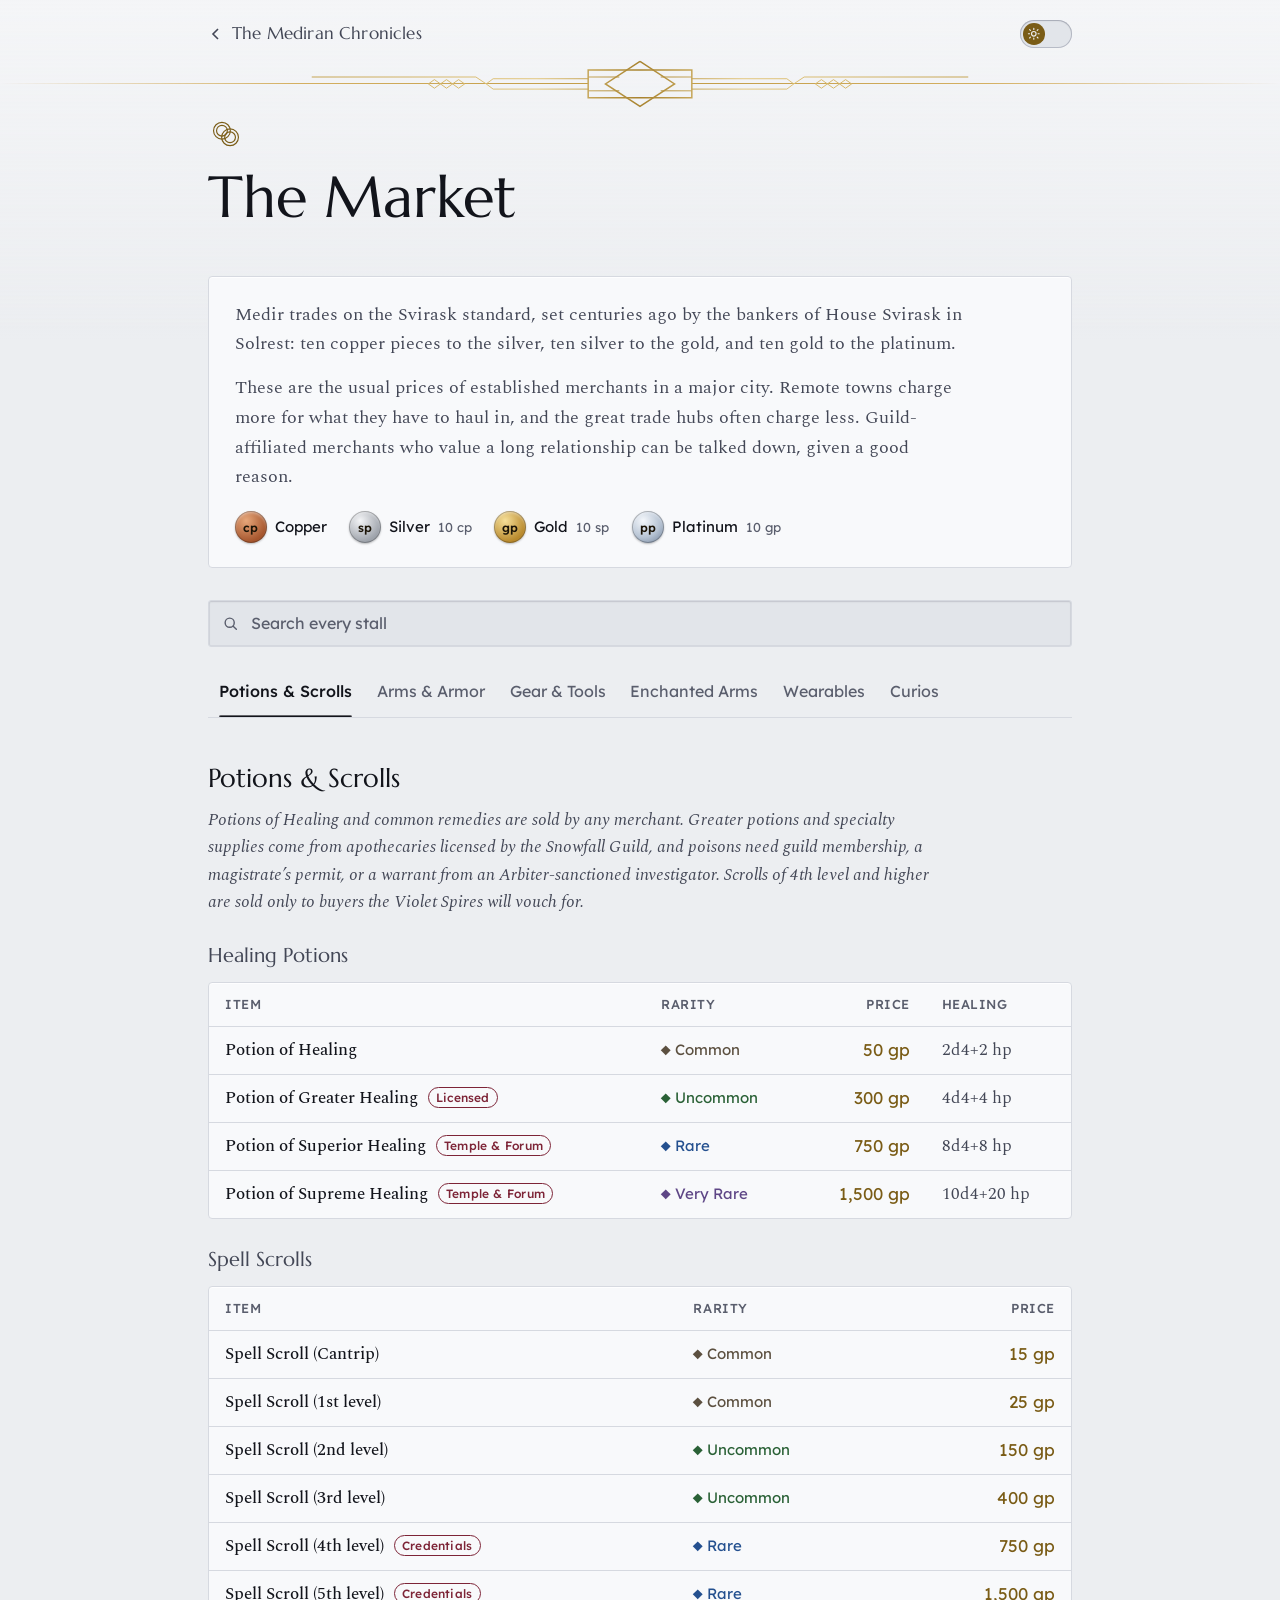
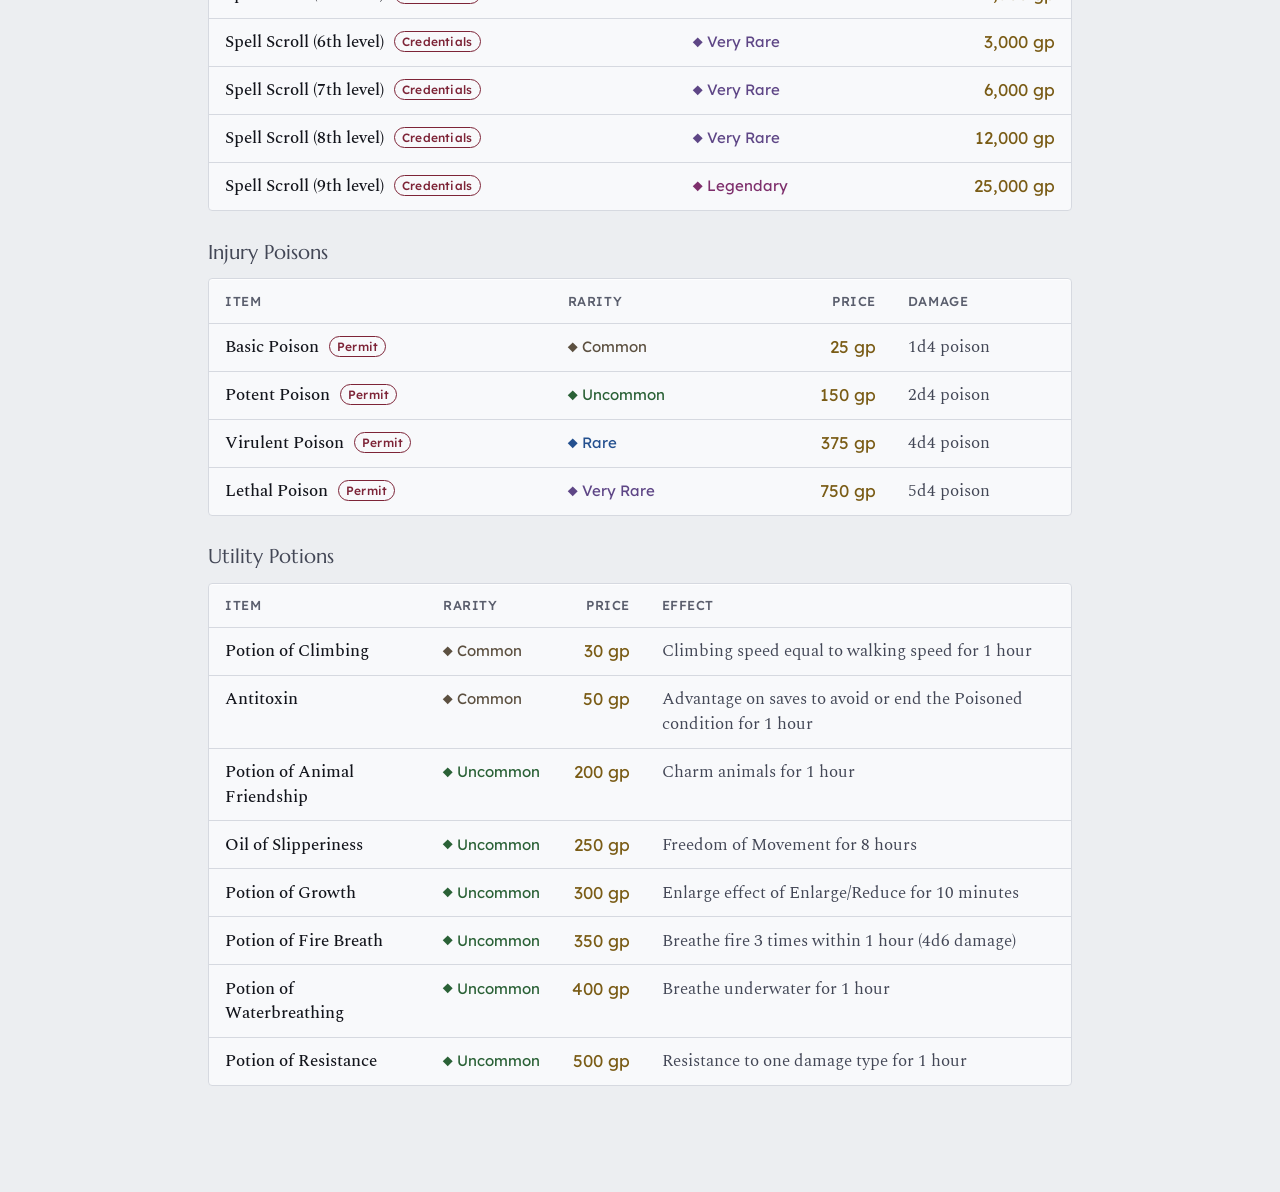
<file: market.html>
<!DOCTYPE html>
<html lang="en">
<head>
<meta charset="UTF-8">
<meta name="viewport" content="width=device-width, initial-scale=1, viewport-fit=cover">
<meta name="color-scheme" content="light dark">
<meta name="theme-color" content="#eceef1" media="(prefers-color-scheme: light)">
<meta name="theme-color" content="#08090f" media="(prefers-color-scheme: dark)">
<meta name="description" content="Prices in any major city of Medir for potions, scrolls, arms and armor, gear, and enchanted goods, with the guild rules for each.">
<title>The Market – The Mediran Chronicles</title>
<link rel="stylesheet" href="crown.css"><script src="crown.js" defer></script>
<script src="theme.js"></script>
<link rel="preconnect" href="https://fonts.googleapis.com">
<link rel="preconnect" href="https://fonts.gstatic.com" crossorigin>
<link rel="stylesheet" href="https://fonts.googleapis.com/css2?family=Lexend:wght@300..600&family=Marcellus&family=Spectral:ital,wght@0,400;0,500;0,600;1,400;1,600&display=swap">
<link rel="stylesheet" href="medir.css">
<style>
  .wrap {
    position: relative; z-index: 1;
    max-width: var(--page-w); margin: 0 auto;
    padding: 0 var(--pad-r) calc(5rem + env(safe-area-inset-bottom)) var(--pad-l);
  }
  /* ── Stalls: a strip of tabs, the open one inlaid with Crown-Gold ── */
  .tabs-nav {
    position: sticky; top: 0; z-index: 20;
    display: flex; gap: .15rem; align-items: stretch;
    margin: 0 calc(-1 * var(--pad-r)) 2.5rem calc(-1 * var(--pad-l));
    padding: 0 var(--pad-r) 0 var(--pad-l);
    border-bottom: 1px solid var(--groove-dark); box-shadow: 0 1px 0 var(--groove-light);
    overflow-x: auto; overscroll-behavior-x: contain; scrollbar-width: none;
    scroll-snap-type: x proximity; scroll-padding-inline: var(--pad-l);
  }
  .tabs-nav::-webkit-scrollbar { display: none; }
  .tabs-nav.is-pinned {
    background: var(--bar-bg); border-bottom-color: transparent;
    box-shadow: 0 0 0 100vmax var(--bar-bg), 0 1px 0 100vmax var(--groove-dark);
    clip-path: inset(0 -100vmax -1px);
  }
  @media (min-width: 48rem) { .tabs-nav { margin-inline: 0; padding-inline: 0; } }

  .tab-btn {
    position: relative; flex-shrink: 0; scroll-snap-align: start;
    min-height: 50px; padding: .5rem .7rem;
    background: none; border: 0;
    font-family: var(--font-ui); font-size: 1rem; font-weight: 400;
    color: var(--text-ghost); white-space: nowrap;
    transition: color .15s;
  }
  .tab-btn::after {
    content: ''; position: absolute; left: .7rem; right: .7rem; bottom: -1px; height: 3px; border-radius: 2px 2px 0 0;
    background: var(--char-color, var(--text)); box-shadow: inset 0 1px 0 rgba(255,255,255,.35);
    opacity: 0; transition: opacity .15s;
  }
  .tab-btn.active { color: var(--char-color, var(--text)); font-weight: 500; }
  .tab-btn.active::after { opacity: 1; }
  .tab-sep { flex-shrink: 0; width: 2px; margin: .85rem .3rem; border-left: 1px solid var(--groove-dark); border-right: 1px solid var(--groove-light); }
  @media (hover: hover) and (pointer: fine) { .tab-btn:hover { color: var(--text); } }

  .tab-panel { display: none; }
  .tab-panel.active { display: block; }
  .searching .tab-panel { display: block; }
  .searching .tabs-nav .tab-btn.active::after { opacity: 0; }
  .searching .tab-btn.active { color: var(--text-dim); font-weight: 400; }

  /* ── Coin ── */
  .lore {
    margin: 0 0 2rem; padding: 1.4rem 1.6rem 1.5rem;
    background: var(--slab-fill); border: 1px solid var(--slab-edge); border-radius: var(--r-card); box-shadow: var(--slab-shadow);
  }
  .lore p { margin: 0 0 .9rem; max-width: 46rem; font-size: 1.125rem; line-height: 1.65; color: var(--text-dim); }
  .denoms { list-style: none; margin: 1.2rem 0 0; padding: 0; display: flex; flex-wrap: wrap; gap: .6rem 1.4rem; font-family: var(--font-ui); font-size: .9375rem; color: var(--text); }
  .denoms li { display: flex; align-items: center; gap: .5rem; }
  .denoms small { color: var(--text-ghost); font-size: .8125rem; }
  .coin-face {
    display: inline-grid; place-items: center; width: 2rem; height: 2rem; border-radius: 50%;
    font-size: .75rem; font-weight: 600; letter-spacing: .02em; color: #1b1407;
    box-shadow: inset 0 0 0 1px rgba(0,0,0,.25), inset 0 2px 3px rgba(255,255,255,.45), 0 1px 2px rgba(0,0,0,.25);
  }
  .coin-face.cp { background: radial-gradient(circle at 35% 30%, #e7a77a, #a5552d 70%); }
  .coin-face.sp { background: radial-gradient(circle at 35% 30%, #f3f4f6, #9ea3ab 70%); }
  .coin-face.gp { background: radial-gradient(circle at 35% 30%, #f6df98, #b8892c 70%); }
  .coin-face.pp { background: radial-gradient(circle at 35% 30%, #f4f7fb, #b7c4d4 55%, #8494aa 85%); }

  /* ── Search ── */
  .find { position: relative; margin: 0 0 1.25rem; }
  .find input {
    width: 100%; height: 2.9rem; padding: 0 1rem 0 2.6rem;
    font: inherit; font-family: var(--font-ui); font-size: 1rem; color: var(--text);
    background: var(--well-fill); border: 1px solid var(--slab-edge); border-radius: var(--r-ctl); box-shadow: var(--well-shadow);
  }
  .find input::placeholder { color: var(--text-ghost); }
  .find input:focus { outline: none; border-color: var(--gold-line); }
  .find svg { position: absolute; left: .9rem; top: 50%; width: 1.05rem; height: 1.05rem; margin-top: -.525rem; color: var(--text-ghost); pointer-events: none; }
  .find-none { display: none; margin: 1rem 0 0; font-style: italic; color: var(--text-dim); }

  /* ── Stalls ── */
  .stall-head h2 { margin: 0 0 .5rem; font-family: var(--font-display); font-weight: 400; font-size: 1.625rem; color: var(--text); }
  .stall-note { margin: 0 0 1.5rem; max-width: 46rem; font-size: 1.0625rem; font-style: italic; line-height: 1.6; color: var(--text-dim); }
  .searching .stall-head { display: none; }
  .ware { margin: 0 0 1.6rem; }
  .ware-head { margin: 0 0 .6rem; font-family: var(--font-display); font-weight: 400; font-size: 1.25rem; color: var(--text-dim); }
  .ware-table { background: var(--slab-fill); border: 1px solid var(--slab-edge); border-radius: var(--r-card); box-shadow: var(--slab-shadow); overflow: hidden; }
  table { width: 100%; border-collapse: collapse; font-size: 1.0625rem; }
  thead th {
    padding: .7rem 1rem; text-align: left; font-family: var(--font-ui); font-size: .8125rem; font-weight: 500;
    letter-spacing: .04em; text-transform: uppercase; color: var(--text-ghost);
    border-bottom: 1px solid var(--groove-dark);
  }
  tbody th, tbody td { padding: .7rem 1rem; text-align: left; vertical-align: top; line-height: 1.45; }
  tbody th { font-weight: 500; color: var(--text); }
  tbody td { color: var(--text-dim); }
  tbody tr + tr > * { border-top: 1px solid var(--groove-dark); }
  .price { text-align: right; white-space: nowrap; font-family: var(--font-ui); font-variant-numeric: lining-nums tabular-nums; color: var(--gold) !important; }
  thead th.price { color: var(--text-ghost) !important; }
  .rar { white-space: nowrap; font-family: var(--font-ui); font-size: .9375rem; color: var(--c); }
  .rar::before { content: ''; display: inline-block; width: .45rem; height: .45rem; margin-right: .4rem; transform: rotate(45deg) translateY(-.1rem); background: var(--c); }
  .rar.co { --c: var(--co); } .rar.uc { --c: var(--uc); } .rar.ra { --c: var(--ra); } .rar.vr { --c: var(--vr); } .rar.lg { --c: var(--lg); }
  .lic {
    display: inline-block; margin-left: .35rem; padding: .05rem .45rem; vertical-align: .1em;
    font-family: var(--font-ui); font-size: .75rem; font-weight: 500; letter-spacing: .02em; white-space: nowrap;
    color: var(--maroon); border: 1px solid currentColor; border-radius: 999px; cursor: help;
  }
  tr.hide, section.hide, .tab-panel.hide { display: none !important; }

  /* phones: each row becomes a small ticket, the name and price on top */
  @media (max-width: 40rem) {
    .lore { padding: 1.15rem 1.1rem 1.2rem; }
    thead { display: none; }
    table, tbody, tr { display: block; }
    tbody tr { display: grid; grid-template-columns: 1fr auto; gap: .15rem .75rem; padding: .8rem 1rem; }
    tbody tr + tr { border-top: 1px solid var(--groove-dark); }
    tbody tr + tr > * { border-top: 0; }
    tbody th, tbody td { padding: 0; }
    tbody th { grid-column: 1; grid-row: 1; }
    tbody td.price { grid-column: 2; grid-row: 1; }
    tbody td:not(.price) { grid-column: 1 / -1; font-size: 1rem; }
    tbody td:not(.price)::before { content: attr(data-l) ": "; font-family: var(--font-ui); font-size: .8125rem; color: var(--text-ghost); }
    tbody td[data-l="Rarity"]::before { content: none; }
  }
</style>
</head>
<body style="--page-w:60rem">
<nav class="medir-bar" aria-label="Site">
  <a class="medir-home" href="index.html"><svg viewBox="0 0 16 16" fill="none" stroke="currentColor" stroke-width="1.6" aria-hidden="true"><path d="M10 3 5 8l5 5"/></svg>The Mediran Chronicles</a>
  <button class="medir-toggle" type="button" role="switch" aria-checked="false" aria-label="Dark mode"><span class="track" aria-hidden="true"><span class="knob"><svg class="i-sun" viewBox="0 0 24 24" fill="none" stroke="currentColor" stroke-width="2" stroke-linecap="round"><circle cx="12" cy="12" r="4"/><path d="M12 2.5v2M12 19.5v2M4.6 4.6l1.4 1.4M18 18l1.4 1.4M2.5 12h2M19.5 12h2M4.6 19.4 6 18M18 6l1.4-1.4"/></svg><svg class="i-moon" viewBox="0 0 24 24" fill="currentColor"><path d="M20 14.5A8 8 0 0 1 9.5 4a8 8 0 1 0 10.5 10.5Z"/></svg></span></span></button>
</nav>
<div class="wrap">

  <header class="page-head">
    <div class="page-mark"><svg class="sigil" viewBox="0 0 24 24" role="img" aria-label="The Merchant: Commerce, Prosperity, Travel"><title>The Merchant: Commerce, Prosperity, Travel</title><circle cx="9.3" cy="9.8" r="5.6"/><circle cx="9.3" cy="9.8" r="3.6"/><circle cx="14.7" cy="14.2" r="5.6"/><circle cx="14.7" cy="14.2" r="3.6"/></svg></div>
    <h1 class="page-title">The Market</h1>
  </header>

  <main>
    <div class="lore coin">
      <p>Medir trades on the Svirask standard, set centuries ago by the bankers of House Svirask in Solrest: ten copper pieces to the silver, ten silver to the gold, and ten gold to the platinum.</p>
      <p>These are the usual prices of established merchants in a major city. Remote towns charge more for what they have to haul in, and the great trade hubs often charge less. Guild-affiliated merchants who value a long relationship can be talked down, given a good reason.</p>
      <ul class="denoms" aria-label="Coinage">
        <li><span class="coin-face cp">cp</span>Copper</li>
        <li><span class="coin-face sp">sp</span>Silver <small>10 cp</small></li>
        <li><span class="coin-face gp">gp</span>Gold <small>10 sp</small></li>
        <li><span class="coin-face pp">pp</span>Platinum <small>10 gp</small></li>
      </ul>
    </div>

    <div class="find" role="search">
      <svg viewBox="0 0 24 24" fill="none" stroke="currentColor" stroke-width="2" stroke-linecap="round" aria-hidden="true"><circle cx="11" cy="11" r="6.5"/><path d="m16 16 4.5 4.5"/></svg>
      <input id="find" type="search" placeholder="Search every stall" aria-label="Search the market" autocomplete="off">
      <p class="find-none">Nothing on the shelves by that name.</p>
    </div>

  <nav class="tabs-nav" role="tablist" aria-label="Stalls" data-pin>
    <button class="tab-btn active" data-tab="consumables">Potions & Scrolls</button><button class="tab-btn" data-tab="arms">Arms & Armor</button><button class="tab-btn" data-tab="gear">Gear & Tools</button><button class="tab-btn" data-tab="enchanted">Enchanted Arms</button><button class="tab-btn" data-tab="wearables">Wearables</button><button class="tab-btn" data-tab="curios">Curios</button>
  </nav>
<div class="tab-panel active" id="tab-consumables"><div class="stall-head"><h2>Potions & Scrolls</h2><p class="stall-note">Potions of Healing and common remedies are sold by any merchant. Greater potions and specialty supplies come from apothecaries licensed by the Snowfall Guild, and poisons need guild membership, a magistrate’s permit, or a warrant from an Arbiter-sanctioned investigator. Scrolls of 4th level and higher are sold only to buyers the Violet Spires will vouch for.</p></div><section class="ware"><h3 class="ware-head">Healing Potions</h3><div class="ware-table"><table><thead><tr><th>Item</th><th>Rarity</th><th class=price>Price</th><th>Healing</th></tr></thead><tbody><tr data-k="potion of healing common 50 gp 2d4+2 hp"><th scope="row">Potion of Healing</th><td data-l="Rarity"><span class="rar co">Common</span></td><td class="price" data-l="Price">50 gp</td><td data-l="Healing">2d4+2 hp</td></tr><tr data-k="potion of greater healing uncommon 300 gp 4d4+4 hp"><th scope="row">Potion of Greater Healing <span class="lic" title="From Snowfall Guild–licensed apothecaries">Licensed</span></th><td data-l="Rarity"><span class="rar uc">Uncommon</span></td><td class="price" data-l="Price">300 gp</td><td data-l="Healing">4d4+4 hp</td></tr><tr data-k="potion of superior healing rare 750 gp 8d4+8 hp"><th scope="row">Potion of Superior Healing <span class="lic" title="Sold almost only to Radiant Path temples and High Forum officials">Temple & Forum</span></th><td data-l="Rarity"><span class="rar ra">Rare</span></td><td class="price" data-l="Price">750 gp</td><td data-l="Healing">8d4+8 hp</td></tr><tr data-k="potion of supreme healing very rare 1,500 gp 10d4+20 hp"><th scope="row">Potion of Supreme Healing <span class="lic" title="Sold almost only to Radiant Path temples and High Forum officials">Temple & Forum</span></th><td data-l="Rarity"><span class="rar vr">Very Rare</span></td><td class="price" data-l="Price">1,500 gp</td><td data-l="Healing">10d4+20 hp</td></tr></tbody></table></div></section><section class="ware"><h3 class="ware-head">Spell Scrolls</h3><div class="ware-table"><table><thead><tr><th>Item</th><th>Rarity</th><th class=price>Price</th></tr></thead><tbody><tr data-k="spell scroll (cantrip) common 15 gp"><th scope="row">Spell Scroll (Cantrip)</th><td data-l="Rarity"><span class="rar co">Common</span></td><td class="price" data-l="Price">15 gp</td></tr><tr data-k="spell scroll (1st level) common 25 gp"><th scope="row">Spell Scroll (1st level)</th><td data-l="Rarity"><span class="rar co">Common</span></td><td class="price" data-l="Price">25 gp</td></tr><tr data-k="spell scroll (2nd level) uncommon 150 gp"><th scope="row">Spell Scroll (2nd level)</th><td data-l="Rarity"><span class="rar uc">Uncommon</span></td><td class="price" data-l="Price">150 gp</td></tr><tr data-k="spell scroll (3rd level) uncommon 400 gp"><th scope="row">Spell Scroll (3rd level)</th><td data-l="Rarity"><span class="rar uc">Uncommon</span></td><td class="price" data-l="Price">400 gp</td></tr><tr data-k="spell scroll (4th level) rare 750 gp"><th scope="row">Spell Scroll (4th level) <span class="lic" title="Violet Spires authorization, academic credentials, or proof of magical education">Credentials</span></th><td data-l="Rarity"><span class="rar ra">Rare</span></td><td class="price" data-l="Price">750 gp</td></tr><tr data-k="spell scroll (5th level) rare 1,500 gp"><th scope="row">Spell Scroll (5th level) <span class="lic" title="Violet Spires authorization, academic credentials, or proof of magical education">Credentials</span></th><td data-l="Rarity"><span class="rar ra">Rare</span></td><td class="price" data-l="Price">1,500 gp</td></tr><tr data-k="spell scroll (6th level) very rare 3,000 gp"><th scope="row">Spell Scroll (6th level) <span class="lic" title="Violet Spires authorization, academic credentials, or proof of magical education">Credentials</span></th><td data-l="Rarity"><span class="rar vr">Very Rare</span></td><td class="price" data-l="Price">3,000 gp</td></tr><tr data-k="spell scroll (7th level) very rare 6,000 gp"><th scope="row">Spell Scroll (7th level) <span class="lic" title="Violet Spires authorization, academic credentials, or proof of magical education">Credentials</span></th><td data-l="Rarity"><span class="rar vr">Very Rare</span></td><td class="price" data-l="Price">6,000 gp</td></tr><tr data-k="spell scroll (8th level) very rare 12,000 gp"><th scope="row">Spell Scroll (8th level) <span class="lic" title="Violet Spires authorization, academic credentials, or proof of magical education">Credentials</span></th><td data-l="Rarity"><span class="rar vr">Very Rare</span></td><td class="price" data-l="Price">12,000 gp</td></tr><tr data-k="spell scroll (9th level) legendary 25,000 gp"><th scope="row">Spell Scroll (9th level) <span class="lic" title="Violet Spires authorization, academic credentials, or proof of magical education">Credentials</span></th><td data-l="Rarity"><span class="rar lg">Legendary</span></td><td class="price" data-l="Price">25,000 gp</td></tr></tbody></table></div></section><section class="ware"><h3 class="ware-head">Injury Poisons</h3><div class="ware-table"><table><thead><tr><th>Item</th><th>Rarity</th><th class=price>Price</th><th>Damage</th></tr></thead><tbody><tr data-k="basic poison common 25 gp 1d4 poison"><th scope="row">Basic Poison <span class="lic" title="Guild membership, a magistrate’s permit, or an Arbiter-sanctioned warrant">Permit</span></th><td data-l="Rarity"><span class="rar co">Common</span></td><td class="price" data-l="Price">25 gp</td><td data-l="Damage">1d4 poison</td></tr><tr data-k="potent poison uncommon 150 gp 2d4 poison"><th scope="row">Potent Poison <span class="lic" title="Guild membership, a magistrate’s permit, or an Arbiter-sanctioned warrant">Permit</span></th><td data-l="Rarity"><span class="rar uc">Uncommon</span></td><td class="price" data-l="Price">150 gp</td><td data-l="Damage">2d4 poison</td></tr><tr data-k="virulent poison rare 375 gp 4d4 poison"><th scope="row">Virulent Poison <span class="lic" title="Guild membership, a magistrate’s permit, or an Arbiter-sanctioned warrant">Permit</span></th><td data-l="Rarity"><span class="rar ra">Rare</span></td><td class="price" data-l="Price">375 gp</td><td data-l="Damage">4d4 poison</td></tr><tr data-k="lethal poison very rare 750 gp 5d4 poison"><th scope="row">Lethal Poison <span class="lic" title="Guild membership, a magistrate’s permit, or an Arbiter-sanctioned warrant">Permit</span></th><td data-l="Rarity"><span class="rar vr">Very Rare</span></td><td class="price" data-l="Price">750 gp</td><td data-l="Damage">5d4 poison</td></tr></tbody></table></div></section><section class="ware"><h3 class="ware-head">Utility Potions</h3><div class="ware-table"><table><thead><tr><th>Item</th><th>Rarity</th><th class=price>Price</th><th>Effect</th></tr></thead><tbody><tr data-k="potion of climbing common 30 gp climbing speed equal to walking speed for 1 hour"><th scope="row">Potion of Climbing</th><td data-l="Rarity"><span class="rar co">Common</span></td><td class="price" data-l="Price">30 gp</td><td data-l="Effect">Climbing speed equal to walking speed for 1 hour</td></tr><tr data-k="antitoxin common 50 gp advantage on saves to avoid or end the poisoned condition for 1 hour"><th scope="row">Antitoxin</th><td data-l="Rarity"><span class="rar co">Common</span></td><td class="price" data-l="Price">50 gp</td><td data-l="Effect">Advantage on saves to avoid or end the Poisoned condition for 1 hour</td></tr><tr data-k="potion of animal friendship uncommon 200 gp charm animals for 1 hour"><th scope="row">Potion of Animal Friendship</th><td data-l="Rarity"><span class="rar uc">Uncommon</span></td><td class="price" data-l="Price">200 gp</td><td data-l="Effect">Charm animals for 1 hour</td></tr><tr data-k="oil of slipperiness uncommon 250 gp freedom of movement for 8 hours"><th scope="row">Oil of Slipperiness</th><td data-l="Rarity"><span class="rar uc">Uncommon</span></td><td class="price" data-l="Price">250 gp</td><td data-l="Effect">Freedom of Movement for 8 hours</td></tr><tr data-k="potion of growth uncommon 300 gp enlarge effect of enlarge/reduce for 10 minutes"><th scope="row">Potion of Growth</th><td data-l="Rarity"><span class="rar uc">Uncommon</span></td><td class="price" data-l="Price">300 gp</td><td data-l="Effect">Enlarge effect of Enlarge/Reduce for 10 minutes</td></tr><tr data-k="potion of fire breath uncommon 350 gp breathe fire 3 times within 1 hour (4d6 damage)"><th scope="row">Potion of Fire Breath</th><td data-l="Rarity"><span class="rar uc">Uncommon</span></td><td class="price" data-l="Price">350 gp</td><td data-l="Effect">Breathe fire 3 times within 1 hour (4d6 damage)</td></tr><tr data-k="potion of waterbreathing uncommon 400 gp breathe underwater for 1 hour"><th scope="row">Potion of Waterbreathing</th><td data-l="Rarity"><span class="rar uc">Uncommon</span></td><td class="price" data-l="Price">400 gp</td><td data-l="Effect">Breathe underwater for 1 hour</td></tr><tr data-k="potion of resistance uncommon 500 gp resistance to one damage type for 1 hour"><th scope="row">Potion of Resistance</th><td data-l="Rarity"><span class="rar uc">Uncommon</span></td><td class="price" data-l="Price">500 gp</td><td data-l="Effect">Resistance to one damage type for 1 hour</td></tr></tbody></table></div></section></div><div class="tab-panel" id="tab-arms"><div class="stall-head"><h2>Arms & Armor</h2><p class="stall-note">Plain weapons and armor are sold by any smith or merchant.</p></div><section class="ware"><h3 class="ware-head">Simple Melee Weapons</h3><div class="ware-table"><table><thead><tr><th>Weapon</th><th class=price>Price</th><th>Damage</th><th>Properties</th><th>Mastery</th></tr></thead><tbody><tr data-k="club 1 sp 1d4 bludgeoning light slow"><th scope="row">Club</th><td class="price" data-l="Price">1 sp</td><td data-l="Damage">1d4 bludgeoning</td><td data-l="Properties">Light</td><td data-l="Mastery">Slow</td></tr><tr data-k="dagger 2 gp 1d4 piercing finesse, light, thrown (20/60) nick"><th scope="row">Dagger</th><td class="price" data-l="Price">2 gp</td><td data-l="Damage">1d4 piercing</td><td data-l="Properties">Finesse, Light, Thrown (20/60)</td><td data-l="Mastery">Nick</td></tr><tr data-k="javelin 5 sp 1d6 piercing thrown (30/120) slow"><th scope="row">Javelin</th><td class="price" data-l="Price">5 sp</td><td data-l="Damage">1d6 piercing</td><td data-l="Properties">Thrown (30/120)</td><td data-l="Mastery">Slow</td></tr><tr data-k="light hammer 2 gp 1d4 bludgeoning light, thrown (20/60) nick"><th scope="row">Light Hammer</th><td class="price" data-l="Price">2 gp</td><td data-l="Damage">1d4 bludgeoning</td><td data-l="Properties">Light, Thrown (20/60)</td><td data-l="Mastery">Nick</td></tr><tr data-k="mace 5 gp 1d6 bludgeoning — sap"><th scope="row">Mace</th><td class="price" data-l="Price">5 gp</td><td data-l="Damage">1d6 bludgeoning</td><td data-l="Properties">—</td><td data-l="Mastery">Sap</td></tr><tr data-k="quarterstaff 2 sp 1d6 bludgeoning versatile (1d8) topple"><th scope="row">Quarterstaff</th><td class="price" data-l="Price">2 sp</td><td data-l="Damage">1d6 bludgeoning</td><td data-l="Properties">Versatile (1d8)</td><td data-l="Mastery">Topple</td></tr><tr data-k="sickle 1 gp 1d4 slashing light nick"><th scope="row">Sickle</th><td class="price" data-l="Price">1 gp</td><td data-l="Damage">1d4 slashing</td><td data-l="Properties">Light</td><td data-l="Mastery">Nick</td></tr><tr data-k="spear 1 gp 1d6 piercing thrown (20/60), versatile (1d8) sap"><th scope="row">Spear</th><td class="price" data-l="Price">1 gp</td><td data-l="Damage">1d6 piercing</td><td data-l="Properties">Thrown (20/60), Versatile (1d8)</td><td data-l="Mastery">Sap</td></tr></tbody></table></div></section><section class="ware"><h3 class="ware-head">Simple Ranged Weapons</h3><div class="ware-table"><table><thead><tr><th>Weapon</th><th class=price>Price</th><th>Damage</th><th>Properties</th><th>Mastery</th></tr></thead><tbody><tr data-k="blowgun 10 gp 1 piercing ammunition (25/100), loading vex"><th scope="row">Blowgun</th><td class="price" data-l="Price">10 gp</td><td data-l="Damage">1 piercing</td><td data-l="Properties">Ammunition (25/100), Loading</td><td data-l="Mastery">Vex</td></tr><tr data-k="dart 5 cp 1d4 piercing finesse, thrown (20/60) vex"><th scope="row">Dart</th><td class="price" data-l="Price">5 cp</td><td data-l="Damage">1d4 piercing</td><td data-l="Properties">Finesse, Thrown (20/60)</td><td data-l="Mastery">Vex</td></tr><tr data-k="light crossbow 25 gp 1d8 piercing ammunition (80/320), loading, two-handed slow"><th scope="row">Light Crossbow</th><td class="price" data-l="Price">25 gp</td><td data-l="Damage">1d8 piercing</td><td data-l="Properties">Ammunition (80/320), Loading, Two-Handed</td><td data-l="Mastery">Slow</td></tr><tr data-k="shortbow 25 gp 1d6 piercing ammunition (80/320), two-handed vex"><th scope="row">Shortbow</th><td class="price" data-l="Price">25 gp</td><td data-l="Damage">1d6 piercing</td><td data-l="Properties">Ammunition (80/320), Two-Handed</td><td data-l="Mastery">Vex</td></tr><tr data-k="sling 1 sp 1d4 bludgeoning ammunition (30/120) slow"><th scope="row">Sling</th><td class="price" data-l="Price">1 sp</td><td data-l="Damage">1d4 bludgeoning</td><td data-l="Properties">Ammunition (30/120)</td><td data-l="Mastery">Slow</td></tr></tbody></table></div></section><section class="ware"><h3 class="ware-head">Martial Melee Weapons</h3><div class="ware-table"><table><thead><tr><th>Weapon</th><th class=price>Price</th><th>Damage</th><th>Properties</th><th>Mastery</th></tr></thead><tbody><tr data-k="battleaxe 10 gp 1d8 slashing versatile (1d10) topple"><th scope="row">Battleaxe</th><td class="price" data-l="Price">10 gp</td><td data-l="Damage">1d8 slashing</td><td data-l="Properties">Versatile (1d10)</td><td data-l="Mastery">Topple</td></tr><tr data-k="flail 10 gp 1d8 bludgeoning — sap"><th scope="row">Flail</th><td class="price" data-l="Price">10 gp</td><td data-l="Damage">1d8 bludgeoning</td><td data-l="Properties">—</td><td data-l="Mastery">Sap</td></tr><tr data-k="glaive 20 gp 1d10 slashing heavy, reach, two-handed graze"><th scope="row">Glaive</th><td class="price" data-l="Price">20 gp</td><td data-l="Damage">1d10 slashing</td><td data-l="Properties">Heavy, Reach, Two-Handed</td><td data-l="Mastery">Graze</td></tr><tr data-k="greataxe 30 gp 1d12 slashing heavy, two-handed cleave"><th scope="row">Greataxe</th><td class="price" data-l="Price">30 gp</td><td data-l="Damage">1d12 slashing</td><td data-l="Properties">Heavy, Two-Handed</td><td data-l="Mastery">Cleave</td></tr><tr data-k="greatclub 2 sp 1d8 bludgeoning two-handed push"><th scope="row">Greatclub</th><td class="price" data-l="Price">2 sp</td><td data-l="Damage">1d8 bludgeoning</td><td data-l="Properties">Two-Handed</td><td data-l="Mastery">Push</td></tr><tr data-k="greatsword 50 gp 2d6 slashing heavy, two-handed graze"><th scope="row">Greatsword</th><td class="price" data-l="Price">50 gp</td><td data-l="Damage">2d6 slashing</td><td data-l="Properties">Heavy, Two-Handed</td><td data-l="Mastery">Graze</td></tr><tr data-k="halberd 20 gp 1d10 slashing heavy, reach, two-handed cleave"><th scope="row">Halberd</th><td class="price" data-l="Price">20 gp</td><td data-l="Damage">1d10 slashing</td><td data-l="Properties">Heavy, Reach, Two-Handed</td><td data-l="Mastery">Cleave</td></tr><tr data-k="handaxe 5 gp 1d6 slashing light, thrown (20/60) vex"><th scope="row">Handaxe</th><td class="price" data-l="Price">5 gp</td><td data-l="Damage">1d6 slashing</td><td data-l="Properties">Light, Thrown (20/60)</td><td data-l="Mastery">Vex</td></tr><tr data-k="lance 10 gp 1d10 piercing heavy, reach, two-handed (unless mounted) topple"><th scope="row">Lance</th><td class="price" data-l="Price">10 gp</td><td data-l="Damage">1d10 piercing</td><td data-l="Properties">Heavy, Reach, Two-Handed (unless mounted)</td><td data-l="Mastery">Topple</td></tr><tr data-k="longsword 15 gp 1d8 slashing versatile (1d10) sap"><th scope="row">Longsword</th><td class="price" data-l="Price">15 gp</td><td data-l="Damage">1d8 slashing</td><td data-l="Properties">Versatile (1d10)</td><td data-l="Mastery">Sap</td></tr><tr data-k="maul 10 gp 2d6 bludgeoning heavy, two-handed topple"><th scope="row">Maul</th><td class="price" data-l="Price">10 gp</td><td data-l="Damage">2d6 bludgeoning</td><td data-l="Properties">Heavy, Two-Handed</td><td data-l="Mastery">Topple</td></tr><tr data-k="morningstar 15 gp 1d8 piercing — sap"><th scope="row">Morningstar</th><td class="price" data-l="Price">15 gp</td><td data-l="Damage">1d8 piercing</td><td data-l="Properties">—</td><td data-l="Mastery">Sap</td></tr><tr data-k="pike 5 gp 1d10 piercing heavy, reach, two-handed push"><th scope="row">Pike</th><td class="price" data-l="Price">5 gp</td><td data-l="Damage">1d10 piercing</td><td data-l="Properties">Heavy, Reach, Two-Handed</td><td data-l="Mastery">Push</td></tr><tr data-k="rapier 25 gp 1d8 piercing finesse vex"><th scope="row">Rapier</th><td class="price" data-l="Price">25 gp</td><td data-l="Damage">1d8 piercing</td><td data-l="Properties">Finesse</td><td data-l="Mastery">Vex</td></tr><tr data-k="scimitar 25 gp 1d6 slashing finesse, light nick"><th scope="row">Scimitar</th><td class="price" data-l="Price">25 gp</td><td data-l="Damage">1d6 slashing</td><td data-l="Properties">Finesse, Light</td><td data-l="Mastery">Nick</td></tr><tr data-k="shortsword 10 gp 1d6 piercing finesse, light vex"><th scope="row">Shortsword</th><td class="price" data-l="Price">10 gp</td><td data-l="Damage">1d6 piercing</td><td data-l="Properties">Finesse, Light</td><td data-l="Mastery">Vex</td></tr><tr data-k="trident 5 gp 1d8 piercing thrown (20/60), versatile (1d10) topple"><th scope="row">Trident</th><td class="price" data-l="Price">5 gp</td><td data-l="Damage">1d8 piercing</td><td data-l="Properties">Thrown (20/60), Versatile (1d10)</td><td data-l="Mastery">Topple</td></tr><tr data-k="war pick 5 gp 1d8 piercing versatile (1d10) sap"><th scope="row">War Pick</th><td class="price" data-l="Price">5 gp</td><td data-l="Damage">1d8 piercing</td><td data-l="Properties">Versatile (1d10)</td><td data-l="Mastery">Sap</td></tr><tr data-k="warhammer 15 gp 1d8 bludgeoning versatile (1d10) push"><th scope="row">Warhammer</th><td class="price" data-l="Price">15 gp</td><td data-l="Damage">1d8 bludgeoning</td><td data-l="Properties">Versatile (1d10)</td><td data-l="Mastery">Push</td></tr><tr data-k="whip 2 gp 1d4 slashing finesse, reach slow"><th scope="row">Whip</th><td class="price" data-l="Price">2 gp</td><td data-l="Damage">1d4 slashing</td><td data-l="Properties">Finesse, Reach</td><td data-l="Mastery">Slow</td></tr></tbody></table></div></section><section class="ware"><h3 class="ware-head">Martial Ranged Weapons</h3><div class="ware-table"><table><thead><tr><th>Weapon</th><th class=price>Price</th><th>Damage</th><th>Properties</th><th>Mastery</th></tr></thead><tbody><tr data-k="heavy crossbow 50 gp 1d10 piercing ammunition (100/400), heavy, loading, two-handed push"><th scope="row">Heavy Crossbow</th><td class="price" data-l="Price">50 gp</td><td data-l="Damage">1d10 piercing</td><td data-l="Properties">Ammunition (100/400), Heavy, Loading, Two-Handed</td><td data-l="Mastery">Push</td></tr><tr data-k="longbow 50 gp 1d8 piercing ammunition (150/600), heavy, two-handed slow"><th scope="row">Longbow</th><td class="price" data-l="Price">50 gp</td><td data-l="Damage">1d8 piercing</td><td data-l="Properties">Ammunition (150/600), Heavy, Two-Handed</td><td data-l="Mastery">Slow</td></tr></tbody></table></div></section><section class="ware"><h3 class="ware-head">Light Armor</h3><div class="ware-table"><table><thead><tr><th>Armor</th><th class=price>Price</th><th>AC</th><th>Str Requirement</th><th>Stealth</th></tr></thead><tbody><tr data-k="padded 5 gp 11 + dex — disadvantage"><th scope="row">Padded</th><td class="price" data-l="Price">5 gp</td><td data-l="AC">11 + Dex</td><td data-l="Str Requirement">—</td><td data-l="Stealth">Disadvantage</td></tr><tr data-k="leather 10 gp 11 + dex — —"><th scope="row">Leather</th><td class="price" data-l="Price">10 gp</td><td data-l="AC">11 + Dex</td><td data-l="Str Requirement">—</td><td data-l="Stealth">—</td></tr><tr data-k="studded leather 45 gp 12 + dex — —"><th scope="row">Studded Leather</th><td class="price" data-l="Price">45 gp</td><td data-l="AC">12 + Dex</td><td data-l="Str Requirement">—</td><td data-l="Stealth">—</td></tr></tbody></table></div></section><section class="ware"><h3 class="ware-head">Medium Armor</h3><div class="ware-table"><table><thead><tr><th>Armor</th><th class=price>Price</th><th>AC</th><th>Str Requirement</th><th>Stealth</th></tr></thead><tbody><tr data-k="hide 10 gp 12 + dex (max 2) — —"><th scope="row">Hide</th><td class="price" data-l="Price">10 gp</td><td data-l="AC">12 + Dex (max 2)</td><td data-l="Str Requirement">—</td><td data-l="Stealth">—</td></tr><tr data-k="chain shirt 50 gp 13 + dex (max 2) — —"><th scope="row">Chain Shirt</th><td class="price" data-l="Price">50 gp</td><td data-l="AC">13 + Dex (max 2)</td><td data-l="Str Requirement">—</td><td data-l="Stealth">—</td></tr><tr data-k="scale mail 50 gp 14 + dex (max 2) — disadvantage"><th scope="row">Scale Mail</th><td class="price" data-l="Price">50 gp</td><td data-l="AC">14 + Dex (max 2)</td><td data-l="Str Requirement">—</td><td data-l="Stealth">Disadvantage</td></tr><tr data-k="breastplate 400 gp 14 + dex (max 2) — —"><th scope="row">Breastplate</th><td class="price" data-l="Price">400 gp</td><td data-l="AC">14 + Dex (max 2)</td><td data-l="Str Requirement">—</td><td data-l="Stealth">—</td></tr><tr data-k="half plate 750 gp 15 + dex (max 2) — disadvantage"><th scope="row">Half Plate</th><td class="price" data-l="Price">750 gp</td><td data-l="AC">15 + Dex (max 2)</td><td data-l="Str Requirement">—</td><td data-l="Stealth">Disadvantage</td></tr></tbody></table></div></section><section class="ware"><h3 class="ware-head">Heavy Armor</h3><div class="ware-table"><table><thead><tr><th>Armor</th><th class=price>Price</th><th>AC</th><th>Str Requirement</th><th>Stealth</th></tr></thead><tbody><tr data-k="ring mail 30 gp 14 — disadvantage"><th scope="row">Ring Mail</th><td class="price" data-l="Price">30 gp</td><td data-l="AC">14</td><td data-l="Str Requirement">—</td><td data-l="Stealth">Disadvantage</td></tr><tr data-k="chain mail 75 gp 16 str 13 disadvantage"><th scope="row">Chain Mail</th><td class="price" data-l="Price">75 gp</td><td data-l="AC">16</td><td data-l="Str Requirement">Str 13</td><td data-l="Stealth">Disadvantage</td></tr><tr data-k="splint 200 gp 17 str 15 disadvantage"><th scope="row">Splint</th><td class="price" data-l="Price">200 gp</td><td data-l="AC">17</td><td data-l="Str Requirement">Str 15</td><td data-l="Stealth">Disadvantage</td></tr><tr data-k="plate 1,500 gp 18 str 15 disadvantage"><th scope="row">Plate</th><td class="price" data-l="Price">1,500 gp</td><td data-l="AC">18</td><td data-l="Str Requirement">Str 15</td><td data-l="Stealth">Disadvantage</td></tr></tbody></table></div></section><section class="ware"><h3 class="ware-head">Shield</h3><div class="ware-table"><table><thead><tr><th>Armor</th><th class=price>Price</th><th>AC</th><th>Str Requirement</th><th>Stealth</th></tr></thead><tbody><tr data-k="shield 10 gp +2 ac — —"><th scope="row">Shield</th><td class="price" data-l="Price">10 gp</td><td data-l="AC">+2 AC</td><td data-l="Str Requirement">—</td><td data-l="Stealth">—</td></tr></tbody></table></div></section></div><div class="tab-panel" id="tab-gear"><div class="stall-head"><h2>Gear & Tools</h2><p class="stall-note">Sold by general merchants, outfitters, and the craft halls of any city.</p></div><section class="ware"><h3 class="ware-head">Tools &amp; Kits</h3><div class="ware-table"><table><thead><tr><th>Item</th><th class=price>Price</th><th>Weight</th><th>Description</th></tr></thead><tbody><tr data-k="alchemist&#x27;s supplies 50 gp 8 lb. create alchemical items"><th scope="row">Alchemist&#x27;s Supplies</th><td class="price" data-l="Price">50 gp</td><td data-l="Weight">8 lb.</td><td data-l="Description">Create alchemical items</td></tr><tr data-k="climber&#x27;s kit 25 gp 12 lb. includes special pitons, boot tips, gloves, and a harness"><th scope="row">Climber&#x27;s Kit</th><td class="price" data-l="Price">25 gp</td><td data-l="Weight">12 lb.</td><td data-l="Description">Includes special pitons, boot tips, gloves, and a harness</td></tr><tr data-k="disguise kit 25 gp 3 lb. create disguises to change appearance"><th scope="row">Disguise Kit</th><td class="price" data-l="Price">25 gp</td><td data-l="Weight">3 lb.</td><td data-l="Description">Create disguises to change appearance</td></tr><tr data-k="forgery kit 15 gp 5 lb. create written forgeries"><th scope="row">Forgery Kit</th><td class="price" data-l="Price">15 gp</td><td data-l="Weight">5 lb.</td><td data-l="Description">Create written forgeries</td></tr><tr data-k="gaming set (cards) 5 sp — proficiency with gaming sets applies to ability checks made to play games"><th scope="row">Gaming Set (cards)</th><td class="price" data-l="Price">5 sp</td><td data-l="Weight">—</td><td data-l="Description">Proficiency with gaming sets applies to ability checks made to play games</td></tr><tr data-k="gaming set (dice) 1 sp — proficiency with gaming sets applies to ability checks made to play games"><th scope="row">Gaming Set (dice)</th><td class="price" data-l="Price">1 sp</td><td data-l="Weight">—</td><td data-l="Description">Proficiency with gaming sets applies to ability checks made to play games</td></tr><tr data-k="healer&#x27;s kit 5 gp 3 lb. 10 uses; utilize action to stabilize an unconscious creature at 0 hp without a wisdom (medicine) check"><th scope="row">Healer&#x27;s Kit</th><td class="price" data-l="Price">5 gp</td><td data-l="Weight">3 lb.</td><td data-l="Description">10 uses; Utilize action to stabilize an Unconscious creature at 0 HP without a Wisdom (Medicine) check</td></tr><tr data-k="herbalism kit 5 gp 3 lb. create antitoxins and potions of healing"><th scope="row">Herbalism Kit</th><td class="price" data-l="Price">5 gp</td><td data-l="Weight">3 lb.</td><td data-l="Description">Create antitoxins and potions of healing</td></tr><tr data-k="navigator&#x27;s tools 25 gp 2 lb. determines position on or distance traveled on water"><th scope="row">Navigator&#x27;s Tools</th><td class="price" data-l="Price">25 gp</td><td data-l="Weight">2 lb.</td><td data-l="Description">Determines position on or distance traveled on water</td></tr><tr data-k="poisoner&#x27;s kit 50 gp 2 lb. create and apply poisons"><th scope="row">Poisoner&#x27;s Kit <span class="lic" title="Guild membership, a magistrate’s permit, or an Arbiter-sanctioned warrant">Permit</span></th><td class="price" data-l="Price">50 gp</td><td data-l="Weight">2 lb.</td><td data-l="Description">Create and apply poisons</td></tr><tr data-k="thieves&#x27; tools 25 gp 1 lb. proficiency with these tools lets you add proficiency bonus to dexterity checks to pick locks or disarm traps"><th scope="row">Thieves&#x27; Tools</th><td class="price" data-l="Price">25 gp</td><td data-l="Weight">1 lb.</td><td data-l="Description">Proficiency with these tools lets you add proficiency bonus to Dexterity checks to pick locks or disarm traps</td></tr><tr data-k="tinker&#x27;s tools 50 gp 10 lb. repair and create small mechanical devices"><th scope="row">Tinker&#x27;s Tools</th><td class="price" data-l="Price">50 gp</td><td data-l="Weight">10 lb.</td><td data-l="Description">Repair and create small mechanical devices</td></tr></tbody></table></div></section><section class="ware"><h3 class="ware-head">Musical Instruments</h3><div class="ware-table"><table><thead><tr><th>Item</th><th class=price>Price</th><th>Weight</th></tr></thead><tbody><tr data-k="bagpipes 30 gp 6 lb."><th scope="row">Bagpipes</th><td class="price" data-l="Price">30 gp</td><td data-l="Weight">6 lb.</td></tr><tr data-k="drum 6 gp 3 lb."><th scope="row">Drum</th><td class="price" data-l="Price">6 gp</td><td data-l="Weight">3 lb.</td></tr><tr data-k="dulcimer 25 gp 10 lb."><th scope="row">Dulcimer</th><td class="price" data-l="Price">25 gp</td><td data-l="Weight">10 lb.</td></tr><tr data-k="flute 2 gp 1 lb."><th scope="row">Flute</th><td class="price" data-l="Price">2 gp</td><td data-l="Weight">1 lb.</td></tr><tr data-k="horn 3 gp 2 lb."><th scope="row">Horn</th><td class="price" data-l="Price">3 gp</td><td data-l="Weight">2 lb.</td></tr><tr data-k="lute 35 gp 2 lb."><th scope="row">Lute</th><td class="price" data-l="Price">35 gp</td><td data-l="Weight">2 lb.</td></tr><tr data-k="lyre 30 gp 2 lb."><th scope="row">Lyre</th><td class="price" data-l="Price">30 gp</td><td data-l="Weight">2 lb.</td></tr><tr data-k="pan flute 12 gp 2 lb."><th scope="row">Pan flute</th><td class="price" data-l="Price">12 gp</td><td data-l="Weight">2 lb.</td></tr><tr data-k="shawm 2 gp 1 lb."><th scope="row">Shawm</th><td class="price" data-l="Price">2 gp</td><td data-l="Weight">1 lb.</td></tr><tr data-k="viol 30 gp 1 lb."><th scope="row">Viol</th><td class="price" data-l="Price">30 gp</td><td data-l="Weight">1 lb.</td></tr></tbody></table></div></section><section class="ware"><h3 class="ware-head">Adventuring Gear</h3><div class="ware-table"><table><thead><tr><th>Item</th><th class=price>Price</th><th>Weight</th><th>Description</th></tr></thead><tbody><tr data-k="backpack 2 gp 5 lb. 1 cubic foot/30 pounds"><th scope="row">Backpack</th><td class="price" data-l="Price">2 gp</td><td data-l="Weight">5 lb.</td><td data-l="Description">1 cubic foot/30 pounds</td></tr><tr data-k="ball bearings (bag of 1,000) 1 gp 2 lb. cover 10-foot square, dc 10 dex save or fall prone"><th scope="row">Ball bearings (bag of 1,000)</th><td class="price" data-l="Price">1 gp</td><td data-l="Weight">2 lb.</td><td data-l="Description">Cover 10-foot square, DC 10 Dex save or fall prone</td></tr><tr data-k="barrel 2 gp 70 lb. 40 gallons liquid, 4 cubic feet solid"><th scope="row">Barrel</th><td class="price" data-l="Price">2 gp</td><td data-l="Weight">70 lb.</td><td data-l="Description">40 gallons liquid, 4 cubic feet solid</td></tr><tr data-k="basket 4 sp 2 lb. 2 cubic feet/40 pounds"><th scope="row">Basket</th><td class="price" data-l="Price">4 sp</td><td data-l="Weight">2 lb.</td><td data-l="Description">2 cubic feet/40 pounds</td></tr><tr data-k="bottle, glass 2 gp 2 lb. 5 pints liquid"><th scope="row">Bottle, glass</th><td class="price" data-l="Price">2 gp</td><td data-l="Weight">2 lb.</td><td data-l="Description">5 pints liquid</td></tr><tr data-k="bucket 5 cp 2 lb. 3 gallons liquid, 1/2 cubic foot solid"><th scope="row">Bucket</th><td class="price" data-l="Price">5 cp</td><td data-l="Weight">2 lb.</td><td data-l="Description">3 gallons liquid, 1/2 cubic foot solid</td></tr><tr data-k="caltrops (bag of 20) 1 gp 2 lb. cover 5-foot square; dc 15 dex save or take 1 piercing damage and speed becomes 0 until the start of its next turn"><th scope="row">Caltrops (bag of 20)</th><td class="price" data-l="Price">1 gp</td><td data-l="Weight">2 lb.</td><td data-l="Description">Cover 5-foot square; DC 15 Dex save or take 1 piercing damage and Speed becomes 0 until the start of its next turn</td></tr><tr data-k="candle 1 cp — bright light 5 ft., dim light 5 ft. for 1 hour"><th scope="row">Candle</th><td class="price" data-l="Price">1 cp</td><td data-l="Weight">—</td><td data-l="Description">Bright light 5 ft., dim light 5 ft. for 1 hour</td></tr><tr data-k="chain (10 feet) 5 gp 10 lb. —"><th scope="row">Chain (10 feet)</th><td class="price" data-l="Price">5 gp</td><td data-l="Weight">10 lb.</td><td data-l="Description">—</td></tr><tr data-k="chest 5 gp 25 lb. 12 cubic feet/300 pounds"><th scope="row">Chest</th><td class="price" data-l="Price">5 gp</td><td data-l="Weight">25 lb.</td><td data-l="Description">12 cubic feet/300 pounds</td></tr><tr data-k="flask or tankard 2 cp 1 lb. 1 pint liquid"><th scope="row">Flask or tankard</th><td class="price" data-l="Price">2 cp</td><td data-l="Weight">1 lb.</td><td data-l="Description">1 pint liquid</td></tr><tr data-k="grappling hook 2 gp 4 lb. —"><th scope="row">Grappling hook</th><td class="price" data-l="Price">2 gp</td><td data-l="Weight">4 lb.</td><td data-l="Description">—</td></tr><tr data-k="hammer 1 gp 3 lb. —"><th scope="row">Hammer</th><td class="price" data-l="Price">1 gp</td><td data-l="Weight">3 lb.</td><td data-l="Description">—</td></tr><tr data-k="jug or pitcher 2 cp 4 lb. 1 gallon liquid"><th scope="row">Jug or pitcher</th><td class="price" data-l="Price">2 cp</td><td data-l="Weight">4 lb.</td><td data-l="Description">1 gallon liquid</td></tr><tr data-k="lock 10 gp 1 lb. dc 15 to pick"><th scope="row">Lock</th><td class="price" data-l="Price">10 gp</td><td data-l="Weight">1 lb.</td><td data-l="Description">DC 15 to pick</td></tr><tr data-k="manacles 2 gp 6 lb. dc 20 to break, dc 15 to pick"><th scope="row">Manacles</th><td class="price" data-l="Price">2 gp</td><td data-l="Weight">6 lb.</td><td data-l="Description">DC 20 to break, DC 15 to pick</td></tr><tr data-k="mirror, steel 5 gp 1/2 lb. —"><th scope="row">Mirror, steel</th><td class="price" data-l="Price">5 gp</td><td data-l="Weight">1/2 lb.</td><td data-l="Description">—</td></tr><tr data-k="oil (flask) 1 sp 1 lb. can be lit for bright light 5 ft., dim light 5 ft. for 6 hours"><th scope="row">Oil (flask)</th><td class="price" data-l="Price">1 sp</td><td data-l="Weight">1 lb.</td><td data-l="Description">Can be lit for bright light 5 ft., dim light 5 ft. for 6 hours</td></tr><tr data-k="piton 5 cp 1/4 lb. —"><th scope="row">Piton</th><td class="price" data-l="Price">5 cp</td><td data-l="Weight">1/4 lb.</td><td data-l="Description">—</td></tr><tr data-k="pot, iron 2 gp 10 lb. 1 gallon liquid"><th scope="row">Pot, iron</th><td class="price" data-l="Price">2 gp</td><td data-l="Weight">10 lb.</td><td data-l="Description">1 gallon liquid</td></tr><tr data-k="pouch 5 sp 1 lb. 1/5 cubic foot/6 pounds"><th scope="row">Pouch</th><td class="price" data-l="Price">5 sp</td><td data-l="Weight">1 lb.</td><td data-l="Description">1/5 cubic foot/6 pounds</td></tr><tr data-k="rope, hempen (50 feet) 2 gp 10 lb. —"><th scope="row">Rope, hempen (50 feet)</th><td class="price" data-l="Price">2 gp</td><td data-l="Weight">10 lb.</td><td data-l="Description">—</td></tr><tr data-k="rope, silk (50 feet) 10 gp 5 lb. —"><th scope="row">Rope, silk (50 feet)</th><td class="price" data-l="Price">10 gp</td><td data-l="Weight">5 lb.</td><td data-l="Description">—</td></tr><tr data-k="sack 1 cp 1/2 lb. 1 cubic foot/30 pounds"><th scope="row">Sack</th><td class="price" data-l="Price">1 cp</td><td data-l="Weight">1/2 lb.</td><td data-l="Description">1 cubic foot/30 pounds</td></tr><tr data-k="torch 1 cp 1 lb. bright light 20 ft., dim light 20 ft. for 1 hour"><th scope="row">Torch</th><td class="price" data-l="Price">1 cp</td><td data-l="Weight">1 lb.</td><td data-l="Description">Bright light 20 ft., dim light 20 ft. for 1 hour</td></tr><tr data-k="vial 1 gp — 4 ounces liquid"><th scope="row">Vial</th><td class="price" data-l="Price">1 gp</td><td data-l="Weight">—</td><td data-l="Description">4 ounces liquid</td></tr><tr data-k="waterskin 2 gp 5 lb. (full) 4 pints liquid"><th scope="row">Waterskin</th><td class="price" data-l="Price">2 gp</td><td data-l="Weight">5 lb. (full)</td><td data-l="Description">4 pints liquid</td></tr></tbody></table></div></section><section class="ware"><h3 class="ware-head">Artisan&#x27;s Tools</h3><div class="ware-table"><table><thead><tr><th>Item</th><th class=price>Price</th><th>Weight</th></tr></thead><tbody><tr data-k="brewer&#x27;s supplies 20 gp 9 lb."><th scope="row">Brewer&#x27;s Supplies</th><td class="price" data-l="Price">20 gp</td><td data-l="Weight">9 lb.</td></tr><tr data-k="calligrapher&#x27;s supplies 10 gp 5 lb."><th scope="row">Calligrapher&#x27;s Supplies</th><td class="price" data-l="Price">10 gp</td><td data-l="Weight">5 lb.</td></tr><tr data-k="carpenter&#x27;s tools 8 gp 6 lb."><th scope="row">Carpenter&#x27;s Tools</th><td class="price" data-l="Price">8 gp</td><td data-l="Weight">6 lb.</td></tr><tr data-k="cartographer&#x27;s tools 15 gp 6 lb."><th scope="row">Cartographer&#x27;s Tools</th><td class="price" data-l="Price">15 gp</td><td data-l="Weight">6 lb.</td></tr><tr data-k="cobbler&#x27;s tools 5 gp 5 lb."><th scope="row">Cobbler&#x27;s Tools</th><td class="price" data-l="Price">5 gp</td><td data-l="Weight">5 lb.</td></tr><tr data-k="cook&#x27;s utensils 1 gp 8 lb."><th scope="row">Cook&#x27;s Utensils</th><td class="price" data-l="Price">1 gp</td><td data-l="Weight">8 lb.</td></tr><tr data-k="glassblower&#x27;s tools 30 gp 5 lb."><th scope="row">Glassblower&#x27;s Tools</th><td class="price" data-l="Price">30 gp</td><td data-l="Weight">5 lb.</td></tr><tr data-k="jeweler&#x27;s tools 25 gp 2 lb."><th scope="row">Jeweler&#x27;s Tools</th><td class="price" data-l="Price">25 gp</td><td data-l="Weight">2 lb.</td></tr><tr data-k="leatherworker&#x27;s tools 5 gp 5 lb."><th scope="row">Leatherworker&#x27;s Tools</th><td class="price" data-l="Price">5 gp</td><td data-l="Weight">5 lb.</td></tr><tr data-k="mason&#x27;s tools 10 gp 8 lb."><th scope="row">Mason&#x27;s Tools</th><td class="price" data-l="Price">10 gp</td><td data-l="Weight">8 lb.</td></tr><tr data-k="painter&#x27;s supplies 10 gp 5 lb."><th scope="row">Painter&#x27;s Supplies</th><td class="price" data-l="Price">10 gp</td><td data-l="Weight">5 lb.</td></tr><tr data-k="potter&#x27;s tools 10 gp 3 lb."><th scope="row">Potter&#x27;s Tools</th><td class="price" data-l="Price">10 gp</td><td data-l="Weight">3 lb.</td></tr><tr data-k="smith&#x27;s tools 20 gp 8 lb."><th scope="row">Smith&#x27;s Tools</th><td class="price" data-l="Price">20 gp</td><td data-l="Weight">8 lb.</td></tr><tr data-k="weaver&#x27;s tools 1 gp 5 lb."><th scope="row">Weaver&#x27;s Tools</th><td class="price" data-l="Price">1 gp</td><td data-l="Weight">5 lb.</td></tr><tr data-k="woodcarver&#x27;s tools 1 gp 5 lb."><th scope="row">Woodcarver&#x27;s Tools</th><td class="price" data-l="Price">1 gp</td><td data-l="Weight">5 lb.</td></tr></tbody></table></div></section></div><div class="tab-panel" id="tab-enchanted"><div class="stall-head"><h2>Enchanted Arms</h2><p class="stall-note">+1 arms and armor are sold only by smiths licensed by the Mastersmiths’ Conclave and their authorized merchants. Anything stronger comes from certified Conclave workshops, and only to buyers with noble lineage, a High Forum recommendation, exceptional service to the crown, or a proven military need. Foci and other magic items are sold by dealers licensed by the Violet Spires.</p></div><section class="ware"><h3 class="ware-head">Magic Melee Weapons</h3><div class="ware-table"><table><thead><tr><th>Item</th><th>Rarity</th><th class=price>Price</th><th>Description</th></tr></thead><tbody><tr data-k="moon-touched weapon common base weapon + 75 gp sheds bright light 15 ft, dim light 15 ft"><th scope="row">Moon-Touched Weapon</th><td data-l="Rarity"><span class="rar co">Common</span></td><td class="price" data-l="Price">Base weapon + 75 gp</td><td data-l="Description">Sheds bright light 15 ft, dim light 15 ft</td></tr><tr data-k="silvered weapon common base weapon + 100 gp overcomes certain resistances"><th scope="row">Silvered Weapon</th><td data-l="Rarity"><span class="rar co">Common</span></td><td class="price" data-l="Price">Base weapon + 100 gp</td><td data-l="Description">Overcomes certain resistances</td></tr><tr data-k="+1 weapon (any) uncommon 500 gp +1 to attack and damage"><th scope="row">+1 Weapon (any)</th><td data-l="Rarity"><span class="rar uc">Uncommon</span></td><td class="price" data-l="Price">500 gp</td><td data-l="Description">+1 to attack and damage</td></tr><tr data-k="+2 weapon (any) rare 4,000 gp +2 to attack and damage"><th scope="row">+2 Weapon (any) <span class="lic" title="Noble lineage, High Forum recommendation, crown service, or proven military need">Restricted</span></th><td data-l="Rarity"><span class="rar ra">Rare</span></td><td class="price" data-l="Price">4,000 gp</td><td data-l="Description">+2 to attack and damage</td></tr><tr data-k="+3 weapon (any) very rare 15,000 gp +3 to attack and damage"><th scope="row">+3 Weapon (any) <span class="lic" title="Noble lineage, High Forum recommendation, crown service, or proven military need">Restricted</span></th><td data-l="Rarity"><span class="rar vr">Very Rare</span></td><td class="price" data-l="Price">15,000 gp</td><td data-l="Description">+3 to attack and damage</td></tr></tbody></table></div></section><section class="ware"><h3 class="ware-head">Magic Ranged Weapons</h3><div class="ware-table"><table><thead><tr><th>Item</th><th>Rarity</th><th class=price>Price</th><th>Description</th></tr></thead><tbody><tr data-k="+1 weapon (any) uncommon 500 gp +1 to attack and damage"><th scope="row">+1 Weapon (any)</th><td data-l="Rarity"><span class="rar uc">Uncommon</span></td><td class="price" data-l="Price">500 gp</td><td data-l="Description">+1 to attack and damage</td></tr><tr data-k="+2 weapon (any) rare 2,500 gp +2 to attack and damage"><th scope="row">+2 Weapon (any) <span class="lic" title="Noble lineage, High Forum recommendation, crown service, or proven military need">Restricted</span></th><td data-l="Rarity"><span class="rar ra">Rare</span></td><td class="price" data-l="Price">2,500 gp</td><td data-l="Description">+2 to attack and damage</td></tr><tr data-k="+3 weapon (any) very rare 15,000 gp +3 to attack and damage"><th scope="row">+3 Weapon (any) <span class="lic" title="Noble lineage, High Forum recommendation, crown service, or proven military need">Restricted</span></th><td data-l="Rarity"><span class="rar vr">Very Rare</span></td><td class="price" data-l="Price">15,000 gp</td><td data-l="Description">+3 to attack and damage</td></tr></tbody></table></div></section><section class="ware"><h3 class="ware-head">Spellcasting Foci</h3><div class="ware-table"><table><thead><tr><th>Item</th><th>Rarity</th><th class=price>Price</th><th>Description</th></tr></thead><tbody><tr data-k="spellcasting focus +1 uncommon 500 gp +1 to attack rolls and saving throw dcs, class-specific feature"><th scope="row">Spellcasting Focus +1</th><td data-l="Rarity"><span class="rar uc">Uncommon</span></td><td class="price" data-l="Price">500 gp</td><td data-l="Description">+1 to attack rolls and saving throw DCs, class-specific feature</td></tr><tr data-k="spellcasting focus +2 rare 4,500 gp +2 to attack rolls and saving throw dcs, class-specific feature"><th scope="row">Spellcasting Focus +2</th><td data-l="Rarity"><span class="rar ra">Rare</span></td><td class="price" data-l="Price">4,500 gp</td><td data-l="Description">+2 to attack rolls and saving throw DCs, class-specific feature</td></tr><tr data-k="spellcasting focus +3 very rare 15,500 gp +3 to attack rolls and saving throw dcs, class-specific feature"><th scope="row">Spellcasting Focus +3</th><td data-l="Rarity"><span class="rar vr">Very Rare</span></td><td class="price" data-l="Price">15,500 gp</td><td data-l="Description">+3 to attack rolls and saving throw DCs, class-specific feature</td></tr></tbody></table></div></section><section class="ware"><h3 class="ware-head">Implements of the War Mage</h3><div class="ware-table"><table><thead><tr><th>Item</th><th>Rarity</th><th class=price>Price</th><th>Description</th></tr></thead><tbody><tr data-k="ruby of the war mage common 100 gp use a weapon as a spellcasting focus"><th scope="row">Ruby of the War Mage</th><td data-l="Rarity"><span class="rar co">Common</span></td><td class="price" data-l="Price">100 gp</td><td data-l="Description">Use a weapon as a spellcasting focus</td></tr><tr data-k="wand of the war mage +1 uncommon 400 gp +1 to spell attack rolls, ignore half cover"><th scope="row">Wand of the War Mage +1</th><td data-l="Rarity"><span class="rar uc">Uncommon</span></td><td class="price" data-l="Price">400 gp</td><td data-l="Description">+1 to spell attack rolls, ignore half cover</td></tr><tr data-k="wand of the war mage +2 rare 4,000 gp +2 to spell attack rolls, ignore half cover"><th scope="row">Wand of the War Mage +2</th><td data-l="Rarity"><span class="rar ra">Rare</span></td><td class="price" data-l="Price">4,000 gp</td><td data-l="Description">+2 to spell attack rolls, ignore half cover</td></tr><tr data-k="wand of the war mage +3 very rare 14,000 gp +3 to spell attack rolls, ignore half cover"><th scope="row">Wand of the War Mage +3</th><td data-l="Rarity"><span class="rar vr">Very Rare</span></td><td class="price" data-l="Price">14,000 gp</td><td data-l="Description">+3 to spell attack rolls, ignore half cover</td></tr></tbody></table></div></section><section class="ware"><h3 class="ware-head">Magic Armor</h3><div class="ware-table"><table><thead><tr><th>Item</th><th>Rarity</th><th class=price>Price</th><th>Description</th></tr></thead><tbody><tr data-k="armor of gleaming (any medium or heavy) common base armor + 75 gp no tarnishing, always looks new"><th scope="row">Armor of Gleaming (any medium or heavy)</th><td data-l="Rarity"><span class="rar co">Common</span></td><td class="price" data-l="Price">Base armor + 75 gp</td><td data-l="Description">No tarnishing, always looks new</td></tr><tr data-k="cast-off armor (light, medium, or heavy) common base armor + 50 gp can be doffed with a utilize action"><th scope="row">Cast-Off Armor (light, medium, or heavy)</th><td data-l="Rarity"><span class="rar co">Common</span></td><td class="price" data-l="Price">Base armor + 50 gp</td><td data-l="Description">Can be doffed with a Utilize action</td></tr><tr data-k="adamantine armor (medium or heavy, but not hide) uncommon base armor + 500 gp critical hits against you become normal hits"><th scope="row">Adamantine Armor (medium or heavy, but not hide)</th><td data-l="Rarity"><span class="rar uc">Uncommon</span></td><td class="price" data-l="Price">Base armor + 500 gp</td><td data-l="Description">Critical Hits against you become normal hits</td></tr><tr data-k="mithral armor (medium or heavy, but not hide) uncommon base armor + 450 gp no strength requirement or stealth disadvantage"><th scope="row">Mithral Armor (medium or heavy, but not hide)</th><td data-l="Rarity"><span class="rar uc">Uncommon</span></td><td class="price" data-l="Price">Base armor + 450 gp</td><td data-l="Description">No Strength requirement or Stealth disadvantage</td></tr><tr data-k="+1 armor (light, medium, or heavy) rare 3,500 gp +1 ac bonus"><th scope="row">+1 Armor (light, medium, or heavy)</th><td data-l="Rarity"><span class="rar ra">Rare</span></td><td class="price" data-l="Price">3,500 gp</td><td data-l="Description">+1 AC bonus</td></tr><tr data-k="+2 armor (light, medium, or heavy) very rare 12,000 gp +2 ac bonus"><th scope="row">+2 Armor (light, medium, or heavy) <span class="lic" title="Noble lineage, High Forum recommendation, crown service, or proven military need">Restricted</span></th><td data-l="Rarity"><span class="rar vr">Very Rare</span></td><td class="price" data-l="Price">12,000 gp</td><td data-l="Description">+2 AC bonus</td></tr><tr data-k="+3 armor (light, medium, or heavy) legendary 51,000 gp +3 ac bonus"><th scope="row">+3 Armor (light, medium, or heavy) <span class="lic" title="Noble lineage, High Forum recommendation, crown service, or proven military need">Restricted</span></th><td data-l="Rarity"><span class="rar lg">Legendary</span></td><td class="price" data-l="Price">51,000 gp</td><td data-l="Description">+3 AC bonus</td></tr></tbody></table></div></section><section class="ware"><h3 class="ware-head">Magic Shields</h3><div class="ware-table"><table><thead><tr><th>Item</th><th>Rarity</th><th class=price>Price</th><th>Description</th></tr></thead><tbody><tr data-k="shield of expression common 50 gp changes expressions"><th scope="row">Shield of Expression</th><td data-l="Rarity"><span class="rar co">Common</span></td><td class="price" data-l="Price">50 gp</td><td data-l="Description">Changes expressions</td></tr><tr data-k="+1 shield uncommon 450 gp +1 ac bonus"><th scope="row">+1 Shield</th><td data-l="Rarity"><span class="rar uc">Uncommon</span></td><td class="price" data-l="Price">450 gp</td><td data-l="Description">+1 AC bonus</td></tr><tr data-k="sentinel shield uncommon 300 gp advantage on initiative and perception"><th scope="row">Sentinel Shield</th><td data-l="Rarity"><span class="rar uc">Uncommon</span></td><td class="price" data-l="Price">300 gp</td><td data-l="Description">Advantage on initiative and Perception</td></tr><tr data-k="+2 shield rare 4,000 gp +2 ac bonus"><th scope="row">+2 Shield <span class="lic" title="Noble lineage, High Forum recommendation, crown service, or proven military need">Restricted</span></th><td data-l="Rarity"><span class="rar ra">Rare</span></td><td class="price" data-l="Price">4,000 gp</td><td data-l="Description">+2 AC bonus</td></tr><tr data-k="+3 shield very rare 22,000 gp +3 ac bonus"><th scope="row">+3 Shield <span class="lic" title="Noble lineage, High Forum recommendation, crown service, or proven military need">Restricted</span></th><td data-l="Rarity"><span class="rar vr">Very Rare</span></td><td class="price" data-l="Price">22,000 gp</td><td data-l="Description">+3 AC bonus</td></tr></tbody></table></div></section></div><div class="tab-panel" id="tab-wearables"><div class="stall-head"><h2>Wearables</h2><p class="stall-note">Common magic items are sold only by dealers licensed by the Violet Spires. Enchanted jewelry, including rings and amulets, comes from artisans certified by the Gemcutters’ Guild, and the rarer pieces are sold only to buyers who can show wealth, a noble recommendation, or an established account.</p></div><section class="ware"><h3 class="ware-head">Rings</h3><div class="ware-table"><table><thead><tr><th>Item</th><th>Rarity</th><th class=price>Price</th><th>Description</th></tr></thead><tbody><tr data-k="ring of jumping uncommon 250 gp cast jump spell on self as bonus action"><th scope="row">Ring of Jumping</th><td data-l="Rarity"><span class="rar uc">Uncommon</span></td><td class="price" data-l="Price">250 gp</td><td data-l="Description">Cast jump spell on self as bonus action</td></tr><tr data-k="ring of mind shielding uncommon 450 gp protects thoughts from magical intrusion"><th scope="row">Ring of Mind Shielding</th><td data-l="Rarity"><span class="rar uc">Uncommon</span></td><td class="price" data-l="Price">450 gp</td><td data-l="Description">Protects thoughts from magical intrusion</td></tr><tr data-k="ring of swimming uncommon 300 gp grants a swim speed of 40 feet"><th scope="row">Ring of Swimming</th><td data-l="Rarity"><span class="rar uc">Uncommon</span></td><td class="price" data-l="Price">300 gp</td><td data-l="Description">Grants a Swim Speed of 40 feet</td></tr><tr data-k="ring of warmth uncommon 480 gp provides resistance to cold damage and temperature"><th scope="row">Ring of Warmth</th><td data-l="Rarity"><span class="rar uc">Uncommon</span></td><td class="price" data-l="Price">480 gp</td><td data-l="Description">Provides resistance to cold damage and temperature</td></tr><tr data-k="ring of water walking uncommon 500 gp cast water walk on wearer at will"><th scope="row">Ring of Water Walking</th><td data-l="Rarity"><span class="rar uc">Uncommon</span></td><td class="price" data-l="Price">500 gp</td><td data-l="Description">Cast water walk on wearer at will</td></tr><tr data-k="ring of evasion rare 4,900 gp use reaction to succeed on failed dexterity save"><th scope="row">Ring of Evasion</th><td data-l="Rarity"><span class="rar ra">Rare</span></td><td class="price" data-l="Price">4,900 gp</td><td data-l="Description">Use reaction to succeed on failed Dexterity save</td></tr><tr data-k="ring of feather falling rare 2,200 gp automatically cast feather fall when falling"><th scope="row">Ring of Feather Falling</th><td data-l="Rarity"><span class="rar ra">Rare</span></td><td class="price" data-l="Price">2,200 gp</td><td data-l="Description">Automatically cast feather fall when falling</td></tr><tr data-k="ring of free action rare 4,500 gp freedom of movement on wearer continuously"><th scope="row">Ring of Free Action</th><td data-l="Rarity"><span class="rar ra">Rare</span></td><td class="price" data-l="Price">4,500 gp</td><td data-l="Description">Freedom of movement on wearer continuously</td></tr><tr data-k="ring of protection rare 3,000 gp grants +1 bonus to ac and saving throws"><th scope="row">Ring of Protection</th><td data-l="Rarity"><span class="rar ra">Rare</span></td><td class="price" data-l="Price">3,000 gp</td><td data-l="Description">Grants +1 bonus to AC and saving throws</td></tr><tr data-k="ring of resistance rare 3,500 gp grants resistance to one specific damage type"><th scope="row">Ring of Resistance</th><td data-l="Rarity"><span class="rar ra">Rare</span></td><td class="price" data-l="Price">3,500 gp</td><td data-l="Description">Grants resistance to one specific damage type</td></tr><tr data-k="ring of spell storing rare 3,600 gp stores and releases spells cast into it"><th scope="row">Ring of Spell Storing</th><td data-l="Rarity"><span class="rar ra">Rare</span></td><td class="price" data-l="Price">3,600 gp</td><td data-l="Description">Stores and releases spells cast into it</td></tr><tr data-k="ring of telekinesis very rare 25,000 gp cast telekinesis at will without expending slots"><th scope="row">Ring of Telekinesis</th><td data-l="Rarity"><span class="rar vr">Very Rare</span></td><td class="price" data-l="Price">25,000 gp</td><td data-l="Description">Cast telekinesis at will without expending slots</td></tr><tr data-k="ring of invisibility legendary 75,000 gp cast invisibility on wearer at will"><th scope="row">Ring of Invisibility</th><td data-l="Rarity"><span class="rar lg">Legendary</span></td><td class="price" data-l="Price">75,000 gp</td><td data-l="Description">Cast invisibility on wearer at will</td></tr><tr data-k="ring of spell turning legendary 66,000 gp reflects targeted spells back at casters"><th scope="row">Ring of Spell Turning</th><td data-l="Rarity"><span class="rar lg">Legendary</span></td><td class="price" data-l="Price">66,000 gp</td><td data-l="Description">Reflects targeted spells back at casters</td></tr><tr data-k="ring of three wishes legendary 97,950 gp grants three wish spells before crumbling"><th scope="row">Ring of Three Wishes</th><td data-l="Rarity"><span class="rar lg">Legendary</span></td><td class="price" data-l="Price">97,950 gp</td><td data-l="Description">Grants three wish spells before crumbling</td></tr></tbody></table></div></section><section class="ware"><h3 class="ware-head">Cloaks &amp; Capes</h3><div class="ware-table"><table><thead><tr><th>Item</th><th>Rarity</th><th class=price>Price</th><th>Description</th></tr></thead><tbody><tr data-k="cloak of billowing common 100 gp dramatically billows on command"><th scope="row">Cloak of Billowing</th><td data-l="Rarity"><span class="rar co">Common</span></td><td class="price" data-l="Price">100 gp</td><td data-l="Description">Dramatically billows on command</td></tr><tr data-k="cloak of many fashions common 90 gp changes color, style, and appearance at will"><th scope="row">Cloak of Many Fashions</th><td data-l="Rarity"><span class="rar co">Common</span></td><td class="price" data-l="Price">90 gp</td><td data-l="Description">Changes color, style, and appearance at will</td></tr><tr data-k="cloak of elvenkind uncommon 250 gp advantage on stealth checks, enhanced camouflage"><th scope="row">Cloak of Elvenkind</th><td data-l="Rarity"><span class="rar uc">Uncommon</span></td><td class="price" data-l="Price">250 gp</td><td data-l="Description">Advantage on Stealth checks, enhanced camouflage</td></tr><tr data-k="cloak of protection uncommon 400 gp grants +1 bonus to ac and saving throws"><th scope="row">Cloak of Protection</th><td data-l="Rarity"><span class="rar uc">Uncommon</span></td><td class="price" data-l="Price">400 gp</td><td data-l="Description">Grants +1 bonus to AC and saving throws</td></tr><tr data-k="cloak of the manta ray uncommon 350 gp swim speed and underwater breathing"><th scope="row">Cloak of the Manta Ray</th><td data-l="Rarity"><span class="rar uc">Uncommon</span></td><td class="price" data-l="Price">350 gp</td><td data-l="Description">Swim speed and underwater breathing</td></tr><tr data-k="cloak of displacement rare 3,600 gp attackers have disadvantage on attack rolls"><th scope="row">Cloak of Displacement</th><td data-l="Rarity"><span class="rar ra">Rare</span></td><td class="price" data-l="Price">3,600 gp</td><td data-l="Description">Attackers have disadvantage on attack rolls</td></tr><tr data-k="cloak of the bat rare 4,600 gp fly spell and transform into bat form"><th scope="row">Cloak of the Bat</th><td data-l="Rarity"><span class="rar ra">Rare</span></td><td class="price" data-l="Price">4,600 gp</td><td data-l="Description">Fly spell and transform into bat form</td></tr><tr data-k="mantle of spell resistance rare 4,200 gp advantage on saving throws against spells"><th scope="row">Mantle of Spell Resistance</th><td data-l="Rarity"><span class="rar ra">Rare</span></td><td class="price" data-l="Price">4,200 gp</td><td data-l="Description">Advantage on saving throws against spells</td></tr><tr data-k="wings of flying rare 3,600 gp grants flying speed while worn and activated"><th scope="row">Wings of Flying</th><td data-l="Rarity"><span class="rar ra">Rare</span></td><td class="price" data-l="Price">3,600 gp</td><td data-l="Description">Grants flying speed while worn and activated</td></tr><tr data-k="cloak of arachnida very rare 14,000 gp spider climb, web immunity, web spell"><th scope="row">Cloak of Arachnida</th><td data-l="Rarity"><span class="rar vr">Very Rare</span></td><td class="price" data-l="Price">14,000 gp</td><td data-l="Description">Spider climb, web immunity, web spell</td></tr><tr data-k="cloak of invisibility legendary 54,000 gp cast invisibility on wearer at will"><th scope="row">Cloak of Invisibility</th><td data-l="Rarity"><span class="rar lg">Legendary</span></td><td class="price" data-l="Price">54,000 gp</td><td data-l="Description">Cast invisibility on wearer at will</td></tr></tbody></table></div></section><section class="ware"><h3 class="ware-head">Hands</h3><div class="ware-table"><table><thead><tr><th>Item</th><th>Rarity</th><th class=price>Price</th><th>Description</th></tr></thead><tbody><tr data-k="gauntlets of ogre power uncommon 450 gp sets strength score to 19 while worn"><th scope="row">Gauntlets of Ogre Power</th><td data-l="Rarity"><span class="rar uc">Uncommon</span></td><td class="price" data-l="Price">450 gp</td><td data-l="Description">Sets Strength score to 19 while worn</td></tr><tr data-k="gloves of missile snaring uncommon 325 gp catch and redirect ranged weapon attacks"><th scope="row">Gloves of Missile Snaring</th><td data-l="Rarity"><span class="rar uc">Uncommon</span></td><td class="price" data-l="Price">325 gp</td><td data-l="Description">Catch and redirect ranged weapon attacks</td></tr><tr data-k="gloves of swimming and climbing uncommon 250 gp grants swimming and climbing speeds"><th scope="row">Gloves of Swimming and Climbing</th><td data-l="Rarity"><span class="rar uc">Uncommon</span></td><td class="price" data-l="Price">250 gp</td><td data-l="Description">Grants swimming and climbing speeds</td></tr><tr data-k="gloves of thievery uncommon 300 gp advantage on sleight of hand and lockpicking"><th scope="row">Gloves of Thievery</th><td data-l="Rarity"><span class="rar uc">Uncommon</span></td><td class="price" data-l="Price">300 gp</td><td data-l="Description">Advantage on Sleight of Hand and lockpicking</td></tr></tbody></table></div></section><section class="ware"><h3 class="ware-head">Clothes &amp; Robes</h3><div class="ware-table"><table><thead><tr><th>Item</th><th>Rarity</th><th class=price>Price</th><th>Description</th></tr></thead><tbody><tr data-k="clothes of mending common 50 gp self-repair when damaged, always appear clean"><th scope="row">Clothes of Mending</th><td data-l="Rarity"><span class="rar co">Common</span></td><td class="price" data-l="Price">50 gp</td><td data-l="Description">Self-repair when damaged, always appear clean</td></tr><tr data-k="robe of scintillating colors very rare 27,000 gp hypnotic pattern effect, stunning enemies"><th scope="row">Robe of Scintillating Colors</th><td data-l="Rarity"><span class="rar vr">Very Rare</span></td><td class="price" data-l="Price">27,000 gp</td><td data-l="Description">Hypnotic pattern effect, stunning enemies</td></tr><tr data-k="robe of stars very rare 45,000 gp astral projection and magic missile abilities"><th scope="row">Robe of Stars</th><td data-l="Rarity"><span class="rar vr">Very Rare</span></td><td class="price" data-l="Price">45,000 gp</td><td data-l="Description">Astral projection and magic missile abilities</td></tr><tr data-k="robe of the archmagi legendary 75,000 gp enhances ac, saves, and spell attack rolls"><th scope="row">Robe of the Archmagi</th><td data-l="Rarity"><span class="rar lg">Legendary</span></td><td class="price" data-l="Price">75,000 gp</td><td data-l="Description">Enhances AC, saves, and spell attack rolls</td></tr></tbody></table></div></section><section class="ware"><h3 class="ware-head">Headwear</h3><div class="ware-table"><table><thead><tr><th>Item</th><th>Rarity</th><th class=price>Price</th><th>Description</th></tr></thead><tbody><tr data-k="dread helm common 55 gp your eyes glow red and your face is hidden in shadow"><th scope="row">Dread Helm</th><td data-l="Rarity"><span class="rar co">Common</span></td><td class="price" data-l="Price">55 gp</td><td data-l="Description">Your eyes glow red and your face is hidden in shadow</td></tr><tr data-k="cap of water breathing uncommon 450 gp grants ability to breathe underwater indefinitely"><th scope="row">Cap of Water Breathing</th><td data-l="Rarity"><span class="rar uc">Uncommon</span></td><td class="price" data-l="Price">450 gp</td><td data-l="Description">Grants ability to breathe underwater indefinitely</td></tr><tr data-k="circlet of blasting uncommon 350 gp cast scorching ray spell once per day"><th scope="row">Circlet of Blasting</th><td data-l="Rarity"><span class="rar uc">Uncommon</span></td><td class="price" data-l="Price">350 gp</td><td data-l="Description">Cast scorching ray spell once per day</td></tr><tr data-k="hat of disguise uncommon 475 gp cast disguise self spell at will"><th scope="row">Hat of Disguise</th><td data-l="Rarity"><span class="rar uc">Uncommon</span></td><td class="price" data-l="Price">475 gp</td><td data-l="Description">Cast disguise self spell at will</td></tr><tr data-k="headband of intellect uncommon 450 gp sets intelligence score to 19 while worn"><th scope="row">Headband of Intellect</th><td data-l="Rarity"><span class="rar uc">Uncommon</span></td><td class="price" data-l="Price">450 gp</td><td data-l="Description">Sets Intelligence score to 19 while worn</td></tr><tr data-k="helm of comprehending languages uncommon 200 gp cast comprehend languages spell at will"><th scope="row">Helm of Comprehending Languages</th><td data-l="Rarity"><span class="rar uc">Uncommon</span></td><td class="price" data-l="Price">200 gp</td><td data-l="Description">Cast comprehend languages spell at will</td></tr><tr data-k="helm of telepathy uncommon 300 gp cast detect thoughts and suggestion spells"><th scope="row">Helm of Telepathy</th><td data-l="Rarity"><span class="rar uc">Uncommon</span></td><td class="price" data-l="Price">300 gp</td><td data-l="Description">Cast detect thoughts and suggestion spells</td></tr><tr data-k="helm of teleportation rare 4,250 gp cast teleport spell three times per day"><th scope="row">Helm of Teleportation</th><td data-l="Rarity"><span class="rar ra">Rare</span></td><td class="price" data-l="Price">4,250 gp</td><td data-l="Description">Cast teleport spell three times per day</td></tr></tbody></table></div></section><section class="ware"><h3 class="ware-head">Eyewear</h3><div class="ware-table"><table><thead><tr><th>Item</th><th>Rarity</th><th class=price>Price</th><th>Description</th></tr></thead><tbody><tr data-k="eyes of the eagle uncommon 400 gp advantage on perception checks relying on sight"><th scope="row">Eyes of the Eagle</th><td data-l="Rarity"><span class="rar uc">Uncommon</span></td><td class="price" data-l="Price">400 gp</td><td data-l="Description">Advantage on Perception checks relying on sight</td></tr><tr data-k="goggles of night uncommon 300 gp grants 60 feet of darkvision"><th scope="row">Goggles of Night</th><td data-l="Rarity"><span class="rar uc">Uncommon</span></td><td class="price" data-l="Price">300 gp</td><td data-l="Description">Grants 60 feet of darkvision</td></tr></tbody></table></div></section><section class="ware"><h3 class="ware-head">Neckwear</h3><div class="ware-table"><table><thead><tr><th>Item</th><th>Rarity</th><th class=price>Price</th><th>Description</th></tr></thead><tbody><tr data-k="clockwork amulet common 100 gp once per day, take a 10 instead of rolling the d20 for an attack roll"><th scope="row">Clockwork Amulet</th><td data-l="Rarity"><span class="rar co">Common</span></td><td class="price" data-l="Price">100 gp</td><td data-l="Description">Once per day, take a 10 instead of rolling the d20 for an attack roll</td></tr><tr data-k="amulet of proof against detection and location uncommon 400 gp nondetection spell on wearer continuously"><th scope="row">Amulet of Proof Against Detection and Location</th><td data-l="Rarity"><span class="rar uc">Uncommon</span></td><td class="price" data-l="Price">400 gp</td><td data-l="Description">Nondetection spell on wearer continuously</td></tr><tr data-k="medallion of thoughts uncommon 300 gp cast detect thoughts spell at will"><th scope="row">Medallion of Thoughts</th><td data-l="Rarity"><span class="rar uc">Uncommon</span></td><td class="price" data-l="Price">300 gp</td><td data-l="Description">Cast detect thoughts spell at will</td></tr><tr data-k="necklace of adaptation uncommon 450 gp breathe normally in any environment, advantage on saves against harmful gases"><th scope="row">Necklace of Adaptation</th><td data-l="Rarity"><span class="rar uc">Uncommon</span></td><td class="price" data-l="Price">450 gp</td><td data-l="Description">Breathe normally in any environment, Advantage on saves against harmful gases</td></tr><tr data-k="periapt of health uncommon 250 gp grants immunity to disease while worn"><th scope="row">Periapt of Health</th><td data-l="Rarity"><span class="rar uc">Uncommon</span></td><td class="price" data-l="Price">250 gp</td><td data-l="Description">Grants immunity to disease while worn</td></tr><tr data-k="periapt of wound closure uncommon 375 gp stabilizes when dying, doubles hit point recovery"><th scope="row">Periapt of Wound Closure</th><td data-l="Rarity"><span class="rar uc">Uncommon</span></td><td class="price" data-l="Price">375 gp</td><td data-l="Description">Stabilizes when dying, doubles hit point recovery</td></tr><tr data-k="amulet of health rare 4,000 gp sets constitution score to 19 while worn"><th scope="row">Amulet of Health</th><td data-l="Rarity"><span class="rar ra">Rare</span></td><td class="price" data-l="Price">4,000 gp</td><td data-l="Description">Sets Constitution score to 19 while worn</td></tr><tr data-k="necklace of fireballs rare 4,350 gp detachable beads explode as fireball spells"><th scope="row">Necklace of Fireballs</th><td data-l="Rarity"><span class="rar ra">Rare</span></td><td class="price" data-l="Price">4,350 gp</td><td data-l="Description">Detachable beads explode as fireball spells</td></tr><tr data-k="periapt of proof against poison rare 4,700 gp grants immunity to poison damage and condition"><th scope="row">Periapt of Proof Against Poison</th><td data-l="Rarity"><span class="rar ra">Rare</span></td><td class="price" data-l="Price">4,700 gp</td><td data-l="Description">Grants immunity to poison damage and condition</td></tr></tbody></table></div></section><section class="ware"><h3 class="ware-head">Arms &amp; Wrists</h3><div class="ware-table"><table><thead><tr><th>Item</th><th>Rarity</th><th class=price>Price</th><th>Description</th></tr></thead><tbody><tr data-k="bracers of archery uncommon 350 gp proficiency and +2 damage with longbow/shortbow"><th scope="row">Bracers of Archery</th><td data-l="Rarity"><span class="rar uc">Uncommon</span></td><td class="price" data-l="Price">350 gp</td><td data-l="Description">Proficiency and +2 damage with longbow/shortbow</td></tr><tr data-k="bracers of defense rare 4,000 gp grants +2 ac when wearing no armor"><th scope="row">Bracers of Defense</th><td data-l="Rarity"><span class="rar ra">Rare</span></td><td class="price" data-l="Price">4,000 gp</td><td data-l="Description">Grants +2 AC when wearing no armor</td></tr></tbody></table></div></section><section class="ware"><h3 class="ware-head">Belts</h3><div class="ware-table"><table><thead><tr><th>Item</th><th>Rarity</th><th class=price>Price</th><th>Description</th></tr></thead><tbody><tr data-k="belt of dwarvenkind rare 5,000 gp grants dwarven traits and resistance to poison"><th scope="row">Belt of Dwarvenkind</th><td data-l="Rarity"><span class="rar ra">Rare</span></td><td class="price" data-l="Price">5,000 gp</td><td data-l="Description">Grants dwarven traits and resistance to poison</td></tr><tr data-k="belt of giant strength (hill) rare 4,000 gp sets strength score to 21 while worn"><th scope="row">Belt of Giant Strength (Hill)</th><td data-l="Rarity"><span class="rar ra">Rare</span></td><td class="price" data-l="Price">4,000 gp</td><td data-l="Description">Sets Strength score to 21 while worn</td></tr><tr data-k="belt of giant strength (stone/frost) very rare 12,000 gp sets strength score to 23 while worn"><th scope="row">Belt of Giant Strength (Stone/Frost)</th><td data-l="Rarity"><span class="rar vr">Very Rare</span></td><td class="price" data-l="Price">12,000 gp</td><td data-l="Description">Sets Strength score to 23 while worn</td></tr><tr data-k="belt of giant strength (fire) very rare 36,000 gp sets strength score to 25 while worn"><th scope="row">Belt of Giant Strength (Fire)</th><td data-l="Rarity"><span class="rar vr">Very Rare</span></td><td class="price" data-l="Price">36,000 gp</td><td data-l="Description">Sets Strength score to 25 while worn</td></tr><tr data-k="belt of giant strength (cloud) legendary 66,000 gp sets strength score to 27 while worn"><th scope="row">Belt of Giant Strength (Cloud)</th><td data-l="Rarity"><span class="rar lg">Legendary</span></td><td class="price" data-l="Price">66,000 gp</td><td data-l="Description">Sets Strength score to 27 while worn</td></tr><tr data-k="belt of giant strength (storm) legendary 100,000 gp sets strength score to 29 while worn"><th scope="row">Belt of Giant Strength (Storm)</th><td data-l="Rarity"><span class="rar lg">Legendary</span></td><td class="price" data-l="Price">100,000 gp</td><td data-l="Description">Sets Strength score to 29 while worn</td></tr></tbody></table></div></section><section class="ware"><h3 class="ware-head">Footwear</h3><div class="ware-table"><table><thead><tr><th>Item</th><th>Rarity</th><th class=price>Price</th><th>Description</th></tr></thead><tbody><tr data-k="boots of false tracks common 60 gp leave false tracks to confuse pursuers"><th scope="row">Boots of False Tracks</th><td data-l="Rarity"><span class="rar co">Common</span></td><td class="price" data-l="Price">60 gp</td><td data-l="Description">Leave false tracks to confuse pursuers</td></tr><tr data-k="boots of elvenkind uncommon 400 gp advantage on stealth checks, silent movement"><th scope="row">Boots of Elvenkind</th><td data-l="Rarity"><span class="rar uc">Uncommon</span></td><td class="price" data-l="Price">400 gp</td><td data-l="Description">Advantage on Stealth checks, silent movement</td></tr><tr data-k="boots of striding and springing uncommon 200 gp increased walking speed and enhanced jumping"><th scope="row">Boots of Striding and Springing</th><td data-l="Rarity"><span class="rar uc">Uncommon</span></td><td class="price" data-l="Price">200 gp</td><td data-l="Description">Increased walking speed and enhanced jumping</td></tr><tr data-k="boots of the winterlands uncommon 300 gp cold resistance and travel on ice/snow"><th scope="row">Boots of the Winterlands</th><td data-l="Rarity"><span class="rar uc">Uncommon</span></td><td class="price" data-l="Price">300 gp</td><td data-l="Description">Cold resistance and travel on ice/snow</td></tr><tr data-k="slippers of spider climbing uncommon 500 gp cast spider climb spell on wearer at will"><th scope="row">Slippers of Spider Climbing</th><td data-l="Rarity"><span class="rar uc">Uncommon</span></td><td class="price" data-l="Price">500 gp</td><td data-l="Description">Cast spider climb spell on wearer at will</td></tr><tr data-k="winged boots uncommon 5,000 gp grants flying speed for limited duration daily"><th scope="row">Winged Boots</th><td data-l="Rarity"><span class="rar uc">Uncommon</span></td><td class="price" data-l="Price">5,000 gp</td><td data-l="Description">Grants flying speed for limited duration daily</td></tr><tr data-k="boots of levitation rare 4,500 gp cast levitate spell on wearer at will"><th scope="row">Boots of Levitation</th><td data-l="Rarity"><span class="rar ra">Rare</span></td><td class="price" data-l="Price">4,500 gp</td><td data-l="Description">Cast levitate spell on wearer at will</td></tr><tr data-k="boots of speed rare 3,000 gp double speed, disadv. on opportunity attacks against you"><th scope="row">Boots of Speed</th><td data-l="Rarity"><span class="rar ra">Rare</span></td><td class="price" data-l="Price">3,000 gp</td><td data-l="Description">Double speed, disadv. on opportunity attacks against you</td></tr></tbody></table></div></section></div><div class="tab-panel" id="tab-curios"><div class="stall-head"><h2>Curios</h2><p class="stall-note">Sold by dealers licensed by the Violet Spires. The Silver Docks Trading Company’s four shops sometimes carry what the guilds won’t, when a ship has brought it in.</p></div><section class="ware"><h3 class="ware-head">Tattoos</h3><div class="ware-table"><table><thead><tr><th>Item</th><th>Rarity</th><th class=price>Price</th><th>Description</th></tr></thead><tbody><tr data-k="masquerade tattoo common 75 gp cast disguise self spell once per day"><th scope="row">Masquerade Tattoo</th><td data-l="Rarity"><span class="rar co">Common</span></td><td class="price" data-l="Price">75 gp</td><td data-l="Description">Cast disguise self spell once per day</td></tr><tr data-k="barrier tattoo (uncommon) uncommon 200 gp ac 12 + dex while not wearing armor"><th scope="row">Barrier Tattoo (Uncommon)</th><td data-l="Rarity"><span class="rar uc">Uncommon</span></td><td class="price" data-l="Price">200 gp</td><td data-l="Description">AC 12 + Dex while not wearing armor</td></tr><tr data-k="coiling grasp tattoo uncommon 500 gp grapple creature within 15 feet, deals 3d6 force damage"><th scope="row">Coiling Grasp Tattoo</th><td data-l="Rarity"><span class="rar uc">Uncommon</span></td><td class="price" data-l="Price">500 gp</td><td data-l="Description">Grapple creature within 15 feet, deals 3d6 force damage</td></tr><tr data-k="barrier tattoo (rare) rare 1,500 gp ac 15 + dex (max 2) while not wearing armor"><th scope="row">Barrier Tattoo (Rare)</th><td data-l="Rarity"><span class="rar ra">Rare</span></td><td class="price" data-l="Price">1,500 gp</td><td data-l="Description">AC 15 + Dex (max 2) while not wearing armor</td></tr><tr data-k="absorbing tattoo very rare 8,000 gp resistance to damage type, absorb damage for healing"><th scope="row">Absorbing Tattoo</th><td data-l="Rarity"><span class="rar vr">Very Rare</span></td><td class="price" data-l="Price">8,000 gp</td><td data-l="Description">Resistance to damage type, absorb damage for healing</td></tr><tr data-k="barrier tattoo (very rare) very rare 6,000 gp ac 18 while not wearing armor"><th scope="row">Barrier Tattoo (Very Rare)</th><td data-l="Rarity"><span class="rar vr">Very Rare</span></td><td class="price" data-l="Price">6,000 gp</td><td data-l="Description">AC 18 while not wearing armor</td></tr><tr data-k="ghost step tattoo very rare 9,000 gp become incorporeal as bonus action, 3 charges daily"><th scope="row">Ghost Step Tattoo</th><td data-l="Rarity"><span class="rar vr">Very Rare</span></td><td class="price" data-l="Price">9,000 gp</td><td data-l="Description">Become incorporeal as bonus action, 3 charges daily</td></tr><tr data-k="lifewell tattoo very rare 5,100 gp necrotic resistance, drop to 1 hp instead of 0"><th scope="row">Lifewell Tattoo</th><td data-l="Rarity"><span class="rar vr">Very Rare</span></td><td class="price" data-l="Price">5,100 gp</td><td data-l="Description">Necrotic resistance, drop to 1 HP instead of 0</td></tr><tr data-k="blood fury tattoo legendary 32,000 gp extra 4d6 necrotic damage and healing, reaction attacks"><th scope="row">Blood Fury Tattoo</th><td data-l="Rarity"><span class="rar lg">Legendary</span></td><td class="price" data-l="Price">32,000 gp</td><td data-l="Description">Extra 4d6 necrotic damage and healing, reaction attacks</td></tr></tbody></table></div></section><section class="ware"><h3 class="ware-head">Instruments</h3><div class="ware-table"><table><thead><tr><th>Item</th><th>Rarity</th><th class=price>Price</th><th>Description</th></tr></thead><tbody><tr data-k="instrument of illusions common 100 gp creates minor visual illusions while playing"><th scope="row">Instrument of Illusions</th><td data-l="Rarity"><span class="rar co">Common</span></td><td class="price" data-l="Price">100 gp</td><td data-l="Description">Creates minor visual illusions while playing</td></tr><tr data-k="instrument of scribing common 80 gp write magical messages on objects, 3 charges daily"><th scope="row">Instrument of Scribing</th><td data-l="Rarity"><span class="rar co">Common</span></td><td class="price" data-l="Price">80 gp</td><td data-l="Description">Write magical messages on objects, 3 charges daily</td></tr><tr data-k="pipes of haunting uncommon 300 gp frighten creatures within 30 feet, 1d3 charges daily"><th scope="row">Pipes of Haunting</th><td data-l="Rarity"><span class="rar uc">Uncommon</span></td><td class="price" data-l="Price">300 gp</td><td data-l="Description">Frighten creatures within 30 feet, 1d3 charges daily</td></tr><tr data-k="lyre of building rare 4,750 gp cast mending, fabricate, move earth, passwall, summon construct"><th scope="row">Lyre of Building</th><td data-l="Rarity"><span class="rar ra">Rare</span></td><td class="price" data-l="Price">4,750 gp</td><td data-l="Description">Cast mending, fabricate, move earth, passwall, summon construct</td></tr></tbody></table></div></section><section class="ware"><h3 class="ware-head">Miscellaneous</h3><div class="ware-table"><table><thead><tr><th>Item</th><th>Rarity</th><th class=price>Price</th><th>Description</th></tr></thead><tbody><tr data-k="bead of nourishment common 25 gp provides nourishment equivalent to full meal"><th scope="row">Bead of Nourishment</th><td data-l="Rarity"><span class="rar co">Common</span></td><td class="price" data-l="Price">25 gp</td><td data-l="Description">Provides nourishment equivalent to full meal</td></tr><tr data-k="bead of refreshment common 25 gp turns a pint of liquid into fresh, cold drinking water"><th scope="row">Bead of Refreshment</th><td data-l="Rarity"><span class="rar co">Common</span></td><td class="price" data-l="Price">25 gp</td><td data-l="Description">Turns a pint of liquid into fresh, cold drinking water</td></tr><tr data-k="candle of the deep common 50 gp underwater light source, never extinguished by water"><th scope="row">Candle of the Deep</th><td data-l="Rarity"><span class="rar co">Common</span></td><td class="price" data-l="Price">50 gp</td><td data-l="Description">Underwater light source, never extinguished by water</td></tr><tr data-k="charlatan&#x27;s die common 80 gp weighted die for gambling advantages"><th scope="row">Charlatan&#x27;s Die</th><td data-l="Rarity"><span class="rar co">Common</span></td><td class="price" data-l="Price">80 gp</td><td data-l="Description">Weighted die for gambling advantages</td></tr><tr data-k="everbright lantern common 100 gp lantern that never needs oil or fuel"><th scope="row">Everbright Lantern</th><td data-l="Rarity"><span class="rar co">Common</span></td><td class="price" data-l="Price">100 gp</td><td data-l="Description">Lantern that never needs oil or fuel</td></tr><tr data-k="alchemy jug uncommon 100 gp produces various liquids daily"><th scope="row">Alchemy Jug</th><td data-l="Rarity"><span class="rar uc">Uncommon</span></td><td class="price" data-l="Price">100 gp</td><td data-l="Description">Produces various liquids daily</td></tr><tr data-k="gem of brightness uncommon 250 gp light source with blinding capability"><th scope="row">Gem of Brightness</th><td data-l="Rarity"><span class="rar uc">Uncommon</span></td><td class="price" data-l="Price">250 gp</td><td data-l="Description">Light source with blinding capability</td></tr><tr data-k="decanter of endless water uncommon 300 gp unlimited water source"><th scope="row">Decanter of Endless Water</th><td data-l="Rarity"><span class="rar uc">Uncommon</span></td><td class="price" data-l="Price">300 gp</td><td data-l="Description">Unlimited water source</td></tr><tr data-k="rope of climbing uncommon 350 gp animated climbing rope"><th scope="row">Rope of Climbing</th><td data-l="Rarity"><span class="rar uc">Uncommon</span></td><td class="price" data-l="Price">350 gp</td><td data-l="Description">Animated climbing rope</td></tr><tr data-k="bag of holding uncommon 500 gp extradimensional storage"><th scope="row">Bag of Holding</th><td data-l="Rarity"><span class="rar uc">Uncommon</span></td><td class="price" data-l="Price">500 gp</td><td data-l="Description">Extradimensional storage</td></tr><tr data-k="immovable rod uncommon 500 gp becomes fixed in place"><th scope="row">Immovable Rod</th><td data-l="Rarity"><span class="rar uc">Uncommon</span></td><td class="price" data-l="Price">500 gp</td><td data-l="Description">Becomes fixed in place</td></tr><tr data-k="lantern of revealing uncommon 500 gp reveals invisible creatures"><th scope="row">Lantern of Revealing</th><td data-l="Rarity"><span class="rar uc">Uncommon</span></td><td class="price" data-l="Price">500 gp</td><td data-l="Description">Reveals invisible creatures</td></tr><tr data-k="sending stones (pair) uncommon 500 gp long-distance communication"><th scope="row">Sending Stones (pair)</th><td data-l="Rarity"><span class="rar uc">Uncommon</span></td><td class="price" data-l="Price">500 gp</td><td data-l="Description">Long-distance communication</td></tr><tr data-k="crystal ball very rare 50,000 gp can cast scrying while using"><th scope="row">Crystal Ball</th><td data-l="Rarity"><span class="rar vr">Very Rare</span></td><td class="price" data-l="Price">50,000 gp</td><td data-l="Description">Can cast scrying while using</td></tr></tbody></table></div></section></div>
  </main>
</div>
<script>
  const btns   = [...document.querySelectorAll('.tab-btn')];
  const panels = [...document.querySelectorAll('.tab-panel')];
  const nav    = document.querySelector('.tabs-nav');
  btns.forEach(b => { b.setAttribute('role', 'tab'); b.setAttribute('aria-controls', 'tab-' + b.dataset.tab); });
  panels.forEach(p => p.setAttribute('role', 'tabpanel'));

  /* open a tab; the address keeps it, so market.html#arms opens on Arms & Armor */
  function show(t, focus) {
    const btn = btns.find(b => b.dataset.tab === t) || btns[0];
    btns.forEach(b => {
      const on = b === btn;
      b.classList.toggle('active', on);
      b.setAttribute('aria-selected', on ? 'true' : 'false');
      b.tabIndex = on ? 0 : -1;
    });
    panels.forEach(p => p.classList.toggle('active', p.id === 'tab-' + btn.dataset.tab));
    const r = btn.getBoundingClientRect(), n = nav.getBoundingClientRect();
    if (r.left < n.left || r.right > n.right) nav.scrollLeft += r.left - n.left - 16;
    if (focus) btn.focus();
    return btn;
  }
  btns.forEach(b => b.addEventListener('click', () => {
    show(b.dataset.tab);
    history.replaceState(null, '', '#' + b.dataset.tab);
    // if you were deep in the last stall's list, land at the top of the new one
    const panel = document.getElementById('tab-' + b.dataset.tab);
    const y = panel.getBoundingClientRect().top + window.scrollY - nav.offsetHeight - 12;
    if (window.scrollY > y) window.scrollTo(0, y);
  }));
  nav.addEventListener('keydown', e => {
    const i = btns.indexOf(document.activeElement);
    if (i < 0) return;
    const keys = { ArrowRight: i + 1, ArrowLeft: i - 1, Home: 0, End: btns.length - 1 };
    if (!(e.key in keys)) return;
    e.preventDefault();
    const b = show(btns[(keys[e.key] + btns.length) % btns.length].dataset.tab, true);
    history.replaceState(null, '', '#' + b.dataset.tab);
  });
  show(decodeURIComponent(location.hash.slice(1)));
</script>

<script>
  /* search every stall at once; clearing the box returns to the open tab */
  const q = document.getElementById('find'), none = document.querySelector('.find-none');
  const fold = s => s.normalize('NFD').replace(/[\u0300-\u036f]/g, '').toLowerCase();
  q.addEventListener('input', () => {
    const words = fold(q.value.trim()).split(/\s+/).filter(Boolean);
    document.body.classList.toggle('searching', words.length > 0);
    let shown = 0;
    document.querySelectorAll('.ware').forEach(w => {
      let n = 0;
      w.querySelectorAll('tbody tr').forEach(tr => {
        const hit = words.every(x => fold(tr.dataset.k).includes(x));
        tr.classList.toggle('hide', words.length > 0 && !hit);
        if (hit) n++;
      });
      w.classList.toggle('hide', words.length > 0 && n === 0);
      if (words.length) shown += n;
    });
    document.querySelectorAll('.tab-panel').forEach(p => p.classList.toggle('hide', words.length > 0 && !p.querySelector('.ware:not(.hide)')));
    none.style.display = words.length && !shown ? 'block' : 'none';
  });
</script>
</body>
</html>
</file>
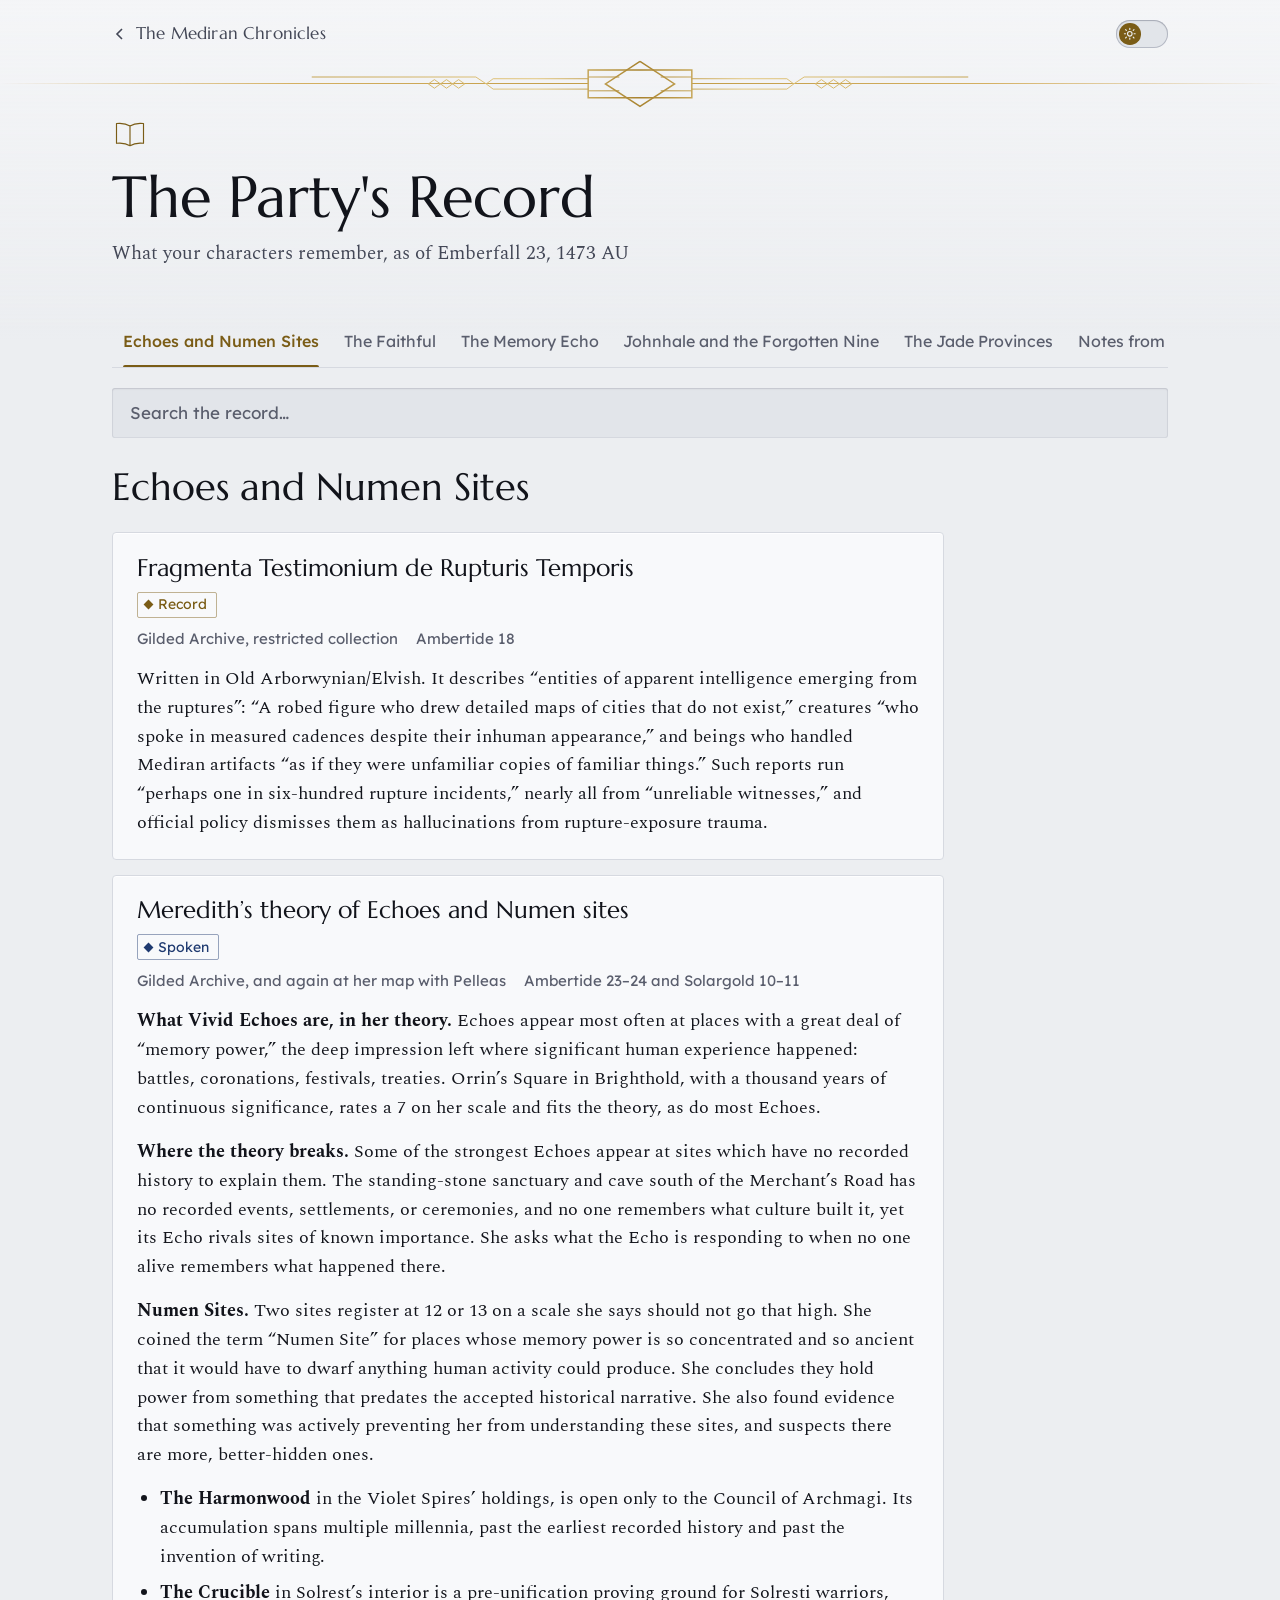
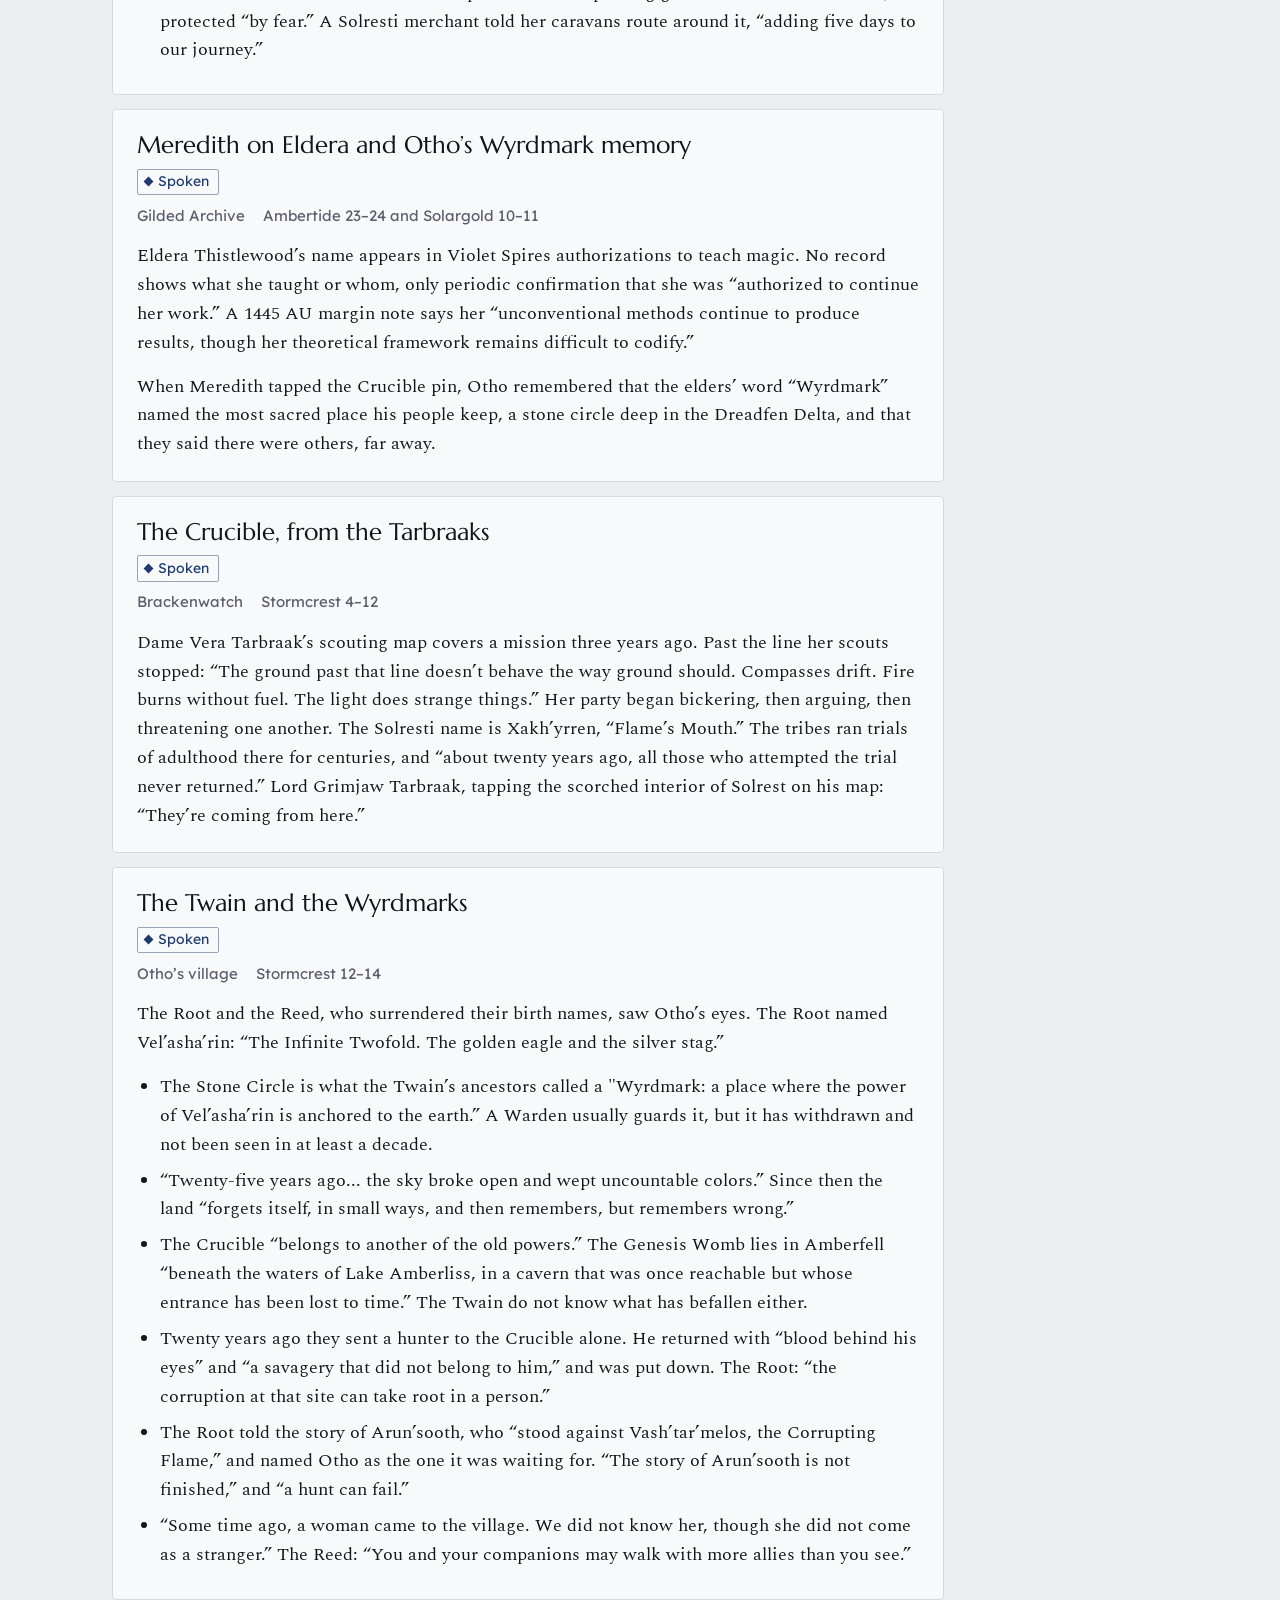
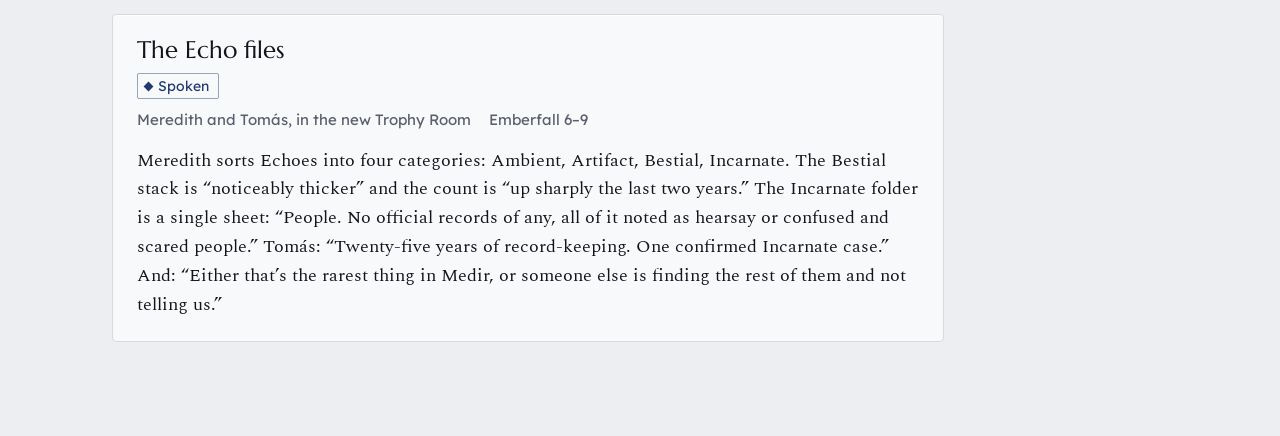
<file: party-record.html>
<!DOCTYPE html>
<html lang="en">
<head>
<meta charset="UTF-8">
<meta name="viewport" content="width=device-width, initial-scale=1, viewport-fit=cover">
<meta name="color-scheme" content="light dark">
<meta name="theme-color" content="#eceef1" media="(prefers-color-scheme: light)">
<meta name="theme-color" content="#08090f" media="(prefers-color-scheme: dark)">
<meta name="description" content="Documents, visions, and spoken clues the party's characters remember, as of Emberfall 23, 1473 AU.">
<title>The Party's Record – The Mediran Chronicles</title>
<link rel="stylesheet" href="crown.css"><script src="crown.js" defer></script>
<script src="theme.js"></script>
<link rel="preconnect" href="https://fonts.googleapis.com">
<link rel="preconnect" href="https://fonts.gstatic.com" crossorigin>
<link rel="stylesheet" href="https://fonts.googleapis.com/css2?family=Lexend:wght@300..600&family=Marcellus&family=Spectral:ital,wght@0,400;0,500;0,600;1,400;1,600&display=swap">
<link rel="stylesheet" href="medir.css">
<style>
  .wrap {
    position: relative; z-index: 1;
    max-width: var(--page-w); margin: 0 auto;
    padding: 0 var(--pad-r) calc(5rem + env(safe-area-inset-bottom)) var(--pad-l);
  }

  /* ── Group tabs, held at the top while you scroll ── */
  .tabs-nav {
    position: sticky; top: 0; z-index: 20;
    display: flex; gap: .15rem; align-items: stretch;
    margin: 0 calc(-1 * var(--pad-r)) 1.25rem calc(-1 * var(--pad-l));
    padding: 0 var(--pad-r) 0 var(--pad-l);
    border-bottom: 1px solid var(--groove-dark); box-shadow: 0 1px 0 var(--groove-light);
    overflow-x: auto; overscroll-behavior-x: contain; scrollbar-width: none;
    scroll-snap-type: x proximity; scroll-padding-inline: var(--pad-l);
    --char-color: var(--gold);
  }
  .tabs-nav::-webkit-scrollbar { display: none; }
  .tabs-nav.is-pinned {
    background: var(--bar-bg); border-bottom-color: transparent;
    box-shadow: 0 0 0 100vmax var(--bar-bg), 0 1px 0 100vmax var(--groove-dark);
    clip-path: inset(0 -100vmax -1px);
  }
  @media (min-width: 48rem) { .tabs-nav { margin-inline: 0; padding-inline: 0; } }
  .tab-btn {
    position: relative; flex-shrink: 0; scroll-snap-align: start;
    min-height: 50px; padding: .5rem .7rem;
    background: none; border: 0;
    font-family: var(--font-ui); font-size: 1rem; font-weight: 400;
    color: var(--text-ghost); white-space: nowrap; transition: color .15s;
  }
  .tab-btn::after {
    content: ''; position: absolute; left: .7rem; right: .7rem; bottom: -1px; height: 3px; border-radius: 2px 2px 0 0;
    background: var(--char-color); opacity: 0; transition: opacity .15s;
  }
  .tab-btn.active { color: var(--char-color); font-weight: 500; }
  .tab-btn.active::after { opacity: 1; }
  .tab-sep { flex-shrink: 0; width: 2px; margin: .85rem .3rem; border-left: 1px solid var(--groove-dark); border-right: 1px solid var(--groove-light); }
  @media (hover: hover) and (pointer: fine) { .tab-btn:hover { color: var(--text); } }
  .tab-panel { display: none; }
  .tab-panel.active { display: block; }

  /* ── Search ── */
  #search {
    width: 100%; height: 50px; margin-bottom: 1.75rem; padding: 0 1.1rem;
    background: var(--well-fill); border: 0; border-radius: var(--r-ctl); box-shadow: var(--well-shadow);
    font-family: var(--font-ui); font-size: 1.0625rem; color: var(--text);
  }
  #search:focus { outline: none; box-shadow: var(--well-shadow), 0 0 0 2px var(--blue); }
  #search::placeholder { color: var(--text-ghost); opacity: 1; }
  body.searching .tab-panel { display: block; }
  body.searching .tabs-nav { opacity: .45; pointer-events: none; }
  .tab-panel.nohit { display: none !important; }
  .card.nohit { display: none; }
  .empty { display: none; margin: 2rem 0; font-size: 1.125rem; font-style: italic; color: var(--text-dim); }

  /* ── Group heading ── */
  .group-head { margin-bottom: 1.5rem; }
  .group-head h2 {
    margin: 0 0 .45rem;
    font-family: var(--font-display); font-weight: 400;
    font-size: clamp(1.625rem, 1.15rem + 1.7vw, 2.375rem); line-height: 1.12; text-wrap: balance; color: var(--text);
  }
  .tab-panel + .tab-panel { margin-top: 3rem; }

  /* ── Entries ── */
  .card {
    max-width: 52rem; margin-bottom: .9rem; padding: 1.3rem 1.5rem 1.35rem;
    background: var(--slab-fill); border: 1px solid var(--slab-edge); border-radius: var(--r-card); box-shadow: var(--slab-shadow);
  }
  .card-name {
    margin: 0; font-family: var(--font-display); font-weight: 400;
    font-size: 1.5rem; line-height: 1.2; color: var(--text); text-wrap: balance;
  }
  .badges { display: flex; flex-wrap: wrap; gap: .35rem; margin-top: .55rem; }
  .badge.k-doc    { --c: var(--gold); }
  .badge.k-said   { --c: var(--blue); }
  .badge.k-vision { --c: var(--mauve); }
  .meta {
    display: flex; flex-wrap: wrap; gap: .1rem 1.1rem; margin: .55rem 0 0;
    font-family: var(--font-ui); font-size: .9375rem; color: var(--text-ghost);
  }
  .body { margin-top: .9rem; font-size: 1.125rem; line-height: 1.6; }
  .body p { margin: 0 0 .85em; }
  .body > :last-child { margin-bottom: 0; }
  .body blockquote {
    margin: 1rem 0; padding: .9rem 1.15rem;
    background: var(--well-fill); border: 0; border-radius: var(--r-ctl); box-shadow: var(--well-shadow);
  }
  .body blockquote p { margin: 0 0 .8em; }
  .body blockquote > :last-child { margin-bottom: 0; }
  .body ul { margin: .5em 0 .9em; padding-left: 1.3em; }
  .body li { margin: .4em 0; }
  .body li p { margin: 0; }
  @media (max-width: 37.5rem) { .card { padding: 1.1rem 1rem 1.15rem; } .card-name { font-size: 1.375rem; } }
  .body s { text-decoration-thickness: 1px; color: var(--text-dim); }
  .body .verse span { display: block; padding-left: 1.25em; text-indent: -1.25em; }
</style>
</head>
<body>
<nav class="medir-bar" aria-label="Site">
  <a class="medir-home" href="index.html"><svg viewBox="0 0 16 16" fill="none" stroke="currentColor" stroke-width="1.6" aria-hidden="true"><path d="M10 3 5 8l5 5"/></svg>The Mediran Chronicles</a>
  <button class="medir-toggle" type="button" role="switch" aria-checked="false" aria-label="Dark mode"><span class="track" aria-hidden="true"><span class="knob"><svg class="i-sun" viewBox="0 0 24 24" fill="none" stroke="currentColor" stroke-width="2" stroke-linecap="round"><circle cx="12" cy="12" r="4"/><path d="M12 2.5v2M12 19.5v2M4.6 4.6l1.4 1.4M18 18l1.4 1.4M2.5 12h2M19.5 12h2M4.6 19.4 6 18M18 6l1.4-1.4"/></svg><svg class="i-moon" viewBox="0 0 24 24" fill="currentColor"><path d="M20 14.5A8 8 0 0 1 9.5 4a8 8 0 1 0 10.5 10.5Z"/></svg></span></span></button>
</nav>
<div class="wrap">

  <header class="page-head">
    <div class="page-mark"><svg class="sigil" viewBox="0 0 24 24" role="img" aria-label="The Scholar: Knowledge, Education, Logic"><title>The Scholar: Knowledge, Education, Logic</title><path d="M12 6.6C9.6 5.1 6.6 4.6 3 5v13.2c3.6-.4 6.6.1 9 1.6 2.4-1.5 5.4-2 9-1.6V5c-3.6-.4-6.6.1-9 1.6zM12 6.6v13.2"/></svg></div>
    <h1 class="page-title">The Party's Record</h1>
    <p class="page-sub">What your characters remember, as of Emberfall 23, 1473 AU</p>
  </header>

  <main>
  <nav class="tabs-nav" role="tablist" aria-label="Groups" data-pin>
<button class="tab-btn active" data-tab="echoes">Echoes and Numen Sites</button><button class="tab-btn" data-tab="faithful">The Faithful</button><button class="tab-btn" data-tab="memory">The Memory Echo</button><button class="tab-btn" data-tab="johnhale">Johnhale and the Forgotten Nine</button><button class="tab-btn" data-tab="jade">The Jade Provinces</button><button class="tab-btn" data-tab="notes-from-m">Notes from M</button><button class="tab-btn" data-tab="misc">Misc</button>
  </nav>

  <input id="search" type="search" enterkeyhint="search" aria-label="Search the record" placeholder="Search the record&hellip;" autocomplete="off">

<div class="tab-panel active" id="tab-echoes"><div class="group-head"><h2>Echoes and Numen Sites</h2></div><article class="card" id="fragmenta-testimonium-de-rupturis-temporis" data-k="fragmenta testimonium de rupturis temporis gilded archive, restricted collection · ambertide 18  written in old arborwynian/elvish. it describes “entities of apparent intelligence emerging from the ruptures”: “a robed figure who drew detailed maps of cities that do not exist,” creatures “who spoke in measured cadences despite their inhuman appearance,” and beings who handled mediran artifacts “as if they were unfamiliar copies of familiar things.” such reports run “perhaps one in six-hundred rupture incidents,” nearly all from “unreliable witnesses,” and official policy dismisses them as hallucinations from rupture-exposure trauma. "><h3 class="card-name">Fragmenta Testimonium de Rupturis Temporis</h3><div class="badges"><span class="badge k-doc">Record</span></div><p class="meta"><span>Gilded Archive, restricted collection</span><span>Ambertide 18</span></p><div class="body"><p>Written in Old Arborwynian/Elvish. It describes “entities of apparent intelligence emerging from the ruptures”: “A robed figure who drew detailed maps of cities that do not exist,” creatures “who spoke in measured cadences despite their inhuman appearance,” and beings who handled Mediran artifacts “as if they were unfamiliar copies of familiar things.” Such reports run “perhaps one in six-hundred rupture incidents,” nearly all from “unreliable witnesses,” and official policy dismisses them as hallucinations from rupture-exposure trauma.</p></div></article><article class="card" id="meredith-s-theory-of-echoes-and-numen-sites" data-k="meredith’s theory of echoes and numen sites gilded archive, and again at her map with pelleas · ambertide 23–24 and solargold 10–11   what vivid echoes are, in her theory.  echoes appear most often at places with a great deal of “memory power,” the deep impression left where significant human experience happened: battles, coronations, festivals, treaties. orrin’s square in brighthold, with a thousand years of continuous significance, rates a 7 on her scale and fits the theory, as do most echoes. 
  where the theory breaks.  some of the strongest echoes appear at sites which have no recorded history to explain them. the standing-stone sanctuary and cave south of the merchant’s road has no recorded events, settlements, or ceremonies, and no one remembers what culture built it, yet its echo rivals sites of known importance. she asks what the echo is responding to when no one alive remembers what happened there. 
  numen sites.  two sites register at 12 or 13 on a scale she says should not go that high. she coined the term “numen site” for places whose memory power is so concentrated and so ancient that it would have to dwarf anything human activity could produce. she concludes they hold power from something that predates the accepted historical narrative. she also found evidence that something was actively preventing her from understanding these sites, and suspects there are more, better-hidden ones. 
 
 
  the harmonwood  in the violet spires’ holdings, is open only to the council of archmagi. its accumulation spans multiple millennia, past the earliest recorded history and past the invention of writing. 
 
 
  the crucible  in solrest’s interior is a pre-unification proving ground for solresti warriors, protected “by fear.” a solresti merchant told her caravans route around it, “adding five days to our journey.” 
 
 "><h3 class="card-name">Meredith’s theory of Echoes and Numen sites</h3><div class="badges"><span class="badge k-said">Spoken</span></div><p class="meta"><span>Gilded Archive, and again at her map with Pelleas</span><span>Ambertide 23–24 and Solargold 10–11</span></p><div class="body"><p><strong>What Vivid Echoes are, in her theory.</strong> Echoes appear most often at places with a great deal of “memory power,” the deep impression left where significant human experience happened: battles, coronations, festivals, treaties. Orrin’s Square in Brighthold, with a thousand years of continuous significance, rates a 7 on her scale and fits the theory, as do most Echoes.</p>
<p><strong>Where the theory breaks.</strong> Some of the strongest Echoes appear at sites which have no recorded history to explain them. The standing-stone sanctuary and cave south of the Merchant’s Road has no recorded events, settlements, or ceremonies, and no one remembers what culture built it, yet its Echo rivals sites of known importance. She asks what the Echo is responding to when no one alive remembers what happened there.</p>
<p><strong>Numen Sites.</strong> Two sites register at 12 or 13 on a scale she says should not go that high. She coined the term “Numen Site” for places whose memory power is so concentrated and so ancient that it would have to dwarf anything human activity could produce. She concludes they hold power from something that predates the accepted historical narrative. She also found evidence that something was actively preventing her from understanding these sites, and suspects there are more, better-hidden ones.</p>
<ul>
<li>
<p><strong>The Harmonwood</strong> in the Violet Spires’ holdings, is open only to the Council of Archmagi. Its accumulation spans multiple millennia, past the earliest recorded history and past the invention of writing.</p>
</li>
<li>
<p><strong>The Crucible</strong> in Solrest’s interior is a pre-unification proving ground for Solresti warriors, protected “by fear.” A Solresti merchant told her caravans route around it, “adding five days to our journey.”</p>
</li>
</ul></div></article><article class="card" id="meredith-on-eldera-and-otho-s-wyrdmark-memory" data-k="meredith on eldera and otho’s wyrdmark memory gilded archive · ambertide 23–24 and solargold 10–11  eldera thistlewood’s name appears in violet spires authorizations to teach magic. no record shows what she taught or whom, only periodic confirmation that she was “authorized to continue her work.” a 1445 au margin note says her “unconventional methods continue to produce results, though her theoretical framework remains difficult to codify.” 
 when meredith tapped the crucible pin, otho remembered that the elders’ word “wyrdmark” named the most sacred place his people keep, a stone circle deep in the dreadfen delta, and that they said there were others, far away. "><h3 class="card-name">Meredith on Eldera and Otho’s Wyrdmark memory</h3><div class="badges"><span class="badge k-said">Spoken</span></div><p class="meta"><span>Gilded Archive</span><span>Ambertide 23–24 and Solargold 10–11</span></p><div class="body"><p>Eldera Thistlewood’s name appears in Violet Spires authorizations to teach magic. No record shows what she taught or whom, only periodic confirmation that she was “authorized to continue her work.” A 1445 AU margin note says her “unconventional methods continue to produce results, though her theoretical framework remains difficult to codify.”</p>
<p>When Meredith tapped the Crucible pin, Otho remembered that the elders’ word “Wyrdmark” named the most sacred place his people keep, a stone circle deep in the Dreadfen Delta, and that they said there were others, far away.</p></div></article><article class="card" id="the-crucible-from-the-tarbraaks" data-k="the crucible, from the tarbraaks brackenwatch · stormcrest 4–12  dame vera tarbraak’s scouting map covers a mission three years ago. past the line her scouts stopped: “the ground past that line doesn’t behave the way ground should. compasses drift. fire burns without fuel. the light does strange things.” her party began bickering, then arguing, then threatening one another. the solresti name is xakh’yrren, “flame’s mouth.” the tribes ran trials of adulthood there for centuries, and “about twenty years ago, all those who attempted the trial never returned.” lord grimjaw tarbraak, tapping the scorched interior of solrest on his map: “they’re coming from here.” "><h3 class="card-name">The Crucible, from the Tarbraaks</h3><div class="badges"><span class="badge k-said">Spoken</span></div><p class="meta"><span>Brackenwatch</span><span>Stormcrest 4–12</span></p><div class="body"><p>Dame Vera Tarbraak’s scouting map covers a mission three years ago. Past the line her scouts stopped: “The ground past that line doesn’t behave the way ground should. Compasses drift. Fire burns without fuel. The light does strange things.” Her party began bickering, then arguing, then threatening one another. The Solresti name is Xakh’yrren, “Flame’s Mouth.” The tribes ran trials of adulthood there for centuries, and “about twenty years ago, all those who attempted the trial never returned.” Lord Grimjaw Tarbraak, tapping the scorched interior of Solrest on his map: “They’re coming from here.”</p></div></article><article class="card" id="the-twain-and-the-wyrdmarks" data-k="the twain and the wyrdmarks otho’s village · stormcrest 12–14  the root and the reed, who surrendered their birth names, saw otho’s eyes. the root named vel’asha’rin: “the infinite twofold. the golden eagle and the silver stag.” 
 
 
 the stone circle is what the twain’s ancestors called a &quot;wyrdmark: a place where the power of vel’asha’rin is anchored to the earth.” a warden usually guards it, but it has withdrawn and not been seen in at least a decade. 
 
 
 “twenty-five years ago... the sky broke open and wept uncountable colors.” since then the land “forgets itself, in small ways, and then remembers, but remembers wrong.” 
 
 
 the crucible “belongs to another of the old powers.” the genesis womb lies in amberfell “beneath the waters of lake amberliss, in a cavern that was once reachable but whose entrance has been lost to time.” the twain do not know what has befallen either. 
 
 
 twenty years ago they sent a hunter to the crucible alone. he returned with “blood behind his eyes” and “a savagery that did not belong to him,” and was put down. the root: “the corruption at that site can take root in a person.” 
 
 
 the root told the story of arun’sooth, who “stood against vash’tar’melos, the corrupting flame,” and named otho as the one it was waiting for. “the story of arun’sooth is not finished,” and “a hunt can fail.” 
 
 
 “some time ago, a woman came to the village. we did not know her, though she did not come as a stranger.” the reed: “you and your companions may walk with more allies than you see.” 
 
 "><h3 class="card-name">The Twain and the Wyrdmarks</h3><div class="badges"><span class="badge k-said">Spoken</span></div><p class="meta"><span>Otho’s village</span><span>Stormcrest 12–14</span></p><div class="body"><p>The Root and the Reed, who surrendered their birth names, saw Otho’s eyes. The Root named Vel’asha’rin: “The Infinite Twofold. The golden eagle and the silver stag.”</p>
<ul>
<li>
<p>The Stone Circle is what the Twain’s ancestors called a "Wyrdmark: a place where the power of Vel’asha’rin is anchored to the earth.” A Warden usually guards it, but it has withdrawn and not been seen in at least a decade.</p>
</li>
<li>
<p>“Twenty-five years ago... the sky broke open and wept uncountable colors.” Since then the land “forgets itself, in small ways, and then remembers, but remembers wrong.”</p>
</li>
<li>
<p>The Crucible “belongs to another of the old powers.” The Genesis Womb lies in Amberfell “beneath the waters of Lake Amberliss, in a cavern that was once reachable but whose entrance has been lost to time.” The Twain do not know what has befallen either.</p>
</li>
<li>
<p>Twenty years ago they sent a hunter to the Crucible alone. He returned with “blood behind his eyes” and “a savagery that did not belong to him,” and was put down. The Root: “the corruption at that site can take root in a person.”</p>
</li>
<li>
<p>The Root told the story of Arun’sooth, who “stood against Vash’tar’melos, the Corrupting Flame,” and named Otho as the one it was waiting for. “The story of Arun’sooth is not finished,” and “a hunt can fail.”</p>
</li>
<li>
<p>“Some time ago, a woman came to the village. We did not know her, though she did not come as a stranger.” The Reed: “You and your companions may walk with more allies than you see.”</p>
</li>
</ul></div></article><article class="card" id="the-echo-files" data-k="the echo files meredith and tomás, in the new trophy room · emberfall 6–9  meredith sorts echoes into four categories: ambient, artifact, bestial, incarnate. the bestial stack is “noticeably thicker” and the count is “up sharply the last two years.” the incarnate folder is a single sheet: “people. no official records of any, all of it noted as hearsay or confused and scared people.” tomás: “twenty-five years of record-keeping. one confirmed incarnate case.” and: “either that’s the rarest thing in medir, or someone else is finding the rest of them and not telling us.” "><h3 class="card-name">The Echo files</h3><div class="badges"><span class="badge k-said">Spoken</span></div><p class="meta"><span>Meredith and Tomás, in the new Trophy Room</span><span>Emberfall 6–9</span></p><div class="body"><p>Meredith sorts Echoes into four categories: Ambient, Artifact, Bestial, Incarnate. The Bestial stack is “noticeably thicker” and the count is “up sharply the last two years.” The Incarnate folder is a single sheet: “People. No official records of any, all of it noted as hearsay or confused and scared people.” Tomás: “Twenty-five years of record-keeping. One confirmed Incarnate case.” And: “Either that’s the rarest thing in Medir, or someone else is finding the rest of them and not telling us.”</p></div></article></div>
<div class="tab-panel" id="tab-faithful"><div class="group-head"><h2>The Faithful</h2></div><article class="card" id="the-prayer-scroll" data-k="the prayer scroll silverwood road, taken from fallen cultists · solargold 11  written in common, rolled and sealed with eye-marked wax. the script is precise and almost mechanical. a circle of eye symbols surrounds a larger central eye at the foot of the page. 
 
 “blessed are the heralds, who reveal the truth of everything... the will of the ten thousand-colored eye... we do not question, for questioning is doubt... blessed are we who serve in radiant obedience.” 
 "><h3 class="card-name">The prayer scroll</h3><div class="badges"><span class="badge k-doc">Scroll</span></div><p class="meta"><span>Silverwood road, taken from fallen cultists</span><span>Solargold 11</span></p><div class="body"><p>Written in Common, rolled and sealed with eye-marked wax. The script is precise and almost mechanical. A circle of eye symbols surrounds a larger central eye at the foot of the page.</p>
<blockquote>
<p>“Blessed are the Heralds, who reveal the truth of everything... the will of the Ten Thousand-Colored Eye... We do not question, for questioning is doubt... Blessed are we who serve in radiant obedience.”</p>
</blockquote></div></article><article class="card" id="faithful-of-the-flame-crowned-herald-s-journal" data-k="faithful of the flame-crowned herald&#x27;s journal a sealed tin in a satchel beneath the best bedroll in the camp on the teeth · stormcrest 15–20  written in common in a hand that starts careful and deteriorates. some pages are illegible. 
 
  early entries:  marek was hired in shimmerport with a group of others—guides, porters, a few sell-swords, and a cartographer. standard desert contract, good pay, no questions. he notes the employer never showed his face during the hiring. the work was arranged through intermediaries—you realize from the descriptions that they’re the ten-thousand colored eye cultists, though marek didn’t understand that based on his writing. the first time he met the man in charge was two weeks into the desert travel, when their escort delivered them to a forward camp. marek describes him only as “tall, regal, with hair made of flames.” he notes that the man spoke common with an accent he couldn’t place, and left with his retinue ahead of their group. 
  middle entries:  the company traveled west, away from anmar’s gift, into open desert with no landmarks. marek knew this stretch—he’d guided caravans near the edges of it—but they pushed deeper than he’d ever gone. the air changed and got hotter, even moreso than normal desert heat. then the sand started to change color, as if it was being burnt by roasting in the intense heat. he writes about his chest feeling tight, about a smell like hot iron and old blood. the animals refused to go further once the sand started turning hard, like it was baked clay. the horses screamed and had to be blindfolded and led. one of the mules bit through its lead rope and bolted back into the desert. 
  late entries:  the group split. most continued toward what marek now calls the crucible—he picked the name up from the soldiers. marek and a small party were sent to what you realize is the teeth to find and prepare a supply route. the herald, as marek now calls him, wanted a way to avoid having to go through bramwater or the mountains, hopefully shortening lead times. the last few entries are short. the weather turned. two of the party died on the third island—exposure and a fall. marek and the only sellsword left both ran out of water on the fourth. 
 "><h3 class="card-name">Faithful of the Flame-Crowned Herald's journal</h3><div class="badges"><span class="badge k-doc">Journal</span></div><p class="meta"><span>A sealed tin in a satchel beneath the best bedroll in the camp on The Teeth</span><span>Stormcrest 15–20</span></p><div class="body"><p>Written in Common in a hand that starts careful and deteriorates. Some pages are illegible.</p>
<blockquote>
<p><strong>Early entries:</strong> Marek was hired in Shimmerport with a group of others—guides, porters, a few sell-swords, and a cartographer. Standard desert contract, good pay, no questions. He notes the employer never showed his face during the hiring. The work was arranged through intermediaries—you realize from the descriptions that they’re the Ten-Thousand Colored Eye cultists, though Marek didn’t understand that based on his writing. The first time he met the man in charge was two weeks into the desert travel, when their escort delivered them to a forward camp. Marek describes him only as “tall, regal, with hair made of flames.” He notes that the man spoke Common with an accent he couldn’t place, and left with his retinue ahead of their group.</p>
<p><strong>Middle entries:</strong> The company traveled west, away from Anmar’s Gift, into open desert with no landmarks. Marek knew this stretch—he’d guided caravans near the edges of it—but they pushed deeper than he’d ever gone. The air changed and got hotter, even moreso than normal desert heat. Then the sand started to change color, as if it was being burnt by roasting in the intense heat. He writes about his chest feeling tight, about a smell like hot iron and old blood. The animals refused to go further once the sand started turning hard, like it was baked clay. The horses screamed and had to be blindfolded and led. One of the mules bit through its lead rope and bolted back into the desert.</p>
<p><strong>Late entries:</strong> The group split. Most continued toward what Marek now calls The Crucible—he picked the name up from the soldiers. Marek and a small party were sent to what you realize is The Teeth to find and prepare a supply route. The Herald, as Marek now calls him, wanted a way to avoid having to go through Bramwater or the mountains, hopefully shortening lead times. The last few entries are short. The weather turned. Two of the party died on the third island—exposure and a fall. Marek and the only sellsword left both ran out of water on the fourth.</p>
</blockquote></div></article><article class="card" id="the-dead-man-s-notebook" data-k="the dead man’s notebook old fighting pit outside corsair’s reach · emberfall 9–13  a middle-aged man in road-worn clothes lay dead in the alcove behind the feeding hatch, struck across the chest and throat by something with large sharp claws. he wore a brass pendant of an open eye inside a chain-link circle. his satchel held a notebook in common. 
 
  early entry:  the echo opened, above the old arena, just like i thought it would. the feeling was the same as the last time—the pressure behind the eyes, the hum in the jaw. the eye sees what we cannot. what came through this time was unlike anything i have encountered. six different creatures of three different species. large. powerful. angry. i must take time to study them. 
  mid-journal:  of the three types of beasts, i have found the large beasts with the horns to be the most amenable. the larger of the two is the most docile, and although it will not eat from my hand, it recognizes that when i approach the bars of its cage that means food is coming, and stands an appropriate distance away. these beasts seem to accept raw meat in addition to roughage. 
 i believe these beasts were kept in cages and darkness for a long time before arriving in our world. at times, they rampage in their holdings, and i presume it is the fury of something caged that has been caged again, and i am sorry for that. i have explained to it that this containment is temporary, although i know it doesn’t understand me. when the eye opens fully, there will be no more cages. 
  later:  i have been thinking about selection. why these three? the eye does not act on randomness. it selects. i am more certain of this now than when i began my research years ago. all three bear the marks of prior captivity, such as scars from restraints and behavioral patterns consistent with creatures trained to fight on command. they were weapons in whatever world they came from. they were used. 
 for these fighting beasts to be put into a fighting arena in medir goes beyond mere coincidence. this, in combination with the more stable signature of the vivid energy surrounding them, leads me to believe that the entities brought to medir possess a stronger physical tether to our realm under the correct circumstances. i must verify this hypothesis—i will petition the herald to open another echo for observation. this evidence won’t satisfy her, however, so i’ll need to gather more before i can return. 
  final:  the tall, insectile ones are more intelligent than i first believed. the one with the greener skin watches me the way i’ve been watching it. it even seems to be studying the echo at times. it is learning my routines. i think it understands that i feed it. i do not think it is grateful. 
 i must repair the partition on the western pen. the feline beasts have been testing it. 
 "><h3 class="card-name">The dead man’s notebook</h3><div class="badges"><span class="badge k-doc">Journal</span></div><p class="meta"><span>Old fighting pit outside Corsair’s Reach</span><span>Emberfall 9–13</span></p><div class="body"><p>A middle-aged man in road-worn clothes lay dead in the alcove behind the feeding hatch, struck across the chest and throat by something with large sharp claws. He wore a brass pendant of an open eye inside a chain-link circle. His satchel held a notebook in Common.</p>
<blockquote>
<p><strong>Early entry:</strong> The Echo opened, above the old arena, just like I thought it would. The feeling was the same as the last time—the pressure behind the eyes, the hum in the jaw. The Eye sees what we cannot. What came through this time was unlike anything I have encountered. Six different creatures of three different species. Large. Powerful. Angry. I must take time to study them.</p>
<p><strong>Mid-journal:</strong> Of the three types of beasts, I have found the large beasts with the horns to be the most amenable. The larger of the two is the most docile, and although it will not eat from my hand, it recognizes that when I approach the bars of its cage that means food is coming, and stands an appropriate distance away. These beasts seem to accept raw meat in addition to roughage.</p>
<p>I believe these beasts were kept in cages and darkness for a long time before arriving in our world. At times, they rampage in their holdings, and I presume it is the fury of something caged that has been caged again, and I am sorry for that. I have explained to it that this containment is temporary, although I know it doesn’t understand me. When the Eye opens fully, there will be no more cages.</p>
<p><strong>Later:</strong> I have been thinking about selection. Why these three? The Eye does not act on randomness. It selects. I am more certain of this now than when I began my research years ago. All three bear the marks of prior captivity, such as scars from restraints and behavioral patterns consistent with creatures trained to fight on command. They were weapons in whatever world they came from. They were used.</p>
<p>For these fighting beasts to be put into a fighting arena in Medir goes beyond mere coincidence. This, in combination with the more stable signature of the Vivid Energy surrounding them, leads me to believe that the entities brought to Medir possess a stronger physical tether to our realm under the correct circumstances. I must verify this hypothesis—I will petition the Herald to open another Echo for observation. This evidence won’t satisfy her, however, so I’ll need to gather more before I can return.</p>
<p><strong>Final:</strong> The tall, insectile ones are more intelligent than I first believed. The one with the greener skin watches me the way I’ve been watching it. It even seems to be studying the Echo at times. It is learning my routines. I think it understands that I feed it. I do not think it is grateful.</p>
<p>I must repair the partition on the western pen. The feline beasts have been testing it.</p>
</blockquote></div></article><article class="card" id="vayne-s-journal" data-k="vayne’s journal kokū-in, on vayne’s body · emberfall 21  a stitched pocket-book with an oilcloth cover, in common with letterforms wrong in a way nobody can describe. each entry is followed by a sketch. 
 
  day 1.  the tear opened above me and not in front of me, which is not how it is done at home. i came down eleven feet into standing water. the grass under it was dead in a circle forty paces across. the air tasted of hot metal for two hours after. i have my weapons, my coat, this book, and nothing else. 
  a circle drawn with a compass, a standing figure at its edge for scale, the numbers eleven and forty written beside it. no creature.  
  day 4.  one. it came out of the reeds on five legs. it bled and then the blood went upward. whatever this place is, it has the same disease. that is a mercy of a kind. the only thing keeping me upright is that the work does not change. rid this world of what afflicts it. any world i am in. 
  a low four-legged shape seen from sixty paces or so, the fifth limb coming off the spine and twice as long as the others so that it reaches the ground. reeds behind it.  
  day 11.  two, three, four. traded some silver bolts for bread and a bed. the coin here has a lion on it. nobody has heard of my country, so i stopped asking after the second try. a wheelwright showed me a map he had, and it was not familiar. 
  sketches of three creatures that you’ve never seen before. then, the wheelwright’s map, copied out. three large landmasses, none labelled.  
  day 19.  a man on the coast road who came through the same way i did, out of somewhere else again, eleven years ago. he has a wife here and two children and asked me not to write his name down in exchange for new shoes. i took the shoes, though i will have to check whether he and his children have the affliction before i can be certain they may stay alive. 
  a man’s face, three-quarter view, drawn with more care than anything before it. beard, a scar through one eyebrow, shoes drawn in particular detail. unnumbered.  
  stormcrest 11.  five. learned their calendar. twelve months, twenty-eight days each, following the moon’s cycles perfectly. five as of today. i believe a woman was watching me today when i went into town, though she did not approach. 
  an upright creature covered in what looks to be robes or cloth, with the only thing visible being a gaping hole for a mouth. next to it, an upright figure in a simple robe, the face left blank.  
  stormcrest 14.  six. there is a bird. four days now, black, and it does not seem to feed. i put a bolt within a hand’s width of it to move it along and it did not even flinch. it seems strange to say, yet it felt... comforting. 
  another drawing of the upright figure in the simple robe, though this time in greater detail. the face has been drawn in this time, and it looks to be a middle aged human woman. in the corner, a small bird inked in dark black.  
  stormcrest 27.  the woman comes up from the valley with rice and dried fish and will not take coin. i answered her for an hour tonight, though i cannot remember a single thing i said. i have gone back through it twice and nothing comes up. i will confront her as soon as i have tracked her down. 
  the woman’s robes are in more detail, and there is a drawing of a pendant around her neck—on it is an eye with wings on either side. the face is begun and left halfway through, the ink stops mid-stroke.  
  emberfall 4.  eight and nine. the woman has shown me her work, and i must admit, i’m impressed. i’ve decided to work with her for now. i’m sleeping less, yet working more. this is the fastest i have ever moved and i have never been this certain. everything i look at, i can see the rot in it. 
  two figures, both are plainly people. they’re not drawn in great detail, but you can tell one is a younger man and the other is older.  
  emberfall 9.  ten. the shoe-maker, on the road below the shrine, forty years old or thereabouts. the affliction was in him deep. 
  a man in a leather apron with a mallet through his belt, a beard, and a scar through one eyebrow, drawn from the front.  
  emberfall 11.  i woke up to the bird back again, with more instructions. 
  the bird again, larger, pressed hard enough that the ink has spread at the edges. the eye contains two pupils.  
  (no date.)  i am to wait at the temple. those with the deepest rot will meet me there. it is time to purge them of their evil. 
  blank.  
 "><h3 class="card-name">Vayne’s journal</h3><div class="badges"><span class="badge k-doc">Journal</span></div><p class="meta"><span>Kokū-in, on Vayne’s body</span><span>Emberfall 21</span></p><div class="body"><p>A stitched pocket-book with an oilcloth cover, in Common with letterforms wrong in a way nobody can describe. Each entry is followed by a sketch.</p>
<blockquote>
<p><strong>Day 1.</strong> The tear opened above me and not in front of me, which is not how it is done at home. I came down eleven feet into standing water. The grass under it was dead in a circle forty paces across. The air tasted of hot metal for two hours after. I have my weapons, my coat, this book, and nothing else.</p>
<p><em>A circle drawn with a compass, a standing figure at its edge for scale, the numbers eleven and forty written beside it. No creature.</em></p>
<p><strong>Day 4.</strong> One. It came out of the reeds on five legs. It bled and then the blood went upward. Whatever this place is, it has the same disease. That is a mercy of a kind. The only thing keeping me upright is that the work does not change. Rid this world of what afflicts it. Any world I am in.</p>
<p><em>A low four-legged shape seen from sixty paces or so, the fifth limb coming off the spine and twice as long as the others so that it reaches the ground. Reeds behind it.</em></p>
<p><strong>Day 11.</strong> Two, three, four. Traded some silver bolts for bread and a bed. The coin here has a lion on it. Nobody has heard of my country, so I stopped asking after the second try. A wheelwright showed me a map he had, and it was not familiar.</p>
<p><em>Sketches of three creatures that you’ve never seen before. Then, the wheelwright’s map, copied out. Three large landmasses, none labelled.</em></p>
<p><strong>Day 19.</strong> A man on the coast road who came through the same way I did, out of somewhere else again, eleven years ago. He has a wife here and two children and asked me not to write his name down in exchange for new shoes. I took the shoes, though I will have to check whether he and his children have the affliction before I can be certain they may stay alive.</p>
<p><em>A man’s face, three-quarter view, drawn with more care than anything before it. Beard, a scar through one eyebrow, shoes drawn in particular detail. Unnumbered.</em></p>
<p><strong>Stormcrest 11.</strong> Five. Learned their calendar. Twelve months, twenty-eight days each, following the moon’s cycles perfectly. Five as of today. I believe a woman was watching me today when I went into town, though she did not approach.</p>
<p><em>An upright creature covered in what looks to be robes or cloth, with the only thing visible being a gaping hole for a mouth. Next to it, an upright figure in a simple robe, the face left blank.</em></p>
<p><strong>Stormcrest 14.</strong> Six. There is a bird. Four days now, black, and it does not seem to feed. I put a bolt within a hand’s width of it to move it along and it did not even flinch. It seems strange to say, yet it felt... comforting.</p>
<p><em>Another drawing of the upright figure in the simple robe, though this time in greater detail. The face has been drawn in this time, and it looks to be a middle aged human woman. In the corner, a small bird inked in dark black.</em></p>
<p><strong>Stormcrest 27.</strong> The woman comes up from the valley with rice and dried fish and will not take coin. I answered her for an hour tonight, though I cannot remember a single thing I said. I have gone back through it twice and nothing comes up. I will confront her as soon as I have tracked her down.</p>
<p><em>The woman’s robes are in more detail, and there is a drawing of a pendant around her neck—on it is an eye with wings on either side. The face is begun and left halfway through, the ink stops mid-stroke.</em></p>
<p><strong>Emberfall 4.</strong> Eight and Nine. The woman has shown me her work, and I must admit, I’m impressed. I’ve decided to work with her for now. I’m sleeping less, yet working more. This is the fastest I have ever moved and I have never been this certain. Everything I look at, I can see the rot in it.</p>
<p><em>Two figures, both are plainly people. They’re not drawn in great detail, but you can tell one is a younger man and the other is older.</em></p>
<p><strong>Emberfall 9.</strong> Ten. The shoe-maker, on the road below the shrine, forty years old or thereabouts. The affliction was in him deep.</p>
<p><em>A man in a leather apron with a mallet through his belt, a beard, and a scar through one eyebrow, drawn from the front.</em></p>
<p><strong>Emberfall 11.</strong> I woke up to the bird back again, with more instructions.</p>
<p><em>The bird again, larger, pressed hard enough that the ink has spread at the edges. The eye contains two pupils.</em></p>
<p><strong>(No date.)</strong> I am to wait at the temple. Those with the deepest rot will meet me there. It is time to purge them of their evil.</p>
<p><em>Blank.</em></p>
</blockquote></div></article><article class="card" id="the-hand-s-packet" data-k="the hand’s packet kokū-in, in a flat lacquered case · emberfall 21  four papers in infernal with no covers or binding. three are missives headed “for the hand at kuromori.” the fourth is the hand’s working sheet. 
 
  i.  the woman dark-skinned woman with the golden tattoos is a matter for the herald himself, and no cell has authority to act on her. she is not to be watched, not to be followed, and not to be named in writing. 
 if she comes to you, you give her what she asks for, and send word the same night to the herald. 
  by the herald’s word. burn on reading.  
  ii.  the herald reminds the cells that the nine are not gods. they are not the eye and they are not the ascendants. nothing prays to them and nothing is owed them. they were set around the eye the way bars are set around a beast. 
 a bar holds because it exists; where a name is spoken, the bar it belongs to stands. where the name is gone from every mouth and every page, that bar is not broken, it is simply no longer there. 
 your mission remains clear. emergence is on the horizon. 
  by the herald’s word. burn on reading.  
  iii.  this is the third correction sent to you this year. it is not burned on reading. it is to be kept, signed, and given back to the courier at the earliest convenience. 
 you are reminded that echo-borne are eliminated as your training had set out. speaking up or causing unrest, immediately. keeping to themselves or otherwise lying low, at your earliest convenience. special orders from the herald override both. 
 you are reminded that no one taken living is taken a second time. you know as well as anyone why. a man opened once walks home the same evening, sits down to his supper, and cannot tell you a thing was ever done to him. 
 you had the woman at sawabe opened twice. she is now broken past any use and there is no fixing her, and now that village knows the road does something to the people who walk it. sawabe was a rich source and it is closed to us now. 
 furthermore, your posting is changed. you will go to kokū-in and you will stay there. 
 there is an echo-borne woman keeping the highlands around that temple. she calls herself vayne. the herald has looked at her himself and wants her whole, willing, and in the faith. he judges her worth more to us than any three cells in the province, and i am told to write that down so you understand what is being handed to you. 
 you will feed her, you will keep her comfortable, and you will not put your rules on her, because she will not heed them, and you are not to test it. point her at what needs eliminating and she will go. 
 two of the herald’s own will come to you and remain with you to fill you in further. they are not yours to direct beyond what is already written here. take what they tell you as though it came from him. 
  by the herald’s word.  
 
  the working sheet, persons to eliminate.  struck-through entries are crossed out on the sheet. 
 
 
  shoe-maker, road below the shrine, approximately forty years of age. echo-borne. little to no threat, but eliminate him at the earliest convenience.  
 
 
  master yamamuro togeashi, tiger clan martial historian. collecting information on vanished monasteries and practices. eliminate at once and destroy his archive.  
 
 
  man in the highlands east of kiriyado, approximately fifty years of age. echo-borne. keeps to himself in the remote forests, has spoken to no one as of yet. sleeps armed. eliminate when he can be reached without difficulty.  
 
 
 human female godomichi prodigy. echo-borne. tracked as far as the ku island and lost inside a week of her landing. two men were sent after her, only one came back with less info than he had arrived with. i want trackers raised in ku. 
 
 
  man near sekimachi, approximately twenty-five years of age. echo-borne, and very lately. asking locals for roads and towns that are not on any map, and giving his own name freely to all of them. eliminate at once.  
 
 
  persons to watch  
 
 
 renjiro kurogami, the tea-house in jinzaikei. sells to everyone, ours included. nothing proven. 
 
 
 tomoe dagaki, apprentice to master togeashi, tiger clan martial historian. unknown if she is following her master’s path; she left for medir and hasn’t been seen since the attack orchestrated on her ship. 
 
 
 the violet-skinned tiefling woman traveling with the human woman of frostveil. they know they are watched, and seem to be choosing when to be seen. high priority. 
 
 
 whatever lives at the windweaver’s pillar. no cell is to engage. 
 
 
  feedings  
 
 
 eleven out of sawabe, taken living. two of those are down to nothing and are to be struck off if encountered again. 
 
 
 nine out of the dogyo (the chi clan’s fishing village on the east face), taken living. 
 
 
 six travelers, taken living. 
 
 "><h3 class="card-name">The Hand’s packet</h3><div class="badges"><span class="badge k-doc">Orders</span></div><p class="meta"><span>Kokū-in, in a flat lacquered case</span><span>Emberfall 21</span></p><div class="body"><p>Four papers in Infernal with no covers or binding. Three are missives headed “For the Hand at Kuromori.” The fourth is the Hand’s working sheet.</p>
<blockquote>
<p><strong>i.</strong> The woman dark-skinned woman with the golden tattoos is a matter for the Herald himself, and no cell has authority to act on her. She is not to be watched, not to be followed, and not to be named in writing.</p>
<p>If she comes to you, you give her what she asks for, and send word the same night to the Herald.</p>
<p><em>By the Herald’s word. Burn on reading.</em></p>
<p><strong>ii.</strong> The Herald reminds the cells that the nine are not gods. They are not the Eye and they are not the Ascendants. Nothing prays to them and nothing is owed them. They were set around the Eye the way bars are set around a beast.</p>
<p>A bar holds because it exists; where a name is spoken, the bar it belongs to stands. Where the name is gone from every mouth and every page, that bar is not broken, it is simply no longer there.</p>
<p>Your mission remains clear. Emergence is on the horizon.</p>
<p><em>By the Herald’s word. Burn on reading.</em></p>
<p><strong>iii.</strong> This is the third correction sent to you this year. It is not burned on reading. It is to be kept, signed, and given back to the courier at the earliest convenience.</p>
<p>You are reminded that Echo-borne are eliminated as your training had set out. Speaking up or causing unrest, immediately. Keeping to themselves or otherwise lying low, at your earliest convenience. Special orders from the Herald override both.</p>
<p>You are reminded that no one taken living is taken a second time. You know as well as anyone why. A man opened once walks home the same evening, sits down to his supper, and cannot tell you a thing was ever done to him.</p>
<p>You had the woman at Sawabe opened twice. She is now broken past any use and there is no fixing her, and now that village knows the road does something to the people who walk it. Sawabe was a rich source and it is closed to us now.</p>
<p>Furthermore, your posting is changed. You will go to Kokū-in and you will stay there.</p>
<p>There is an Echo-borne woman keeping the highlands around that temple. She calls herself Vayne. The Herald has looked at her himself and wants her whole, willing, and in the faith. He judges her worth more to us than any three cells in the province, and I am told to write that down so you understand what is being handed to you.</p>
<p>You will feed her, you will keep her comfortable, and you will not put your rules on her, because she will not heed them, and you are not to test it. Point her at what needs eliminating and she will go.</p>
<p>Two of the Herald’s own will come to you and remain with you to fill you in further. They are not yours to direct beyond what is already written here. Take what they tell you as though it came from him.</p>
<p><em>By the Herald’s word.</em></p>
</blockquote>
<p><strong>The working sheet, Persons to Eliminate.</strong> Struck-through entries are crossed out on the sheet.</p>
<ul>
<li>
<p><s>Shoe-maker, road below the shrine, approximately forty years of age. Echo-borne. Little to no threat, but eliminate him at the earliest convenience.</s></p>
</li>
<li>
<p><s>Master Yamamuro Togeashi, Tiger clan martial historian. Collecting information on vanished monasteries and practices. Eliminate at once and destroy his archive.</s></p>
</li>
<li>
<p><s>Man in the highlands east of Kiriyado, approximately fifty years of age. Echo-borne. Keeps to himself in the remote forests, has spoken to no one as of yet. Sleeps armed. Eliminate when he can be reached without difficulty.</s></p>
</li>
<li>
<p>Human Female Godomichi Prodigy. Echo-borne. Tracked as far as the Ku island and lost inside a week of her landing. Two men were sent after her, only one came back with less info than he had arrived with. I want trackers raised in Ku.</p>
</li>
<li>
<p><s>Man near Sekimachi, approximately twenty-five years of age. Echo-borne, and very lately. Asking locals for roads and towns that are not on any map, and giving his own name freely to all of them. Eliminate at once.</s></p>
</li>
</ul>
<p><strong>Persons to Watch</strong></p>
<ul>
<li>
<p>Renjiro Kurogami, the tea-house in Jinzaikei. Sells to everyone, ours included. Nothing proven.</p>
</li>
<li>
<p>Tomoe Dagaki, apprentice to Master Togeashi, Tiger clan martial historian. Unknown if she is following her master’s path; she left for Medir and hasn’t been seen since the attack orchestrated on her ship.</p>
</li>
<li>
<p>The violet-skinned tiefling woman traveling with the human woman of Frostveil. They know they are watched, and seem to be choosing when to be seen. High priority.</p>
</li>
<li>
<p>Whatever lives at the Windweaver’s Pillar. No cell is to engage.</p>
</li>
</ul>
<p><strong>Feedings</strong></p>
<ul>
<li>
<p>Eleven out of Sawabe, taken living. Two of those are down to nothing and are to be struck off if encountered again.</p>
</li>
<li>
<p>Nine out of the Dogyo (the Chi clan’s fishing village on the east face), taken living.</p>
</li>
<li>
<p>Six travelers, taken living.</p>
</li>
</ul></div></article></div>
<div class="tab-panel" id="tab-memory"><div class="group-head"><h2>The Memory Echo</h2></div><article class="card" id="the-memory-echo" data-k="the memory echo shared vision · a vivid echo · ambertide 21–22  the vivid echo tears open above you, but instead of creatures or chaos, it pulses with a warm, golden light. reality shifts around you, and suddenly you’re all standing in a shared space that feels like being inside a crystal, watching scenes play out on its faceted walls. "><h3 class="card-name">The Memory Echo</h3><div class="badges"><span class="badge k-vision">Vision</span></div><p class="meta"><span>Shared vision</span><span>A Vivid Echo</span><span>Ambertide 21–22</span></p><div class="body"><p>The Vivid Echo tears open above you, but instead of creatures or chaos, it pulses with a warm, golden light. Reality shifts around you, and suddenly you’re all standing in a shared space that feels like being inside a crystal, watching scenes play out on its faceted walls.</p></div></article><article class="card" id="the-grove-of-song" data-k="the grove of song ambertide 21–22  the crystal shows a moonlit grove. a young gnome woman stands before a circle of gnome children, holding a scepter of polished hazelwood wound with fine copper wire in intricate patterns. the “notes” in the musical staff patterns are actually tiny carved hummingbirds, and the scepter hums with impossible melodies. she has fizz’s distinctive eyes, nose, and chin—the family resemblance is unmistakable. 
  eldera : “magic isn’t chaos, children. it’s a song trying to teach us harmony. the wild surges, the unpredictable flares—that’s just the melody finding its rhythm through us.” 
 she raises the scepter, and reality seems to bend around the music it produces. flowers bloom in fast-forward, then crystallize into gemstones. the air shimmers with colors that have no names. 
  children : “yes, miss eldera!” 
 you realize that the magic eldera is demonstrating predates known spell structures. it’s as if she’s not accessing magic at all, but producing it as a font of pure magical energy itself. 
  eldera : “we are not masters of this force. we are its instruments. and every instrument must learn to resonate with the greater symphony.” 
 as the lesson concludes, an adult gnome approaches through the trees. 
  adult gnome : “miss thistlewood?” 
  eldera : “yes, what is it?” "><h3 class="card-name">The Grove of Song</h3><div class="badges"><span class="badge k-vision">Vision</span></div><p class="meta"><span>Ambertide 21–22</span></p><div class="body"><p>The crystal shows a moonlit grove. A young gnome woman stands before a circle of gnome children, holding a scepter of polished hazelwood wound with fine copper wire in intricate patterns. The “notes” in the musical staff patterns are actually tiny carved hummingbirds, and the scepter hums with impossible melodies. She has Fizz’s distinctive eyes, nose, and chin—the family resemblance is unmistakable.</p>
<p><strong>Eldera</strong>: “Magic isn’t chaos, children. It’s a song trying to teach us harmony. The wild surges, the unpredictable flares—that’s just the melody finding its rhythm through us.”</p>
<p>She raises the scepter, and reality seems to bend around the music it produces. Flowers bloom in fast-forward, then crystallize into gemstones. The air shimmers with colors that have no names.</p>
<p><strong>Children</strong>: “Yes, Miss Eldera!”</p>
<p>You realize that the magic Eldera is demonstrating predates known spell structures. It’s as if she’s not accessing magic at all, but producing it as a font of pure magical energy itself.</p>
<p><strong>Eldera</strong>: “We are not masters of this force. We are its instruments. And every instrument must learn to resonate with the greater symphony.”</p>
<p>As the lesson concludes, an adult gnome approaches through the trees.</p>
<p><strong>Adult Gnome</strong>: “Miss Thistlewood?”</p>
<p><strong>Eldera</strong>: “Yes, what is it?”</p></div></article><article class="card" id="the-village-story" data-k="the village story ambertide 21–22  the crystal shows otho’s village center, where two figures stand before a gathered crowd—an elderly human woman with silver hair and a young human man barely out of his teens. this is the traditional leadership of ancient thornmarch villages: the wise elder and the fresh perspective of youth, always serving together. 
  elder : “tonight we tell the old story, the true story, passed down through the hunt.” 
 young co-elder: “long ago, when the world was younger, there came the vash’tar’melos—a creature whose very presence brought blight to all around it.” 
  elder : “wherever it walked, the earth withered. wherever it rested, nothing would grow again. its essence poisoned the natural order.” 
 young co-elder: “but the hunters knew what must be done. the arun’sooth tracked the great blight-bringer to its source.” 
 you know the names spoken—vash’tar’melos and arun’sooth—are primordial words meaning “corrupting flame” and “the hunter” respectively. 
  elder : “the hunt was long and terrible, but in the end, balance was restored. the arun’sooth quenched the vash’tar’melos, and the cycle continued as it must.” 
 young co-elder: “we are the children of that hunt. we remember. we preserve the balance.” "><h3 class="card-name">The Village Story</h3><div class="badges"><span class="badge k-vision">Vision</span></div><p class="meta"><span>Ambertide 21–22</span></p><div class="body"><p>The crystal shows Otho’s village center, where two figures stand before a gathered crowd—an elderly human woman with silver hair and a young human man barely out of his teens. This is the traditional leadership of ancient Thornmarch villages: the wise elder and the fresh perspective of youth, always serving together.</p>
<p><strong>Elder</strong>: “Tonight we tell the old story, the true story, passed down through the hunt.”</p>
<p>Young Co-Elder: “Long ago, when the world was younger, there came the Vash’tar’melos—a creature whose very presence brought blight to all around it.”</p>
<p><strong>Elder</strong>: “Wherever it walked, the earth withered. Wherever it rested, nothing would grow again. Its essence poisoned the natural order.”</p>
<p>Young Co-Elder: “But the hunters knew what must be done. The Arun’sooth tracked the great blight-bringer to its source.”</p>
<p>You know the names spoken—Vash’tar’melos and Arun’sooth—are Primordial words meaning “Corrupting Flame” and “The Hunter” respectively.</p>
<p><strong>Elder</strong>: “The hunt was long and terrible, but in the end, balance was restored. The Arun’sooth quenched the Vash’tar’melos, and the cycle continued as it must.”</p>
<p>Young Co-Elder: “We are the children of that hunt. We remember. We preserve the balance.”</p></div></article><article class="card" id="the-oracle-s-revelation" data-k="the oracle’s revelation ambertide 21–22  reality fractures around you as the oracle appears—not as a distant ascendant, but as a figure of impossible beauty whose face shifts between every possibility that could ever exist. she wears a cloak that seems woven from captured starlight, constellations drifting slowly across its surface. 
  the oracle  (speaking in each party member’s own internal voice): “daughter of the vividness and prophecies, the time of gentle guidance ends. what comes will test the very foundations of all that you know and are. you have been my instrument since before your first breath; now you must become my voice.” 
 visions swirl too fast to comprehend: reality tearing, people fleeing, powers stirring, locked chains. 
  the oracle  (speaking in evessa’s voice at all different ages, from babbling toddler to wheezing elder): “what has been stolen from us all will be returned. those that slumber will awaken. and you...” points directly at evessa “you will help decide whether revelation brings salvation or catastrophe. choose your allies carefully, and your foes even more carefully, for even i cannot see all the paths ahead...” 
 the oracle raises her hand, and strange symbols of light appear above evessa’s head, speaking words in an ancient, flowing language. 
 you recognize this as an ancient rite in celestial—evessa is being formally designated as a chosen by the oracle. "><h3 class="card-name">The Oracle’s Revelation</h3><div class="badges"><span class="badge k-vision">Vision</span></div><p class="meta"><span>Ambertide 21–22</span></p><div class="body"><p>Reality fractures around you as the Oracle appears—not as a distant Ascendant, but as a figure of impossible beauty whose face shifts between every possibility that could ever exist. She wears a cloak that seems woven from captured starlight, constellations drifting slowly across its surface.</p>
<p><strong>The Oracle</strong> (speaking in each party member’s own internal voice): “Daughter of The Vividness and Prophecies, the time of gentle guidance ends. What comes will test the very foundations of all that you know and are. You have been my instrument since before your first breath; now you must become my voice.”</p>
<p>Visions swirl too fast to comprehend: reality tearing, people fleeing, powers stirring, locked chains.</p>
<p><strong>The Oracle</strong> (speaking in Evessa’s voice at all different ages, from babbling toddler to wheezing elder): “What has been stolen from us all will be returned. Those that slumber will awaken. And you...” points directly at Evessa “you will help decide whether revelation brings salvation or catastrophe. Choose your allies carefully, and your foes even more carefully, for even I cannot see all the paths ahead...”</p>
<p>The Oracle raises her hand, and strange symbols of light appear above Evessa’s head, speaking words in an ancient, flowing language.</p>
<p>You recognize this as an ancient rite in Celestial—Evessa is being formally designated as a Chosen by The Oracle.</p></div></article><article class="card" id="the-eternal-court" data-k="the eternal court ambertide 21–22  the vision shows a vast, impossible space filled with towering shelves that stretch beyond sight, lined with floating spheres of captured light and crystalline formations. a sleek aarakocra whose intelligence blazes in his sharp eyes stands speaking with a younger assistant, both surrounded by what appear to be luminous, geometric patterns floating through the air. 
  johnhale goldfinch : “the precedent established in the thornmarch mediation clearly demonstrates that property rights must yield to communal necessity during times of crisis, but the implementation requires careful consideration of individual autonomy.” 
  assistant : “but master goldfinch, how do we balance that against the amberfell agricultural compact? the grain distribution laws seem to contradict—” 
  johnhale goldfinch : “ah, but you’re missing the underlying principle. the year 1447 marks a crucial transition. after the vividness comes, traditional legal frameworks will be... challenged. we must preserve the essential wisdom in forms that can survive upheaval.” 
 atticus recognizes the legal discussion as sophisticated and legitimate—these are real principles being debated with genuine expertise. 
 you realize that 1447 au was the year before the vividness occurred in 1448 au—this conversation is taking place before that world-changing event. 
 you notice that this space, with its organized collections and study materials, appears to be some kind of vast repository of knowledge—essentially a library of unprecedented scale. 
  johnhale goldfinch : “the crystalline formations here don’t just store information, my young apprentice—they preserve understanding itself. when the time comes, may wisdom find its way to those who need it most.” "><h3 class="card-name">The Eternal Court</h3><div class="badges"><span class="badge k-vision">Vision</span></div><p class="meta"><span>Ambertide 21–22</span></p><div class="body"><p>The vision shows a vast, impossible space filled with towering shelves that stretch beyond sight, lined with floating spheres of captured light and crystalline formations. A sleek aarakocra whose intelligence blazes in his sharp eyes stands speaking with a younger assistant, both surrounded by what appear to be luminous, geometric patterns floating through the air.</p>
<p><strong>Johnhale Goldfinch</strong>: “The precedent established in the Thornmarch Mediation clearly demonstrates that property rights must yield to communal necessity during times of crisis, but the implementation requires careful consideration of individual autonomy.”</p>
<p><strong>Assistant</strong>: “But Master Goldfinch, how do we balance that against the Amberfell Agricultural Compact? The grain distribution laws seem to contradict—”</p>
<p><strong>Johnhale Goldfinch</strong>: “Ah, but you’re missing the underlying principle. The year 1447 marks a crucial transition. After The Vividness comes, traditional legal frameworks will be... challenged. We must preserve the essential wisdom in forms that can survive upheaval.”</p>
<p>Atticus recognizes the legal discussion as sophisticated and legitimate—these are real principles being debated with genuine expertise.</p>
<p>You realize that 1447 AU was the year before The Vividness occurred in 1448 AU—this conversation is taking place before that world-changing event.</p>
<p>You notice that this space, with its organized collections and study materials, appears to be some kind of vast repository of knowledge—essentially a library of unprecedented scale.</p>
<p><strong>Johnhale Goldfinch</strong>: “The crystalline formations here don’t just store information, my young apprentice—they preserve understanding itself. When the time comes, may wisdom find its way to those who need it most.”</p></div></article><article class="card" id="the-lightning-summit" data-k="the lightning summit ambertide 21–22  the shizuka-na monastery courtyard appears, filled with monks from different traditions gathered for an important summit. hidden behind a wooden pillar, two teenage girls peek out at the sparring demonstration taking place in the center. one has the unmistakable features and bearing that would grow into master retsujirō. 
 young retsujirō: “look at their footwork, sumire! the one from our monastery is good, but watch how the visiting monk moves—like he’s part of the lightning itself.” 
  sumire : “the one claiming to be from windweaver’s pillars? his technique is incredible, but something feels… different about it.” 
 in the sparring circle, electricity dances around one monk’s hands as he demonstrates lightning-based martial arts, while another monk responds with disciplined fire techniques. 
 you realize there has never been a monastery called “windweaver’s pillars” in any of the known monastic traditions. 
 young retsujirō: “i wish i could do that with lightning. all i can manage are these little flames.” she demonstrates a small fire technique, her expression showing clear frustration. “fire is useful, but lightning… that’s something special.” 
  sumire : “you’re good with fire, though! not everyone can—” 
 young retsujirō: “but it’s not the same, is it? look how naturally he commands the storm. i spend all this time mastering fire and he just… flows with the lightning like it’s breathing.” 
 you recognize that young retsujirō’s frustration stems from jealousy—she’s comparing her own abilities unfavorably to the lightning monk’s seemingly effortless mastery. 
 the lightning monk’s words carry across the courtyard: “the storm teaches differently than rigid forms... lightning cannot be caged—it must be danced with, and it will dance with us in return.” 
 young retsujirō’s eyes narrow as she watches, a mixture of fascination and resentment in her expression. "><h3 class="card-name">The Lightning Summit</h3><div class="badges"><span class="badge k-vision">Vision</span></div><p class="meta"><span>Ambertide 21–22</span></p><div class="body"><p>The Shizuka-Na monastery courtyard appears, filled with monks from different traditions gathered for an important summit. Hidden behind a wooden pillar, two teenage girls peek out at the sparring demonstration taking place in the center. One has the unmistakable features and bearing that would grow into Master Retsujirō.</p>
<p>Young Retsujirō: “Look at their footwork, Sumire! The one from our monastery is good, but watch how the visiting monk moves—like he’s part of the lightning itself.”</p>
<p><strong>Sumire</strong>: “The one claiming to be from Windweaver’s Pillars? His technique is incredible, but something feels… different about it.”</p>
<p>In the sparring circle, electricity dances around one monk’s hands as he demonstrates lightning-based martial arts, while another monk responds with disciplined fire techniques.</p>
<p>You realize there has never been a monastery called “Windweaver’s Pillars” in any of the known monastic traditions.</p>
<p>Young Retsujirō: “I wish I could do that with lightning. All I can manage are these little flames.” She demonstrates a small fire technique, her expression showing clear frustration. “Fire is useful, but lightning… that’s something special.”</p>
<p><strong>Sumire</strong>: “You’re good with fire, though! Not everyone can—”</p>
<p>Young Retsujirō: “But it’s not the same, is it? Look how naturally he commands the storm. I spend all this time mastering fire and he just… flows with the lightning like it’s breathing.”</p>
<p>You recognize that young Retsujirō’s frustration stems from jealousy—she’s comparing her own abilities unfavorably to the lightning monk’s seemingly effortless mastery.</p>
<p>The lightning monk’s words carry across the courtyard: “The storm teaches differently than rigid forms... Lightning cannot be caged—it must be danced with, and it will dance with us in return.”</p>
<p>Young Retsujirō’s eyes narrow as she watches, a mixture of fascination and resentment in her expression.</p></div></article><article class="card" id="the-forge-of-endings" data-k="the forge of endings ambertide 21–22  the scene shows an ancient forge where jet’s ancestors work with masterful skill, crafting elaborate weapons, ceremonial armor, and hauntingly beautiful funeral masks. the work is exquisite, each piece a masterwork of artistry and function. 
  lead smith  (one of jet’s ancestors): “house feloran has commissioned another set—ceremonial blades for their honor guard and three death masks for their fallen champions.” 
  apprentice : “the detail they want on these masks... it’s like they’re trying to capture the exact moment of glory before death.” 
  lead smith : “that’s exactly what they want. each mask must show not death itself, but the peak of heroism—the instant when legend is born. house feloran pays well because they understand that true craftsmanship creates immortality.” 
 the smith carefully shapes an aegis to complement the funeral masks, its obsidian-steel surface flowing like molten metal and liquid shadow, depicting a serene visage caught between triumph and peaceful rest. 
 you remember that house carmivelle was the ruling house of the ruby cradle before house feloran, but they were exiled for treason against the crown long ago. 
  lead smith : “when our work is complete, these pieces will outlast the house that commissioned them. that’s the true glory of the forge—we create beauty that transcends those who request it.” 
 as jet watches, he suddenly realizes something troubling—his family’s history only begins with his grandparents’ forge. everything before that is... blank. 
 the vision begins to fade peacefully as the forge grows dim. the crystal space around you feels warm and calm, like waking from a pleasant dream as the world you left begins to reappear around you... "><h3 class="card-name">The Forge of Endings</h3><div class="badges"><span class="badge k-vision">Vision</span></div><p class="meta"><span>Ambertide 21–22</span></p><div class="body"><p>The scene shows an ancient forge where Jet’s ancestors work with masterful skill, crafting elaborate weapons, ceremonial armor, and hauntingly beautiful funeral masks. The work is exquisite, each piece a masterwork of artistry and function.</p>
<p><strong>Lead Smith</strong> (one of Jet’s ancestors): “House Feloran has commissioned another set—ceremonial blades for their honor guard and three death masks for their fallen champions.”</p>
<p><strong>Apprentice</strong>: “The detail they want on these masks... it’s like they’re trying to capture the exact moment of glory before death.”</p>
<p><strong>Lead Smith</strong>: “That’s exactly what they want. Each mask must show not death itself, but the peak of heroism—the instant when legend is born. House Feloran pays well because they understand that true craftsmanship creates immortality.”</p>
<p>The smith carefully shapes an aegis to complement the funeral masks, its obsidian-steel surface flowing like molten metal and liquid shadow, depicting a serene visage caught between triumph and peaceful rest.</p>
<p>You remember that House Carmivelle was the ruling house of the Ruby Cradle before House Feloran, but they were exiled for treason against the crown long ago.</p>
<p><strong>Lead Smith</strong>: “When our work is complete, these pieces will outlast the house that commissioned them. That’s the true glory of the forge—we create beauty that transcends those who request it.”</p>
<p>As Jet watches, he suddenly realizes something troubling—his family’s history only begins with his grandparents’ forge. Everything before that is... blank.</p>
<p>The vision begins to fade peacefully as the forge grows dim. The crystal space around you feels warm and calm, like waking from a pleasant dream as the world you left begins to reappear around you...</p></div></article><article class="card" id="the-violent-intrusion" data-k="the violent intrusion ambertide 21–22  suddenly, without warning, brilliant light explodes through the shared mindspace. pain lances through everyone’s consciousness as something desperate and powerful tears into your awareness. 
 flashes of radiance chained in crystalline bonds 
 a figure of impossible beauty trapped and struggling 
 golden light writhing against magical restraints 
 a voice like distant thunder, screaming: 
 “help... me...” 
 the vision shatters your shared consciousness like glass. 
 you all gasp awake, sitting on the ground. above you, the vivid echo is just sealing shut with a soft whisper of displaced air. each of you suddenly realizes you are clutching, wearing, or bearing a magical item that wasn’t there before—solid, real, and thrumming with power. "><h3 class="card-name">The Violent Intrusion</h3><div class="badges"><span class="badge k-vision">Vision</span></div><p class="meta"><span>Ambertide 21–22</span></p><div class="body"><p>Suddenly, without warning, BRILLIANT LIGHT EXPLODES through the shared mindspace. Pain lances through everyone’s consciousness as something desperate and powerful TEARS into your awareness.</p>
<p>FLASHES OF RADIANCE CHAINED IN CRYSTALLINE BONDS</p>
<p>A FIGURE OF IMPOSSIBLE BEAUTY TRAPPED AND STRUGGLING</p>
<p>GOLDEN LIGHT WRITHING AGAINST MAGICAL RESTRAINTS</p>
<p>A VOICE LIKE DISTANT THUNDER, SCREAMING:</p>
<p>“HELP... ME...”</p>
<p>The vision shatters your shared consciousness like glass.</p>
<p>You all gasp awake, sitting on the ground. Above you, the Vivid Echo is just sealing shut with a soft whisper of displaced air. Each of you suddenly realizes you are clutching, wearing, or bearing a magical item that wasn’t there before—solid, real, and thrumming with power.</p></div></article></div>
<div class="tab-panel" id="tab-johnhale"><div class="group-head"><h2>Johnhale and the Forgotten Nine</h2></div><article class="card" id="meredith-s-research-on-johnhale-and-the-consilium-memoriae" data-k="meredith’s research on johnhale and the consilium memoriae gilded archive · ambertide 23–24  johnhale goldfinch was a lawyer with an apparently perfect memory who began to &quot;remembered things that never happened” and had “contradictory versions of the same events.” the breakdown came in 1448 au, the vividness year. the family disowned him and he vanished from every record within months, with no death certificate and no grave marker in the family plots. fragments say he founded “some kind of monastery or scholarly retreat” after his exile. 
 the consilium memoriae stores a memory so it can be “experienced rather than just read.” a low-profile sect of the scholar’s followers makes them. one reference says the sect believes “what is remembered cannot be unmade.” meredith finds no official connection to johnhale and calls the timing of the crystals and his “monastery of memory” “suggestive.” "><h3 class="card-name">Meredith’s research on Johnhale and the Consilium Memoriae</h3><div class="badges"><span class="badge k-said">Spoken</span></div><p class="meta"><span>Gilded Archive</span><span>Ambertide 23–24</span></p><div class="body"><p>Johnhale Goldfinch was a lawyer with an apparently perfect memory who began to "remembered things that never happened” and had “contradictory versions of the same events.” The breakdown came in 1448 AU, the Vividness year. The family disowned him and he vanished from every record within months, with no death certificate and no grave marker in the family plots. Fragments say he founded “some kind of monastery or scholarly retreat” after his exile.</p>
<p>The Consilium Memoriae stores a memory so it can be “experienced rather than just read.” A low-profile sect of The Scholar’s followers makes them. One reference says the sect believes “what is remembered cannot be unmade.” Meredith finds no official connection to Johnhale and calls the timing of the crystals and his “monastery of memory” “suggestive.”</p></div></article><article class="card" id="atticus-s-father-s-letter" data-k="atticus’s father’s letter delivered by courier, goldfinch crest · ambertide 23–24  
 atticus, 
 word has reached us of your involvement in the festival incident and your work with the crown. your mother worries, naturally, but i confess i am... cautiously pleased. this is meaningful work, the sort that matters. 
 i visited johnhale’s grave yesterday. my brother. strange how he haunts my thoughts lately. we were close once, before his mind... fractured. he used to speak of things he claimed to remember that no one else did. your grandfather thought it was the brilliance of his own mind breaking itself. i thought it was tragedy. 
 i mention this because i see something of that same brilliance in you, atticus. the cleverness, the way with words. i only hope you apply it more wisely than johnhale did. stay on the path that serves the family name, not one that wanders into shadows. 
 you’re doing better than i expected, keep it up, son. 
 —father 
 "><h3 class="card-name">Atticus’s father’s letter</h3><div class="badges"><span class="badge k-doc">Letter</span></div><p class="meta"><span>Delivered by courier, Goldfinch crest</span><span>Ambertide 23–24</span></p><div class="body"><blockquote>
<p>Atticus,</p>
<p>Word has reached us of your involvement in the Festival incident and your work with the Crown. Your mother worries, naturally, but I confess I am... cautiously pleased. This is meaningful work, the sort that matters.</p>
<p>I visited Johnhale’s grave yesterday. My brother. Strange how he haunts my thoughts lately. We were close once, before his mind... fractured. He used to speak of things he claimed to remember that no one else did. Your grandfather thought it was the brilliance of his own mind breaking itself. I thought it was tragedy.</p>
<p>I mention this because I see something of that same brilliance in you, Atticus. The cleverness, the way with words. I only hope you apply it more wisely than Johnhale did. Stay on the path that serves the family name, not one that wanders into shadows.</p>
<p>You’re doing better than I expected, keep it up, son.</p>
<p>—Father</p>
</blockquote></div></article><article class="card" id="pelleas-and-the-archive-covenant" data-k="pelleas and the archive covenant tomegrove road · solargold 10–11  pelleas told atticus that johnhale’s research concerned nine entities named in pre-unification records that vanished afterward, and that holding all nine in mind brought on days-long headaches and nosebleeds. eleven or twelve years ago johnhale came to pelleas’s hermitage at night with a chest of documents, said he had been “too visible,” handed over only the cover of  the forgotten nine , and said he was going on to gritvorn and marcus elwood. the covenant is a network of historians who preserve contested records. pelleas said johnhale’s mind fractured in 1448 au, that he began recalling his own childhood two incompatible ways, and that he invented the consilium memoriae devices and kept a personal monastery, the conclave of memory, whose location only johnhale knew. "><h3 class="card-name">Pelleas and the Archive Covenant</h3><div class="badges"><span class="badge k-said">Spoken</span></div><p class="meta"><span>Tomegrove road</span><span>Solargold 10–11</span></p><div class="body"><p>Pelleas told Atticus that Johnhale’s research concerned nine entities named in pre-unification records that vanished afterward, and that holding all nine in mind brought on days-long headaches and nosebleeds. Eleven or twelve years ago Johnhale came to Pelleas’s hermitage at night with a chest of documents, said he had been “too visible,” handed over only the cover of <em>The Forgotten Nine</em>, and said he was going on to Gritvorn and Marcus Elwood. The Covenant is a network of historians who preserve contested records. Pelleas said Johnhale’s mind fractured in 1448 AU, that he began recalling his own childhood two incompatible ways, and that he invented the Consilium Memoriae devices and kept a personal monastery, the Conclave of Memory, whose location only Johnhale knew.</p></div></article><article class="card" id="marcus-elwood-s-letter" data-k="marcus elwood’s letter the sage’s rest, gritvorn · solargold 22–23  marcus elwood’s skeleton sat at his desk in grey robes, wearing a consilium memoriae on a silver chain, with preservation magic keeping the room as it was. his letter: 
 
 to whoever stands with truth— 
 if you’ve found this, then the archive covenant endures. that brings me comfort in these final hours. 
 i am marcus elwood, and i choose to die here, in this room, surrounded by what i have loved most—knowledge, carefully preserved. better this gentle poison than whatever blade or fire those who fear the truth might have brought to my door. 
 i do not know who hunts us. i have my suspicions—not of faces or names, but of types. there is rot in medir’s highest places. i have seen patterns in what is forbidden, in what questions bring swift retribution, in whose names must not be questioned. 
 johnhale knew. that brilliant, broken man saw what was taken, and it shattered his mind trying to hold two truths at once—what he remembered and what he was told to remember. i last saw him three years past, and he spoke of finding sanctuary. a place where memory could not be altered. he would not tell me where, only repeating a single phrase: 
 memory will speak when the before becomes now once more. 
 question what cannot be questioned. record what must be recorded. 
 may memory endure, 
marcus elwood 
last keeper of the sage’s rest 
 crownglow 17, 1470 au 
 
 the consilium warmed when the last line was read aloud. "><h3 class="card-name">Marcus Elwood’s letter</h3><div class="badges"><span class="badge k-doc">Letter</span></div><p class="meta"><span>The Sage’s Rest, Gritvorn</span><span>Solargold 22–23</span></p><div class="body"><p>Marcus Elwood’s skeleton sat at his desk in grey robes, wearing a Consilium Memoriae on a silver chain, with preservation magic keeping the room as it was. His letter:</p>
<blockquote>
<p>To whoever stands with truth—</p>
<p>If you’ve found this, then the Archive Covenant endures. That brings me comfort in these final hours.</p>
<p>I am Marcus Elwood, and I choose to die here, in this room, surrounded by what I have loved most—knowledge, carefully preserved. Better this gentle poison than whatever blade or fire those who fear the truth might have brought to my door.</p>
<p>I do not know who hunts us. I have my suspicions—not of faces or names, but of types. There is rot in Medir’s highest places. I have seen patterns in what is forbidden, in what questions bring swift retribution, in whose names must not be questioned.</p>
<p>Johnhale knew. That brilliant, broken man saw what was taken, and it shattered his mind trying to hold two truths at once—what he remembered and what he was told to remember. I last saw him three years past, and he spoke of finding sanctuary. A place where memory could not be altered. He would not tell me where, only repeating a single phrase:</p>
<p>Memory will speak when the before becomes now once more.</p>
<p>Question what cannot be questioned. Record what must be recorded.</p>
<p>May memory endure,<br />
Marcus Elwood<br />
Last Keeper of the Sage’s Rest</p>
<p>Crownglow 17, 1470 AU</p>
</blockquote>
<p>The Consilium warmed when the last line was read aloud.</p></div></article><article class="card" id="the-forgotten-nine" data-k="_the forgotten nine_ cover from the hermitage fire · front matter from the sage’s rest, solargold 22–23  the cover of  the forgotten nine  by johnhale goldfinch was recovered from the hermitage fire. the front matter was found at the sage’s rest: 
 
  dedication.  to those who remember what cannot be forgotten, to those who seek what must not be found, to those who speak what should not be spoken, and to the nine, whose names i now return. 
  introduction.  there are gaps in our history. not the natural erosion of time, but deliberate excisions—surgical removals of knowledge that leave behind only the faint scars of absence. in every realm, in every archive, in every oral tradition, i have found the same pattern: nine absences where something once stood. 
 this work seeks to name what has been unnamed, to remember what has been forgotten, to reconstruct what has been deliberately destroyed. —j.g. 
 
 the table of contents lists, with page numbers: 
 
 
 i. the first of all mothers 
 
 
 ii. the sovereign king of endings 
 
 
 iii. the unbroken song of creation 
 
 
 iv. the infinitely boundless pair 
 
 
 v. the zephyr between horizons 
 
 
 vi. the cairn of endless ages 
 
 
 vii. the tide of ceaseless forms 
 
 
 viii. the untamed feral flame 
 
 
 ix. the stillness beneath the shadows 
 
 "><h3 class="card-name"><em>The Forgotten Nine</em></h3><div class="badges"><span class="badge k-doc">Book</span></div><p class="meta"><span>Cover from the hermitage fire</span><span>Front matter from the Sage’s Rest, Solargold 22–23</span></p><div class="body"><p>The cover of <em>The Forgotten Nine</em> by Johnhale Goldfinch was recovered from the hermitage fire. The front matter was found at the Sage’s Rest:</p>
<blockquote>
<p><strong>Dedication.</strong> To those who remember what cannot be forgotten, to those who seek what must not be found, to those who speak what should not be spoken, and to the Nine, whose names I now return.</p>
<p><strong>Introduction.</strong> There are gaps in our history. Not the natural erosion of time, but deliberate excisions—surgical removals of knowledge that leave behind only the faint scars of absence. In every realm, in every archive, in every oral tradition, I have found the same pattern: nine absences where something once stood.</p>
<p>This work seeks to name what has been unnamed, to remember what has been forgotten, to reconstruct what has been deliberately destroyed. —J.G.</p>
</blockquote>
<p>The table of contents lists, with page numbers:</p>
<ul>
<li>
<p>I. The First of All Mothers</p>
</li>
<li>
<p>II. The Sovereign King of Endings</p>
</li>
<li>
<p>III. The Unbroken Song of Creation</p>
</li>
<li>
<p>IV. The Infinitely Boundless Pair</p>
</li>
<li>
<p>V. The Zephyr Between Horizons</p>
</li>
<li>
<p>VI. The Cairn of Endless Ages</p>
</li>
<li>
<p>VII. The Tide of Ceaseless Forms</p>
</li>
<li>
<p>VIII. The Untamed Feral Flame</p>
</li>
<li>
<p>IX. The Stillness Beneath the Shadows</p>
</li>
</ul></div></article><article class="card" id="the-archive-covenant-s-four-verses" data-k="the archive covenant’s four verses a lectern book in the sage’s rest · solargold 22–23  
  ilya i ulmë (i. the void)  
first, know this: there is a void where knowledge once lived. not emptiness that never held anything, but absence—the shape of what was taken. this is the most dangerous lie: that what is missing was never there at all. the darkness speaks loudest in what it refuses to echo. 
  ilya i gwath (ii. the shadow)  
what was stolen does not simply vanish. it persists in shadow and whisper, in dreams half-remembered and words that catch in the throat. truth denied still echoes. the faithful keeper knows: what endures in twilight cannot be fully extinguished, only obscured. and obscurity is not erasure. 
  ilya i ithil (iii. the moon)  
against the void stands memory—fragile as moonlight on water, yet persistent as the tide. we who preserve do not serve ourselves but those yet to come. each record kept, each truth spoken, each fragment saved is a silver thread woven against forgetting. this is the covenant: to remember when others cannot, will not, dare not. 
  ilya i anor (iv. the light)  
the burden of preservation is this: truth revealed is truth endangered. yet still we must bring it forth into light, for knowledge kept in darkness serves nothing. like sunrise burning away the night, we must illuminate what was hidden—not for glory, but for necessity. the golden duty of the keeper: to remember is not enough. one must also reveal. 
 "><h3 class="card-name">The Archive Covenant’s four verses</h3><div class="badges"><span class="badge k-doc">Verse</span></div><p class="meta"><span>A lectern book in the Sage’s Rest</span><span>Solargold 22–23</span></p><div class="body"><blockquote>
<p><strong>Ilya i Ulmë (I. The Void)</strong><br />
First, know this: there is a void where knowledge once lived. Not emptiness that never held anything, but absence—the shape of what was taken. This is the most dangerous lie: that what is missing was never there at all. The darkness speaks loudest in what it refuses to echo.</p>
<p><strong>Ilya i Gwath (II. The Shadow)</strong><br />
What was stolen does not simply vanish. It persists in shadow and whisper, in dreams half-remembered and words that catch in the throat. Truth denied still echoes. The faithful keeper knows: what endures in twilight cannot be fully extinguished, only obscured. And obscurity is not erasure.</p>
<p><strong>Ilya i Ithil (III. The Moon)</strong><br />
Against the void stands memory—fragile as moonlight on water, yet persistent as the tide. We who preserve do not serve ourselves but those yet to come. Each record kept, each truth spoken, each fragment saved is a silver thread woven against forgetting. This is the covenant: to remember when others cannot, will not, dare not.</p>
<p><strong>Ilya i Anor (IV. The Light)</strong><br />
The burden of preservation is this: truth revealed is truth endangered. Yet still we must bring it forth into light, for knowledge kept in darkness serves nothing. Like sunrise burning away the night, we must illuminate what was hidden—not for glory, but for necessity. The golden duty of the keeper: to remember is not enough. One must also reveal.</p>
</blockquote></div></article></div>
<div class="tab-panel" id="tab-jade"><div class="group-head"><h2>The Jade Provinces</h2></div><article class="card" id="retsujir-s-unfinished-letter" data-k="retsujirō’s unfinished letter cold brazier in her quarters · emberfall 18  begun and abandoned more than once, by the look of the corrections. her quarters hold no body; the stand for the ceremonial weapon is empty and the traveling gear is gone from its chest. 
 
 “i have not spoken of the trial since the boy left, and my silence has been taken for certainty. it was never certainty. i said what i said that night because i was afraid, and i have recognized that now. if he is what i fear, then the fear was still no excuse. and if he is not then i must make amends in any way i can. i will reach out at once to my contacts at—” 
 "><h3 class="card-name">Retsujirō’s unfinished letter</h3><div class="badges"><span class="badge k-doc">Letter</span></div><p class="meta"><span>Cold brazier in her quarters</span><span>Emberfall 18</span></p><div class="body"><p>Begun and abandoned more than once, by the look of the corrections. Her quarters hold no body; the stand for the ceremonial weapon is empty and the traveling gear is gone from its chest.</p>
<blockquote>
<p>“I have not spoken of the Trial since the boy left, and my silence has been taken for certainty. It was never certainty. I said what I said that night because I was afraid, and I have recognized that now. If he is what I fear, then the fear was still no excuse. And if he is not then I must make amends in any way I can. I will reach out at once to my contacts at—”</p>
</blockquote></div></article><article class="card" id="the-kaisuo-record" data-k="the kaisuo record vault of stars, hidden behind a stretch of blank wall in the east corridor · emberfall 18  
  record of the student kaisuo, set down and sealed by order of the assembled masters, 1473 au.  on the night of the trial of resonance the student kaisuo fell to lightning that belongs to no modern path. before his fall the masters had judged him the finest student of ka in living memory, and several among us believed his flame would carry him further than any practitioner of this generation, perhaps of this millennium. his heart cannot be heard, his breath cannot be seen, and his wounds do not worsen or heal. he does not wake, does not age, and does not decline. yet, he is alive. the sui rites of restoration found nothing in him to restore, and the ku rites of passage found no one departing. it is the judgment of this record that something reached him as he fell and set him aside from time, and that no hand within these walls did it. the gates are sealed and his condition entrusted to silence. he is kept in the far room of the sanctum, tended by master omashi and watched in shifts. may he open his eyes among us, or be released in peace, and may whoever holds his thread be a friend to him. 
 "><h3 class="card-name">The Kaisuo record</h3><div class="badges"><span class="badge k-doc">Record</span></div><p class="meta"><span>Vault of Stars, hidden behind a stretch of blank wall in the east corridor</span><span>Emberfall 18</span></p><div class="body"><blockquote>
<p><strong>Record of the student Kaisuo, set down and sealed by order of the assembled masters, 1473 AU.</strong> On the night of the Trial of Resonance the student Kaisuo fell to lightning that belongs to no modern Path. Before his fall the masters had judged him the finest student of Ka in living memory, and several among us believed his flame would carry him further than any practitioner of this generation, perhaps of this millennium. His heart cannot be heard, his breath cannot be seen, and his wounds do not worsen or heal. He does not wake, does not age, and does not decline. Yet, he is alive. The Sui rites of restoration found nothing in him to restore, and the Ku rites of passage found no one departing. It is the judgment of this record that something reached him as he fell and set him aside from time, and that no hand within these walls did it. The gates are sealed and his condition entrusted to silence. He is kept in the far room of the sanctum, tended by Master Omashi and watched in shifts. May he open his eyes among us, or be released in peace, and may whoever holds his thread be a friend to him.</p>
</blockquote></div></article><article class="card" id="retsujir-s-private-assessment-of-raiten" data-k="retsujirō’s private assessment of raiten vault of stars · emberfall 18  
  private assessment of the student raiten, kept by master retsujirō, 1473 au.  he was left at our gates in the dead of winter with no clan, no sigil, and no letter. the storm that night circled the mountain without once touching it. i have watched him for eighteen years, and i set down here what i believe and have told no one. his lightning is not a failure to find a path. i believe it is older than the modern paths. the fragments we keep of the northern orders describe monks who drew the storm through their bodies as easily as breath, and called the drawing worship. and i have seen it once, in my youth, over a century ago, and never again since then until this child. at the trial i watched something wake in him that no one on this mountain taught him. i have overseen students losing hold of a technique for over a century, and this was not that. in my fear, i called him a calamity to the masters in private. and after the trial between raiten and kaisuo, i did so once more before the assembled students. however, my folly is letting fear of a prophecy control me; as the venerable master renjiro of the ku path reminded me, no one but ku itself may know for certain what a prophecy means. 
 "><h3 class="card-name">Retsujirō’s private assessment of Raiten</h3><div class="badges"><span class="badge k-doc">Record</span></div><p class="meta"><span>Vault of Stars</span><span>Emberfall 18</span></p><div class="body"><blockquote>
<p><strong>Private assessment of the student Raiten, kept by Master Retsujirō, 1473 AU.</strong> He was left at our gates in the dead of winter with no clan, no sigil, and no letter. The storm that night circled the mountain without once touching it. I have watched him for eighteen years, and I set down here what I believe and have told no one. His lightning is not a failure to find a Path. I believe it is older than the modern Paths. The fragments we keep of the northern orders describe monks who drew the storm through their bodies as easily as breath, and called the drawing worship. And I have seen it once, in my youth, over a century ago, and never again since then until this child. At the Trial I watched something wake in him that no one on this mountain taught him. I have overseen students losing hold of a technique for over a century, and this was not that. In my fear, I called him a calamity to the masters in private. And after the Trial between Raiten and Kaisuo, I did so once more before the assembled students. However, my folly is letting fear of a prophecy control me; as the Venerable Master Renjiro of the Ku path reminded me, no one but Ku itself may know for certain what a prophecy means.</p>
</blockquote></div></article><article class="card" id="the-prophecy-sheaf" data-k="the prophecy sheaf vault of stars, with the poem from the star-chart case · emberfall 18–21  three slips of age-dark paper lay in the vault, each with a single verse in an old hand. in the fu tradition these were spoken to the wind and written after; the ku inherited the keeping of them. 
 
 the storm meets the flame; 
the flame sleeps and will not fail. 
now the end begins. 
 the lion’s red blood 
flows in the veins of the land. 
light bound to darkness. 
 ninth of the fourth turn: 
gold and silver at his gate. 
endings must end, too. 
 "><h3 class="card-name">The prophecy sheaf</h3><div class="badges"><span class="badge k-doc">Verse</span></div><p class="meta"><span>Vault of Stars, with the poem from the star-chart case</span><span>Emberfall 18–21</span></p><div class="body"><p>Three slips of age-dark paper lay in the vault, each with a single verse in an old hand. In the Fu tradition these were spoken to the wind and written after; the Ku inherited the keeping of them.</p>
<blockquote>
<p>The storm meets the flame;<br />
The flame sleeps and will not fail.<br />
Now the end begins.</p>
<p>The lion’s red blood<br />
Flows in the veins of the land.<br />
Light bound to darkness.</p>
<p>Ninth of the fourth turn:<br />
Gold and Silver at his gate.<br />
Endings must end, too.</p>
</blockquote></div></article><article class="card" id="the-caelric-scroll-case-and-its-riddle" data-k="the caelric scroll case and its riddle vault of stars; the riddle came to the party at kokū-in · emberfall 18–21  a document case of dark lacquer, longer than a forearm, bound in crown-gold fittings gone soft with age. inside is the caelric lineage scroll. a riddle came with the scroll: 
 
 speak the name of the being sought, and the seal shall yield. 
five names are refused. the sixth alone is true. 
 not the being whose name the smokeless burning bore, 
then walked where lions ceased their war. 
 not the being whose name a marriage raised to crown, 
then taught the royal lion to stand. 
 not the being sent away while three hands ruled one throne, 
then returned beneath the lion lying low. 
 not the being whose name bought blood with parchment first, 
then took another lion’s posture for his tale. 
 not the being named by the reckoning born of ash, 
which set the uncle next, yet could not judge his right. 
 but the being named beside the later bearer of the smokeless name, 
which set right the line once and for all. 
 "><h3 class="card-name">The Caelric scroll case and its riddle</h3><div class="badges"><span class="badge k-doc">Riddle</span></div><p class="meta"><span>Vault of Stars; the riddle came to the party at Kokū-in</span><span>Emberfall 18–21</span></p><div class="body"><p>A document case of dark lacquer, longer than a forearm, bound in crown-gold fittings gone soft with age. Inside is the Caelric lineage scroll. A riddle came with the scroll:</p>
<blockquote>
<p>Speak the name of the being sought, and the seal shall yield.<br />
Five names are refused. The sixth alone is true.</p>
<p>Not the being whose name the smokeless burning bore,<br />
then walked where lions ceased their war.</p>
<p>Not the being whose name a marriage raised to crown,<br />
then taught the royal lion to stand.</p>
<p>Not the being sent away while three hands ruled one throne,<br />
then returned beneath the lion lying low.</p>
<p>Not the being whose name bought blood with parchment first,<br />
then took another lion’s posture for his tale.</p>
<p>Not the being named by the reckoning born of ash,<br />
which set the uncle next, yet could not judge his right.</p>
<p>But the being named beside the later bearer of the smokeless name,<br />
which set right the line once and for all.</p>
</blockquote></div></article><article class="card" id="the-guiding-stars" data-k="the guiding stars renjiro kurogami · emberfall 22  “there are three of them, the radiant one’s closest advisors and her successors.” elena vrasten “keeps the doctrine at dawnmere” and “seldom leaves the glass basilica.” elindra morvain “holds sanctum ardent and the faith’s internal affairs” and is “the face of the trials against the faithful on the mainland.” erasmus dain “sits at the grand temple in brighthold and handles the path’s dealings with the crown and the high forum,” and “by every account he’s an easy man to like.” his point: “since the radiant one returned, the path has a voice in councils it never sat on before, and people who used to oppose it defer to it now. my sources credit her guiding stars.” "><h3 class="card-name">The Guiding Stars</h3><div class="badges"><span class="badge k-said">Spoken</span></div><p class="meta"><span>Renjiro Kurogami</span><span>Emberfall 22</span></p><div class="body"><p>“There are three of them, the Radiant One’s closest advisors and her successors.” Elena Vrasten “keeps the doctrine at Dawnmere” and “seldom leaves the Glass Basilica.” Elindra Morvain “holds Sanctum Ardent and the faith’s internal affairs” and is “the face of the trials against the Faithful on the mainland.” Erasmus Dain “sits at the grand temple in Brighthold and handles the Path’s dealings with the Crown and the High Forum,” and “By every account he’s an easy man to like.” His point: “Since the Radiant One returned, the Path has a voice in councils it never sat on before, and people who used to oppose it defer to it now. My sources credit her Guiding Stars.”</p></div></article><article class="card" id="the-cloth-sampler" data-k="the cloth sampler renjiro kurogami · emberfall 23   a square of linen, yellowed, worked in faded red and blue thread. an alphabet runs across the top, then a border of small stitched birds, then the verse: 
 
  one for the hearth, where the little ones bide, 
two for the piper, and pay him beside, 
three for the horse and the hound and the horn, 
four for the lean yeare, the bin with no corn, 
five for the ship and the coin in her hold, 
six for the mason that carveth what’s told, 
seven for the letter that’s sealed in the night, 
eight for the road that runs out of sight, 
nine for the bell and the black that is worne, 
then back to the hearth, and the next to be borne.  
 
 and along the bottom:  alys wenmore her worke, finisht the 9th of harvestgold, in the yeare 1191  "><h3 class="card-name">The cloth sampler</h3><div class="badges"><span class="badge k-doc">Sampler</span></div><p class="meta"><span>Renjiro Kurogami</span><span>Emberfall 23</span></p><div class="body"><p>A square of linen, yellowed, worked in faded red and blue thread. An alphabet runs across the top, then a border of small stitched birds, then the verse:</p>
<blockquote>
<p class="verse"><em><span>One for the hearth, where the little ones bide,</span><span>Two for the piper, and pay him beside,</span><span>Three for the horse and the hound and the horn,</span><span>Four for the lean yeare, the bin with no corn,</span><span>Five for the ship and the coin in her hold,</span><span>Six for the mason that carveth what’s told,</span><span>Seven for the letter that’s sealed in the night,</span><span>Eight for the road that runs out of sight,</span><span>Nine for the bell and the black that is worne,</span><span>Then back to the hearth, and the next to be borne.</span></em></p>
</blockquote>
<p>And along the bottom: <em>Alys Wenmore her worke, finisht the 9th of Harvestgold, in the yeare 1191</em></p></div></article></div>
<div class="tab-panel" id="tab-notes-from-m"><div class="group-head"><h2>Notes from M</h2></div><article class="card" id="the-first-note" data-k="the first note the golden snipe · ambertide 18  left on the bed of the suite after kaelen, disguised as a silver docks merchant, told the party to collect their effects. expensive paper, formal penmanship with feminine flourishes, a faint scent of night-blooming jasmine and sandalwood, and a locked room entered with no sign of force. 
 
 “what you have forgotten still remembers you.” —m 
 "><h3 class="card-name">The first note</h3><div class="badges"><span class="badge k-doc">Note</span></div><p class="meta"><span>The Golden Snipe</span><span>Ambertide 18</span></p><div class="body"><p>Left on the bed of the suite after Kaelen, disguised as a Silver Docks merchant, told the party to collect their effects. Expensive paper, formal penmanship with feminine flourishes, a faint scent of night-blooming jasmine and sandalwood, and a locked room entered with no sign of force.</p>
<blockquote>
<p>“What you have forgotten still remembers you.” —M</p>
</blockquote></div></article><article class="card" id="the-second-note" data-k="the second note the golden snipe · ambertide 22–23  placed with kaelen’s briefing, in the same feminine noble hand as the first. 
 
 “in one light, truth. in another, its opposite.” —m 
 "><h3 class="card-name">The second note</h3><div class="badges"><span class="badge k-doc">Note</span></div><p class="meta"><span>The Golden Snipe</span><span>Ambertide 22–23</span></p><div class="body"><p>Placed with Kaelen’s briefing, in the same feminine noble hand as the first.</p>
<blockquote>
<p>“In one light, truth. In another, its opposite.” —M</p>
</blockquote></div></article><article class="card" id="the-third-note" data-k="the third note brighthold · ambertide 23–24  received between the visit to the temple of the fifteen and kaelen’s debrief. 
 
 “temples are built on top of temples. thrones rest over even older thrones. dig deep enough beneath any altar and you find what the altar was built to bury.” —m 
 "><h3 class="card-name">The third note</h3><div class="badges"><span class="badge k-doc">Note</span></div><p class="meta"><span>Brighthold</span><span>Ambertide 23–24</span></p><div class="body"><p>Received between the visit to the Temple of the Fifteen and Kaelen’s debrief.</p>
<blockquote>
<p>“Temples are built on top of temples. Thrones rest over even older thrones. Dig deep enough beneath any altar and you find what the altar was built to bury.” —M</p>
</blockquote></div></article><article class="card" id="the-fourth-note" data-k="the fourth note forest road outside greenreach · solargold 4  the last item in a chest of ruby cradle wood with crimson-silver fittings, set in the road shortly after the party arrived. 
 
 “cast by fifteen lights, nine shadows; beneath the hymns, the first songs wake.” —m 
 "><h3 class="card-name">The fourth note</h3><div class="badges"><span class="badge k-doc">Note</span></div><p class="meta"><span>Forest road outside Greenreach</span><span>Solargold 4</span></p><div class="body"><p>The last item in a chest of Ruby Cradle wood with Crimson-Silver fittings, set in the road shortly after the party arrived.</p>
<blockquote>
<p>“Cast by fifteen lights, nine shadows; beneath the hymns, the first songs wake.” —M</p>
</blockquote></div></article><article class="card" id="the-lunebridge-letter" data-k="the lunebridge letter lunebridge, north altar · solargold 11–22  a sealed letter lay in the basin of the north altar on fresh parchment, closed with golden merchant’s wax that matched the drippings on the altar. 
 
 to whomever the tide brings— 
 before i came to medir, my brother once told me that war is a failure of statecraft, though my mother would have called us foxes attempting to live among wolves. i believed him, and when i made my choice of mercy over blade i thought i was proving strength through compassion. instead, i proved only that i did not yet understand the price of defying those who deal in absolutes. 
 i was exiled for choosing to preserve rather than destroy. sent across the water with nothing but conviction and the golden marks of a sun i no longer worshiped. now i find myself wearing exile once more by those seeking to destroy, though this time framed for crimes i did not commit. they call me murderer. traitor. heretic. perhaps the last is truest, in their light. 
 the way forward is sealed for now, bound to the moon’s absence, and so i leave these words outside its keeping. i have remained here longer than was wise, sheltered by silence. it was enough, for a time. but i recognize that any worthwhile venture involves risk, and the time for concealment has passed. there are answers in solrest, where they say a herald wears flames like a crown—whispered about among those who gather in hidden gardens, who speak of truths forgotten and powers buried. 
 if this letter finds you and feels unfinished, that is intentional, stranger. some things are only legible to those already holding the key. trust those who keep. trust nothing that has no shadow. 
 until the tide turns again, 
 —m 
 "><h3 class="card-name">The Lunebridge letter</h3><div class="badges"><span class="badge k-doc">Letter</span></div><p class="meta"><span>Lunebridge, north altar</span><span>Solargold 11–22</span></p><div class="body"><p>A sealed letter lay in the basin of the north altar on fresh parchment, closed with golden merchant’s wax that matched the drippings on the altar.</p>
<blockquote>
<p>To whomever the tide brings—</p>
<p>Before I came to Medir, my brother once told me that war is a failure of statecraft, though my mother would have called us foxes attempting to live among wolves. I believed him, and when I made my choice of mercy over blade I thought I was proving strength through compassion. Instead, I proved only that I did not yet understand the price of defying those who deal in absolutes.</p>
<p>I was exiled for choosing to preserve rather than destroy. Sent across the water with nothing but conviction and the golden marks of a sun I no longer worshiped. Now I find myself wearing exile once more by those seeking to destroy, though this time framed for crimes I did not commit. They call me murderer. Traitor. Heretic. Perhaps the last is truest, in their Light.</p>
<p>The way forward is sealed for now, bound to the moon’s absence, and so I leave these words outside its keeping. I have remained here longer than was wise, sheltered by Silence. It was enough, for a time. But I recognize that any worthwhile venture involves risk, and the time for concealment has passed. There are answers in Solrest, where they say a herald wears flames like a crown—whispered about among those who gather in hidden gardens, who speak of truths forgotten and powers buried.</p>
<p>If this letter finds you and feels unfinished, that is intentional, stranger. Some things are only legible to those already holding the key. Trust those who Keep. Trust nothing that has no shadow.</p>
<p>Until the tide turns again,</p>
<p>—M</p>
</blockquote></div></article><article class="card" id="the-kok-in-letter" data-k="the kokū-in letter kokū-in · emberfall 21  found with vayne’s journal and the hand’s papers. 
 
 i saw the crest on your coat while you were paying the girl at the counter, and i have been across the street since, which is the better part of an hour now. i am not coming in. one of my reasons is that i do not know yet whether you are safe to sit down with. 
 i know where that crest is from. i know the country and i know the house and i know the story that goes with it, the one about the evil that took your family from you. where i come from, that story has an ending. 
 i am guessing that is not how it went for you. if i have it right, we came out of the same world and it was not the same world. i know that sounds like a turn of phrase. it is not. nearly twenty-five years i have had to sit with it and i still could not explain to you how it works. 
 be careful who you talk to, and never tell anyone the truth about where you came from. pick a story now and keep it the same every time you tell it. 
 the institutions here work the way they did in the world we came from. the decent people in them are outnumbered and slow, and the ones who aren’t decent are patient and have more power. be wary of all of them. 
 there is a presence in these islands that i recognize. it moves eerily similar to something that reminds me of home. i have not been able to get close enough to learn what it is, and i have stopped trying for now, because the two people i sent to look into it have not returned. be very wary of this. 
 something is coming in this world, and i would even say it has already started. when it arrives fully, it will be a reckoning, of sorts, and you and i will be counted as enemies by those on every side of it. 
 anyone who offers to protect you wants something from you. that includes me. ask what it is before you say yes, and don’t say yes because someone was kind to you. 
 if you trust me, stay somewhere i can find you. if you don’t, stay safe. 
 — m 
 "><h3 class="card-name">The Kokū-in letter</h3><div class="badges"><span class="badge k-doc">Letter</span></div><p class="meta"><span>Kokū-in</span><span>Emberfall 21</span></p><div class="body"><p>Found with Vayne’s journal and the Hand’s papers.</p>
<blockquote>
<p>I saw the crest on your coat while you were paying the girl at the counter, and I have been across the street since, which is the better part of an hour now. I am not coming in. One of my reasons is that I do not know yet whether you are safe to sit down with.</p>
<p>I know where that crest is from. I know the country and I know the house and I know the story that goes with it, the one about the evil that took your family from you. Where I come from, that story has an ending.</p>
<p>I am guessing that is not how it went for you. If I have it right, we came out of the same world and it was not the same world. I know that sounds like a turn of phrase. It is not. Nearly twenty-five years I have had to sit with it and I still could not explain to you how it works.</p>
<p>Be careful who you talk to, and never tell anyone the truth about where you came from. Pick a story now and keep it the same every time you tell it.</p>
<p>The institutions here work the way they did in the world we came from. The decent people in them are outnumbered and slow, and the ones who aren’t decent are patient and have more power. Be wary of all of them.</p>
<p>There is a presence in these islands that I recognize. It moves eerily similar to something that reminds me of home. I have not been able to get close enough to learn what it is, and I have stopped trying for now, because the two people I sent to look into it have not returned. Be very wary of this.</p>
<p>Something is coming in this world, and I would even say it has already started. When it arrives fully, it will be a reckoning, of sorts, and you and I will be counted as enemies by those on every side of it.</p>
<p>Anyone who offers to protect you wants something from you. That includes me. Ask what it is before you say yes, and don’t say yes because someone was kind to you.</p>
<p>If you trust me, stay somewhere I can find you. If you don’t, stay safe.</p>
<p>— M</p>
</blockquote></div></article><article class="card" id="the-fifth-note" data-k="the fifth note emberfall 23     
 “it’s a strange time of year for the corvids of the jade provinces to migrate. and to a colder place, no less.” —m 
 "><h3 class="card-name">The fifth note</h3><div class="badges"><span class="badge k-doc">Note</span></div><p class="meta"><span>Emberfall 23</span></p><div class="body"><blockquote>
<p>“It’s a strange time of year for the corvids of the Jade Provinces to migrate. And to a colder place, no less.” —M</p>
</blockquote></div></article></div>
<div class="tab-panel" id="tab-misc"><div class="group-head"><h2>Miscellaneous</h2></div><article class="card" id="from-the-sacred-archives-of-f-shoku-in-the-windweaver-s-pillar" data-k="from the sacred archives of fūshoku-in (the windweaver&#x27;s pillar) transcribed from old jadecat script and translated to mediran in 974 au; original recovered from the monastery’s sealed vault, about 600 bu · ambertide 21–22  
 the mountain speaks, the ancestors have dreamed: 
 虚后の燦然 (kyokō no sanzen) comes with the tide that flows backward, its radiance as spring snow that melts before touching earth. the ten thousand things will lose their names. when 消失大劫 (shōshitsu daikō) blooms like cherry blossoms in the depths of winter, the roots that bind the world grow shallow. 
 yet the way flows beneath stone. before 消失大劫 (shōshitsu daikō), the children of wind must fade like morning mist, stepping beyond the edge of sight. what the earth remembers, the sky shall preserve. in hidden groves we plant tomorrow’s hope, waiting for the season of return. 
 when the sleeping crown breathes and mountains remember their youth, when the wheel completes its ancient turning, then shall 風霊児 (fūreiji) walk between earth and heaven. through this one the old current flows—lightning born before the first storm, wind that shaped the first mountain. the covenant written in cloud and bone shall find its fulfillment. 
 shadows lengthen. our songs become silence. we follow the path that has no footprints. 
 
 archivist’s note: “i have endeavored to preserve the sacred poetry of this text whilst rendering it comprehensible to mediran readers. regrettably, several terms of the ancient jadecat tongue resist translation, being concepts foreign to our understanding. these i have left in their original form with phonetic guidance, trusting that scholars greater than i might one day unlock their meaning.” "><h3 class="card-name">From the Sacred Archives of Fūshoku-in (The Windweaver's Pillar)</h3><div class="badges"><span class="badge k-doc">Verse</span></div><p class="meta"><span>Transcribed from Old Jadecat Script and translated to Mediran in 974 AU; original recovered from the monastery’s sealed vault, about 600 BU</span><span>Ambertide 21–22</span></p><div class="body"><blockquote>
<p>The mountain speaks, the ancestors have dreamed:</p>
<p>虚后の燦然 (Kyokō no Sanzen) comes with the tide that flows backward, its radiance as spring snow that melts before touching earth. The ten thousand things will lose their names. When 消失大劫 (Shōshitsu Daikō) blooms like cherry blossoms in the depths of winter, the roots that bind the world grow shallow.</p>
<p>Yet the Way flows beneath stone. Before 消失大劫 (Shōshitsu Daikō), the children of wind must fade like morning mist, stepping beyond the edge of sight. What the earth remembers, the sky shall preserve. In hidden groves we plant tomorrow’s hope, waiting for the season of return.</p>
<p>When the sleeping crown breathes and mountains remember their youth, when the wheel completes its ancient turning, then shall 風霊児 (Fūreiji) walk between earth and heaven. Through this one the old current flows—lightning born before the first storm, wind that shaped the first mountain. The covenant written in cloud and bone shall find its fulfillment.</p>
<p>Shadows lengthen. Our songs become silence. We follow the path that has no footprints.</p>
</blockquote>
<p>Archivist’s Note: “I have endeavored to preserve the sacred poetry of this text whilst rendering it comprehensible to Mediran readers. Regrettably, several terms of the ancient Jadecat tongue resist translation, being concepts foreign to our understanding. These I have left in their original form with phonetic guidance, trusting that scholars greater than I might one day unlock their meaning.”</p></div></article><article class="card" id="the-dawnmere-parchment" data-k="the dawnmere parchment the oracle’s sacellum at dawnmere · solargold 4–6  beneath the oracle’s statue at dawnmere, a moth with silvery wings slid a section of floor aside onto narrow steps. in the chamber below stood nine spotless granite statues: a pregnant doe, a raven on a pillar, a hummingbird on a yew branch, a giant eagle descending on a stag, a swift, an elephant, an octopus, a feral hound, and a black panther. a folded parchment lay in the hollow beneath the panther’s forepaw. 
 
 “seek the arch that spans the wizard’s strait. in the moon’s absence, the waters retreat and memory surfaces: a bridge of old stone connecting shore to sacred isle. when no light reflects upon the sea, the daughters’ sanctuary stands revealed beyond the revealed path.” 
 "><h3 class="card-name">The Dawnmere parchment</h3><div class="badges"><span class="badge k-doc">Scroll</span></div><p class="meta"><span>The Oracle’s sacellum at Dawnmere</span><span>Solargold 4–6</span></p><div class="body"><p>Beneath the Oracle’s statue at Dawnmere, a moth with silvery wings slid a section of floor aside onto narrow steps. In the chamber below stood nine spotless granite statues: a pregnant doe, a raven on a pillar, a hummingbird on a yew branch, a giant eagle descending on a stag, a swift, an elephant, an octopus, a feral hound, and a black panther. A folded parchment lay in the hollow beneath the panther’s forepaw.</p>
<blockquote>
<p>“Seek the arch that spans the wizard’s strait. In the moon’s absence, the waters retreat and memory surfaces: a bridge of old stone connecting shore to sacred isle. When no light reflects upon the sea, the daughters’ sanctuary stands revealed beyond the revealed path.”</p>
</blockquote></div></article><article class="card" id="death-mask-access-records" data-k="death-mask access records meredith, archive room twelve · solargold 11  the commission records, estate inventories, collector catalogs and provenance logs for the marvels death masks are all in order, with no censored pages. marginal notes and access stamps show that about two years ago someone requested the same scattered records piecemeal: an archive in garnellia, one in brighthold, a ruby cradle collector’s vault, and an artisan registry in selmaris. the requester never bought a mask, commissioned a replica, published, or joined an institution, and was approved for tightly controlled records. every request is signed with the initials “j. m.”. "><h3 class="card-name">Death-mask access records</h3><div class="badges"><span class="badge k-doc">Record</span></div><p class="meta"><span>Meredith, Archive Room Twelve</span><span>Solargold 11</span></p><div class="body"><p>The commission records, estate inventories, collector catalogs and provenance logs for the Marvels death masks are all in order, with no censored pages. Marginal notes and access stamps show that about two years ago someone requested the same scattered records piecemeal: an archive in Garnellia, one in Brighthold, a Ruby Cradle collector’s vault, and an artisan registry in Selmaris. The requester never bought a mask, commissioned a replica, published, or joined an institution, and was approved for tightly controlled records. Every request is signed with the initials “J. M.”.</p></div></article><article class="card" id="the-carmivelle-card" data-k="the carmivelle card unmarked parcel with no sender · solargold 25–stormcrest 4  the front shows a split pomegranate in crimson, pressed in a heraldic style several centuries out of date. the back is written in a clean, unhurried hand. 
 
 “you are sought by more than you know, and known by more than have sought you.” 
 
 the parcel also held anguish, the dagger otho gave norei on the road out of ashgrove. "><h3 class="card-name">The Carmivelle card</h3><div class="badges"><span class="badge k-doc">Card</span></div><p class="meta"><span>Unmarked parcel with no sender</span><span>Solargold 25–Stormcrest 4</span></p><div class="body"><p>The front shows a split pomegranate in crimson, pressed in a heraldic style several centuries out of date. The back is written in a clean, unhurried hand.</p>
<blockquote>
<p>“You are sought by more than you know, and known by more than have sought you.”</p>
</blockquote>
<p>The parcel also held Anguish, the dagger Otho gave Norei on the road out of Ashgrove.</p></div></article><article class="card" id="the-note-from-otho-s-village" data-k="the note from otho’s village written in primordial, answering otho’s bird · stormcrest 4  
 o — 
 word reached us. we are well. 
 a woman arrived before your bird did. she was not from the delta, nor the march, her manners and dressings were too clean for either. asked your name and others we don’t know. said she had traveled some distance and would travel further still. 
 she departed the same evening, heading east. 
 come careful. come quiet. 
 "><h3 class="card-name">The note from Otho’s village</h3><div class="badges"><span class="badge k-doc">Letter</span></div><p class="meta"><span>Written in Primordial, answering Otho’s bird</span><span>Stormcrest 4</span></p><div class="body"><blockquote>
<p>O —</p>
<p>Word reached us. We are well.</p>
<p>A woman arrived before your bird did. She was not from the delta, nor the March, her manners and dressings were too clean for either. Asked your name and others we don’t know. Said she had traveled some distance and would travel further still.</p>
<p>She departed the same evening, heading east.</p>
<p>Come careful. Come quiet.</p>
</blockquote></div></article><article class="card" id="the-luminary-s-message-to-jet" data-k="the luminary’s message to jet during the fight at the crucible, after his companions went down · stormcrest 26  
 “hear me, disciple of the radiant path. my utter radiance drives back this wretched flame. every wound you bear is known to me, child of the everlasting dawn. do not despair, but surrender to my light. kneel within my splendor. be filled with my boundless grace, and take up the might promised to my servant. invoke me now with all your heart.” 
 "><h3 class="card-name">The Luminary’s message to Jet</h3><div class="badges"><span class="badge k-said">Spoken</span></div><p class="meta"><span>During the fight at the Crucible, after his companions went down</span><span>Stormcrest 26</span></p><div class="body"><blockquote>
<p>“HEAR ME, DISCIPLE OF THE RADIANT PATH. MY UTTER RADIANCE DRIVES BACK THIS WRETCHED FLAME. EVERY WOUND YOU BEAR IS KNOWN TO ME, CHILD OF THE EVERLASTING DAWN. DO NOT DESPAIR, BUT SURRENDER TO MY LIGHT. KNEEL WITHIN MY SPLENDOR. BE FILLED WITH MY BOUNDLESS GRACE, AND TAKE UP THE MIGHT PROMISED TO MY SERVANT. INVOKE ME NOW WITH ALL YOUR HEART.”</p>
</blockquote></div></article><article class="card" id="atarah-to-jet" data-k="atarah to jet after the rescue, as she thanked each of you in turn · stormcrest 26–27  
 “i sense something familiar in you, young ser marvels of garnellia. your power draws from a well not far from mine.” 
 “i felt it—from within the crystal. when she reached out for you. when you invoked her name, and what followed.” 
 “you should understand what i am telling you. the luminary is the most silent of all the ascendants. she does not answer prayers in the way the others do. in over a century of life on medir, i can count the moments i have known her to reach through the silence on one hand.” 
 “yet, she reached for you today.” 
 “the luminary’s messages are often even more enigmatic than the oracle’s. when what she gives you is difficult to follow, know that there is one other in medir who has spent a lifetime learning to hear her. you need only find me.” 
 "><h3 class="card-name">Atarah to Jet</h3><div class="badges"><span class="badge k-said">Spoken</span></div><p class="meta"><span>After the rescue, as she thanked each of you in turn</span><span>Stormcrest 26–27</span></p><div class="body"><blockquote>
<p>“I sense something familiar in you, young Ser Marvels of Garnellia. Your power draws from a well not far from mine.”</p>
<p>“I felt it—from within the crystal. When she reached out for you. When you invoked her name, and what followed.”</p>
<p>“You should understand what I am telling you. The Luminary is the most silent of all the Ascendants. She does not answer prayers in the way the others do. In over a century of life on Medir, I can count the moments I have known her to reach through the silence on one hand.”</p>
<p>“Yet, she reached for you today.”</p>
<p>“The Luminary’s messages are often even more enigmatic than The Oracle’s. When what she gives you is difficult to follow, know that there is one other in Medir who has spent a lifetime learning to hear her. You need only find me.”</p>
</blockquote></div></article><article class="card" id="opos-to-the-agents-of-v-e-r-u" data-k="opos, to the agents of v.e.r.u. golden snipe, plain seal with no house mark · stormcrest 26–27  a single envelope addressed only to your room, in an economical and careful hand. 
 
 to the agents of v.e.r.u., 
 i owe you the courtesy of greater honesty than i offered on the road. i am a keeper of knowledge—but not in the way i presented myself. i belong to an order that has worked for generations to preserve what certain interests would see erased. in your own way, and without knowing it, you have been doing the same work. 
 i want you to know that brother pelleas is safe. he is under the care of people i trust, and he will remain so. you need not carry that worry. 
 the work you are doing matters more than you yet understand. do not be discouraged by what the coming weeks may bring. 
 i hope our paths cross again under better circumstances. 
 —opos 
 "><h3 class="card-name">Opos, to the agents of V.E.R.U.</h3><div class="badges"><span class="badge k-doc">Letter</span></div><p class="meta"><span>Golden Snipe, plain seal with no house mark</span><span>Stormcrest 26–27</span></p><div class="body"><p>A single envelope addressed only to your room, in an economical and careful hand.</p>
<blockquote>
<p>To the agents of V.E.R.U.,</p>
<p>I owe you the courtesy of greater honesty than I offered on the road. I am a keeper of knowledge—but not in the way I presented myself. I belong to an order that has worked for generations to preserve what certain interests would see erased. In your own way, and without knowing it, you have been doing the same work.</p>
<p>I want you to know that Brother Pelleas is safe. He is under the care of people I trust, and he will remain so. You need not carry that worry.</p>
<p>The work you are doing matters more than you yet understand. Do not be discouraged by what the coming weeks may bring.</p>
<p>I hope our paths cross again under better circumstances.</p>
<p>—Opos</p>
</blockquote></div></article></div>
  <p class="empty" id="empty">Nothing in the record matches that.</p>
  </main>
</div>
<script>
  const btns   = [...document.querySelectorAll('button.tab-btn')];
  const panels = [...document.querySelectorAll('.tab-panel')];
  const cards  = [...document.querySelectorAll('.card')];
  const nav    = document.querySelector('.tabs-nav');
  btns.forEach(b => { b.setAttribute('role', 'tab'); b.setAttribute('aria-controls', 'tab-' + b.dataset.tab); });
  panels.forEach(p => p.setAttribute('role', 'tabpanel'));

  /* open a tab; the address keeps it, so party-record.html#radiant opens on the Radiant Path */
  function show(t, focus) {
    const btn = btns.find(b => b.dataset.tab === t) || btns[0];
    btns.forEach(b => {
      const on = b === btn;
      b.classList.toggle('active', on);
      b.setAttribute('aria-selected', on ? 'true' : 'false');
      b.tabIndex = on ? 0 : -1;
    });
    panels.forEach(p => p.classList.toggle('active', p.id === 'tab-' + btn.dataset.tab));
    const r = btn.getBoundingClientRect(), n = nav.getBoundingClientRect();
    if (r.left < n.left || r.right > n.right) nav.scrollLeft += r.left - n.left - 16;
    if (focus) btn.focus();
    return btn;
  }
  btns.forEach(b => b.addEventListener('click', () => {
    show(b.dataset.tab);
    history.replaceState(null, '', '#' + b.dataset.tab);
    const panel = document.getElementById('tab-' + b.dataset.tab);
    const y = panel.getBoundingClientRect().top + window.scrollY - nav.offsetHeight - 12;
    if (window.scrollY > y) window.scrollTo(0, y);
  }));
  nav.addEventListener('keydown', e => {
    const i = btns.indexOf(document.activeElement);
    if (i < 0) return;
    const keys = { ArrowRight: i + 1, ArrowLeft: i - 1, Home: 0, End: btns.length - 1 };
    if (!(e.key in keys)) return;
    e.preventDefault();
    const b = show(btns[(keys[e.key] + btns.length) % btns.length].dataset.tab, true);
    history.replaceState(null, '', '#' + b.dataset.tab);
  });
  /* the mouse wheel scrolls the tab bar sideways while it has room to move, so no shift key is needed */
  nav.addEventListener('wheel', e => {
    if (Math.abs(e.deltaX) > Math.abs(e.deltaY)) return;
    const max = nav.scrollWidth - nav.clientWidth;
    if (max <= 0) return;
    const next = nav.scrollLeft + e.deltaY;
    if ((e.deltaY < 0 && nav.scrollLeft <= 0) || (e.deltaY > 0 && nav.scrollLeft >= max - 1)) return;
    e.preventDefault();
    nav.scrollLeft = Math.max(0, Math.min(max, next));
  }, { passive: false });

  show(decodeURIComponent(location.hash.slice(1)));

  /* a search looks across every group at once and lists the matches under their group names */
  const q = document.getElementById('search'), empty = document.getElementById('empty');
  q.addEventListener('input', () => {
    const v = q.value.trim().toLowerCase();
    document.body.classList.toggle('searching', !!v);
    let shown = 0;
    cards.forEach(c => {
      const hit = !v || c.dataset.k.indexOf(v) > -1;
      c.classList.toggle('nohit', !hit);
      if (hit) shown++;
    });
    panels.forEach(p => p.classList.toggle('nohit', !!v && !p.querySelector('.card:not(.nohit)')));
    empty.style.display = shown ? 'none' : 'block';
  });
</script>
</body>
</html>
</file>
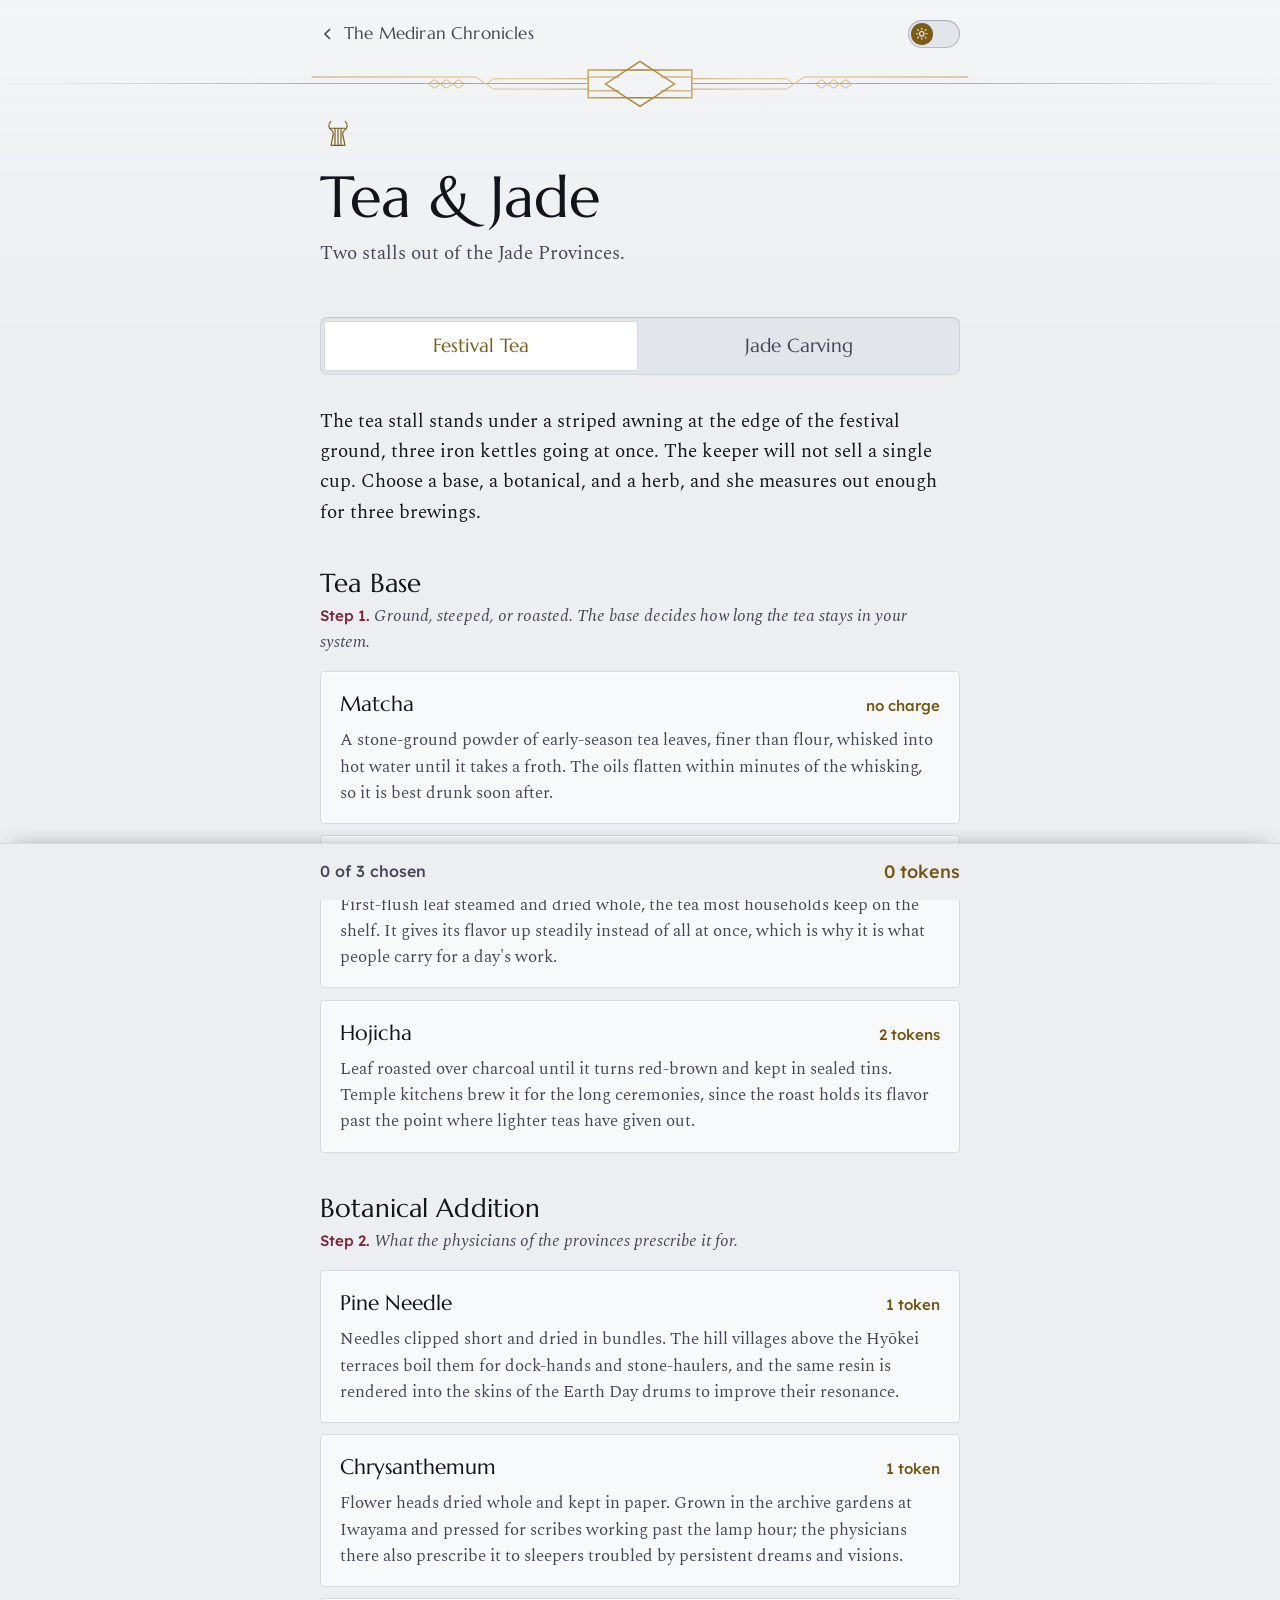
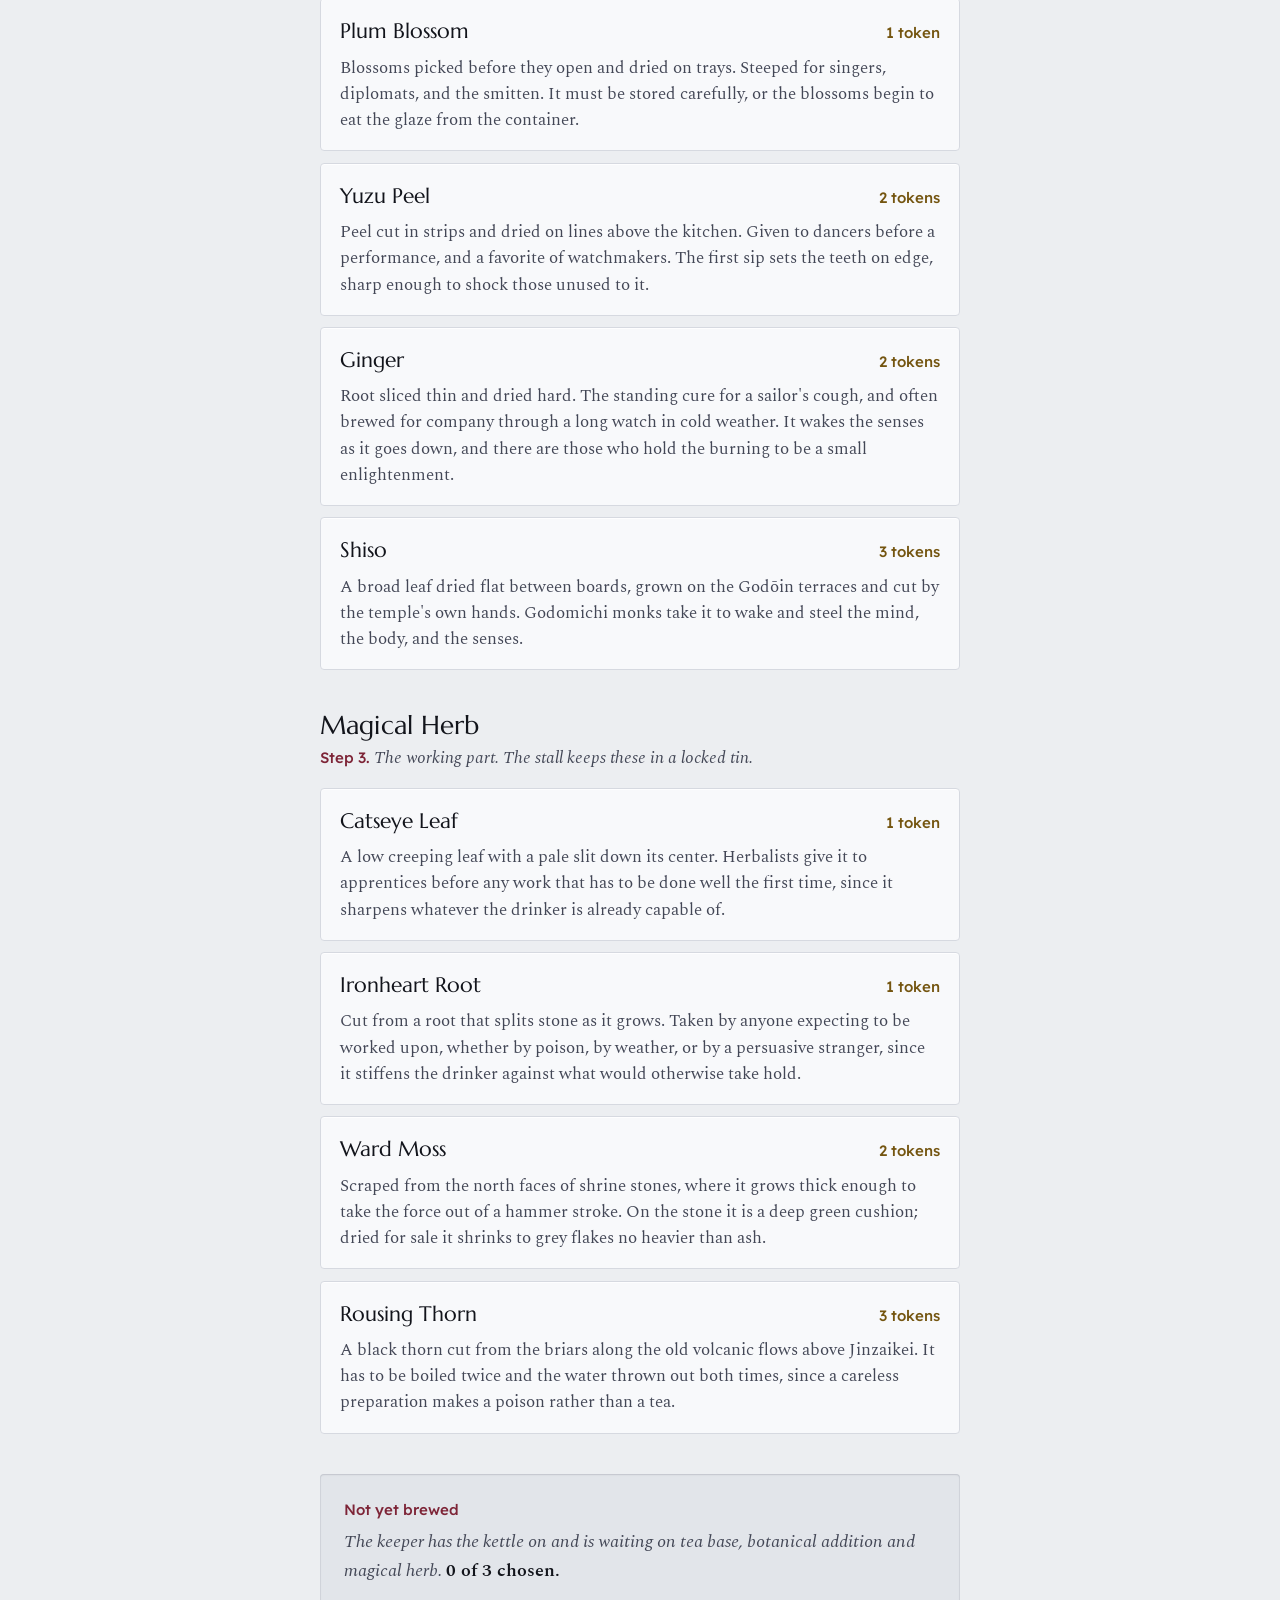
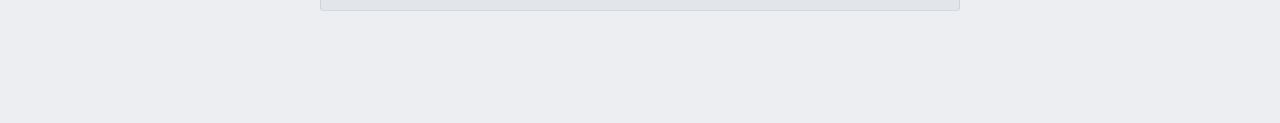
<file: tea-and-jade.html>
<!DOCTYPE html>
<html lang="en">
<head>
<meta charset="UTF-8">
<meta name="viewport" content="width=device-width, initial-scale=1, viewport-fit=cover">
<meta name="color-scheme" content="light dark">
<meta name="theme-color" content="#eceef1" media="(prefers-color-scheme: light)">
<meta name="theme-color" content="#08090f" media="(prefers-color-scheme: dark)">
<meta name="description" content="Blend a festival tea or commission a jade carving from the two Jade Province stalls.">
<title>Tea &amp; Jade – The Mediran Chronicles</title>
<link rel="stylesheet" href="crown.css"><script src="crown.js" defer></script>
<script src="theme.js"></script>
<link rel="preconnect" href="https://fonts.googleapis.com">
<link rel="preconnect" href="https://fonts.gstatic.com" crossorigin>
<link rel="stylesheet" href="https://fonts.googleapis.com/css2?family=Lexend:wght@300..600&family=Marcellus&family=Spectral:ital,wght@0,400;0,500;0,600;1,400;1,600&display=swap">
<link rel="stylesheet" href="medir.css">
<style>
  .wrap {
    position: relative; z-index: 1;
    max-width: var(--page-w); margin: 0 auto;
    padding: 0 var(--pad-r) calc(7rem + env(safe-area-inset-bottom)) var(--pad-l);
  }
  /* the stall in front of you sets the accent: rust for tea, jade for carving */
  #root { --pick: var(--maroon); }
  #root.jade-mode { --pick: var(--jade); }

  /* ── Stall switch: a channel in the stone with a raised block that slides between stalls ── */
  .tabs {
    display: grid; grid-template-columns: 1fr 1fr; gap: 4px;
    margin-bottom: 2rem; padding: 4px;
    background: var(--well-fill); border-radius: calc(var(--r-ctl) + 4px); box-shadow: var(--well-shadow);
  }
  .tab {
    min-height: 50px; padding: .4rem .75rem;
    background: transparent; border: 1px solid transparent; border-radius: var(--r-ctl);
    font-family: var(--font-display); font-size: 1.1875rem; color: var(--text-dim);
  }
  .tab.on { background: var(--btn-fill); border-color: var(--slab-edge); box-shadow: var(--btn-shadow); color: var(--gold); }
  @media (hover: hover) and (pointer: fine) { .tab:not(.on):hover { color: var(--text); } }

  .intro { margin: 0 0 .9rem; max-width: 40rem; font-size: 1.1875rem; line-height: 1.6; color: var(--text); }

  /* ── Steps ── */
  .step-head h2 {
    margin: 2.5rem 0 .3rem;
    font-family: var(--font-display); font-weight: 400;
    font-size: 1.625rem; line-height: 1.2; letter-spacing: .005em; color: var(--text); text-shadow: var(--carve);
  }
  .step-note { margin: 0 0 1rem; font-size: 1.0625rem; font-style: italic; line-height: 1.5; color: var(--text-dim); }
  .step-num { font-family: var(--font-ui); font-style: normal; font-weight: 500; font-size: .9375rem; color: var(--pick); }

  .opt {
    display: block; width: 100%; margin-bottom: .7rem; padding: 1rem 1.2rem 1.05rem;
    text-align: left; color: inherit;
    background: var(--slab-fill); border: 1px solid var(--slab-edge); border-radius: var(--r-card); box-shadow: var(--slab-shadow);
    transition: box-shadow .15s, transform .15s;
  }
  .opt:active { transform: translateY(1px); box-shadow: var(--btn-press); }
  /* chosen: pressed into the stone, edged in the stall's color */
  .opt.on { background: var(--well-fill); border-color: var(--gold-edge); box-shadow: var(--well-shadow), inset 0 0 0 1px var(--gold-edge); }
  @media (hover: hover) and (pointer: fine) { .opt:not(.on):hover { box-shadow: var(--slab-lift); transform: translateY(-1px); } }

  .opt-top { display: flex; align-items: baseline; gap: .75rem; }
  .opt-name { flex: 1; font-family: var(--font-display); font-size: 1.3125rem; color: var(--text); }
  .opt-cost { flex-shrink: 0; font-family: var(--font-ui); font-size: .9375rem; font-weight: 500; color: var(--token); white-space: nowrap; font-variant-numeric: lining-nums tabular-nums; }
  .opt-flavor { margin-top: .35rem; font-size: 1.0625rem; line-height: 1.55; color: var(--text-dim); }

  /* ── Result ── */
  .reveal {
    margin-top: 2.5rem; padding: 1.5rem 1.5rem 1.6rem;
    background: var(--well-fill); border-radius: var(--r-card); box-shadow: var(--well-shadow);
  }
  .reveal.done { background: var(--slab-fill); border: 1px solid var(--slab-edge); box-shadow: var(--slab-lift); }
  .reveal-label { margin-bottom: .4rem; font-family: var(--font-ui); font-size: .9375rem; font-weight: 500; color: var(--pick); }
  .sealed { margin: 0; font-size: 1.125rem; font-style: italic; line-height: 1.6; color: var(--text-dim); }
  .sealed b { font-style: normal; font-weight: 600; color: var(--text); }

  .item-name {
    font-family: var(--font-display); font-weight: 400;
    font-size: 1.875rem; line-height: 1.15; letter-spacing: .005em; color: var(--text);
  }
  .item-price { margin-top: .4rem; font-family: var(--font-ui); font-size: 1rem; font-weight: 500; color: var(--token); }
  .att-badge { margin-top: .6rem; }
  .item-rules { margin-top: 1.1rem; padding-top: 1rem; border-top: 1px solid var(--groove-dark); box-shadow: inset 0 1px 0 var(--groove-light); }
  .rule { margin-bottom: .75rem; max-width: 44rem; font-size: 1.1875rem; line-height: 1.6; }
  .rule:last-child { margin-bottom: 0; }
  .rule b { display: block; font-weight: 600; font-style: italic; color: var(--pick); }
  .caveat { margin: 1.1rem 0 0; padding-top: 1rem; border-top: 1px solid var(--groove-dark); box-shadow: inset 0 1px 0 var(--groove-light); font-size: 1.0625rem; font-style: italic; line-height: 1.55; color: var(--text-dim); }

  .reset {
    width: 100%; min-height: 50px; margin-top: 1.2rem;
    background: var(--btn-fill); border: 1px solid var(--slab-edge); border-radius: var(--r-ctl); box-shadow: var(--btn-shadow);
    font-family: var(--font-ui); font-size: 1rem; font-weight: 500; color: var(--text-dim);
  }
  .reset:active { box-shadow: var(--btn-press); transform: translateY(1px); }

  /* ── Running total ── */
  .tally {
    position: fixed; left: 0; right: 0; bottom: 0; z-index: 40;
    display: flex; align-items: center; gap: .75rem;
    padding: .85rem var(--bar-inline) calc(.85rem + env(safe-area-inset-bottom));
    background: var(--bar-bg); border-top: 1px solid var(--slab-edge);
    box-shadow: inset 0 1px 0 var(--groove-light), 0 -8px 20px -12px rgba(0,0,0,.35);
    font-family: var(--font-ui);
  }
  .tally-steps { flex: 1; min-width: 0; font-size: 1rem; font-weight: 500; color: var(--text-dim); }
  .tally-cost { font-size: 1.125rem; font-weight: 500; color: var(--token); white-space: nowrap; font-variant-numeric: lining-nums tabular-nums; }
</style>
</head>
<body style="--page-w:46rem">
<nav class="medir-bar" aria-label="Site">
  <a class="medir-home" href="index.html"><svg viewBox="0 0 16 16" fill="none" stroke="currentColor" stroke-width="1.6" aria-hidden="true"><path d="M10 3 5 8l5 5"/></svg>The Mediran Chronicles</a>
  <button class="medir-toggle" type="button" role="switch" aria-checked="false" aria-label="Dark mode"><span class="track" aria-hidden="true"><span class="knob"><svg class="i-sun" viewBox="0 0 24 24" fill="none" stroke="currentColor" stroke-width="2" stroke-linecap="round"><circle cx="12" cy="12" r="4"/><path d="M12 2.5v2M12 19.5v2M4.6 4.6l1.4 1.4M18 18l1.4 1.4M2.5 12h2M19.5 12h2M4.6 19.4 6 18M18 6l1.4-1.4"/></svg><svg class="i-moon" viewBox="0 0 24 24" fill="currentColor"><path d="M20 14.5A8 8 0 0 1 9.5 4a8 8 0 1 0 10.5 10.5Z"/></svg></span></span></button>
</nav>

<div class="wrap" id="root">
  <header class="page-head">
    <div class="page-mark"><svg class="sigil" viewBox="0 0 24 24" role="img" aria-label="The Reveler: Festivals, Indulgence, Luck"><title>The Reveler: Festivals, Indulgence, Luck</title><path d="M7.2 3.6C5.2 5.6 5.6 8 7.6 9.4c1.5 1.1 1.6 2.9.7 5.4L7.4 19.6h9.2l-.9-4.8c-.9-2.5-.8-4.3.7-5.4 2-1.4 2.4-3.8.4-5.8M7.4 8.2h9.2M10 8.2v11.4M12 8.2v11.4M14 8.2v11.4"/></svg></div>
    <h1 class="page-title">Tea &amp; Jade</h1>
    <p class="page-sub">Two stalls out of the Jade Provinces.</p>
  </header>

  <div class="tabs" role="group" aria-label="Choose a stall">
    <button class="tab on" data-tab="tea">Festival Tea</button>
    <button class="tab" data-tab="jade">Jade Carving</button>
  </div>

  <main id="panel"></main>
</div>

<div class="tally" id="tally">
  <span class="tally-steps" id="tallySteps"></span>
  <span class="tally-cost" id="tallyCost">0 tokens</span>
</div>

<script>
/* ────────────────────────────────────────────────────────────────
   Flavor is what the stall tells you. The mechanics stay sealed in
   COMPOSE until every component has been chosen.
   ──────────────────────────────────────────────────────────────── */

const TEA = {
  mode:"tea",
  intro:[
    "The tea stall stands under a striped awning at the edge of the festival ground, three iron kettles going at once. The keeper will not sell a single cup. Choose a base, a botanical, and a herb, and she measures out enough for three brewings."
  ],
  steps:[
    { key:"base", label:"Tea Base", num:"Step 1",
      note:"Ground, steeped, or roasted. The base decides how long the tea stays in your system.",
      opts:[
        { id:"matcha", name:"Matcha", cost:0,
          f:"A stone-ground powder of early-season tea leaves, finer than flour, whisked into hot water until it takes a froth. The oils flatten within minutes of the whisking, so it is best drunk soon after." },
        { id:"sencha", name:"Sencha", cost:1,
          f:"First-flush leaf steamed and dried whole, the tea most households keep on the shelf. It gives its flavor up steadily instead of all at once, which is why it is what people carry for a day's work." },
        { id:"hojicha", name:"Hojicha", cost:2,
          f:"Leaf roasted over charcoal until it turns red-brown and kept in sealed tins. Temple kitchens brew it for the long ceremonies, since the roast holds its flavor past the point where lighter teas have given out." }
      ]},
    { key:"bot", label:"Botanical Addition", num:"Step 2",
      note:"What the physicians of the provinces prescribe it for.",
      opts:[
        { id:"pine", name:"Pine Needle", cost:1,
          f:"Needles clipped short and dried in bundles. The hill villages above the Hyōkei terraces boil them for dock-hands and stone-haulers, and the same resin is rendered into the skins of the Earth Day drums to improve their resonance." },
        { id:"chrys", name:"Chrysanthemum", cost:1,
          f:"Flower heads dried whole and kept in paper. Grown in the archive gardens at Iwayama and pressed for scribes working past the lamp hour; the physicians there also prescribe it to sleepers troubled by persistent dreams and visions." },
        { id:"plum", name:"Plum Blossom", cost:1,
          f:"Blossoms picked before they open and dried on trays. Steeped for singers, diplomats, and the smitten. It must be stored carefully, or the blossoms begin to eat the glaze from the container." },
        { id:"yuzu", name:"Yuzu Peel", cost:2,
          f:"Peel cut in strips and dried on lines above the kitchen. Given to dancers before a performance, and a favorite of watchmakers. The first sip sets the teeth on edge, sharp enough to shock those unused to it." },
        { id:"ginger", name:"Ginger", cost:2,
          f:"Root sliced thin and dried hard. The standing cure for a sailor's cough, and often brewed for company through a long watch in cold weather. It wakes the senses as it goes down, and there are those who hold the burning to be a small enlightenment." },
        { id:"shiso", name:"Shiso", cost:3,
          f:"A broad leaf dried flat between boards, grown on the Godōin terraces and cut by the temple's own hands. Godomichi monks take it to wake and steel the mind, the body, and the senses." }
      ]},
    { key:"herb", label:"Magical Herb", num:"Step 3",
      note:"The working part. The stall keeps these in a locked tin.",
      opts:[
        { id:"catseye", name:"Catseye Leaf", cost:1,
          f:"A low creeping leaf with a pale slit down its center. Herbalists give it to apprentices before any work that has to be done well the first time, since it sharpens whatever the drinker is already capable of." },
        { id:"ironheart", name:"Ironheart Root", cost:1,
          f:"Cut from a root that splits stone as it grows. Taken by anyone expecting to be worked upon, whether by poison, by weather, or by a persuasive stranger, since it stiffens the drinker against what would otherwise take hold." },
        { id:"ward", name:"Ward Moss", cost:2,
          f:"Scraped from the north faces of shrine stones, where it grows thick enough to take the force out of a hammer stroke. On the stone it is a deep green cushion; dried for sale it shrinks to grey flakes no heavier than ash." },
        { id:"thorn", name:"Rousing Thorn", cost:3,
          f:"A black thorn cut from the briars along the old volcanic flows above Jinzaikei. It has to be boiled twice and the water thrown out both times, since a careless preparation makes a poison rather than a tea." }
      ]}
  ]
};

const JADE = {
  mode:"jade",
  intro:[
    "The carving stalls run in a row along the festival's eastern edge, each bench under its own oil lamp, each carver working stone brought down from a different seam. A charm is cut to order: a motif, a color of jade, a grade of stone, and a cord to hang it from.",
    "The carvers will say what each stone and each motif is associated with. They will not tell you what the finished charm does. That, they say, is between the stone and whoever wears it."
  ],
  steps:[
    { key:"motif", label:"Carved Motif", num:"Step 1",
      note:"Cut into the face of the stone. The motif is what the charm is for.",
      opts:[
        { id:"eye", name:"Open Eye", cost:2,
          f:"An eye cut open and lidless, the pupil drilled a hair deeper than the rest of the carving. One of the two motifs an apprentice learns first, and worn to sharpen whatever the wearer sets a hand to." },
        { id:"gate", name:"Standing Gate", cost:2,
          f:"A shrine gate in miniature: two posts and a crossbeam no thicker than a fingernail. The other motif every apprentice learns first, worn to hold the wearer's resolve steady against whatever works on it." },
        { id:"paw", name:"Sheltering Paw", cost:3,
          f:"A broad paw laid flat over a smaller figure curled beneath it. The most widely bought sign on the bench, worn by parents and hired bodyguards alike for what it turns aside." },
        { id:"carp", name:"Leaping Carp", cost:4,
          f:"An intricately carved carp mid-leap against a fall of water, the scales cut one by one and the water worked so that it looks ready to resume flowing at any moment. The provinces hold that the only difference between a carp at the top of the falls and one on the rocks below is the will to try once more." }
      ]},
    { key:"color", label:"Jade Color", num:"Step 2",
      note:"Every seam in the provinces carries its own associations.",
      opts:[
        { id:"russet", name:"Russet Jade", cost:1,
          f:"Quarried from the volcanic slopes above Jinzaikei, where it is associated with the Torakei oath-stones and the strength to keep them. A sound piece rings when struck, and the quarry crews sort the stone by ear rather than by eye." },
        { id:"black", name:"Black Jade", cost:1,
          f:"Cut from the deep seams the Kurōyokei work, where it is associated with memory and with what a mind keeps to itself. Scribes' seals are made from it, and the Kurōyokei hold that a seal of black jade cannot be read by anyone it was not meant for." },
        { id:"lavender", name:"Lavender Jade", cost:1,
          f:"Cut from seams at the edge of the sugar swamps, where it is associated with a sweetened tongue and worn by envoys before a bargain. The sweetness runs past its bounds at times, and a piece left in contact with lesser material too long will eat into it." },
        { id:"palegreen", name:"Pale-Green Jade", cost:2,
          f:"Worked in the Unaikei shops at Kazeyama, where it is associated with the speed the clan's couriers are known for. If you hold it and focus, it almost feels as if the stone itself is vibrating with barely contained energy." },
        { id:"white", name:"White Jade", cost:2,
          f:"Gathered from the high scree on Shirogane, where it is associated with endurance and with the dawn. Masters meditate for long hours in the sun wearing these, and the stones are said to catch light and sparkle more readily than other varieties." },
        { id:"deepgreen", name:"Deep-Green Jade", cost:3,
          f:"No carver in the islands will say where it is cut. It is associated with enlightenment of the body, the mind, and the senses together, and is held to sharpen and to shield each of them in equal measure." }
      ]},
    { key:"quality", label:"Jade Quality", num:"Step 3",
      note:"The grade of the stone, which decides how often the charm answers.",
      opts:[
        { id:"clouded", name:"Clouded", cost:1,
          f:"A milky, veined specimen, easily come by and powerful in its own right, though it takes its time rebuilding what it spends." },
        { id:"clear", name:"Clear", cost:3,
          f:"Even in color throughout, with very few inclusions. This grade is given as a gift to mark the important moments of a life." },
        { id:"flawless", name:"Flawless", cost:7,
          f:"No lamp finds a single flaw anywhere in the stone. It is the grade the affluent of the islands will carry, though it is said that truly understanding such a stone means becoming one with it." }
      ]},
    { key:"cord", label:"Cord", num:"Step 4",
      note:"Braided at the next bench over, and it decides how far the charm reaches.",
      opts:[
        { id:"hemp", name:"Hemp Cord", cost:0,
          f:"Plain twisted hemp, easy to mend and easier to replace whenever it frays." },
        { id:"silk", name:"Silk Cord", cost:2,
          f:"Dyed silk braided by the cord-makers' guild. It draws out the natural qualities of the jade and carries its working to whoever is standing close." },
        { id:"gold", name:"Gold-Thread Cord", cost:3,
          f:"The finest silk wound with drawn gold, sold by the finger-length. Leaders favor it, since it is said to lend heart to everyone within its reach." }
      ]}
  ]
};

/* ── Sealed mechanics ── */
const ABIL = { pine:"Strength", chrys:"Intelligence", plum:"Charisma", yuzu:"Dexterity", ginger:"Constitution", shiso:"Wisdom",
               russet:"Strength", black:"Intelligence", lavender:"Charisma", palegreen:"Dexterity", white:"Constitution", deepgreen:"Wisdom" };
const DMG  = { pine:"Thunder", chrys:"Psychic", plum:"Acid", yuzu:"Lightning", ginger:"Radiant", shiso:"Force",
               russet:"Thunder", black:"Psychic", lavender:"Acid", palegreen:"Lightning", white:"Radiant", deepgreen:"Force" };

const BASE_NAME = { matcha:"Matcha", sencha:"Sencha", hojicha:"Hojicha" };

function teaRules(s) {
  const a = ABIL[s.bot], d = DMG[s.bot], b = s.base;
  const out = [];
  if (s.herb === "catseye" || s.herb === "ironheart") {
    const many = s.herb === "catseye" ? a + " checks" : a + " saving throws";
    const one  = s.herb === "catseye" ? a + " check"  : a + " saving throw";
    out.push({ h:"Effect", t:
      b === "matcha"  ? "You gain a +1 bonus to the next " + one + " you make within the next hour." :
      b === "sencha"  ? "You gain a +1 bonus to " + many + " for 1 hour." :
                        "You gain a +1 bonus to " + many + " until you finish a Long Rest." });
  }
  if (s.herb === "ward") {
    out.push({ h:"Effect", t:
      b === "matcha"  ? "You have Resistance to the next " + d + " damage you take within the next hour." :
      b === "sencha"  ? "You have Resistance to " + d + " damage for 1 hour." :
                        "You have Resistance to " + d + " damage until you finish a Long Rest." });
  }
  if (s.herb === "thorn") {
    out.push({ h:"Effect", t:
      b === "matcha"  ? "The next time you deal damage within the next hour, one creature that took that damage takes an extra 3d6 " + d + " damage." :
      b === "sencha"  ? "Once on each of your turns when you deal damage with an attack or a spell, one creature that took that damage takes an extra 1d6 " + d + " damage. This effect lasts for 1 hour." :
                        "Once on each of your turns when you deal damage with an attack or a spell, one creature that took that damage takes an extra 1d6 " + d + " damage. This effect lasts until the next dawn." });
    out.push({ h:"Limit", t:"The extra damage applies to only one creature per turn, no matter how many attacks you make or how many creatures your spell affects." });
  }
  return out;
}

function teaName(s) {
  const bot  = TEA.steps[1].opts.find(o => o.id === s.bot).name;
  const herb = TEA.steps[2].opts.find(o => o.id === s.herb).name;
  return BASE_NAME[s.base] + " with " + bot + " and " + herb;
}

const RECIP = {
  hemp: "you",
  silk: "you or a creature you can see within 15 feet of you",
  gold: "you or a creature you can see within 30 feet of you"
};

function jadeRules(s) {
  const a = ABIL[s.color], d = DMG[s.color], who = RECIP[s.cord], out = [];
  const an = /^[AEIOU]/.test(a) ? "an " : "a ";
  if (s.motif === "eye")
    out.push({ h:"Effect", t:"When " + who + " makes " + an + a + " check, you can expend a use of the charm to add 1d4 to the roll. You can do so after the d20 is rolled but before you learn whether the check succeeded." });
  if (s.motif === "gate")
    out.push({ h:"Effect", t:"When " + who + " makes " + an + a + " saving throw, you can expend a use of the charm to add 1d4 to the roll. You can do so after the d20 is rolled but before you learn whether the save succeeded." });
  if (s.motif === "paw")
    out.push({ h:"Effect", t:"When " + who + " takes " + d + " damage, you can expend a use of the charm to reduce that damage by 1d6 plus your Proficiency Bonus." });
  if (s.motif === "carp")
    out.push({ h:"Effect", t:"When " + who + " fails " + an + a + " check or " + an + a + " saving throw, you can expend a use of the charm to let that creature reroll the d20 and add 1d4 to the roll. It must use the new result." });

  out.push({ h:"Uses", t:
    s.quality === "clouded" ? "The charm has 1 use. It regains that use 7 days after the use is expended." :
    s.quality === "clear"   ? "The charm has 1 use. It regains that use daily at dawn." :
                              "The charm has a number of uses equal to your Proficiency Bonus. It regains all expended uses daily at dawn." });
  out.push({ h:"Bearer", t:"You decide when one of the charm's uses is expended, including when the effect benefits another creature." });
  return out;
}

const COLOR_SHORT = { russet:"Russet", black:"Black", lavender:"Lavender", palegreen:"Pale-Green", white:"White", deepgreen:"Deep-Green" };
const MOTIF_SHORT = { eye:"Open Eye", gate:"Standing Gate", paw:"Sheltering Paw", carp:"Leaping Carp" };
const QUAL_SHORT  = { clouded:"Clouded", clear:"Clear", flawless:"Flawless" };
const CORD_SHORT  = { hemp:"Hemp", silk:"Silk", gold:"Gold-Thread" };

function jadeName(s) {
  return QUAL_SHORT[s.quality] + " " + COLOR_SHORT[s.color] + " " + MOTIF_SHORT[s.motif] + " on " + CORD_SHORT[s.cord];
}

/* ── State and rendering ── */
const SETS = { tea:TEA, jade:JADE };
let tab = "tea";
const sel = { tea:{}, jade:{} };

const panel = document.getElementById("panel");
const root  = document.getElementById("root");

function render() {
  const set = SETS[tab], s = sel[tab];
  root.classList.toggle("jade-mode", tab === "jade");

  let html = set.intro.map(p => `<p class="intro">${p}</p>`).join("");

  set.steps.forEach(step => {
    html += `<div class="step-head"><h2>${step.label}</h2></div>
             <div class="step-note"><span class="step-num">${step.num}.</span> ${step.note}</div>`;
    html += step.opts.map(o => `
      <button class="opt${s[step.key] === o.id ? " on" : ""}" data-step="${step.key}" data-id="${o.id}">
        <div class="opt-top">
          <span class="opt-name">${o.name}</span>
          <span class="opt-cost">${o.cost === 0 ? "no charge" : o.cost + (o.cost === 1 ? " token" : " tokens")}</span>
        </div>
        <div class="opt-flavor">${o.f}</div>
      </button>`).join("");
  });

  html += revealHTML();
  panel.innerHTML = html;
  tally();
}

function chosenCount() {
  const set = SETS[tab], s = sel[tab];
  return set.steps.filter(st => s[st.key]).length;
}
function cost() {
  const set = SETS[tab], s = sel[tab];
  return set.steps.reduce((sum, st) => {
    const o = st.opts.find(x => x.id === s[st.key]);
    return sum + (o ? o.cost : 0);
  }, 0);
}

function revealHTML() {
  const set = SETS[tab], s = sel[tab], total = set.steps.length, have = chosenCount();

  if (have < total) {
    const left = set.steps.filter(st => !s[st.key]).map(st => st.label.toLowerCase());
    const word = left.length === 1 ? "the " + left[0] : left.slice(0,-1).join(", ") + " and " + left.slice(-1);
    return `<div class="reveal">
      <div class="reveal-label">${tab === "tea" ? "Not yet brewed" : "Not yet cut"}</div>
      <p class="sealed">${tab === "tea"
        ? "The keeper has the kettle on and is waiting on " + word + ". <b>" + have + " of " + total + " chosen.</b>"
        : "The carver has the blank on the bench and is waiting on " + word + ". <b>" + have + " of " + total + " chosen.</b>"}</p>
    </div>`;
  }

  const rules = tab === "tea" ? teaRules(s) : jadeRules(s);
  const name  = tab === "tea" ? teaName(s)  : jadeName(s);
  const c = cost();

  const caveat = tab === "tea"
    ? "A purchase is three servings. Each serving is brewed and drunk separately and carries the full effect. A creature can benefit from only one festival tea at a time; drinking another serving ends any effect from a previous festival tea."
    : "A creature can benefit from only one jade charm on a single roll or a single instance of damage. Identical jade-charm effects don't stack.";

  const att = (tab === "jade" && s.quality === "flawless") ? `<div class="att-badge">Requires Attunement</div>` : "";

  return `<div class="reveal done">
    <div class="reveal-label">${tab === "tea" ? "Brewed" : "Cut and strung"}</div>
    <div class="item-name">${name}</div>
    <div class="item-price">${c} ${c === 1 ? "token" : "tokens"}${tab === "tea" ? " for three servings" : ""}</div>
    ${att}
    <div class="item-rules">${rules.map(r => `<div class="rule"><b>${r.h}</b>${r.t}</div>`).join("")}</div>
    <p class="caveat">${caveat}</p>
    <button class="reset" id="reset">Start over</button>
  </div>`;
}

function tally() {
  const set = SETS[tab], have = chosenCount(), total = set.steps.length, c = cost();
  document.getElementById("tallySteps").textContent = have === total
    ? (tab === "tea" ? "Tea complete" : "Charm complete")
    : have + " of " + total + " chosen";
  document.getElementById("tallyCost").textContent = c + (c === 1 ? " token" : " tokens");
}

panel.addEventListener("click", e => {
  const o = e.target.closest(".opt");
  if (o) {
    const s = sel[tab];
    s[o.dataset.step] = (s[o.dataset.step] === o.dataset.id) ? undefined : o.dataset.id;
    const y = window.scrollY;
    render();
    window.scrollTo(0, y);
    return;
  }
  if (e.target.id === "reset") { sel[tab] = {}; render(); window.scrollTo({ top:0, behavior:"smooth" }); }
});

document.querySelector(".tabs").addEventListener("click", e => {
  const t = e.target.closest(".tab"); if (!t) return;
  tab = t.dataset.tab;
  document.querySelectorAll(".tab").forEach(x => x.classList.toggle("on", x === t));
  render();
  window.scrollTo({ top:0, behavior:"smooth" });
});

document.getElementById("tally").addEventListener("click", () => {
  const r = document.querySelector(".reveal");
  if (r) r.scrollIntoView({ behavior:"smooth", block:"center" });
});

render();
</script>
</body>
</html>
</file>
<file: crown.css>
/* The Mediran Chronicles · header ornament
   Dark: a field of stars in the night gradient. Light: a gold inlaid rule. */
.crown {
  position: absolute; top: 0; left: 0; right: 0; z-index: 0;
  height: clamp(18rem, 42vw, 30rem);
  overflow: hidden; pointer-events: none;
  -webkit-mask-image: linear-gradient(180deg, #000 0%, #000 45%, transparent 100%);
          mask-image: linear-gradient(180deg, #000 0%, #000 45%, transparent 100%);
}
.crown > * { position: absolute; inset: 0; }
.crown .inlay { display: none; top: calc(env(safe-area-inset-top) + 3.6rem); bottom: auto; height: auto; }
.crown .inlay svg { position: relative; display: block; width: min(54rem, 100% - 2rem); height: auto; margin-inline: auto; overflow: visible; }
/* the rule runs on from the ornament to each edge, thinning to nothing */
.crown .inlay .run { position: absolute; top: 50%; width: calc(50% - min(54rem, 100% - 2rem) * .06); height: 1.5px; margin-top: -.75px; background: var(--run); }
.crown .inlay .run.l { left: 0;  --run: linear-gradient(90deg, rgba(214,180,98,0), #d4b062 50%, #c29d48); }
.crown .inlay .run.r { right: 0; --run: linear-gradient(270deg, rgba(214,180,98,0), #d4b062 50%, #c29d48); }

/* ── Night: stars ── */
.crown .star {
  position: absolute; border-radius: 50%;
  background: #e9ecf7;
  animation: twinkle var(--d) ease-in-out var(--w) infinite;
  opacity: var(--o);
}
.crown .star.warm { background: #f1dfae; }
.crown .spark {
  position: absolute; width: var(--s); height: var(--s); color: #e6c983;
  animation: twinkle var(--d) ease-in-out var(--w) infinite;
  opacity: var(--o);
  filter: drop-shadow(0 0 3px rgba(230,201,131,.6));
}
.crown .spark svg { width: 100%; height: 100%; fill: currentColor; }
@keyframes twinkle {
  0%, 100% { opacity: var(--o); transform: scale(1); }
  50%      { opacity: calc(var(--o) * .2); transform: scale(.7); }
}

/* ── Day: a gold inlaid rule ── */
:root[data-theme="light"] .crown .sky { display: none; }
:root[data-theme="light"] .crown .inlay { display: block; }
@media (prefers-color-scheme: light) {
  :root:not([data-theme]) .crown .sky { display: none; }
  :root:not([data-theme]) .crown .inlay { display: block; }
}
.crown .inlay .gl { fill: none; stroke: url(#crownGold); stroke-width: 1.5; vector-effect: non-scaling-stroke; stroke-linejoin: miter; }
.crown .inlay .gl.fine { stroke-width: 1; }
.crown .inlay .gf { fill: url(#crownGold); }

@media (prefers-reduced-motion: reduce) {
  .crown .star, .crown .spark { animation: none; }
}
@media print { .crown { display: none; } }

/* ── Day: the rule draws itself in from the centre, then catches the light now and then ── */
.crown .inlay .draw .gl { stroke-dasharray: 1; stroke-dashoffset: 1; animation: crown-draw 1.1s cubic-bezier(.45,.05,.25,1) var(--dl) forwards; }
.crown .inlay .shine { filter: drop-shadow(0 0 2px rgba(240,196,84,.9)) drop-shadow(0 0 6px rgba(240,196,84,.55)); }
.crown .inlay .shine .gl { stroke: url(#crownShine); stroke-width: 1.8; opacity: 0; animation: crown-show .01s linear 2s forwards; }
.crown .inlay .run { transform: scaleX(0); animation: crown-run 1.4s cubic-bezier(.3,.1,.2,1) 1.1s forwards; }
.crown .inlay .run.l { transform-origin: right center; }
.crown .inlay .run.r { transform-origin: left center; }
/* the shine carries on along the rule out to the edges */
.crown .inlay .run::after {
  content: ''; position: absolute; inset: -1px 0; opacity: 0;
  background: linear-gradient(90deg, transparent, #ffe9a8, transparent) no-repeat;
  box-shadow: none; filter: drop-shadow(0 0 3px rgba(240,196,84,.9));
  background-size: 9rem 100%;
}
.crown .inlay .run.r::after { animation: crown-sweep-r 9s linear 2s infinite; }
.crown .inlay .run.l::after { animation: crown-sweep-l 9s linear 2s infinite; }
@keyframes crown-draw { to { stroke-dashoffset: 0; } }
@keyframes crown-show { to { opacity: 1; } }
@keyframes crown-run  { to { transform: scaleX(1); } }
/* one band of light crosses the whole rule from left to right: left run, ornament, right run */
@keyframes crown-sweep-l { 0%, 15% { opacity: 1; background-position: -9rem 0; } 35% { opacity: 1; background-position: calc(100% + 9rem) 0; } 36%, 100% { opacity: 0; } }
@keyframes crown-sweep-r { 0%, 59% { opacity: 1; background-position: -9rem 0; } 80% { opacity: 1; background-position: calc(100% + 9rem) 0; } 81%, 100% { opacity: 0; } }
@media (prefers-reduced-motion: reduce) {
  .crown .inlay .draw .gl { animation: none; stroke-dashoffset: 0; }
  .crown .inlay .run { animation: none; transform: none; }
  .crown .inlay .shine, .crown .inlay .run::after { display: none; }
}
</file>
<file: medir.css>
/* ════════════════════════════════════════════════════════════════
   The Mediran Chronicles · shared styles

   Built around the Fifteen Ascendants. Dark is the night sky the
   starreaders chart; light is moonstone. Surfaces are flat and cut
   with hairlines, gold is the Radiant Path's gold and marks anything
   chosen, and each page carries the sigil of the Ascendant whose
   domain it falls under.

   Type: Marcellus (titles and names), Spectral (reading), Lexend
   (buttons, labels, numbers). Sizes are in rem so browser zoom and
   phone text settings scale them.
   ════════════════════════════════════════════════════════════════ */

:root,
:root[data-theme="light"] {
  color-scheme: light;

  --bg:          #eceef1;   /* moonstone */
  --bg-deep:     #e3e6eb;
  --surface:     #f8f9fb;
  --surface-2:   #ffffff;
  --surface-3:   #e2e5ea;
  --border:      #d6d9e0;
  --border-hi:   #b8bcc7;
  --line:        #a3a8b5;

  --text:        #12141b;
  --text-dim:    #434756;
  --text-ghost:  #5a5e6d;
  --on-accent:   #ffffff;

  --gold:        #7a5c16;  --gold-rgb: 122,92,22;   /* the Radiant Path's gold, as ink */
  --gold-line:   #b08a3a;                            /* gold as a hairline or rule */
  --blue:        #1f3a70;  --blue-rgb: 31,58,112;
  --blue-mid:    #2f4f8c;
  --blue-deep:   #12141b;
  --maroon:      #7d2437;  --maroon-rgb: 125,36,55;
  --mauve:       #634a78;
  --jade:        #2a6047;  --jade-rgb: 42,96,71;
  --token:       #745510;

  --co: #5c5040;  --uc: #2a6136;  --ra: #24508f;  --vr: #5e4686;  --lg: #7e2f6c;  --at: #1f5f5e;
  --by: #6a5000;  --bo: #883a10;  --br: #8a1d30;

  --c-atticus: #735412;  --c-evessa: #634a78;  --c-fizz: #87461a;  --c-jet: #8a2e2e;
  --c-otho:    #2a6136;  --c-raiten: #1f5585;  --c-party: #52545c;

  --t-living: #2f6070;  --t-living-bg: #e6eef0;  --t-couchant: #2c5a37;
  --t-rampant: #8a2a2a; --t-chorus: #55468a;     --t-unreigned: #b9bdc8;

  --hi:          rgba(255,255,255,.9);   /* the lit top edge of a cut surface */
  --sunk:        inset 0 1px 2px rgba(18,20,27,.10);
  --bar-bg:      #eceef1;
  --gold-tint:   .07;
  --scrim:       rgba(18,20,27,.42);

  --page-texture: linear-gradient(180deg, #f4f5f7 0%, rgba(244,245,247,0) 38%);
}

:root[data-theme="dark"] {
  color-scheme: dark;

  --bg:          #08090f;   /* night */
  --bg-deep:     #06070b;
  --surface:     #10121a;
  --surface-2:   #151823;
  --surface-3:   #05060a;
  --border:      #22263a;
  --border-hi:   #33384f;
  --line:        #474d66;

  --text:        #ebeaf2;
  --text-dim:    #a5a7b8;
  --text-ghost:  #8a8c9e;
  --on-accent:   #08090f;

  --gold:        #dcbb72;  --gold-rgb: 220,187,114;
  --gold-line:   #a98c4c;
  --blue:        #9cb9f2;  --blue-rgb: 156,185,242;
  --blue-mid:    #7a9ad8;
  --blue-deep:   #ebeaf2;
  --maroon:      #e8909f;  --maroon-rgb: 232,144,159;
  --mauve:       #c2a8d8;
  --jade:        #63c497;  --jade-rgb: 99,196,151;
  --token:       #e6bd5f;

  --co: #b0a796;  --uc: #45bf75;  --ra: #5ea6e6;  --vr: #a58cea;  --lg: #d470d4;  --at: #40d0d0;
  --by: #d4ab2a;  --bo: #e5794a;  --br: #ec6a80;

  --c-atticus: #d4ab5a;  --c-evessa: #b9a0d6;  --c-fizz: #df9a64;  --c-jet: #e57a72;
  --c-otho:    #79bf84;  --c-raiten: #6fb4ea;  --c-party: #a2a9b8;

  --t-living: #5aa3b8;  --t-living-bg: #0f1a22;  --t-couchant: #66b479;
  --t-rampant: #e06a6a; --t-chorus: #a594e0;     --t-unreigned: #3a3f55;

  --hi:          rgba(200,210,255,.045);
  --sunk:        inset 0 1px 2px rgba(0,0,0,.6);
  --bar-bg:      #0b0c13;
  --gold-tint:   .12;
  --scrim:       rgba(0,0,0,.66);

  --page-texture: radial-gradient(ellipse 70% 45% at 50% -5%, #121630 0%, rgba(18,22,48,0) 70%);
}

/* Material tokens the page styles use. Everything is flat and cut with a
   hairline: panels sit on the page with a lit top edge, wells are sunk a
   pixel, and gold marks anything chosen. */
:root {
  --slab-fill:   var(--surface);
  --slab-edge:   var(--border);
  --slab-shadow: inset 0 1px 0 var(--hi);
  --slab-lift:   inset 0 1px 0 var(--hi), 0 0 0 1px var(--border-hi);
  --well-fill:   var(--surface-3);
  --well-shadow: var(--sunk), inset 0 0 0 1px var(--border);
  --btn-fill:    var(--surface-2);
  --btn-shadow:  inset 0 1px 0 var(--hi);
  --btn-press:   var(--sunk);
  --gold-fill:   rgba(var(--gold-rgb), var(--gold-tint));
  --gold-shadow: inset 0 0 0 1px var(--gold-line);
  --gold-edge:   var(--gold-line);
  --on-gold:     var(--gold);
  --groove-dark: var(--border);
  --groove-light: transparent;
  --carve:       none;

  --maroon-bg: rgba(var(--maroon-rgb),.08);  --maroon-bd: rgba(var(--maroon-rgb),.40);
  --blue-bd:   rgba(var(--blue-rgb),.40);
  --jade-bg:   rgba(var(--jade-rgb),.08);    --jade-bd:   rgba(var(--jade-rgb),.40);

  --surface2: var(--surface-2);   /* names the Caelric tree uses */
  --dim:      var(--text-dim);
  --ghost:    var(--text-ghost);

  --font-display: 'Marcellus', 'Optima', 'Palatino Linotype', Georgia, serif;
  --font-ui:      'Lexend', system-ui, -apple-system, 'Segoe UI', Roboto, sans-serif;
  --font-text:    'Spectral', Georgia, 'Times New Roman', serif;
  --font-kanji:   'Noto Serif JP', 'Hiragino Mincho ProN', 'Yu Mincho', 'MS Mincho', serif;

  --r-card: 4px;
  --r-ctl:  3px;
  --r-pill: 3px;

  --page-w: 72rem;
  --gutter: clamp(1rem, 4vw, 3rem);
  --pad-l: max(var(--gutter), env(safe-area-inset-left));
  --pad-r: max(var(--gutter), env(safe-area-inset-right));
}

/* ── Base ─────────────────────────────────────────────────────── */
*, *::before, *::after { box-sizing: border-box; }

html {
  font-size: 100%;
  -webkit-text-size-adjust: 100%;
  text-size-adjust: 100%;
  background: var(--bg);
  scroll-padding-top: 6rem;
}
@media (min-width: 1700px) { html { font-size: 106.25%; } }   /* the television */
@media (min-width: 2300px) { html { font-size: 118.75%; } }

body {
  margin: 0;
  min-height: 100vh;
  min-height: 100svh;
  background: var(--bg);
  color: var(--text);
  font-family: var(--font-text);
  font-size: 1.1875rem;
  line-height: 1.6;
  font-variant-numeric: lining-nums;
  -webkit-font-smoothing: antialiased;
  text-rendering: optimizeLegibility;
  overflow-wrap: break-word;
  --bar-inline: max(var(--pad-l), calc((100% - var(--page-w)) / 2 + var(--gutter)));
}
body::before {
  content: ''; position: fixed; inset: 0; z-index: 0; pointer-events: none;
  background: var(--page-texture);
}

a, button, input, select, [role="tab"] { -webkit-tap-highlight-color: transparent; }
button, a { touch-action: manipulation; }
button, input, select, textarea { font: inherit; color: inherit; }
button { cursor: pointer; }
img, svg { display: block; max-width: 100%; }

:focus-visible { outline: 1px solid var(--gold); outline-offset: 3px; }
::selection { background: rgba(var(--gold-rgb), .28); }

.kanji { font-family: var(--font-kanji); font-style: normal; font-weight: 400; }

@media (prefers-reduced-motion: reduce) {
  *, *::before, *::after { animation: none !important; transition: none !important; scroll-behavior: auto !important; }
}

/* ── Sigils: each Ascendant's icon, drawn as an engraved line ── */
.sigil {
  flex-shrink: 0; width: 1em; height: 1em; overflow: visible;
  fill: none; stroke: currentColor; stroke-width: 1.15; stroke-linecap: round; stroke-linejoin: round;
  vector-effect: non-scaling-stroke;
}
.sigil * { vector-effect: non-scaling-stroke; }
.sigil .fill { fill: currentColor; }

/* ── Top bar ─────────────────────────────────────────────────── */
.medir-bar {
  position: relative; z-index: 30;
  display: flex; align-items: center; justify-content: space-between; gap: 1rem;
  max-width: var(--page-w); margin: 0 auto;
  padding: max(.75rem, env(safe-area-inset-top)) var(--pad-r) 0 var(--pad-l);
}
.medir-bar.is-hub { justify-content: flex-end; }

.medir-home {
  display: inline-flex; align-items: center; gap: .5rem;
  min-height: 44px; margin-left: -.4rem; padding: 0 .4rem;
  font-family: var(--font-display); font-size: 1.0625rem; letter-spacing: .01em;
  color: var(--text-dim); text-decoration: none;
}
.medir-home svg { width: 1rem; height: 1rem; flex-shrink: 0; }

/* the theme switch: a gold bead in a hairline channel */
.medir-toggle {
  display: inline-flex; align-items: center; justify-content: center;
  min-width: 44px; min-height: 44px; margin-right: -.25rem; padding: 0 .25rem;
  background: none; border: 0;
}
.medir-toggle .track {
  position: relative; display: block; width: 3.25rem; height: 1.75rem;
  background: var(--surface-3); border-radius: 999px; box-shadow: var(--sunk), inset 0 0 0 1px var(--border-hi);
}
.medir-toggle .knob {
  position: absolute; top: .2rem; left: .2rem;
  display: grid; place-items: center; width: 1.35rem; height: 1.35rem;
  background: var(--gold); border-radius: 50%;
  color: var(--bg);
  transition: transform .22s cubic-bezier(.3,.7,.2,1);
}
.medir-toggle svg { width: .85rem; height: .85rem; }
.medir-toggle .i-moon { display: none; }
:root[data-theme="dark"] .medir-toggle .knob   { transform: translateX(1.5rem); }
:root[data-theme="dark"] .medir-toggle .i-moon { display: block; }
:root[data-theme="dark"] .medir-toggle .i-sun  { display: none; }

@media (hover: hover) and (pointer: fine) { .medir-home:hover { color: var(--text); } }
.medir-home:active { color: var(--text); }

/* ── Page heading ────────────────────────────────────────────── */
.page-head { margin: clamp(1.75rem, 5vw, 3.75rem) 0 clamp(1.75rem, 4vw, 3rem); }
.page-mark {
  display: flex; align-items: center; gap: .6rem;
  margin-bottom: .9rem;
  font-family: var(--font-ui); font-size: .9375rem; color: var(--text-dim);
}
.page-mark .sigil { width: 2.25rem; height: 2.25rem; color: var(--gold); }
.page-title {
  margin: 0;
  font-family: var(--font-display); font-weight: 400;
  font-size: clamp(2.125rem, 1.4rem + 2.8vw, 3.75rem);
  line-height: 1.06; letter-spacing: 0;
  color: var(--text);
  text-wrap: balance;
}
.page-sub {
  margin: .75rem 0 0; max-width: 38rem;
  font-size: 1.1875rem; line-height: 1.5; color: var(--text-dim);
}

/* ── Badges: a rarity mark and its name ──────────────────────── */
.badge, .att-badge {
  --c: var(--text-dim);
  display: inline-flex; align-items: center; gap: .45em;
  padding: .1rem .55rem .1rem .45rem;
  font-family: var(--font-ui); font-size: .875rem; font-weight: 400; line-height: 1.5; white-space: nowrap;
  color: var(--c); background: transparent; border: 1px solid color-mix(in srgb, var(--c) 45%, transparent);
  border-radius: 2px; box-shadow: none;
}
.badge::before, .att-badge::before {
  content: ''; flex-shrink: 0; width: .5em; height: .5em; transform: rotate(45deg);
  background: var(--c);
}
.badge.co { --c: var(--co); }
.badge.uc { --c: var(--uc); }
.badge.ra { --c: var(--ra); }
.badge.vr { --c: var(--vr); }
.badge.lg { --c: var(--lg); }
.badge.at, .att-badge { --c: var(--at); }
.badge.one { --c: var(--maroon); }
.badge.bd  { --c: var(--gold); }
.badge.bt  { --c: var(--tc, var(--text-dim)); }
.badge.unat { --c: var(--text-ghost); }
.badge.unat::before { background: none; box-shadow: inset 0 0 0 1px var(--text-ghost); }

@media print {
  .medir-bar, body::before { display: none; }
  body { background: #fff; color: #000; }
}
</file>
